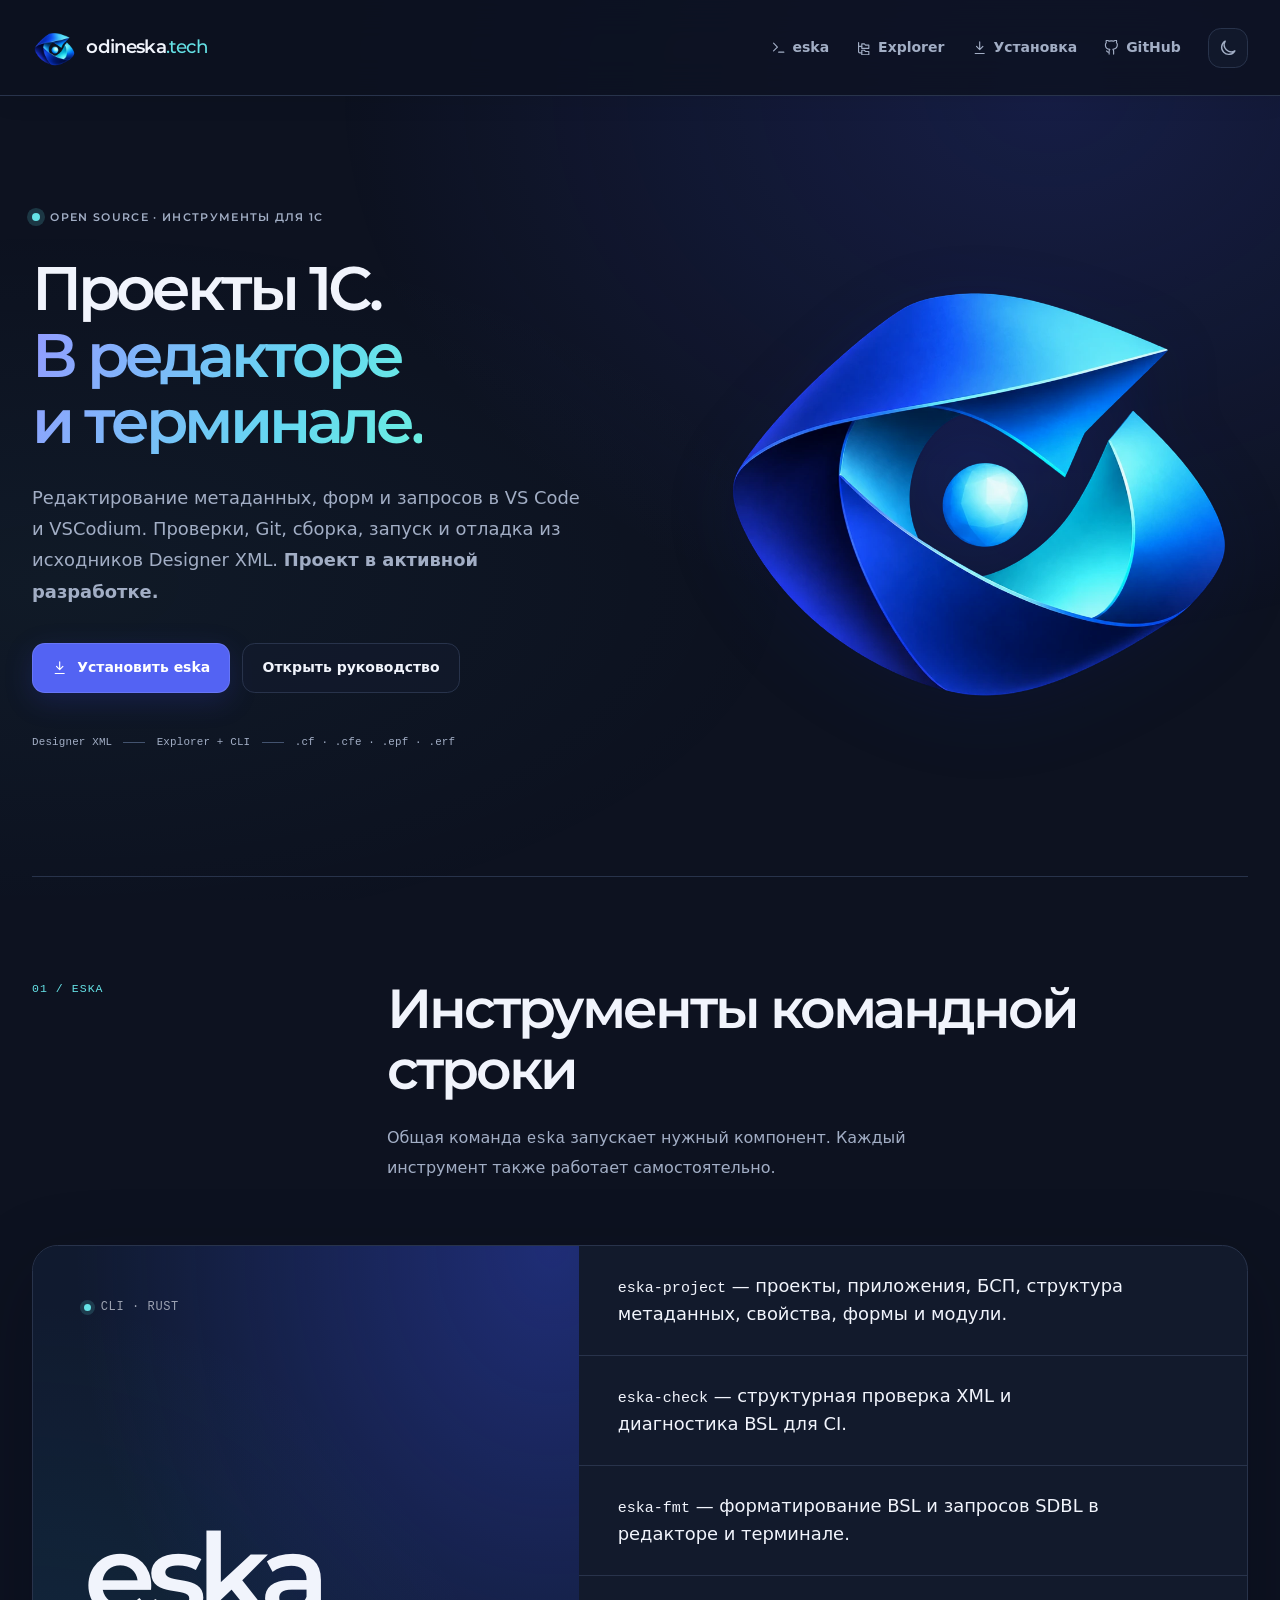
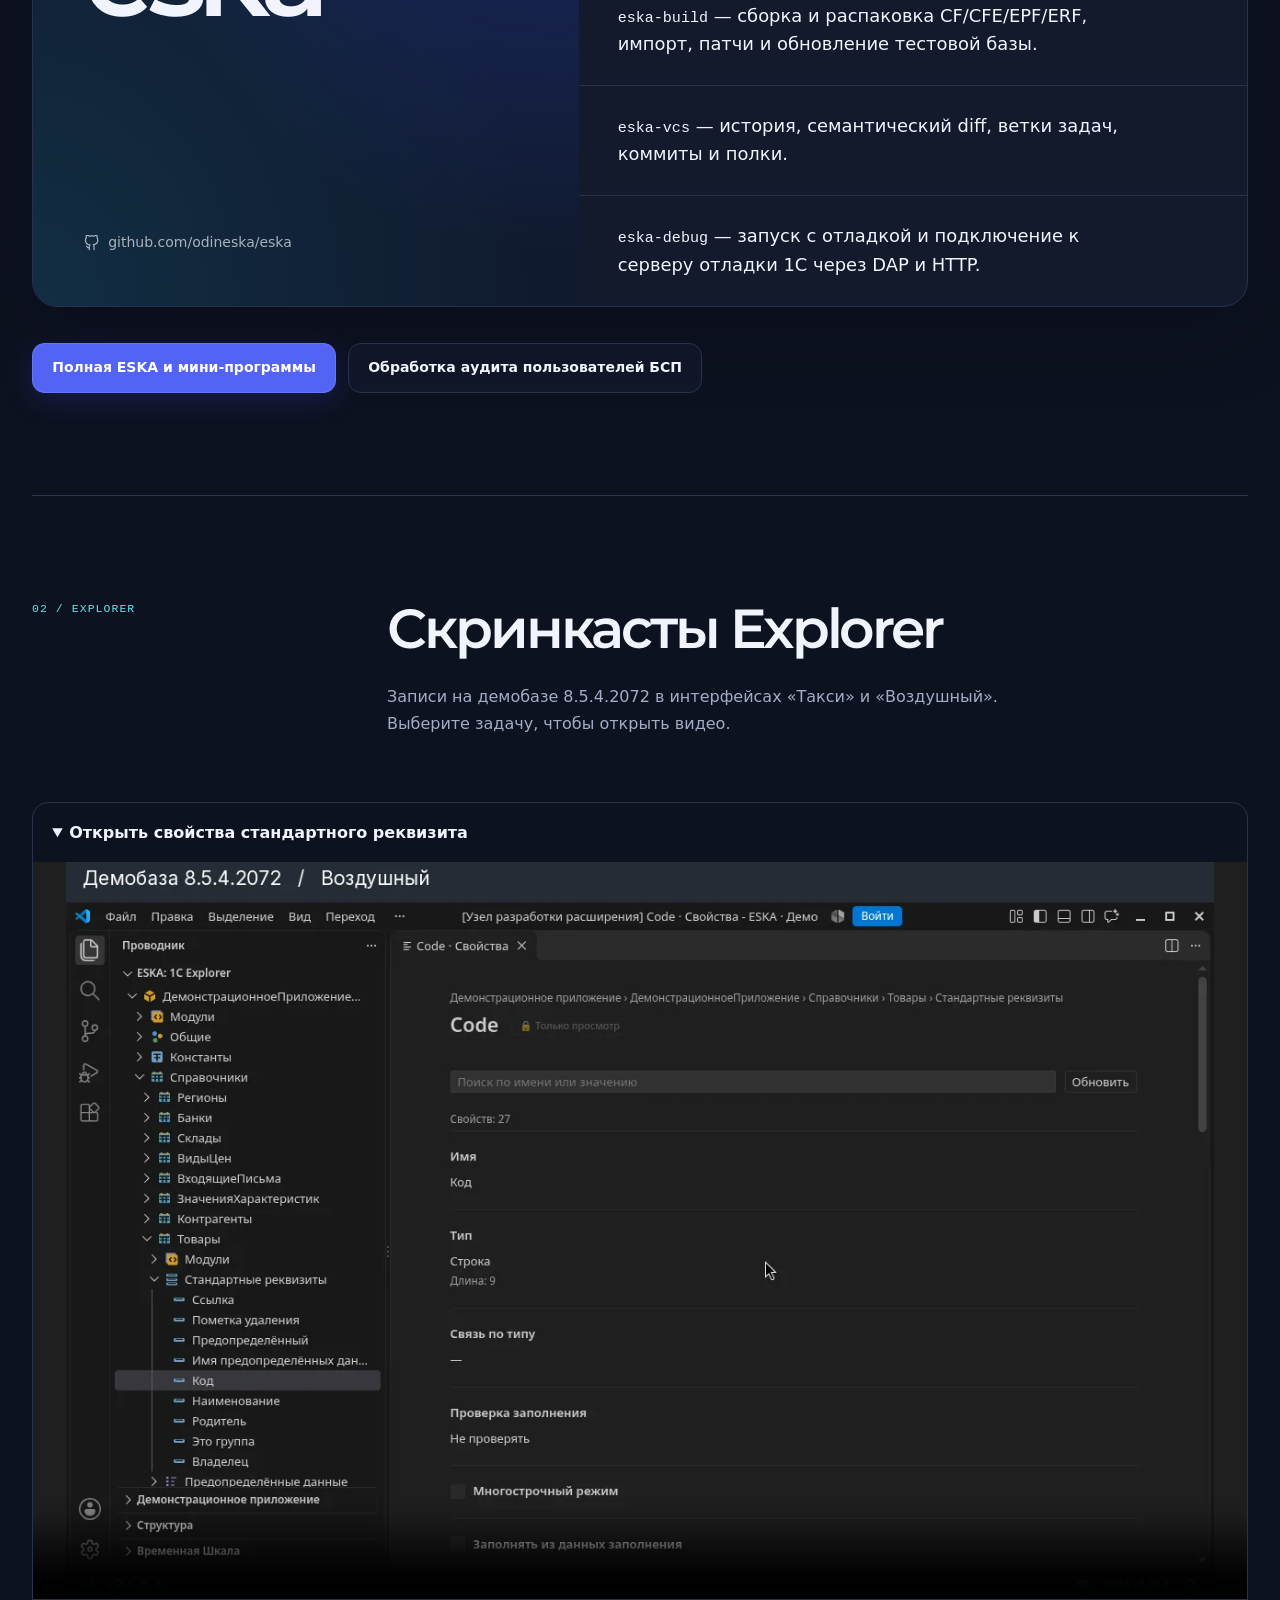
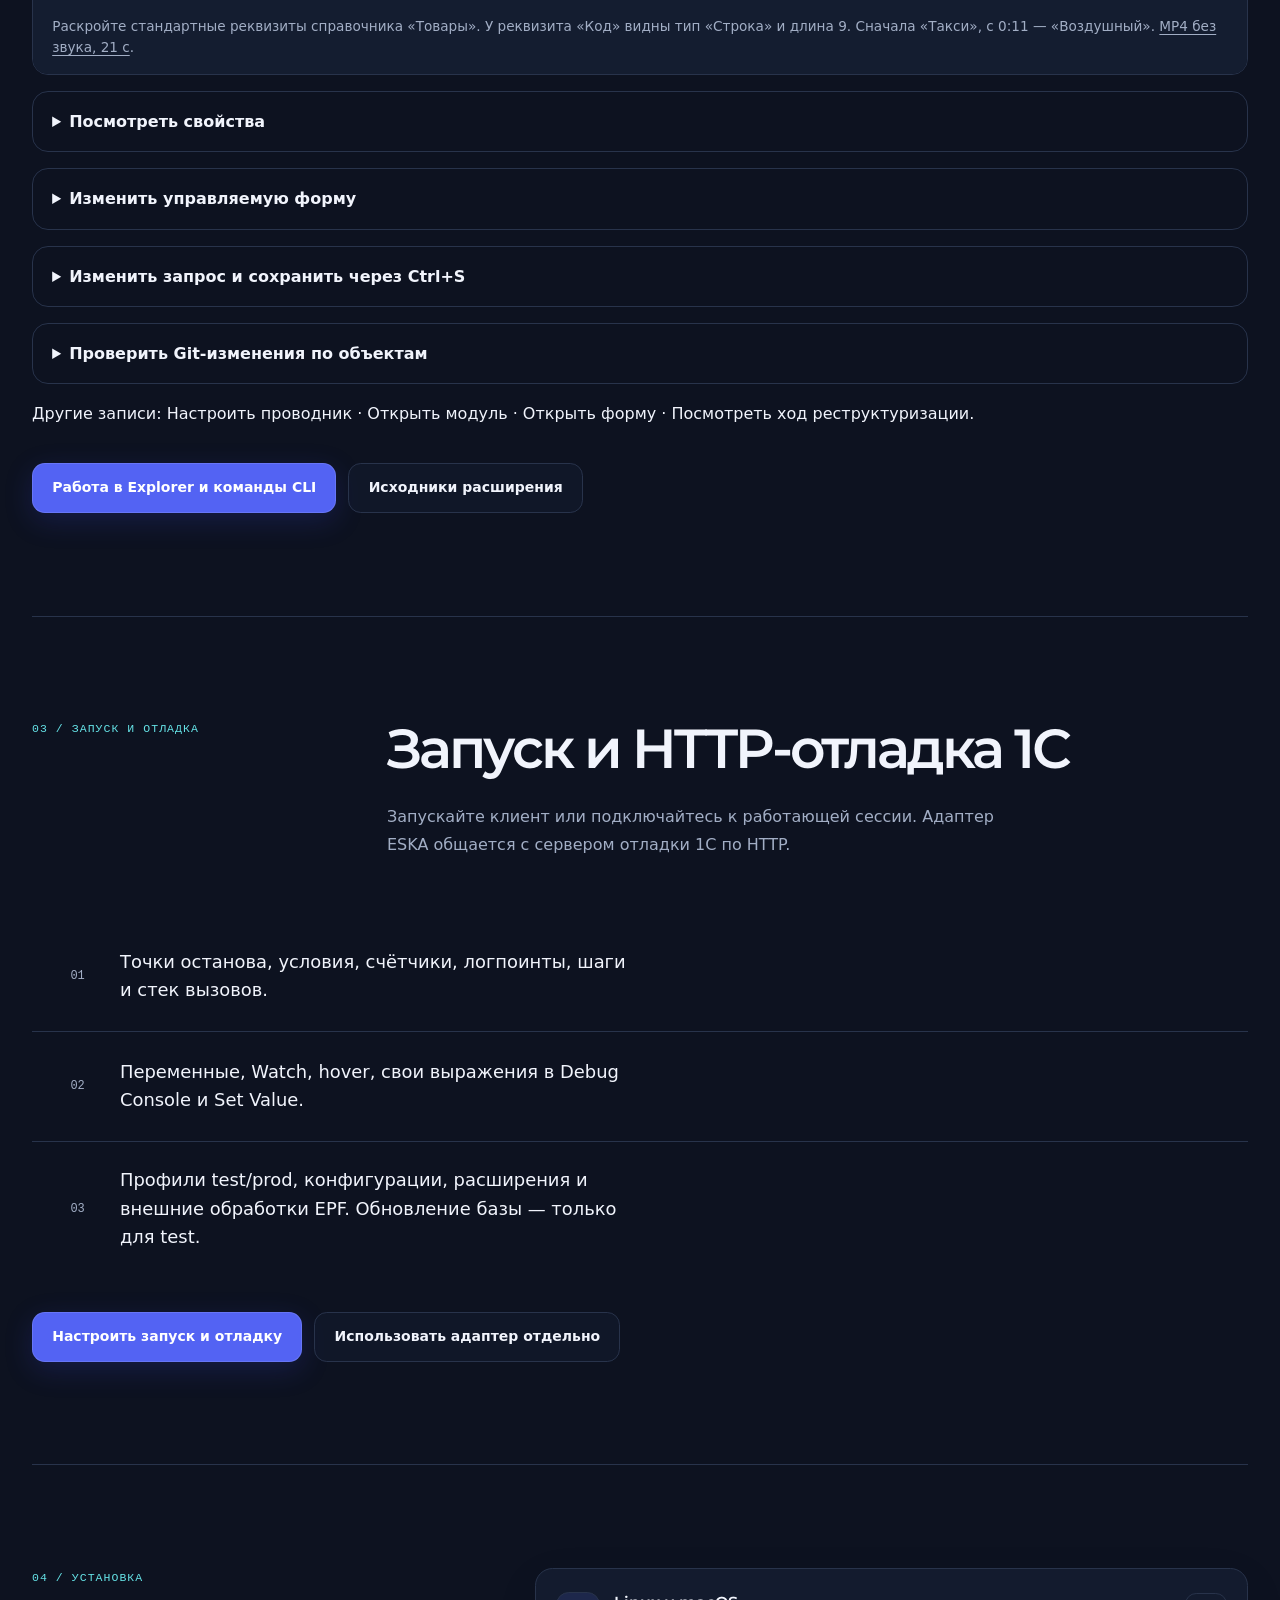
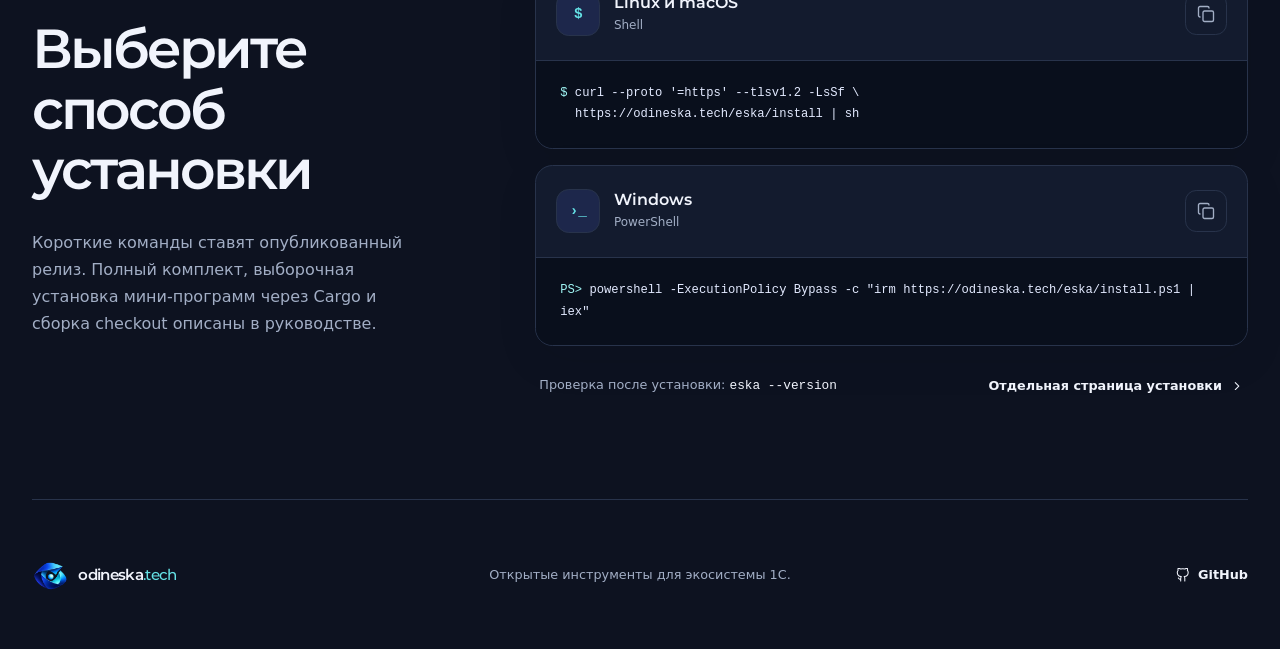
<file: index.html>
<!doctype html>
<html lang="ru" data-theme="dark">
  <head>
    <meta charset="utf-8">
    <meta name="viewport" content="width=device-width, initial-scale=1">
    <meta name="description" content="Odineska — открытые инструменты для разработки на платформе 1С: ESKA и Explorer для редактора, терминала и CI.">
    <meta name="theme-color" content="#0d1220">
    <title>Odineska — инструменты для разработки на 1С</title>
    <script src="./assets/theme.js"></script>
    <link rel="icon" href="./assets/brand/favicon.png" type="image/png">
    <link rel="preload" href="./assets/fonts/montserrat-semibold.woff2" as="font" type="font/woff2" crossorigin>
    <link rel="stylesheet" href="./assets/site.css?v=20261118">
  </head>
  <body>
    <a class="skip-link" href="#content">К содержанию</a>

    <header class="site-header shell">
      <a class="brand" href="./" aria-label="Odineska — главная">
        <img src="./assets/brand/odineska-mark.webp" alt="" width="40" height="40">
        <span class="brand-name">odineska<span>.tech</span></span>
      </a>

      <nav class="site-nav" aria-label="Основная навигация">
        <a href="#eska"><svg class="icon" aria-hidden="true"><use href="./assets/icons.svg#terminal"></use></svg>eska</a>
        <a href="#explorer"><svg class="icon" aria-hidden="true"><use href="./assets/icons.svg?v=2#folder-tree"></use></svg>Explorer</a>
        <a href="#install"><svg class="icon" aria-hidden="true"><use href="./assets/icons.svg#download"></use></svg>Установка</a>
        <a href="https://github.com/odineska" target="_blank" rel="noreferrer"><svg class="icon" aria-hidden="true"><use href="./assets/icons.svg#github"></use></svg>GitHub</a>
        <button class="theme-toggle" type="button" data-theme-toggle aria-label="Включить тёмную тему">
          <svg class="sun-icon" viewBox="0 0 24 24" aria-hidden="true">
            <circle cx="12" cy="12" r="3.5"></circle>
            <path d="M12 2v2M12 20v2M4.93 4.93l1.42 1.42M17.65 17.65l1.42 1.42M2 12h2M20 12h2M4.93 19.07l1.42-1.42M17.65 6.35l1.42-1.42"></path>
          </svg>
          <svg class="moon-icon" viewBox="0 0 24 24" aria-hidden="true">
            <path d="M20.25 15.35A8.5 8.5 0 0 1 8.65 3.75a8.5 8.5 0 1 0 11.6 11.6Z"></path>
          </svg>
        </button>
      </nav>
    </header>

    <main id="content">
      <section class="hero shell">
        <div class="hero-copy">
          <p class="eyebrow"><span></span> Open source · инструменты для 1С</p>
          <h1><span>Проекты 1С.</span><em><span>В редакторе</span><span>и терминале.</span></em></h1>
          <p class="hero-lead">Редактирование метаданных, форм и запросов в VS Code и VSCodium. Проверки, Git, сборка, запуск и отладка из исходников Designer XML. <strong>Проект в активной разработке.</strong></p>
          <div class="hero-actions">
            <a class="button button-primary" href="#install">
              <svg class="icon" aria-hidden="true"><use href="./assets/icons.svg#download"></use></svg>
              Установить eska
            </a>
            <a class="button button-quiet" href="./eska/docs/">Открыть руководство</a>
          </div>
          <p aria-label="Рабочий процесс: Designer XML, Explorer и CLI, файл поставки" class="hero-flow"><span>Designer XML</span><i aria-hidden="true"></i><span>Explorer + CLI</span><i aria-hidden="true"></i><span>.cf · .cfe · .epf · .erf</span></p>
        </div>

        <div class="prism-stage">
          <img src="./assets/brand/odineska-prism.webp" alt="Призма Odineska: объёмный глаз из переплетённых плоскостей индиго и бирюзы" width="960" height="960" fetchpriority="high">
        </div>
      </section>

      <section class="product-section shell" id="eska">
        <div class="section-intro">
          <p class="section-index">01 / eska</p>
          <div class="section-copy">
            <h2>Инструменты командной строки</h2>
            <p>Общая команда <code>eska</code> запускает нужный компонент. Каждый инструмент также работает самостоятельно.</p>
          </div>
        </div>
        <article class="product-card">
          <div class="product-name">
            <div>
              <span aria-hidden="true" class="status-dot"></span>
              <span>CLI · Rust</span>
            </div>
            <strong>
              eska
            </strong>
            <a class="link-with-icon" href="https://github.com/odineska/eska" rel="noreferrer" target="_blank">
      <svg aria-hidden="true" class="icon"><use href="./assets/icons.svg#github"></use></svg>
                    github.com/odineska/eska
                  </a>
          </div>
          <div class="feature-list">
            <div class="feature-row"><p><code>eska-project</code> — проекты, приложения, БСП, структура метаданных, свойства, формы и модули.</p></div>
            <div class="feature-row"><p><code>eska-check</code> — структурная проверка XML и диагностика BSL для CI.</p></div>
            <div class="feature-row"><p><code>eska-fmt</code> — форматирование BSL и запросов SDBL в редакторе и терминале.</p></div>
            <div class="feature-row"><p><code>eska-build</code> — сборка и распаковка CF/CFE/EPF/ERF, импорт, патчи и обновление тестовой базы.</p></div>
            <div class="feature-row"><p><code>eska-vcs</code> — история, семантический diff, ветки задач, коммиты и полки.</p></div>
            <div class="feature-row"><p><code>eska-debug</code> — запуск с отладкой и подключение к серверу отладки 1С через DAP и HTTP.</p></div>
          </div>

        </article>
        <div class="hero-actions">
          <a class="button button-primary" href="./eska/docs/#components">Полная ESKA и мини-программы</a>
          <a class="button button-quiet" href="./eska/docs/#practice">Обработка аудита пользователей БСП</a>
        </div>
      </section>

      <section class="product-section shell" id="explorer">
        <div class="section-intro">
          <p class="section-index">02 / explorer</p>
          <div class="section-copy">
            <h2>Скринкасты Explorer</h2>
            <p>Записи на демобазе 8.5.4.2072 в интерфейсах «Такси» и «Воздушный». Выберите задачу, чтобы открыть видео.</p>
          </div>
        </div>
        <div class="demo-gallery">
          <details class="demo-scenario" open><summary>Открыть свойства стандартного реквизита</summary>
<figure class="doc-screenshot demo-figure" id="overview-standard-attributes">
  <video class="demo-video" controls muted playsinline preload="none" width="1248" height="802" poster="./assets/demos/2026-11-26/explorer-standard-attributes.webp" aria-label="Посмотреть тип стандартного реквизита" aria-describedby="overview-standard-attributes-caption">
    <source src="./assets/demos/2026-11-26/explorer-standard-attributes.mp4" type="video/mp4">
    <a href="./assets/demos/2026-11-26/explorer-standard-attributes.mp4">Посмотреть тип стандартного реквизита (MP4)</a>
  </video>
  <figcaption id="overview-standard-attributes-caption">Раскройте стандартные реквизиты справочника «Товары». У реквизита «Код» видны тип «Строка» и длина 9. Сначала «Такси», с 0:11 — «Воздушный». <a href="./assets/demos/2026-11-26/explorer-standard-attributes.mp4">MP4 без звука, 21 с</a>.</figcaption>
</figure>
          </details>
          <details class="demo-scenario"><summary>Посмотреть свойства</summary>
<figure class="doc-screenshot demo-figure" id="overview-properties">
  <video class="demo-video" controls muted playsinline preload="none" width="1248" height="802" poster="./assets/demos/2026-11-26/explorer-properties.webp" aria-label="Перейти от свойства к XML" aria-describedby="overview-properties-caption">
    <source src="./assets/demos/2026-11-26/explorer-properties.mp4" type="video/mp4">
    <a href="./assets/demos/2026-11-26/explorer-properties.mp4">Перейти от свойства к XML (MP4)</a>
  </video>
  <figcaption id="overview-properties-caption">Откройте свойства справочника «Товары» и перейдите из карточки к элементу «Имя» в XML. Сначала «Такси», с 0:14 — «Воздушный». <a href="./assets/demos/2026-11-26/explorer-properties.mp4">MP4 без звука, 28 с</a>.</figcaption>
</figure>
          </details>
          <details class="demo-scenario"><summary>Изменить управляемую форму</summary>
<figure class="doc-screenshot demo-figure" id="overview-form-edit">
  <video class="demo-video" controls muted playsinline preload="none" width="1440" height="944" poster="./assets/demos/2026-11-26/explorer-form-edit.webp" aria-label="Изменить заголовок поля на форме заказа" aria-describedby="overview-form-edit-caption">
    <source src="./assets/demos/2026-11-26/explorer-form-edit.mp4" type="video/mp4">
    <a href="./assets/demos/2026-11-26/explorer-form-edit.mp4">Изменить заголовок поля на форме заказа (MP4)</a>
  </video>
  <figcaption id="overview-form-edit-caption">В форме документа «Заказ» измените заголовок поля «Покупатель» на «Клиент», проверьте результат в предпросмотре и отмените изменение. Сначала «Такси», с 0:13 — «Воздушный». <a href="./assets/demos/2026-11-26/explorer-form-edit.mp4">MP4 без звука, 25 с</a>.</figcaption>
</figure>
          </details>
          <details class="demo-scenario"><summary>Изменить запрос и сохранить через Ctrl+S</summary>
<figure class="doc-screenshot demo-figure" id="overview-query">
  <video class="demo-video" controls muted playsinline preload="none" width="1280" height="844" poster="./assets/demos/2026-11-26/explorer-query.webp" aria-label="Добавить сортировку и сохранить запрос" aria-describedby="overview-query-caption">
    <source src="./assets/demos/2026-11-26/explorer-query.mp4" type="video/mp4">
    <a href="./assets/demos/2026-11-26/explorer-query.mp4">Добавить сортировку и сохранить запрос (MP4)</a>
  </video>
  <figcaption id="overview-query-caption">Откройте запрос из общего модуля «Пользователи», добавьте сортировку по наименованию и сохраните изменение в модуле BSL. Сначала «Такси», с 0:12 — «Воздушный». <a href="./assets/demos/2026-11-26/explorer-query.mp4">MP4 без звука, 23 с</a>.</figcaption>
</figure>
          </details>
          <details class="demo-scenario"><summary>Проверить Git-изменения по объектам</summary>
<figure class="doc-screenshot demo-figure" id="overview-scm">
  <video class="demo-video" controls muted playsinline preload="none" width="1280" height="844" poster="./assets/demos/2026-11-26/explorer-scm.webp" aria-label="Сравнить модули двух справочников" aria-describedby="overview-scm-caption">
    <source src="./assets/demos/2026-11-26/explorer-scm.mp4" type="video/mp4">
    <a href="./assets/demos/2026-11-26/explorer-scm.mp4">Сравнить модули двух справочников (MP4)</a>
  </video>
  <figcaption id="overview-scm-caption">В панели Git выберите изменения модулей объектов справочников «Контрагенты» и «Товары». В сравнении виден исходник выбранного объекта. Сначала «Такси», с 0:11 — «Воздушный». <a href="./assets/demos/2026-11-26/explorer-scm.mp4">MP4 без звука, 20 с</a>.</figcaption>
</figure>
          </details>
        </div>

        <p>Другие записи: <a id="overview-setup" href="./eska/docs/#demo-setup">Настроить проводник</a> · <a id="overview-tree" href="./eska/docs/#demo-tree">Открыть модуль</a> · <a id="overview-forms" href="./eska/docs/#demo-forms">Открыть форму</a> · <a href="./eska/docs/#demo-apply">Посмотреть ход реструктуризации</a>.</p>
        <div class="hero-actions">
          <a class="button button-primary" href="./eska/docs/explorer/">Работа в Explorer и команды CLI</a>
          <a class="button button-quiet" href="https://github.com/odineska/eska-vscode-explorer">Исходники расширения</a>
        </div>
      </section>

      <section class="product-section shell" id="debug">
        <div class="section-intro">
          <p class="section-index">03 / запуск и отладка</p>
          <div class="section-copy">
            <h2>Запуск и HTTP-отладка 1С</h2>
            <p>Запускайте клиент или подключайтесь к работающей сессии. Адаптер ESKA общается с сервером отладки 1С по HTTP.</p>
          </div>
        </div>
        <div class="feature-list">
          <div class="feature-row"><span>01</span><p>Точки останова, условия, счётчики, логпоинты, шаги и стек вызовов.</p></div>
          <div class="feature-row"><span>02</span><p>Переменные, Watch, hover, свои выражения в Debug Console и Set Value.</p></div>
          <div class="feature-row"><span>03</span><p>Профили test/prod, конфигурации, расширения и внешние обработки EPF. Обновление базы — только для test.</p></div>
        </div>
        <div class="hero-actions">
          <a class="button button-primary" href="./eska/docs/#debug">Настроить запуск и отладку</a>
          <a class="button button-quiet" href="https://github.com/odineska/eska/blob/main/docs/eska-debug-standalone.md">Использовать адаптер отдельно</a>
        </div>
      </section>

      <section class="install-section shell" id="install">
        <div class="section-intro install-intro">
          <p class="section-index">04 / установка</p>
          <h2>Выберите<br>способ установки</h2>
          <p>Короткие команды ставят опубликованный релиз. Полный комплект, выборочная установка мини-программ через Cargo и сборка checkout описаны в руководстве.</p>
        </div>

        <div class="install-grid">
          <article class="command-card">
            <div class="command-heading">
              <div>
                <span class="platform-icon" aria-hidden="true">$</span>
                <div>
                  <h3>Linux и macOS</h3>
                  <p>Shell</p>
                </div>
              </div>
              <button class="copy-button" type="button" data-copy="curl --proto '=https' --tlsv1.2 -LsSf https://odineska.tech/eska/install | sh" aria-label="Копировать команду">
                <svg class="icon icon-copy" aria-hidden="true"><use href="./assets/icons.svg#copy"></use></svg>
                <svg class="icon icon-check" aria-hidden="true"><use href="./assets/icons.svg#check"></use></svg>
              </button>
            </div>
            <pre><code><span class="prompt">$</span> curl --proto '=https' --tlsv1.2 -LsSf \
  https://odineska.tech/eska/install | sh</code></pre>
          </article>

          <article class="command-card">
            <div class="command-heading">
              <div>
                <span class="platform-icon" aria-hidden="true">›_</span>
                <div>
                  <h3>Windows</h3>
                  <p>PowerShell</p>
                </div>
              </div>
              <button class="copy-button" type="button" data-copy="powershell -ExecutionPolicy Bypass -c &quot;irm https://odineska.tech/eska/install.ps1 | iex&quot;" aria-label="Копировать команду">
                <svg class="icon icon-copy" aria-hidden="true"><use href="./assets/icons.svg#copy"></use></svg>
                <svg class="icon icon-check" aria-hidden="true"><use href="./assets/icons.svg#check"></use></svg>
              </button>
            </div>
            <pre><code><span class="prompt">PS&gt;</span> powershell -ExecutionPolicy Bypass -c "irm https://odineska.tech/eska/install.ps1 | iex"</code></pre>
          </article>

          <div class="install-footer">
            <p>Проверка после установки: <code>eska --version</code></p>
            <a class="link-with-icon" href="./eska/">Отдельная страница установки <svg class="icon" aria-hidden="true"><use href="./assets/icons.svg#arrow-right"></use></svg></a>
          </div>
        </div>
      </section>
    </main>

    <footer class="site-footer shell">
      <a class="brand footer-brand" href="./" aria-label="Odineska — главная">
        <img src="./assets/brand/odineska-mark.webp" alt="" width="32" height="32">
        <span class="brand-name">odineska<span>.tech</span></span>
      </a>
      <p>Открытые инструменты для экосистемы 1С.</p>
      <a class="link-with-icon" href="https://github.com/odineska" target="_blank" rel="noreferrer"><svg class="icon" aria-hidden="true"><use href="./assets/icons.svg#github"></use></svg>GitHub</a>
    </footer>

    <div class="copy-toast" role="status" aria-live="polite" aria-atomic="true"></div>
    <script src="./assets/site.js?v=20261113"></script>
  </body>
</html>
</file>
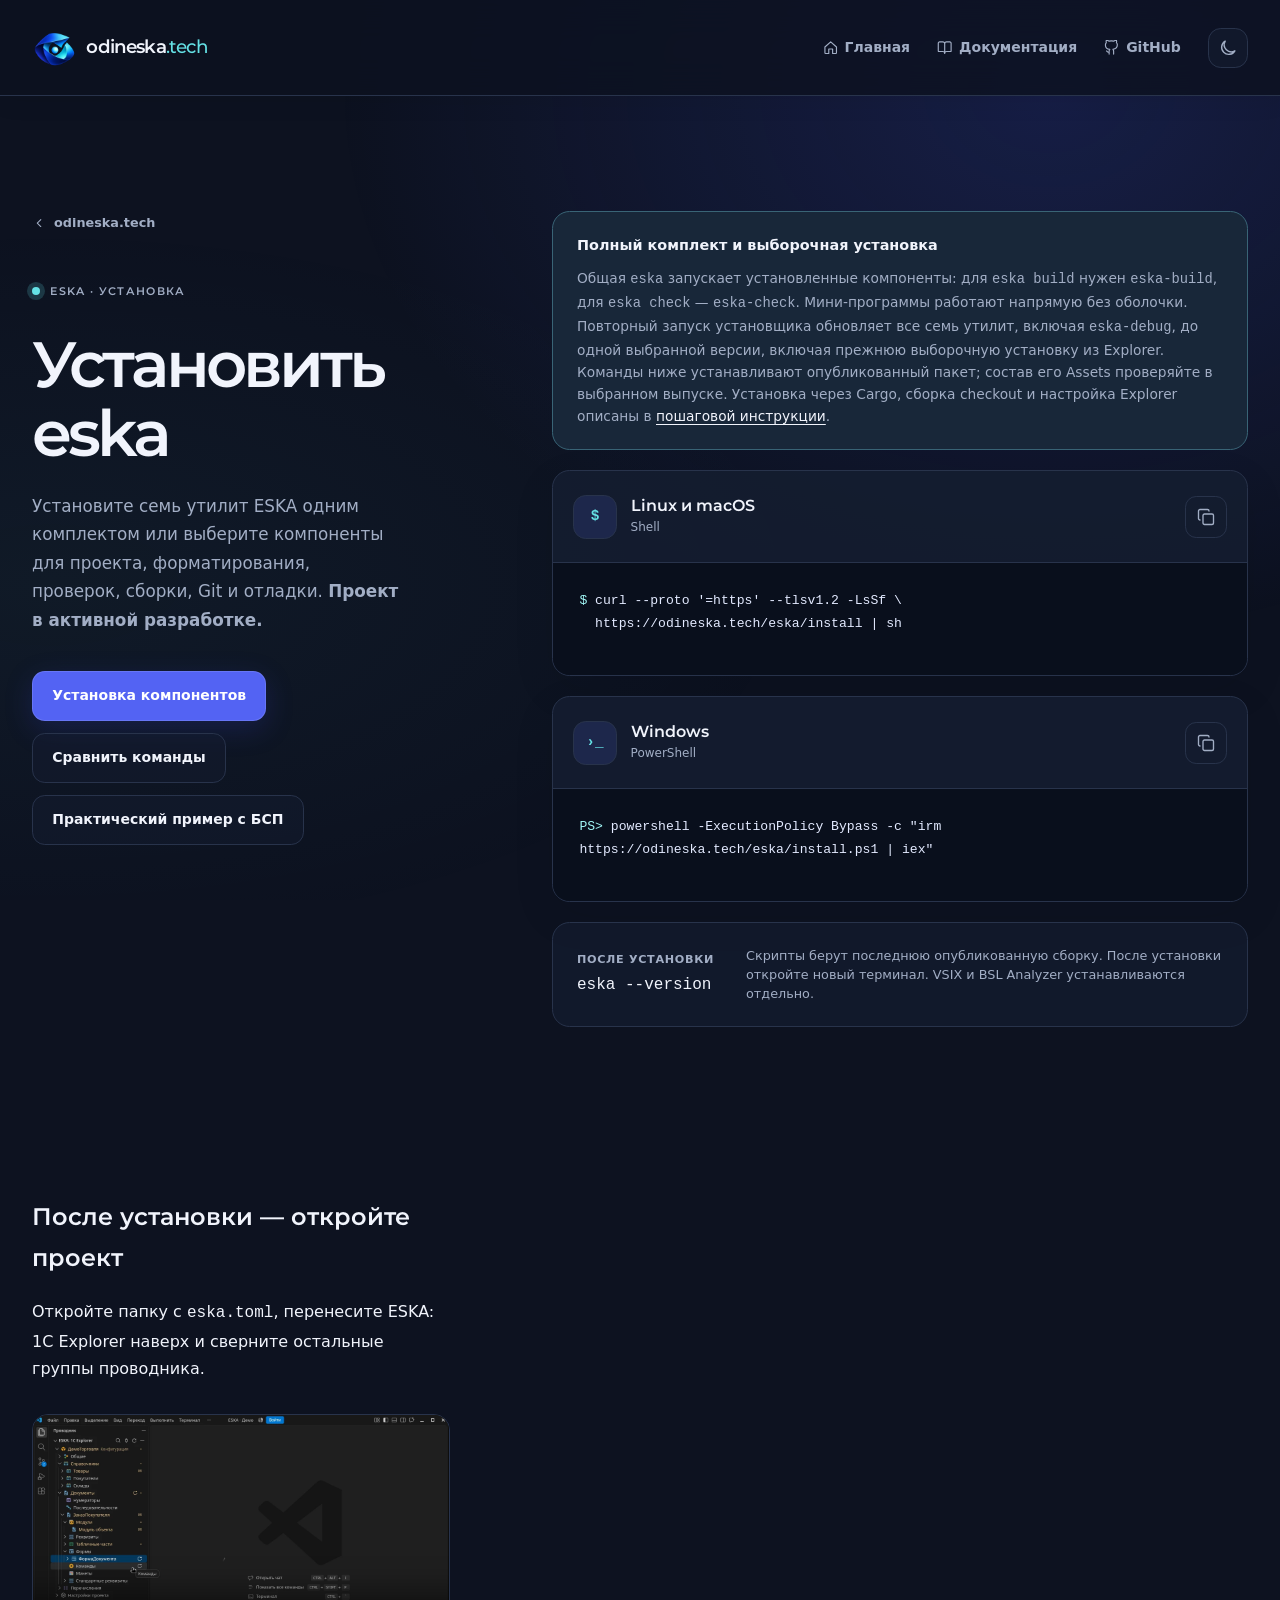
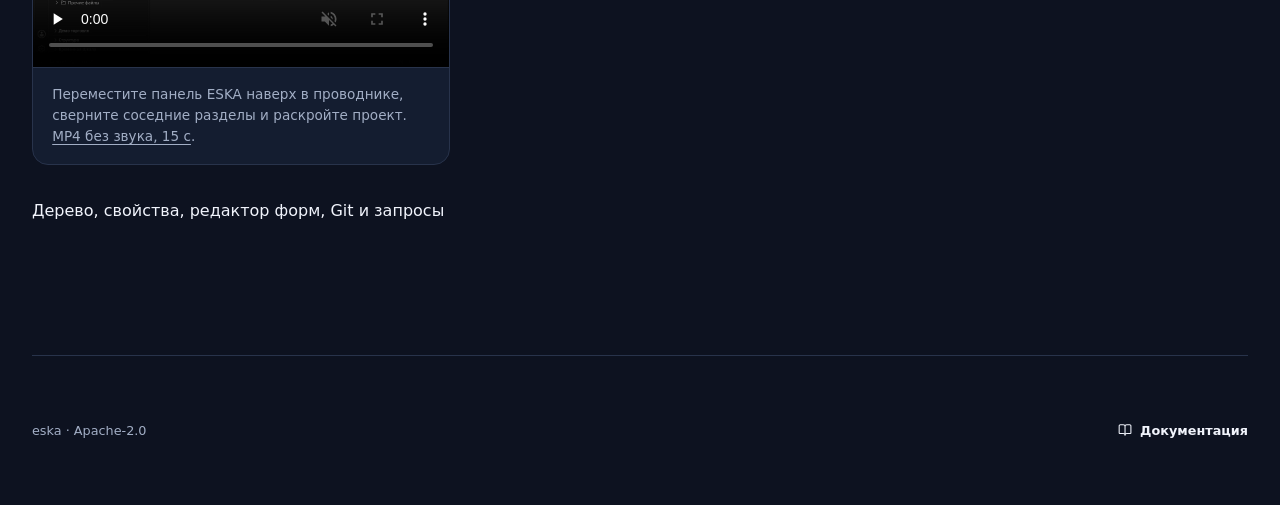
<file: eska/index.html>
<!doctype html>
<html lang="ru" data-theme="dark">
  <head>
    <meta charset="utf-8">
    <meta name="viewport" content="width=device-width, initial-scale=1">
    <meta name="description" content="Установка eska для Linux, macOS и Windows.">
    <meta name="theme-color" content="#0d1220">
    <title>Установка eska · Odineska</title>
    <script src="../assets/theme.js"></script>
    <link rel="icon" href="../assets/brand/favicon.png" type="image/png">
    <link rel="preload" href="../assets/fonts/montserrat-semibold.woff2" as="font" type="font/woff2" crossorigin>
    <link rel="stylesheet" href="../assets/site.css?v=20261113">
  </head>
  <body class="install-page">
    <a class="skip-link" href="#content">К содержанию</a>

    <header class="site-header shell">
      <a class="brand" href="../" aria-label="Odineska — главная">
        <img src="../assets/brand/odineska-mark.webp" alt="" width="40" height="40">
        <span class="brand-name">odineska<span>.tech</span></span>
      </a>

      <nav class="site-nav" aria-label="Основная навигация">
        <a href="../"><svg class="icon" aria-hidden="true"><use href="../assets/icons.svg#home"></use></svg>Главная</a>
        <a href="./docs/"><svg class="icon" aria-hidden="true"><use href="../assets/icons.svg#book-open"></use></svg>Документация</a>
        <a href="https://github.com/odineska/eska" target="_blank" rel="noreferrer"><svg class="icon" aria-hidden="true"><use href="../assets/icons.svg#github"></use></svg>GitHub</a>
        <button class="theme-toggle" type="button" data-theme-toggle aria-label="Включить тёмную тему">
          <svg class="sun-icon" viewBox="0 0 24 24" aria-hidden="true">
            <circle cx="12" cy="12" r="3.5"></circle>
            <path d="M12 2v2M12 20v2M4.93 4.93l1.42 1.42M17.65 17.65l1.42 1.42M2 12h2M20 12h2M4.93 19.07l1.42-1.42M17.65 6.35l1.42-1.42"></path>
          </svg>
          <svg class="moon-icon" viewBox="0 0 24 24" aria-hidden="true">
            <path d="M20.25 15.35A8.5 8.5 0 0 1 8.65 3.75a8.5 8.5 0 1 0 11.6 11.6Z"></path>
          </svg>
        </button>
      </nav>
    </header>

    <main class="install-main shell" id="content">
      <div class="install-hero">
        <a class="back-link" href="../"><svg class="icon" aria-hidden="true"><use href="../assets/icons.svg#arrow-left"></use></svg>odineska.tech</a>
        <p class="eyebrow"><span></span> eska · установка</p>
        <h1>Установить eska</h1>
        <p>Установите семь утилит ESKA одним комплектом или выберите компоненты для проекта, форматирования, проверок, сборки, Git и отладки. <strong>Проект в активной разработке.</strong></p>

        <div class="hero-actions"><a class="button button-primary" href="./docs/#installation">Установка компонентов</a><a class="button button-quiet" href="./docs/#components">Сравнить команды</a><a class="button button-quiet" href="./docs/#practice">Практический пример с БСП</a></div>
      </div>

      <div class="install-grid standalone-install">
        <div class="doc-callout install-release-note"><strong>Полный комплект и выборочная установка</strong><p>Общая <code>eska</code> запускает установленные компоненты: для <code>eska build</code> нужен <code>eska-build</code>, для <code>eska check</code> — <code>eska-check</code>. Мини-программы работают напрямую без оболочки. Повторный запуск установщика обновляет все семь утилит, включая <code>eska-debug</code>, до одной выбранной версии, включая прежнюю выборочную установку из Explorer. Команды ниже устанавливают опубликованный пакет; состав его Assets проверяйте в выбранном выпуске. Установка через Cargo, сборка checkout и настройка Explorer описаны в <a href="./docs/#installation">пошаговой инструкции</a>.</p></div>

        <article class="command-card">
          <div class="command-heading">
            <div>
              <span class="platform-icon" aria-hidden="true">$</span>
              <div>
                <h2>Linux и macOS</h2>
                <p>Shell</p>
              </div>
            </div>
            <button class="copy-button" type="button" data-copy="curl --proto '=https' --tlsv1.2 -LsSf https://odineska.tech/eska/install | sh" aria-label="Копировать команду">
              <svg class="icon icon-copy" aria-hidden="true"><use href="../assets/icons.svg#copy"></use></svg>
              <svg class="icon icon-check" aria-hidden="true"><use href="../assets/icons.svg#check"></use></svg>
            </button>
          </div>
          <pre><code><span class="prompt">$</span> curl --proto '=https' --tlsv1.2 -LsSf \
  https://odineska.tech/eska/install | sh</code></pre>
        </article>

        <article class="command-card">
          <div class="command-heading">
            <div>
              <span class="platform-icon" aria-hidden="true">›_</span>
              <div>
                <h2>Windows</h2>
                <p>PowerShell</p>
              </div>
            </div>
            <button class="copy-button" type="button" data-copy="powershell -ExecutionPolicy Bypass -c &quot;irm https://odineska.tech/eska/install.ps1 | iex&quot;" aria-label="Копировать команду">
              <svg class="icon icon-copy" aria-hidden="true"><use href="../assets/icons.svg#copy"></use></svg>
              <svg class="icon icon-check" aria-hidden="true"><use href="../assets/icons.svg#check"></use></svg>
            </button>
          </div>
          <pre><code><span class="prompt">PS&gt;</span> powershell -ExecutionPolicy Bypass -c "irm https://odineska.tech/eska/install.ps1 | iex"</code></pre>
        </article>

        <div class="install-note">
          <div>
            <span>После установки</span>
            <code>eska --version</code>
          </div>
          <p>Скрипты берут последнюю опубликованную сборку. После установки откройте новый терминал. VSIX и BSL Analyzer устанавливаются отдельно.</p>
        </div>
      </div>
      <section class="install-demo" aria-labelledby="install-demo-title">
        <h2 id="install-demo-title">После установки — откройте проект</h2>
        <p>Откройте папку с <code>eska.toml</code>, перенесите ESKA: 1C Explorer наверх и сверните остальные группы проводника.</p>
<figure class="doc-screenshot demo-figure" id="install-setup">
  <video class="demo-video" controls muted playsinline preload="none" width="1248" height="758" poster="../assets/demos/2026-11-18/explorer-setup.webp" aria-label="Настроить проводник" aria-describedby="install-setup-caption">
    <source src="../assets/demos/2026-11-18/explorer-setup.mp4" type="video/mp4"/>
    <a href="../assets/demos/2026-11-18/explorer-setup.mp4">Открыть видео «Настроить проводник»</a>
  </video>
  <figcaption id="install-setup-caption">Переместите панель ESKA наверх в проводнике, сверните соседние разделы и раскройте проект. <a href="../assets/demos/2026-11-18/explorer-setup.mp4">MP4 без звука, 15 с</a>.</figcaption>
</figure>
        <p><a href="./docs/#explorer">Дерево, свойства, редактор форм, Git и запросы</a></p>
      </section>
    </main>

    <footer class="site-footer shell compact-footer">
      <p>eska · Apache-2.0</p>
      <a class="link-with-icon" href="./docs/"><svg class="icon" aria-hidden="true"><use href="../assets/icons.svg#book-open"></use></svg>Документация</a>
    </footer>

    <div class="copy-toast" role="status" aria-live="polite" aria-atomic="true"></div>
    <script src="../assets/site.js?v=20261113"></script>
  </body>
</html>
</file>
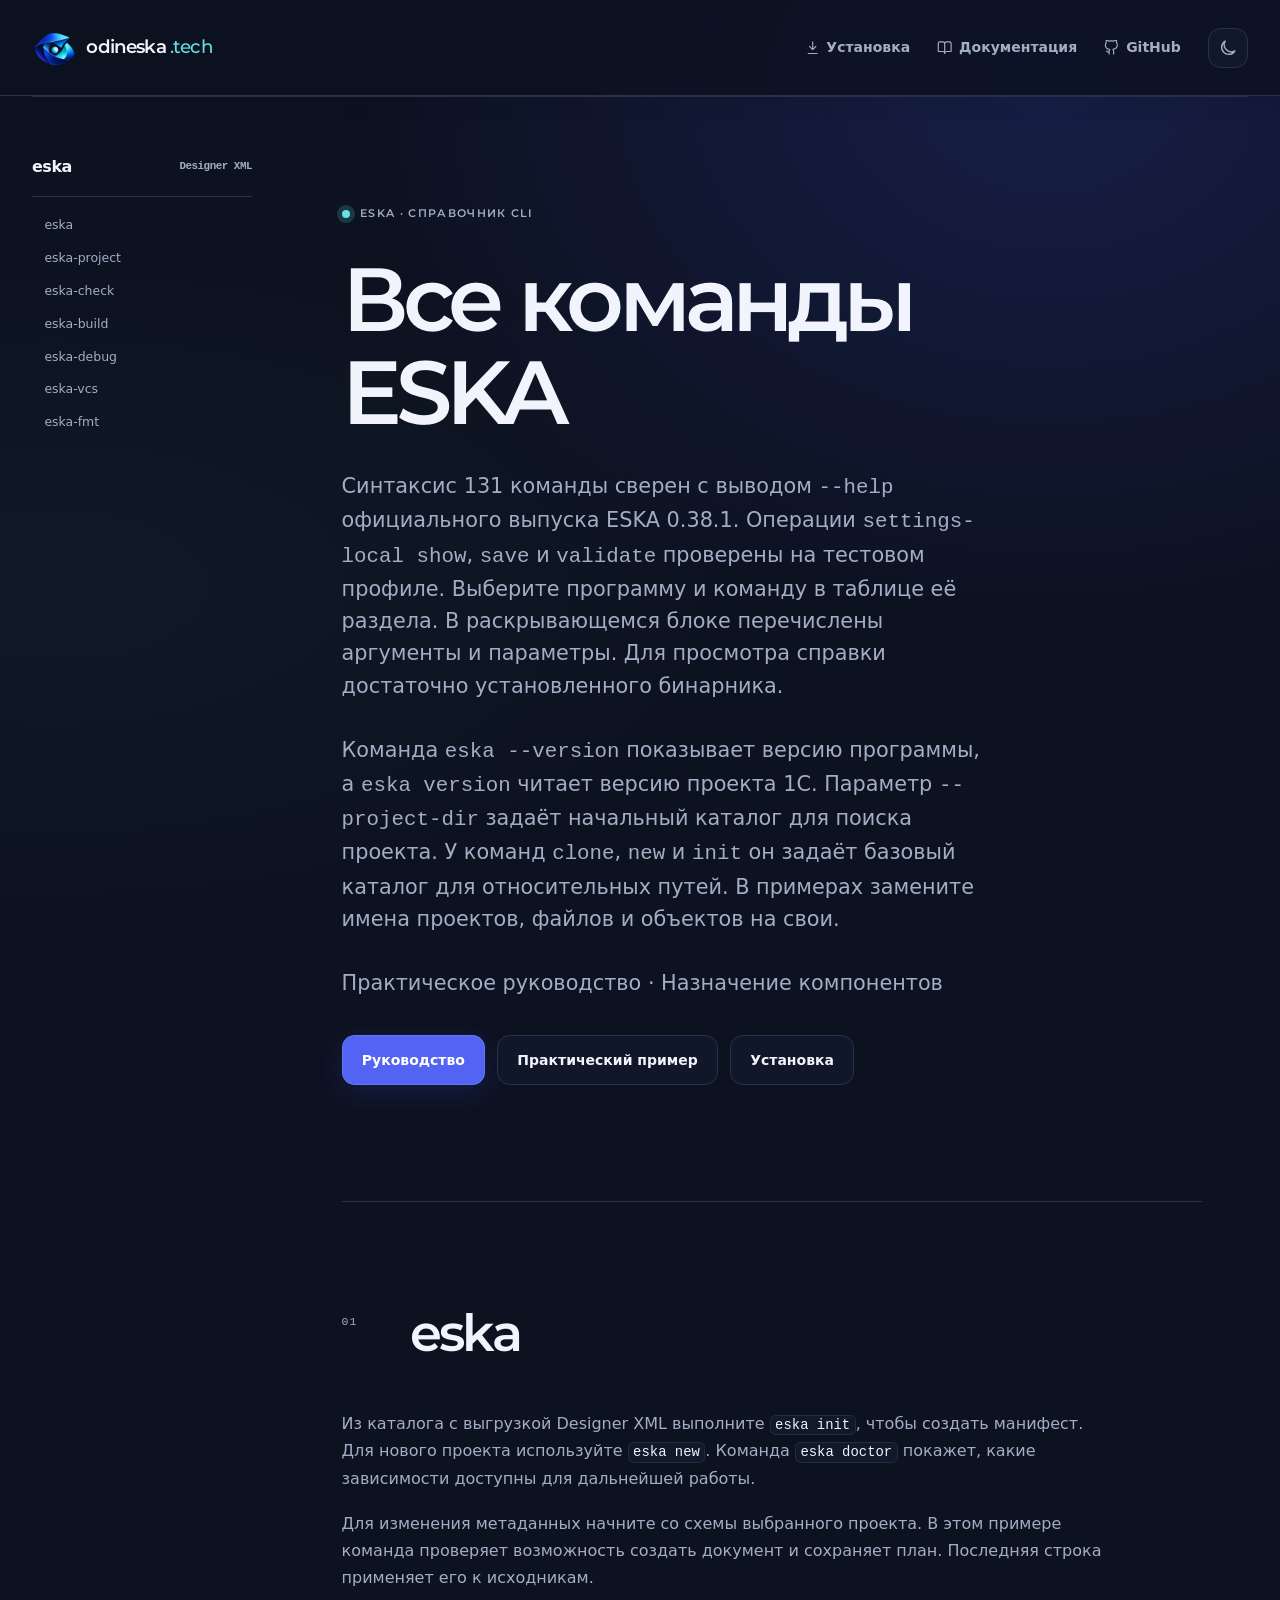
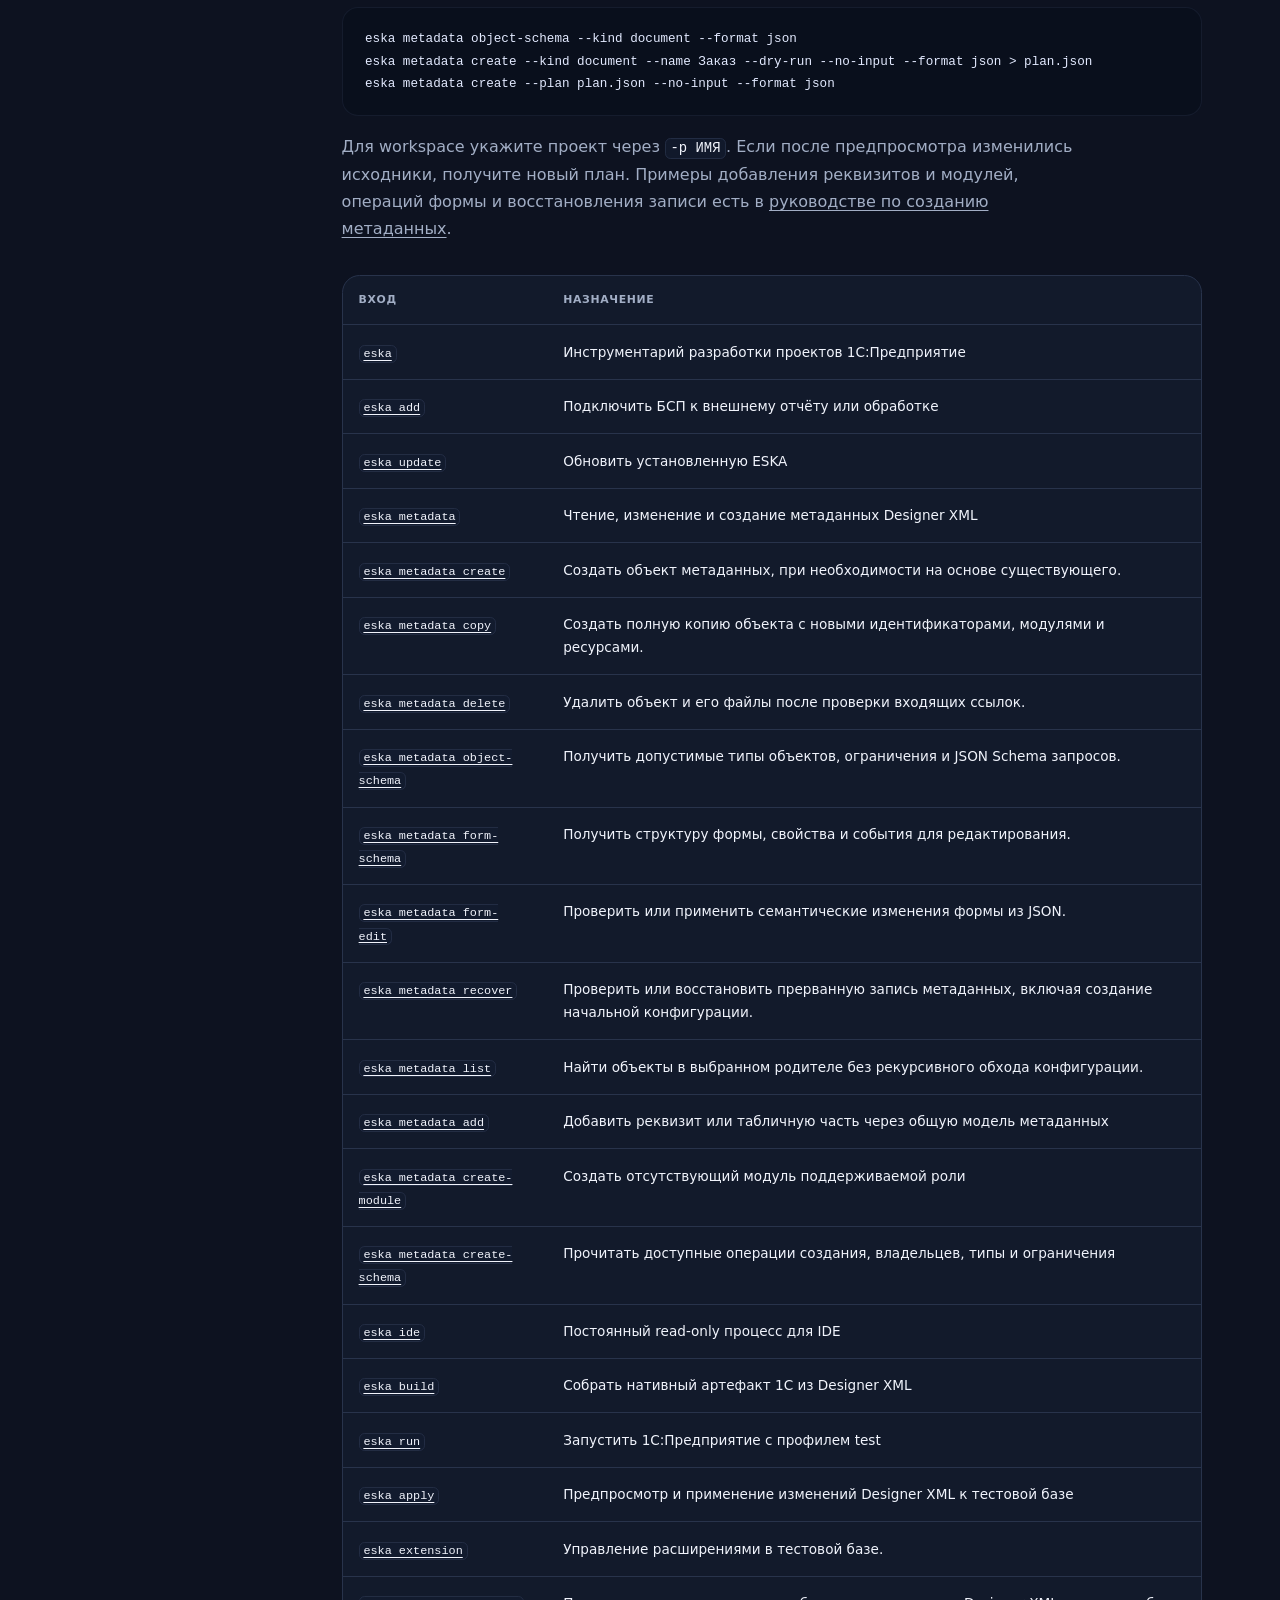
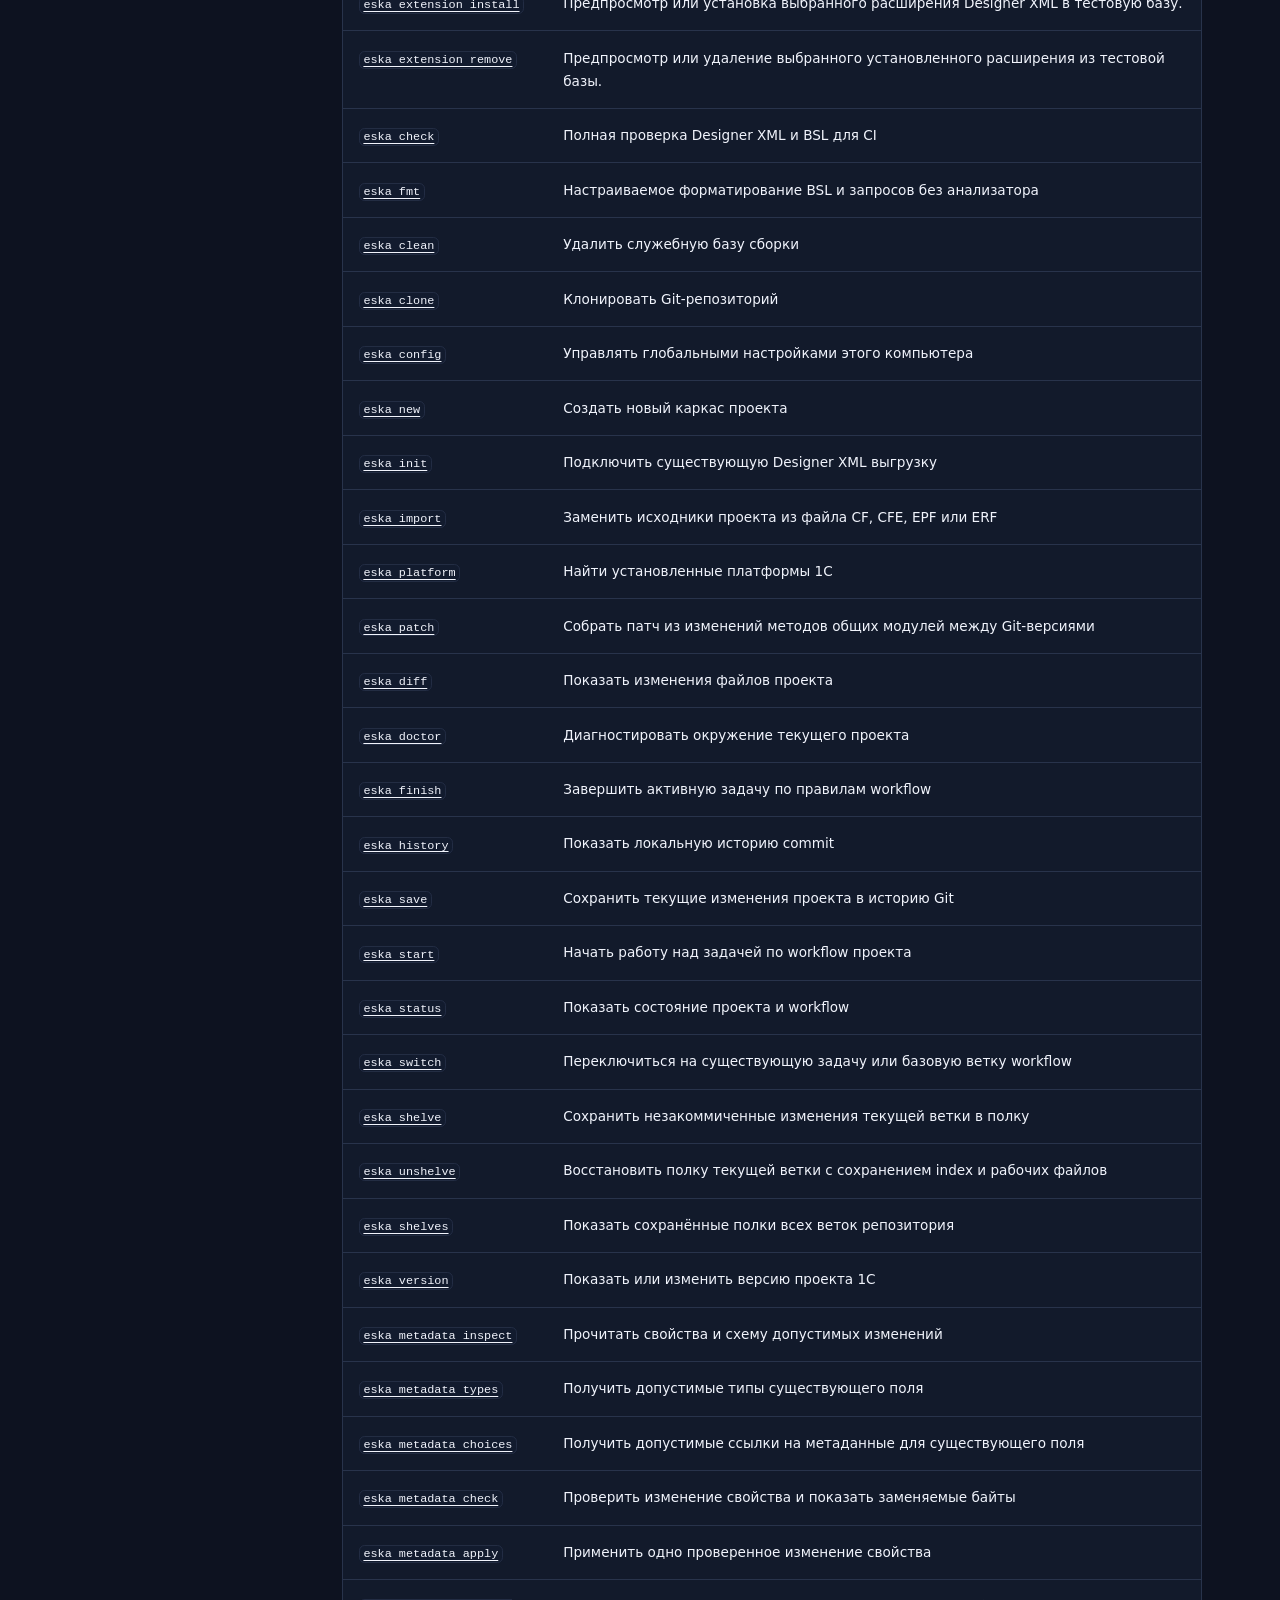
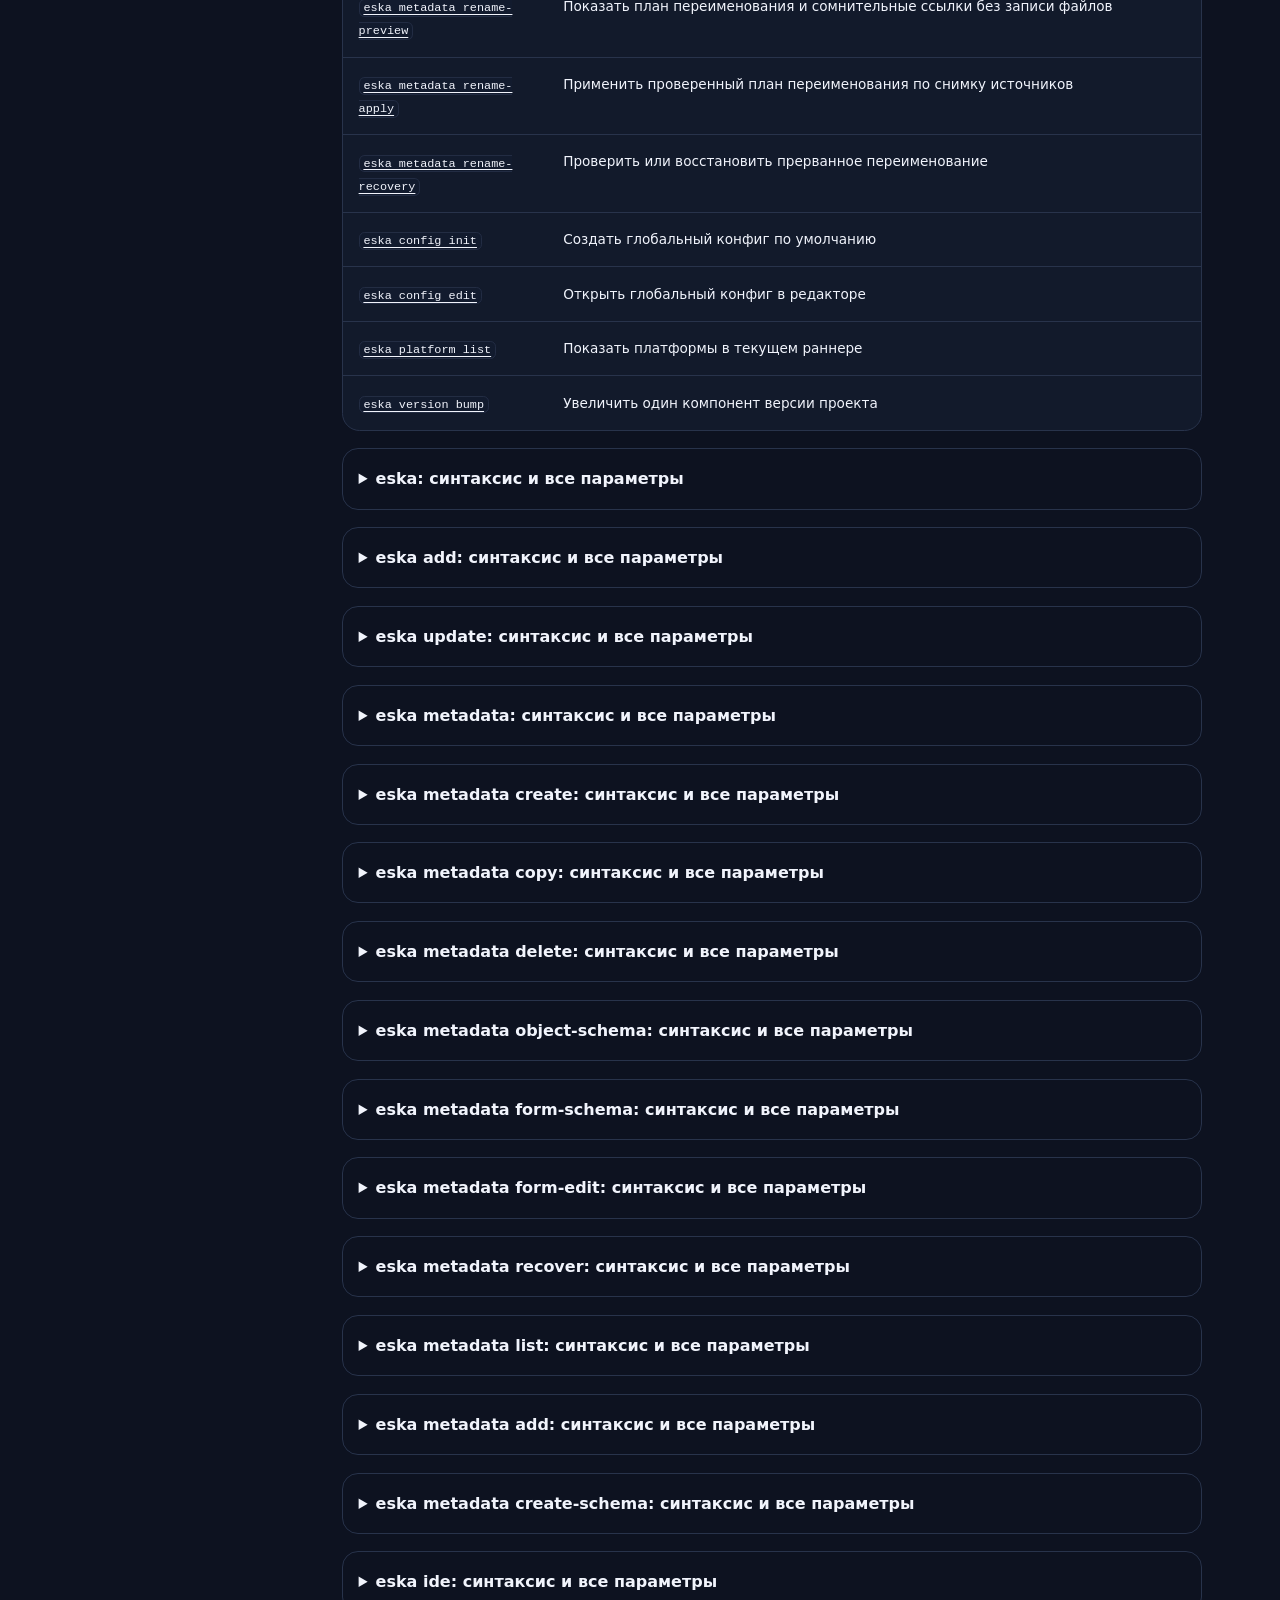
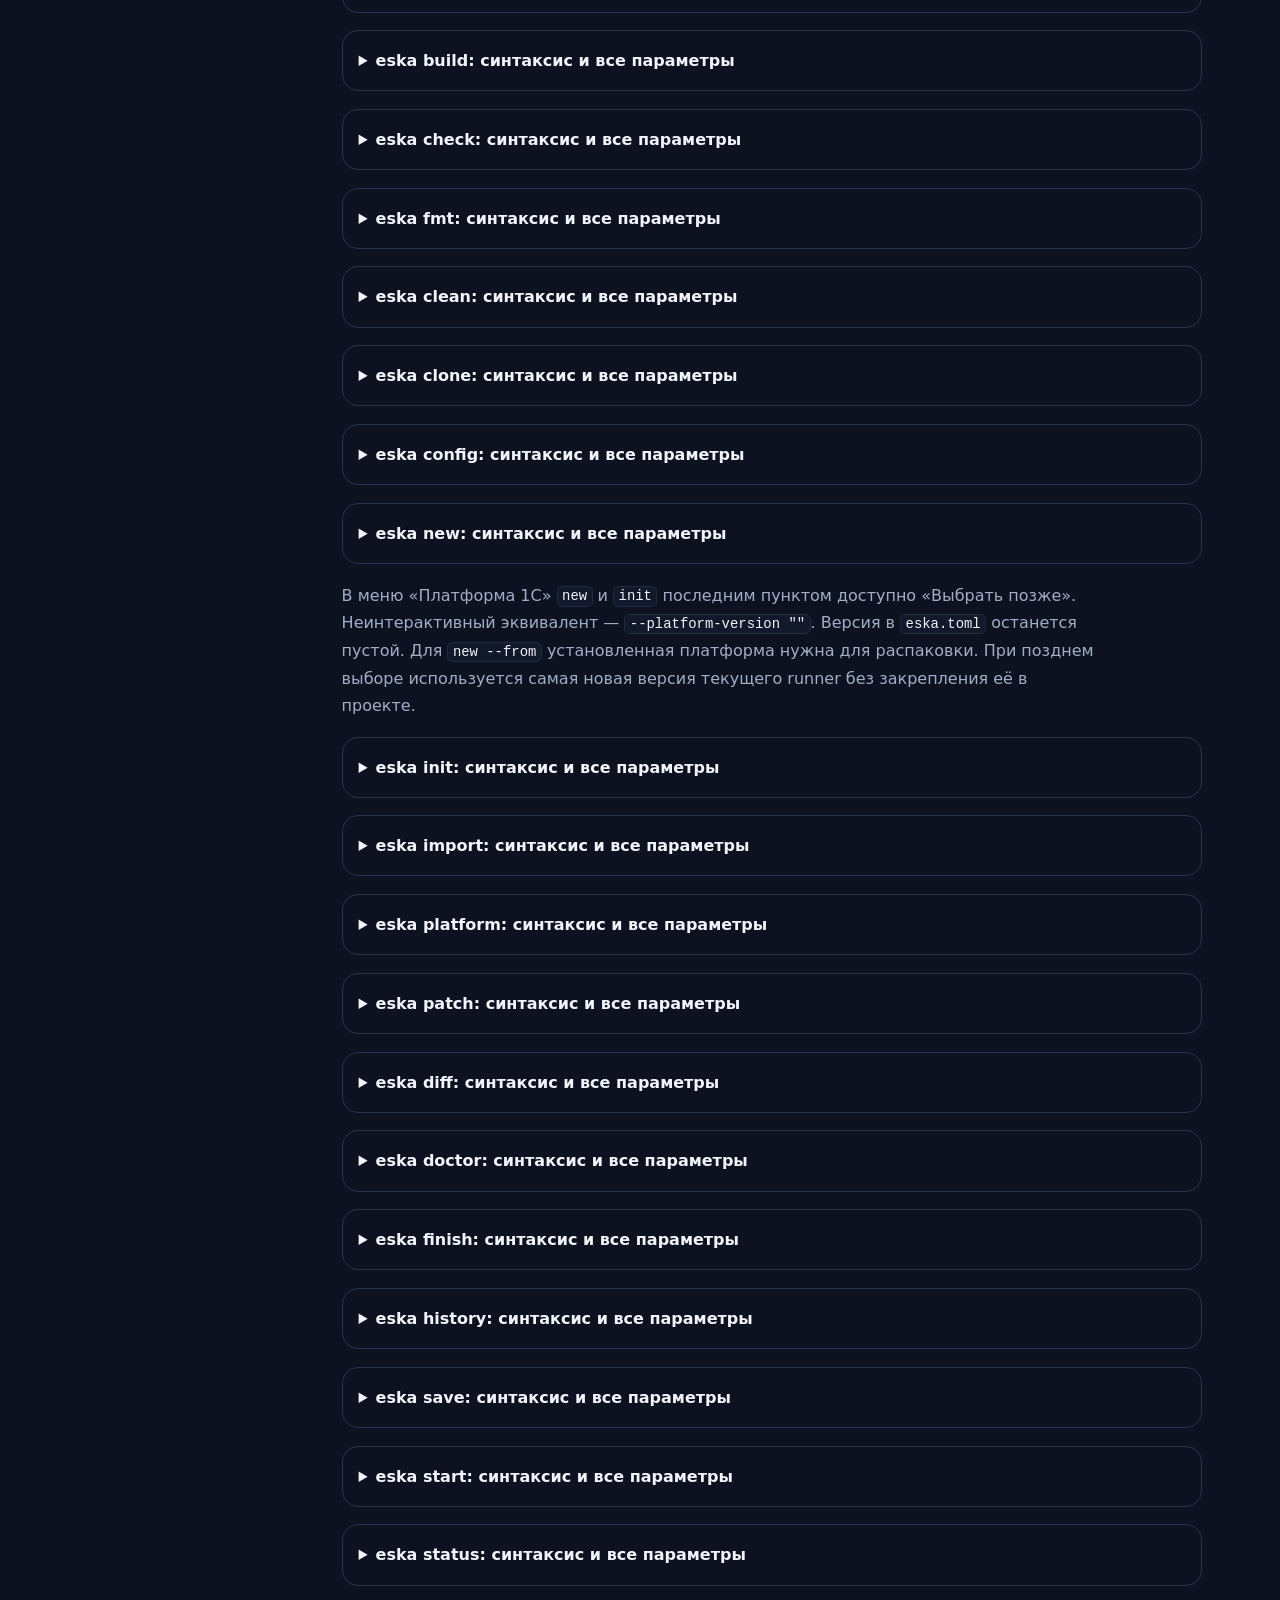
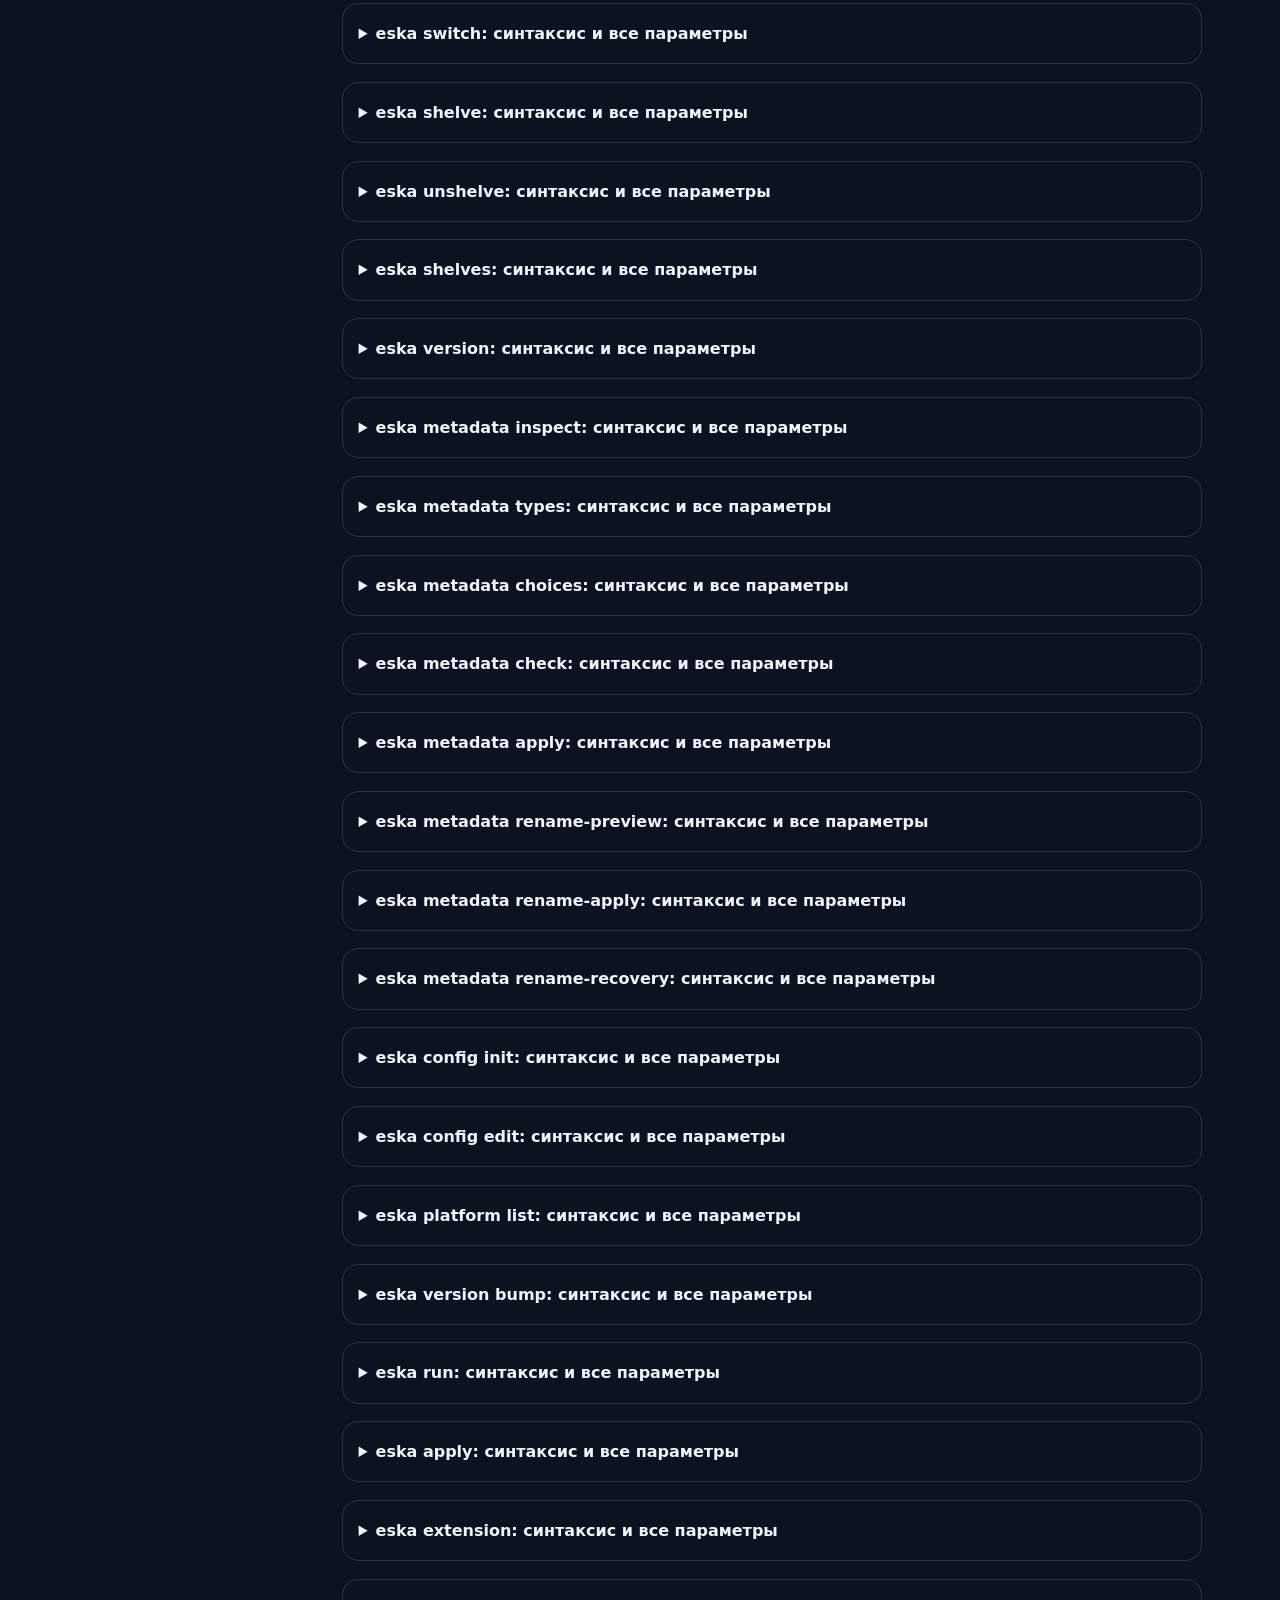
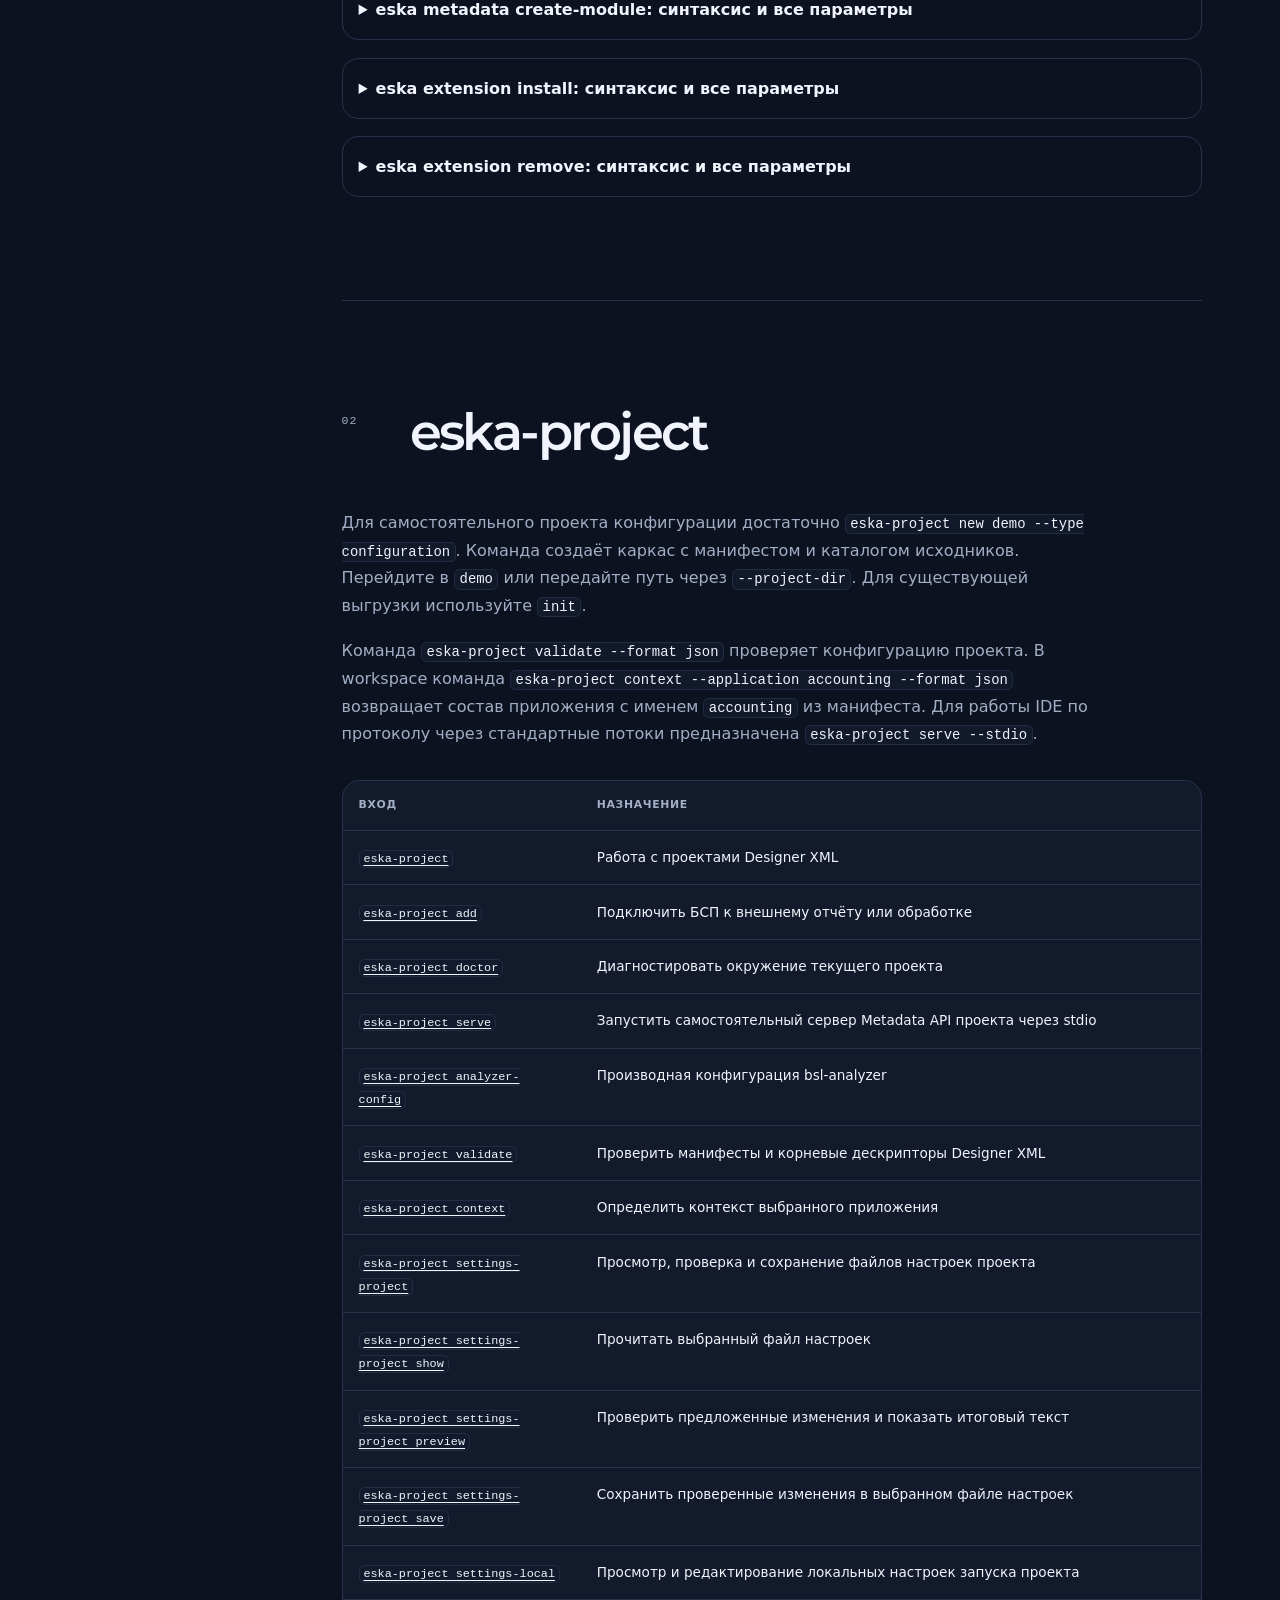
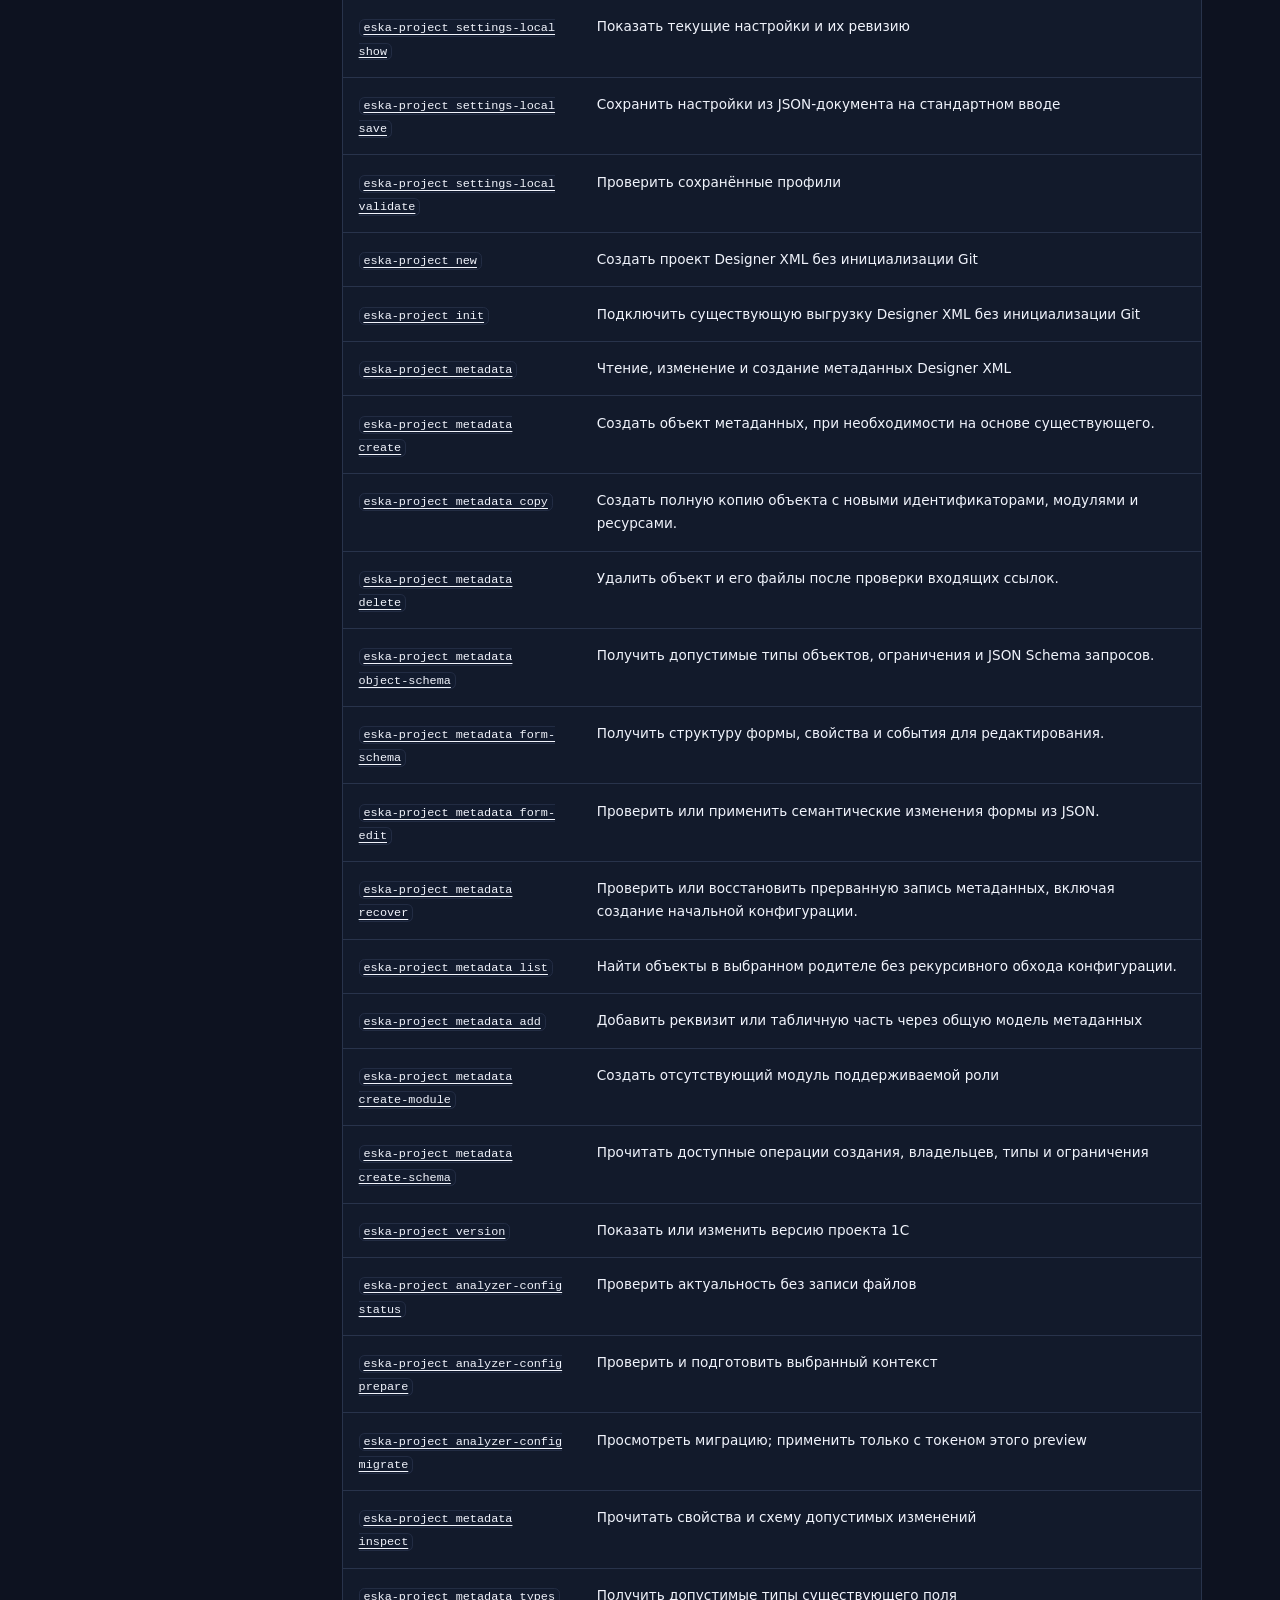
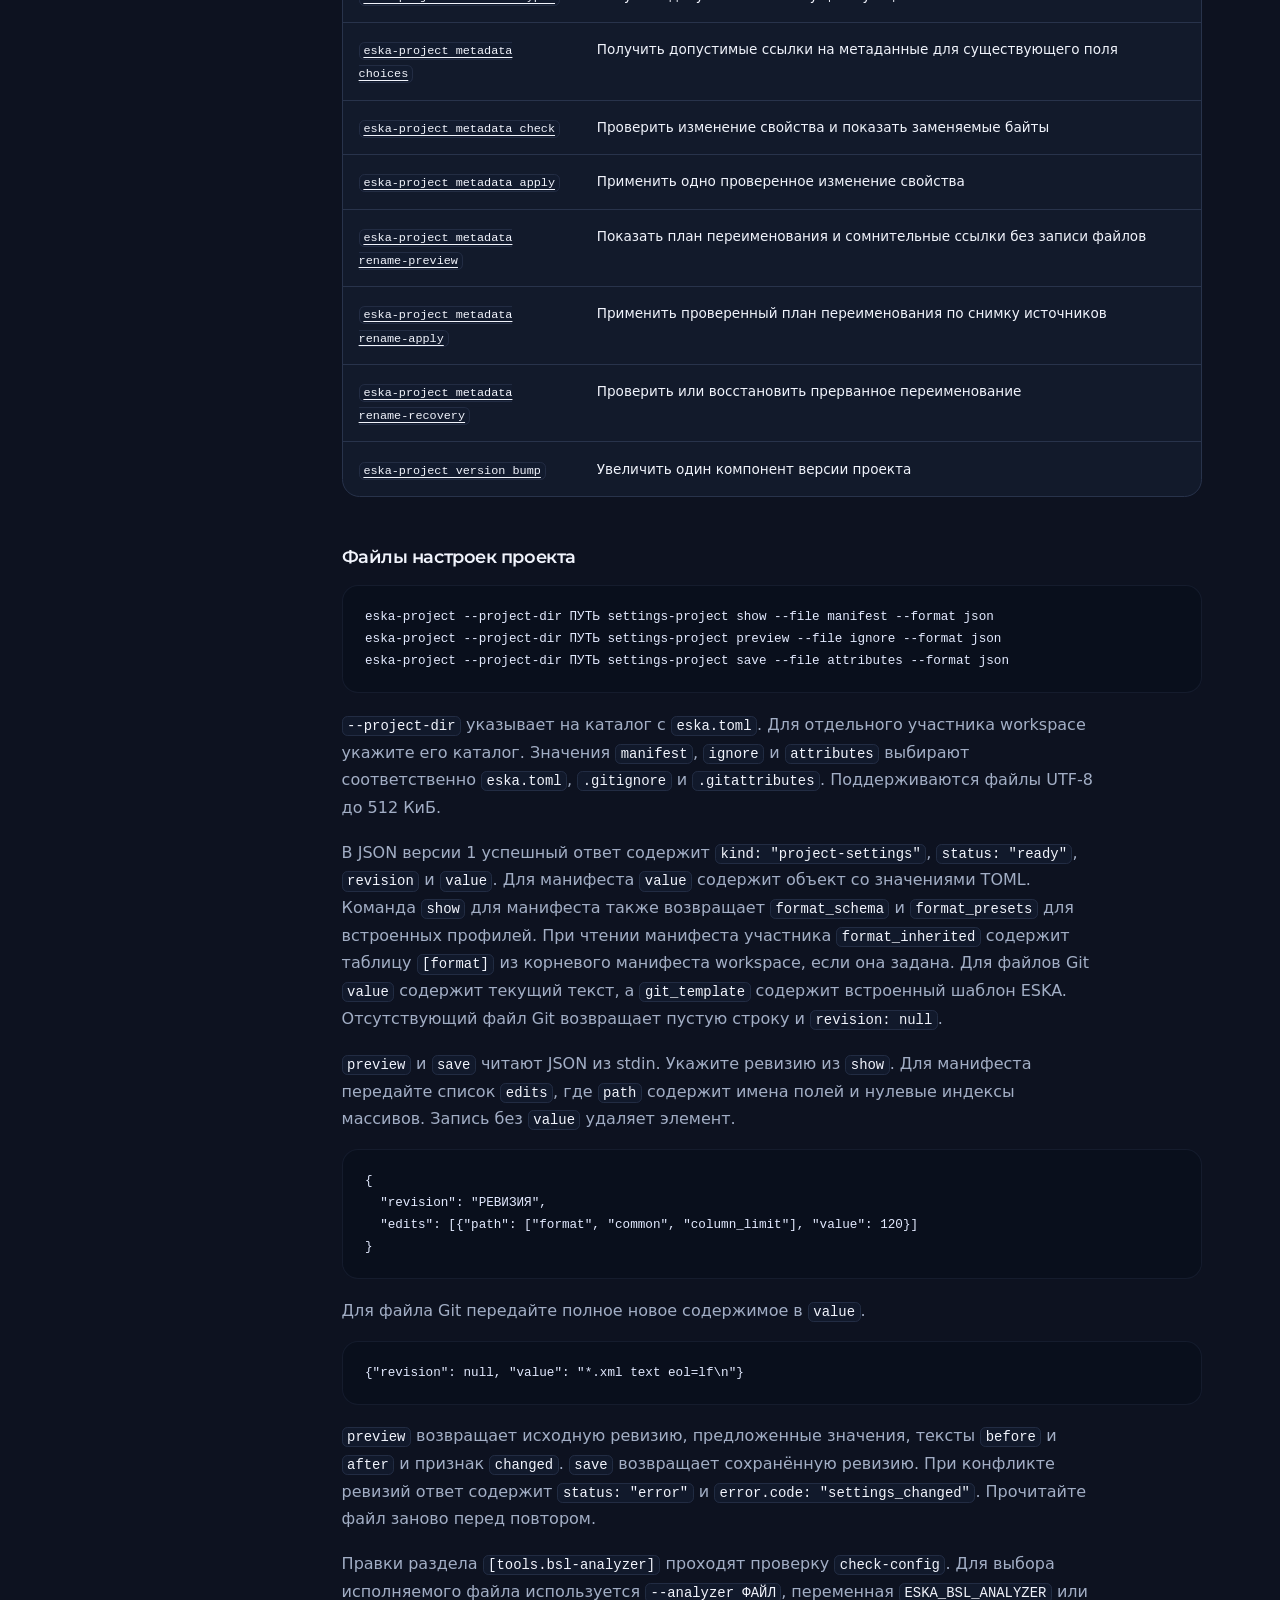
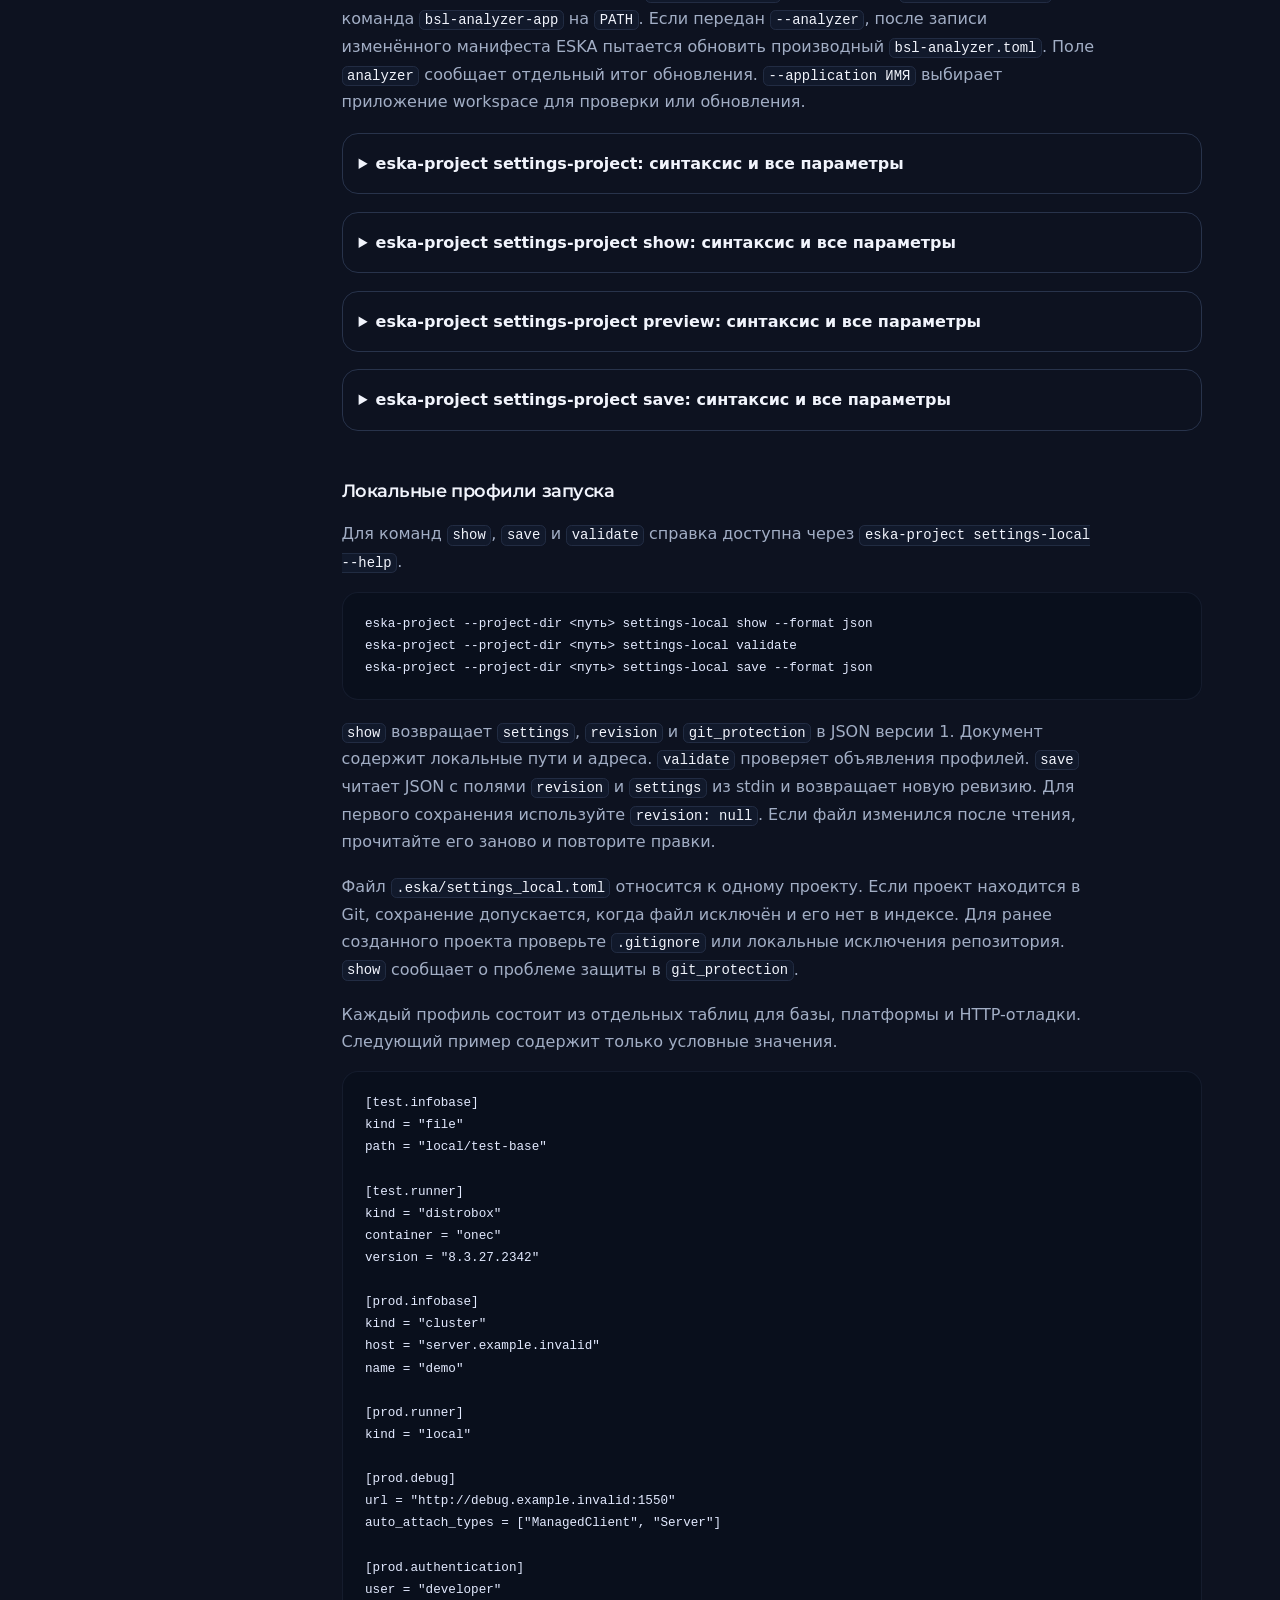
<file: eska/docs/cli/index.html>
<!DOCTYPE html>
<html data-theme="dark" lang="ru">
 <head>
  <meta charset="utf-8"/>
  <meta content="width=device-width, initial-scale=1" name="viewport"/>
  <meta content="Справочник ESKA 0.38.1. Команды семи программ, параметры, примеры и коды выхода." name="description"/>
  <meta content="#0d1220" name="theme-color"/>
  <title>
   Все команды ESKA · Odineska
  </title>
  <script src="../../../assets/theme.js">
  </script>
  <link href="../../../assets/brand/favicon.png" rel="icon" type="image/png"/>
  <link as="font" crossorigin="" href="../../../assets/fonts/montserrat-semibold.woff2" rel="preload" type="font/woff2"/>
  <link href="../../../assets/site.css" rel="stylesheet"/>
 </head>
 <body class="docs-page">
  <a class="skip-link" href="#docs-content">
   К документации
  </a>
  <header class="site-header shell">
   <a aria-label="Odineska — главная" class="brand" href="../../../">
    <img alt="" height="40" src="../../../assets/brand/odineska-mark.webp" width="40"/>
    <span class="brand-name">
     odineska
     <span>
      .tech
     </span>
    </span>
   </a>
   <nav aria-label="Основная навигация" class="site-nav">
    <a href="../../">
     <svg aria-hidden="true" class="icon">
      <use href="../../../assets/icons.svg#download">
      </use>
     </svg>
     Установка
    </a>
    <a aria-current="page" href="../">
     <svg aria-hidden="true" class="icon">
      <use href="../../../assets/icons.svg#book-open">
      </use>
     </svg>
     Документация
    </a>
    <a href="https://github.com/odineska/eska" rel="noreferrer" target="_blank">
     <svg aria-hidden="true" class="icon">
      <use href="../../../assets/icons.svg#github">
      </use>
     </svg>
     GitHub
    </a>
    <button aria-label="Включить тёмную тему" class="theme-toggle" data-theme-toggle="" type="button">
     <svg aria-hidden="true" class="sun-icon" viewbox="0 0 24 24">
      <circle cx="12" cy="12" r="3.5">
      </circle>
      <path d="M12 2v2M12 20v2M4.93 4.93l1.42 1.42M17.65 17.65l1.42 1.42M2 12h2M20 12h2M4.93 19.07l1.42-1.42M17.65 6.35l1.42-1.42">
      </path>
     </svg>
     <svg aria-hidden="true" class="moon-icon" viewbox="0 0 24 24">
      <path d="M20.25 15.35A8.5 8.5 0 0 1 8.65 3.75a8.5 8.5 0 1 0 11.6 11.6Z">
      </path>
     </svg>
    </button>
   </nav>
  </header>
  <div class="docs-shell shell">
   <aside aria-label="Разделы документации" class="docs-sidebar">
    <div class="docs-sidebar-title">
     <span>
      eska
     </span>
     <small>
      Designer XML
     </small>
    </div>
    <nav class="docs-toc">
     <a href="#cli-eska">
      eska
     </a>
     <a href="#cli-eska-project">
      eska-project
     </a>
     <a href="#cli-eska-check">
      eska-check
     </a>
     <a href="#cli-eska-build">
      eska-build
     </a>
     <a href="#cli-eska-debug">
      eska-debug
     </a>
     <a href="#cli-eska-vcs">
      eska-vcs
     </a>
     <a href="#cli-eska-fmt">
      eska-fmt
     </a>
    </nav>
   </aside>
   <main class="docs-content" id="docs-content">
    <header class="docs-hero">
     <p class="eyebrow">
      <span>
      </span>
      ESKA · справочник CLI
     </p>
     <h1>
      Все команды ESKA
     </h1>
<p>Синтаксис 131 команды сверен с выводом <code>--help</code> официального выпуска <a href="https://github.com/odineska/eska/releases/tag/v0.38.1">ESKA 0.38.1</a>.
Операции <code>settings-local show</code>, <code>save</code> и <code>validate</code> проверены на тестовом профиле. Выберите программу и команду в таблице её раздела. В раскрывающемся блоке перечислены аргументы и параметры.
Для просмотра справки достаточно установленного бинарника.</p>
<p>Команда <code>eska --version</code> показывает версию программы, а <code>eska version</code> читает версию проекта 1С.
Параметр <code>--project-dir</code> задаёт начальный каталог для поиска проекта. У команд
<code>clone</code>, <code>new</code> и <code>init</code> он задаёт базовый каталог для относительных путей.
В примерах замените имена проектов, файлов и объектов на свои.</p>
<p><a href="../">Практическое руководство</a> · <a href="../#components">Назначение компонентов</a></p>
<div class="docs-hero-actions">
      <a class="button button-primary" href="../">
       Руководство
      </a>
      <a class="button button-quiet" href="../#practice">
       Практический пример
      </a>
      <a class="button button-quiet" href="../#installation">
       Установка
      </a>
     </div>
    </header>
    <section class="doc-section" id="cli-eska">
     <div class="doc-heading">
      <span>
       01
      </span>
      <div>
       <h2>
        eska
       </h2>
      </div>
     </div>
<p>Из каталога с выгрузкой Designer XML выполните <code>eska init</code>, чтобы создать манифест. Для нового проекта используйте <code>eska new</code>. Команда <code>eska doctor</code> покажет, какие зависимости доступны для дальнейшей работы.</p>
<p>Для изменения метаданных начните со схемы выбранного проекта. В этом примере команда проверяет возможность создать документ и сохраняет план. Последняя строка применяет его к исходникам.</p>
<pre><code class="language-sh">eska metadata object-schema --kind document --format json
eska metadata create --kind document --name Заказ --dry-run --no-input --format json &gt; plan.json
eska metadata create --plan plan.json --no-input --format json
</code></pre>
<p>Для workspace укажите проект через <code>-p ИМЯ</code>. Если после предпросмотра изменились исходники, получите новый план. Примеры добавления реквизитов и модулей, операций формы и восстановления записи есть в <a href="https://github.com/odineska/eska/blob/v0.38.1/docs/metadata-authoring.md">руководстве по созданию метаданных</a>.</p>
<div class="table-wrap"><table>
<thead>
<tr>
<th>Вход</th>
<th>Назначение</th>
</tr>
</thead>
<tbody>
<tr>
<td><a href="#command-eska"><code>eska</code></a></td>
<td>Инструментарий разработки проектов 1С:Предприятие</td>
</tr>
<tr>
<td><a href="#command-eska-add"><code>eska add</code></a></td>
<td>Подключить БСП к внешнему отчёту или обработке</td>
</tr>
<tr>
<td><a href="#command-eska-update"><code>eska update</code></a></td>
<td>Обновить установленную ESKA</td>
</tr>
<tr>
<td><a href="#command-eska-metadata"><code>eska metadata</code></a></td>
<td>Чтение, изменение и создание метаданных Designer XML</td>
</tr>
<tr>
<td><a href="#command-eska-metadata-create"><code>eska metadata create</code></a></td>
<td>Создать объект метаданных, при необходимости на основе существующего.</td>
</tr>
<tr>
<td><a href="#command-eska-metadata-copy"><code>eska metadata copy</code></a></td>
<td>Создать полную копию объекта с новыми идентификаторами, модулями и ресурсами.</td>
</tr>
<tr>
<td><a href="#command-eska-metadata-delete"><code>eska metadata delete</code></a></td>
<td>Удалить объект и его файлы после проверки входящих ссылок.</td>
</tr>
<tr>
<td><a href="#command-eska-metadata-object-schema"><code>eska metadata object-schema</code></a></td>
<td>Получить допустимые типы объектов, ограничения и JSON Schema запросов.</td>
</tr>
<tr>
<td><a href="#command-eska-metadata-form-schema"><code>eska metadata form-schema</code></a></td>
<td>Получить структуру формы, свойства и события для редактирования.</td>
</tr>
<tr>
<td><a href="#command-eska-metadata-form-edit"><code>eska metadata form-edit</code></a></td>
<td>Проверить или применить семантические изменения формы из JSON.</td>
</tr>
<tr>
<td><a href="#command-eska-metadata-recover"><code>eska metadata recover</code></a></td>
<td>Проверить или восстановить прерванную запись метаданных, включая создание начальной конфигурации.</td>
</tr>
<tr>
<td><a href="#command-eska-metadata-list"><code>eska metadata list</code></a></td>
<td>Найти объекты в выбранном родителе без рекурсивного обхода конфигурации.</td>
</tr>
<tr>
<td><a href="#command-eska-metadata-add"><code>eska metadata add</code></a></td>
<td>Добавить реквизит или табличную часть через общую модель метаданных</td>
</tr>
<tr>
<td><a href="#command-eska-metadata-create-module"><code>eska metadata create-module</code></a></td>
<td>Создать отсутствующий модуль поддерживаемой роли</td>
</tr>
<tr>
<td><a href="#command-eska-metadata-create-schema"><code>eska metadata create-schema</code></a></td>
<td>Прочитать доступные операции создания, владельцев, типы и ограничения</td>
</tr>
<tr>
<td><a href="#command-eska-ide"><code>eska ide</code></a></td>
<td>Постоянный read-only процесс для IDE</td>
</tr>
<tr>
<td><a href="#command-eska-build"><code>eska build</code></a></td>
<td>Собрать нативный артефакт 1С из Designer XML</td>
</tr>
<tr>
<td><a href="#command-eska-run"><code>eska run</code></a></td>
<td>Запустить 1С:Предприятие с профилем test</td>
</tr>
<tr>
<td><a href="#command-eska-apply"><code>eska apply</code></a></td>
<td>Предпросмотр и применение изменений Designer XML к тестовой базе</td>
</tr>
<tr>
<td><a href="#command-eska-extension"><code>eska extension</code></a></td>
<td>Управление расширениями в тестовой базе.</td>
</tr>
<tr>
<td><a href="#command-eska-extension-install"><code>eska extension install</code></a></td>
<td>Предпросмотр или установка выбранного расширения Designer XML в тестовую базу.</td>
</tr>
<tr>
<td><a href="#command-eska-extension-remove"><code>eska extension remove</code></a></td>
<td>Предпросмотр или удаление выбранного установленного расширения из тестовой базы.</td>
</tr>
<tr>
<td><a href="#command-eska-check"><code>eska check</code></a></td>
<td>Полная проверка Designer XML и BSL для CI</td>
</tr>
<tr>
<td><a href="#command-eska-fmt"><code>eska fmt</code></a></td>
<td>Настраиваемое форматирование BSL и запросов без анализатора</td>
</tr>
<tr>
<td><a href="#command-eska-clean"><code>eska clean</code></a></td>
<td>Удалить служебную базу сборки</td>
</tr>
<tr>
<td><a href="#command-eska-clone"><code>eska clone</code></a></td>
<td>Клонировать Git-репозиторий</td>
</tr>
<tr>
<td><a href="#command-eska-config"><code>eska config</code></a></td>
<td>Управлять глобальными настройками этого компьютера</td>
</tr>
<tr>
<td><a href="#command-eska-new"><code>eska new</code></a></td>
<td>Создать новый каркас проекта</td>
</tr>
<tr>
<td><a href="#command-eska-init"><code>eska init</code></a></td>
<td>Подключить существующую Designer XML выгрузку</td>
</tr>
<tr>
<td><a href="#command-eska-import"><code>eska import</code></a></td>
<td>Заменить исходники проекта из файла CF, CFE, EPF или ERF</td>
</tr>
<tr>
<td><a href="#command-eska-platform"><code>eska platform</code></a></td>
<td>Найти установленные платформы 1С</td>
</tr>
<tr>
<td><a href="#command-eska-patch"><code>eska patch</code></a></td>
<td>Собрать патч из изменений методов общих модулей между Git-версиями</td>
</tr>
<tr>
<td><a href="#command-eska-diff"><code>eska diff</code></a></td>
<td>Показать изменения файлов проекта</td>
</tr>
<tr>
<td><a href="#command-eska-doctor"><code>eska doctor</code></a></td>
<td>Диагностировать окружение текущего проекта</td>
</tr>
<tr>
<td><a href="#command-eska-finish"><code>eska finish</code></a></td>
<td>Завершить активную задачу по правилам workflow</td>
</tr>
<tr>
<td><a href="#command-eska-history"><code>eska history</code></a></td>
<td>Показать локальную историю commit</td>
</tr>
<tr>
<td><a href="#command-eska-save"><code>eska save</code></a></td>
<td>Сохранить текущие изменения проекта в историю Git</td>
</tr>
<tr>
<td><a href="#command-eska-start"><code>eska start</code></a></td>
<td>Начать работу над задачей по workflow проекта</td>
</tr>
<tr>
<td><a href="#command-eska-status"><code>eska status</code></a></td>
<td>Показать состояние проекта и workflow</td>
</tr>
<tr>
<td><a href="#command-eska-switch"><code>eska switch</code></a></td>
<td>Переключиться на существующую задачу или базовую ветку workflow</td>
</tr>
<tr>
<td><a href="#command-eska-shelve"><code>eska shelve</code></a></td>
<td>Сохранить незакоммиченные изменения текущей ветки в полку</td>
</tr>
<tr>
<td><a href="#command-eska-unshelve"><code>eska unshelve</code></a></td>
<td>Восстановить полку текущей ветки с сохранением index и рабочих файлов</td>
</tr>
<tr>
<td><a href="#command-eska-shelves"><code>eska shelves</code></a></td>
<td>Показать сохранённые полки всех веток репозитория</td>
</tr>
<tr>
<td><a href="#command-eska-version"><code>eska version</code></a></td>
<td>Показать или изменить версию проекта 1С</td>
</tr>
<tr>
<td><a href="#command-eska-metadata-inspect"><code>eska metadata inspect</code></a></td>
<td>Прочитать свойства и схему допустимых изменений</td>
</tr>
<tr>
<td><a href="#command-eska-metadata-types"><code>eska metadata types</code></a></td>
<td>Получить допустимые типы существующего поля</td>
</tr>
<tr>
<td><a href="#command-eska-metadata-choices"><code>eska metadata choices</code></a></td>
<td>Получить допустимые ссылки на метаданные для существующего поля</td>
</tr>
<tr>
<td><a href="#command-eska-metadata-check"><code>eska metadata check</code></a></td>
<td>Проверить изменение свойства и показать заменяемые байты</td>
</tr>
<tr>
<td><a href="#command-eska-metadata-apply"><code>eska metadata apply</code></a></td>
<td>Применить одно проверенное изменение свойства</td>
</tr>
<tr>
<td><a href="#command-eska-metadata-rename-preview"><code>eska metadata rename-preview</code></a></td>
<td>Показать план переименования и сомнительные ссылки без записи файлов</td>
</tr>
<tr>
<td><a href="#command-eska-metadata-rename-apply"><code>eska metadata rename-apply</code></a></td>
<td>Применить проверенный план переименования по снимку источников</td>
</tr>
<tr>
<td><a href="#command-eska-metadata-rename-recovery"><code>eska metadata rename-recovery</code></a></td>
<td>Проверить или восстановить прерванное переименование</td>
</tr>
<tr>
<td><a href="#command-eska-config-init"><code>eska config init</code></a></td>
<td>Создать глобальный конфиг по умолчанию</td>
</tr>
<tr>
<td><a href="#command-eska-config-edit"><code>eska config edit</code></a></td>
<td>Открыть глобальный конфиг в редакторе</td>
</tr>
<tr>
<td><a href="#command-eska-platform-list"><code>eska platform list</code></a></td>
<td>Показать платформы в текущем раннере</td>
</tr>
<tr>
<td><a href="#command-eska-version-bump"><code>eska version bump</code></a></td>
<td>Увеличить один компонент версии проекта</td>
</tr>
</tbody>
</table></div>
<p><a id="command-eska"></a></p>
<details>
<summary>eska: синтаксис и все параметры</summary>
<pre><code class="language-text">eska 0.38.1
Инструментарий разработки проектов 1С:Предприятие

Использование: eska [ПАРАМЕТРЫ] [КОМАНДА]

Команды:
  add        Подключить БСП к внешнему отчёту или обработке
  update     Обновить установленную ESKA
  metadata   Чтение, изменение и создание метаданных Designer XML
  ide        Постоянный read-only процесс для IDE
  build      Собрать нативный артефакт 1С из Designer XML
  run        Запустить 1С:Предприятие с профилем test
  apply      Предпросмотр и применение изменений Designer XML к тестовой базе
  extension  Управление расширениями в тестовой базе.
  check      Полная проверка Designer XML и BSL для CI
  fmt        Настраиваемое форматирование BSL и запросов без анализатора
  clean      Удалить служебную базу сборки
  clone      Клонировать Git-репозиторий
  config     Управлять глобальными настройками этого компьютера
  new        Создать новый каркас проекта
  init       Подключить существующую Designer XML выгрузку
  import     Заменить исходники проекта из файла CF, CFE, EPF или ERF
  platform   Найти установленные платформы 1С
  patch      Собрать патч из изменений методов общих модулей между Git-версиями
  diff       Показать изменения файлов проекта
  doctor     Диагностировать окружение текущего проекта
  finish     Завершить активную задачу по правилам workflow
  history    Показать локальную историю commit
  save       Сохранить текущие изменения проекта в историю Git
  start      Начать работу над задачей по workflow проекта
  status     Показать состояние проекта и workflow
  switch     Переключиться на существующую задачу или базовую ветку workflow
  shelve     Сохранить незакоммиченные изменения текущей ветки в полку
  unshelve   Восстановить полку текущей ветки с сохранением index и рабочих файлов
  shelves    Показать сохранённые полки всех веток репозитория
  version    Показать или изменить версию проекта 1С
Параметры:
      --lang &lt;ЛОКАЛЬ&gt;          Выбрать язык интерфейса
      --project-dir &lt;КАТАЛОГ&gt;  Искать проект из указанного каталога; для clone/new/init — базовый каталог (по умолчанию — текущий)
  -h, --help                   Показать справку
  -V, --version                Показать версию
</code></pre>
</details>
<p><a id="command-eska-add"></a></p>
<details>
<summary>eska add: синтаксис и все параметры</summary>
<pre><code class="language-text">Подключить БСП к внешнему отчёту или обработке

Использование: eska add &lt;БИБЛИОТЕКА&gt; [-p &lt;ПРОЕКТ&gt;] [--format human|json]

Аргументы:
  &lt;БИБЛИОТЕКА&gt;  Известная библиотека: ssl_3_1 или ssl_3_2; отсутствующая устанавливается из master в ~/.eska/lib
Параметры:
      --lang &lt;ЛОКАЛЬ&gt;          Выбрать язык интерфейса
  -p, --project &lt;ПРОЕКТ&gt;       Выбрать проект workspace по имени; при чтении версий можно повторять
      --format &lt;ФОРМАТ&gt;        Формат вывода: human или json [default: human] [possible values: human, json]
      --project-dir &lt;КАТАЛОГ&gt;  Искать проект из указанного каталога; для clone/new/init — базовый каталог (по умолчанию — текущий)
  -h, --help                   Показать справку
</code></pre>
</details>
<p><a id="command-eska-update"></a></p>
<details>
<summary>eska update: синтаксис и все параметры</summary>
<pre><code class="language-text">Обновить установленную ESKA

Usage: eska update [OPTIONS]

Options:
      --check
          Проверить обновления без изменения установки
      --lang &lt;ЛОКАЛЬ&gt;
          Выбрать язык интерфейса
      --project-dir &lt;КАТАЛОГ&gt;
          Искать проект из указанного каталога; для clone/new/init — базовый каталог (по умолчанию — текущий)
      --target-version &lt;TARGET_VERSION&gt;
          Выбрать точную стабильную версию; понижение версии запрещено
      --format &lt;FORMAT&gt;
          Формат вывода [default: human] [possible values: human, json]
  -h, --help
          Показать справку
</code></pre>
</details>
<p><a id="command-eska-metadata"></a></p>
<details>
<summary>eska metadata: синтаксис и все параметры</summary>
<pre><code class="language-text">Чтение, изменение и создание метаданных Designer XML

Usage: eska metadata [OPTIONS] &lt;COMMAND&gt;

Commands:
  create           Создать объект метаданных, при необходимости на основе существующего.
  create-module    Создать отсутствующий модуль поддерживаемой роли
  copy             Создать полную копию объекта с новыми идентификаторами, модулями и ресурсами.
  delete           Удалить объект и его файлы после проверки входящих ссылок.
  object-schema    Получить допустимые типы объектов, ограничения и JSON Schema запросов.
  form-schema      Получить структуру формы, свойства и события для редактирования.
  form-edit        Проверить или применить семантические изменения формы из JSON.
  recover          Проверить или восстановить прерванную запись метаданных, включая создание начальной конфигурации.
  list             Найти объекты в выбранном родителе без рекурсивного обхода конфигурации.
  add              Добавить реквизит или табличную часть через общую модель метаданных
  create-schema    Прочитать доступные операции создания, владельцев, типы и ограничения
  inspect          Прочитать свойства и схему допустимых изменений
  types            Получить допустимые типы существующего поля
  choices          Получить допустимые ссылки на метаданные для существующего поля
  check            Проверить изменение свойства и показать заменяемые байты
  apply            Применить одно проверенное изменение свойства
  rename-preview   Показать план переименования и сомнительные ссылки без записи файлов
  rename-apply     Применить проверенный план переименования по снимку источников
  rename-recovery  Проверить или восстановить прерванное переименование

Options:
      --lang &lt;ЛОКАЛЬ&gt;          Выбрать язык интерфейса
      --project-dir &lt;КАТАЛОГ&gt;  Искать проект из указанного каталога; для clone/new/init — базовый каталог (по умолчанию — текущий)
  -p, --project &lt;PROJECT&gt;      Выбрать один проект рабочего пространства
      --format &lt;FORMAT&gt;        Формат вывода; add использует human, прежние операции и create-schema — JSON [possible values: human, json]
  -h, --help                   Показать справку
</code></pre>
</details>
<p><a id="command-eska-metadata-create"></a></p>
<details>
<summary>eska metadata create: синтаксис и все параметры</summary>
<pre><code class="language-text">Создать объект метаданных, при необходимости на основе существующего.

Usage: eska metadata create [OPTIONS]

Options:
      --kind &lt;KIND&gt;                 Ключ типа из object-schema, например catalog, document или common-module.
      --lang &lt;ЛОКАЛЬ&gt;               Выбрать язык интерфейса
      --name &lt;NAME&gt;                 Имя нового элемента в конфигурации
      --project-dir &lt;КАТАЛОГ&gt;       Искать проект из указанного каталога; для clone/new/init — базовый каталог (по умолчанию — текущий)
      --parent &lt;PARENT&gt;             Идентификатор родителя; по умолчанию — корень проекта, для копии — исходный родитель.
      --template &lt;TEMPLATE&gt;         Идентификатор существующего объекта того же типа, используемого как образец.
      --set &lt;PROPERTY=VALUE&gt;        Явное значение скалярного свойства; можно повторять. Идентификаторы менять нельзя.
      --reference &lt;PROPERTY=VALUE&gt;  Ссылка в свойстве-списке; повторяйте для нескольких значений, например RegisterRecords=AccumulationRegister.Остатки.
      --type &lt;PROPERTY=TYPE&gt;        Тип в свойстве-списке; повторяйте для составного типа, например Source=cfg:DocumentObject.Заказ или Type=xs:string.
      --input &lt;INPUT&gt;               Файл запроса создания в JSON с версией схемы, либо - для stdin
      --plan &lt;PLAN&gt;                 Сохранённый JSON-вывод add --dry-run, либо - для stdin; сохраняет рассмотренные идентификаторы
      --dry-run                     Вернуть подготовленный план создания без записи исходников
      --no-input                    Отключить все вопросы; при нехватке параметров вернуть ошибку
  -h, --help                        Показать справку
  -p, --project &lt;PROJECT&gt;           Выбрать один проект рабочего пространства
      --format &lt;FORMAT&gt;             Формат вывода; add использует human, прежние операции и create-schema — JSON [possible values: human, json]
</code></pre>
</details>
<p><a id="command-eska-metadata-copy"></a></p>
<details>
<summary>eska metadata copy: синтаксис и все параметры</summary>
<pre><code class="language-text">Создать полную копию объекта с новыми идентификаторами, модулями и ресурсами.

Usage: eska metadata copy [OPTIONS]

Options:
      --lang &lt;ЛОКАЛЬ&gt;               Выбрать язык интерфейса
      --source &lt;SOURCE&gt;             Идентификатор копируемого объекта из metadata list или inspect.
      --name &lt;NAME&gt;                 Имя нового элемента в конфигурации
      --project-dir &lt;КАТАЛОГ&gt;       Искать проект из указанного каталога; для clone/new/init — базовый каталог (по умолчанию — текущий)
      --parent &lt;PARENT&gt;             Идентификатор родителя; по умолчанию — корень проекта, для копии — исходный родитель.
      --set &lt;PROPERTY=VALUE&gt;        Явное значение скалярного свойства; можно повторять. Идентификаторы менять нельзя.
      --reference &lt;PROPERTY=VALUE&gt;  Ссылка в свойстве-списке; повторяйте для нескольких значений, например RegisterRecords=AccumulationRegister.Остатки.
      --type &lt;PROPERTY=TYPE&gt;        Тип в свойстве-списке; повторяйте для составного типа, например Source=cfg:DocumentObject.Заказ или Type=xs:string.
      --input &lt;INPUT&gt;               Файл запроса создания в JSON с версией схемы, либо - для stdin
      --plan &lt;PLAN&gt;                 Сохранённый JSON-вывод add --dry-run, либо - для stdin; сохраняет рассмотренные идентификаторы
      --dry-run                     Вернуть подготовленный план создания без записи исходников
      --no-input                    Отключить все вопросы; при нехватке параметров вернуть ошибку
  -h, --help                        Показать справку
  -p, --project &lt;PROJECT&gt;           Выбрать один проект рабочего пространства
      --format &lt;FORMAT&gt;             Формат вывода; add использует human, прежние операции и create-schema — JSON [possible values: human, json]
</code></pre>
</details>
<p><a id="command-eska-metadata-delete"></a></p>
<details>
<summary>eska metadata delete: синтаксис и все параметры</summary>
<pre><code class="language-text">Удалить объект и его файлы после проверки входящих ссылок.

Usage: eska metadata delete [OPTIONS]

Options:
      --lang &lt;ЛОКАЛЬ&gt;          Выбрать язык интерфейса
      --object &lt;OBJECT&gt;        ID объекта из metadata inspect; по умолчанию корневой объект
      --force                  Разрешить удаление с обнаруженными входящими ссылками; ссылки останутся неразрешёнными.
      --project-dir &lt;КАТАЛОГ&gt;  Искать проект из указанного каталога; для clone/new/init — базовый каталог (по умолчанию — текущий)
      --yes                    Подтвердить удаление без интерактивного запроса. Не заменяет проверку ссылок и --force.
      --input &lt;INPUT&gt;          Файл запроса создания в JSON с версией схемы, либо - для stdin
      --plan &lt;PLAN&gt;            Сохранённый JSON-вывод add --dry-run, либо - для stdin; сохраняет рассмотренные идентификаторы
      --dry-run                Вернуть подготовленный план создания без записи исходников
      --no-input               Отключить все вопросы; при нехватке параметров вернуть ошибку
  -h, --help                   Показать справку
  -p, --project &lt;PROJECT&gt;      Выбрать один проект рабочего пространства
      --format &lt;FORMAT&gt;        Формат вывода; add использует human, прежние операции и create-schema — JSON [possible values: human, json]
</code></pre>
</details>
<p><a id="command-eska-metadata-object-schema"></a></p>
<details>
<summary>eska metadata object-schema: синтаксис и все параметры</summary>
<pre><code class="language-text">Получить допустимые типы объектов, ограничения и JSON Schema запросов.

Usage: eska metadata object-schema [OPTIONS]

Options:
      --kind &lt;KIND&gt;            Ключ типа из object-schema, например catalog, document или common-module.
      --lang &lt;ЛОКАЛЬ&gt;          Выбрать язык интерфейса
      --parent &lt;PARENT&gt;        Идентификатор родителя; по умолчанию — корень проекта, для копии — исходный родитель.
      --project-dir &lt;КАТАЛОГ&gt;  Искать проект из указанного каталога; для clone/new/init — базовый каталог (по умолчанию — текущий)
  -h, --help                   Показать справку
  -p, --project &lt;PROJECT&gt;      Выбрать один проект рабочего пространства
      --format &lt;FORMAT&gt;        Формат вывода; add использует human, прежние операции и create-schema — JSON [possible values: human, json]
</code></pre>
</details>
<p><a id="command-eska-metadata-form-schema"></a></p>
<details>
<summary>eska metadata form-schema: синтаксис и все параметры</summary>
<pre><code class="language-text">Получить структуру формы, свойства и события для редактирования.

Usage: eska metadata form-schema [OPTIONS] --form &lt;FORM&gt;

Options:
      --form &lt;FORM&gt;            Идентификатор формы из metadata list или inspect.
      --lang &lt;ЛОКАЛЬ&gt;          Выбрать язык интерфейса
  -h, --help                   Показать справку
      --project-dir &lt;КАТАЛОГ&gt;  Искать проект из указанного каталога; для clone/new/init — базовый каталог (по умолчанию — текущий)
  -p, --project &lt;PROJECT&gt;      Выбрать один проект рабочего пространства
      --format &lt;FORMAT&gt;        Формат вывода; add использует human, прежние операции и create-schema — JSON [possible values: human, json]
</code></pre>
</details>
<p><a id="command-eska-metadata-form-edit"></a></p>
<details>
<summary>eska metadata form-edit: синтаксис и все параметры</summary>
<pre><code class="language-text">Проверить или применить семантические изменения формы из JSON.

Usage: eska metadata form-edit [OPTIONS]

Options:
      --input &lt;INPUT&gt;          Файл запроса создания в JSON с версией схемы, либо - для stdin
      --lang &lt;ЛОКАЛЬ&gt;          Выбрать язык интерфейса
      --plan &lt;PLAN&gt;            Сохранённый JSON-вывод add --dry-run, либо - для stdin; сохраняет рассмотренные идентификаторы
      --project-dir &lt;КАТАЛОГ&gt;  Искать проект из указанного каталога; для clone/new/init — базовый каталог (по умолчанию — текущий)
      --dry-run                Вернуть подготовленный план создания без записи исходников
      --no-input               Отключить все вопросы; при нехватке параметров вернуть ошибку
  -h, --help                   Показать справку
  -p, --project &lt;PROJECT&gt;      Выбрать один проект рабочего пространства
      --format &lt;FORMAT&gt;        Формат вывода; add использует human, прежние операции и create-schema — JSON [possible values: human, json]
</code></pre>
</details>
<p><a id="command-eska-metadata-recover"></a></p>
<details>
<summary>eska metadata recover: синтаксис и все параметры</summary>
<pre><code class="language-text">Проверить или восстановить прерванную запись метаданных, включая создание начальной конфигурации.

Usage: eska metadata recover [OPTIONS] &lt;INPUT&gt;

Arguments:
  &lt;INPUT&gt;  Файл запроса JSON или - для чтения stdin

Options:
  -h, --help                   Показать справку
      --lang &lt;ЛОКАЛЬ&gt;          Выбрать язык интерфейса
      --project-dir &lt;КАТАЛОГ&gt;  Искать проект из указанного каталога; для clone/new/init — базовый каталог (по умолчанию — текущий)
  -p, --project &lt;PROJECT&gt;      Выбрать один проект рабочего пространства
      --format &lt;FORMAT&gt;        Формат вывода; add использует human, прежние операции и create-schema — JSON [possible values: human, json]
</code></pre>
</details>
<p><a id="command-eska-metadata-list"></a></p>
<details>
<summary>eska metadata list: синтаксис и все параметры</summary>
<pre><code class="language-text">Найти объекты в выбранном родителе без рекурсивного обхода конфигурации.

Usage: eska metadata list [OPTIONS]

Options:
      --lang &lt;ЛОКАЛЬ&gt;          Выбрать язык интерфейса
      --parent &lt;PARENT&gt;        Идентификатор родителя; по умолчанию — корень проекта, для копии — исходный родитель.
      --kind &lt;KIND&gt;            Ключ типа из object-schema, например catalog, document или common-module.
      --project-dir &lt;КАТАЛОГ&gt;  Искать проект из указанного каталога; для clone/new/init — базовый каталог (по умолчанию — текущий)
      --search &lt;SEARCH&gt;        Отфильтровать объекты по части идентификатора или имени без учёта регистра.
      --limit &lt;LIMIT&gt;          Максимальное число объектов в ответе (1–500). [default: 100]
      --after &lt;AFTER&gt;          Курсор nextAfter из предыдущей страницы; не включает указанный объект.
  -h, --help                   Показать справку
  -p, --project &lt;PROJECT&gt;      Выбрать один проект рабочего пространства
      --format &lt;FORMAT&gt;        Формат вывода; add использует human, прежние операции и create-schema — JSON [possible values: human, json]
</code></pre>
</details>
<p><a id="command-eska-metadata-add"></a></p>
<details>
<summary>eska metadata add: синтаксис и все параметры</summary>
<pre><code class="language-text">Добавить реквизит или табличную часть через общую модель метаданных

Usage: eska metadata add [OPTIONS] [KIND]

Arguments:
  [KIND]  Создаваемый элемент: реквизит или табличная часть [possible values: attribute, table-part]

Options:
      --lang &lt;ЛОКАЛЬ&gt;
          Выбрать язык интерфейса
      --owner &lt;OWNER&gt;
          ID существующего владельца: справочника, документа или поддерживаемой табличной части
      --name &lt;NAME&gt;
          Имя нового элемента в конфигурации
      --project-dir &lt;КАТАЛОГ&gt;
          Искать проект из указанного каталога; для clone/new/init — базовый каталог (по умолчанию — текущий)
      --type &lt;VALUE_TYPE&gt;
          Тип реквизита: string, number, boolean, date или reference; для составного типа используйте --input
      --reference &lt;REFERENCE&gt;
          ID существующего объекта метаданных для ссылочного типа
      --length &lt;LENGTH&gt;
          Длина строки; значения по умолчанию доступны в create-schema
      --digits &lt;DIGITS&gt;
          Общая разрядность числа
      --fraction-digits &lt;FRACTION_DIGITS&gt;
          Число знаков дробной части
      --nonnegative
          Разрешить только неотрицательные числа
      --fixed-length
          Использовать фиксированную длину строки
      --date-fractions &lt;DATE_FRACTIONS&gt;
          Дата, время или дата и время [possible values: date, time, date-time]
      --synonym &lt;LANGUAGE=TEXT&gt;
          Локализованный синоним в виде LANGUAGE=TEXT; можно повторить для нескольких языков
      --comment &lt;COMMENT&gt;
          Комментарий разработчика
      --snapshot &lt;SNAPSHOT&gt;
          Требовать снимок владельца из create-schema; для точного применения предпросмотра используйте --plan
      --input &lt;INPUT&gt;
          Файл запроса создания в JSON с версией схемы, либо - для stdin
      --plan &lt;PLAN&gt;
          Сохранённый JSON-вывод add --dry-run, либо - для stdin; сохраняет рассмотренные идентификаторы
      --interactive
          Интерактивно выбрать владельца и свойства, затем проверить изменения
      --no-input
          Отключить все вопросы; при нехватке параметров вернуть ошибку
      --dry-run
          Вернуть подготовленный план создания без записи исходников
  -h, --help
          Показать справку
  -p, --project &lt;PROJECT&gt;
          Выбрать один проект рабочего пространства
      --format &lt;FORMAT&gt;
          Формат вывода; add использует human, прежние операции и create-schema — JSON [possible values: human, json]
</code></pre>
</details>
<p><a id="command-eska-metadata-create-schema"></a></p>
<details>
<summary>eska metadata create-schema: синтаксис и все параметры</summary>
<pre><code class="language-text">Прочитать доступные операции создания, владельцев, типы и ограничения

Usage: eska metadata create-schema [OPTIONS]

Options:
      --lang &lt;ЛОКАЛЬ&gt;          Выбрать язык интерфейса
      --owner &lt;OWNER&gt;          ID существующего владельца: справочника, документа или поддерживаемой табличной части
  -h, --help                   Показать справку
      --project-dir &lt;КАТАЛОГ&gt;  Искать проект из указанного каталога; для clone/new/init — базовый каталог (по умолчанию — текущий)
  -p, --project &lt;PROJECT&gt;      Выбрать один проект рабочего пространства
      --format &lt;FORMAT&gt;        Формат вывода; add использует human, прежние операции и create-schema — JSON [possible values: human, json]
</code></pre>
</details>
<p><a id="command-eska-ide"></a></p>
<details>
<summary>eska ide: синтаксис и все параметры</summary>
<pre><code class="language-text">Постоянный read-only процесс для IDE

Использование: eska ide [OPTIONS] --stdio

Параметры:
      --lang &lt;ЛОКАЛЬ&gt;          Выбрать язык интерфейса
      --stdio                  Обмен сообщениями IDE protocol через stdin/stdout
  -h, --help                   Показать справку
      --project-dir &lt;КАТАЛОГ&gt;  Искать проект из указанного каталога; для clone/new/init — базовый каталог (по умолчанию — текущий)
</code></pre>
</details>
<p><a id="command-eska-build"></a></p>
<details>
<summary>eska build: синтаксис и все параметры</summary>
<pre><code class="language-text">Собрать нативный артефакт 1С из Designer XML

Usage: eska build [ПАРАМЕТРЫ]

Options:
      --lang &lt;ЛОКАЛЬ&gt;                 Выбрать язык интерфейса
      --output &lt;ПУТЬ&gt;                 Путь артефакта; относительный путь считается от корня проекта или workspace; требует выбора одного проекта
      --base-configuration &lt;ФАЙЛ_CF&gt;  Базовая конфигурация .cf для сборки внешней обработки или отчёта
      --project-dir &lt;КАТАЛОГ&gt;         Искать проект из указанного каталога; для clone/new/init — базовый каталог (по умолчанию — текущий)
      --recreate-infobase             Всегда пересоздавать служебную базу перед сборкой
      --ibcmd &lt;ПУТЬ&gt;                  Явный путь к ibcmd (или ESKA_IBCMD)
      --platform-arch &lt;АРХИТЕКТУРА&gt;   Каталог архитектуры платформы 1С (или ESKA_PLATFORM_ARCH)
      --distrobox &lt;КОНТЕЙНЕР&gt;         Контейнер Distrobox, используемый только при отсутствии ibcmd на хосте (или ESKA_DISTROBOX)
      --platform-version &lt;ВЕРСИЯ&gt;     Версия платформы только для текущей сборки
      --select-platform               Интерактивно выбрать установленную платформу только для текущей сборки
      --format &lt;human|json&gt;           Формат вывода [default: human] [possible values: human, json]
  -p, --project &lt;ПРОЕКТ&gt;              Выбрать проект workspace по имени; параметр можно повторять
      --workspace                     Выбрать все проекты workspace
      --dry-run                       Показать полностью проверенный план сборки без создания артефактов
      --manifest                      Собрать артефакт из зафиксированного снимка и записать рядом машиночитаемый паспорт
  -h, --help                          Показать справку
</code></pre>
</details>
<p><a id="command-eska-check"></a></p>
<details>
<summary>eska check: синтаксис и все параметры</summary>
<pre><code class="language-text">Полная проверка Designer XML и BSL для CI

Usage: eska check [OPTIONS]

Options:
      --application &lt;APPLICATION&gt;  Выбрать приложение, объявленное в eska.toml
      --lang &lt;ЛОКАЛЬ&gt;              Выбрать язык интерфейса
      --analyzer &lt;ANALYZER&gt;        Исполняемый файл опубликованного bsl-analyzer-app; по умолчанию ESKA_BSL_ANALYZER или PATH
      --project-dir &lt;КАТАЛОГ&gt;      Искать проект из указанного каталога; для clone/new/init — базовый каталог (по умолчанию — текущий)
      --timeout &lt;TIMEOUT&gt;          Таймаут каждого процесса анализатора в секундах [default: 600]
      --format &lt;FORMAT&gt;            Формат вывода: human или json [default: human] [possible values: human, json]
      --report &lt;REPORT&gt;            Создать новый JSON-отчёт вне source; существующий файл сохраняется
  -h, --help                       Показать справку
</code></pre>
</details>
<p><a id="command-eska-fmt"></a></p>
<details>
<summary>eska fmt: синтаксис и все параметры</summary>
<pre><code class="language-text">Настраиваемое форматирование BSL и запросов без анализатора

Usage: eska fmt [OPTIONS] [SCOPE]

Arguments:
  [SCOPE]  Файл или каталог объекта относительно project-dir; по умолчанию исходники проекта

Options:
      --lang &lt;ЛОКАЛЬ&gt;              Выбрать язык интерфейса
      --member &lt;MEMBER&gt;            Выбранный member workspace; можно указать несколько
      --project-dir &lt;КАТАЛОГ&gt;      Искать проект из указанного каталога; для clone/new/init — базовый каталог (по умолчанию — текущий)
      --workspace                  Все members workspace
      --check                      Проверить без записи; код 1 при необходимых изменениях
      --diff                       Показать исходную и отформатированную версии без записи
      --dump-config                Полная политика с происхождением значений без записи
      --style &lt;STYLE&gt;              Sparse override операции в JSON
      --query-at &lt;QUERY_AT&gt;        Явно форматировать статический BSL-запрос по UTF-8 byte offset
      --query-index &lt;QUERY_INDEX&gt;  Явно форматировать XML-запрос по индексу с нуля
      --migrate-config             Предпросмотр миграции настроек в секцию format
      --apply-migration            Применить миграцию настроек с резервной копией
      --format &lt;FORMAT&gt;            Формат вывода: human или json [default: human] [possible values: human, json]
  -h, --help                       Показать справку
</code></pre>
</details>
<p><a id="command-eska-clean"></a></p>
<details>
<summary>eska clean: синтаксис и все параметры</summary>
<pre><code class="language-text">Удалить служебную базу сборки

Usage: eska clean [ПАРАМЕТРЫ]

Options:
      --lang &lt;ЛОКАЛЬ&gt;          Выбрать язык интерфейса
  -p, --project &lt;ПРОЕКТ&gt;       Выбрать проект workspace по имени; параметр можно повторять
      --project-dir &lt;КАТАЛОГ&gt;  Искать проект из указанного каталога; для clone/new/init — базовый каталог (по умолчанию — текущий)
      --workspace              Удалить служебные базы всех проектов workspace
  -h, --help                   Показать справку
</code></pre>
</details>
<p><a id="command-eska-clone"></a></p>
<details>
<summary>eska clone: синтаксис и все параметры</summary>
<pre><code class="language-text">Клонировать Git-репозиторий

Использование: eska clone [ПАРАМЕТРЫ] &lt;РЕПОЗИТОРИЙ&gt; [КАТАЛОГ]

Аргументы:
  &lt;РЕПОЗИТОРИЙ&gt;  URL или локальный путь репозитория
  [КАТАЛОГ]      Новый каталог назначения (по умолчанию — имя репозитория)

Параметры:
      --lang &lt;ЛОКАЛЬ&gt;          Выбрать язык интерфейса
      --remote &lt;ИМЯ&gt;           Имя для удалённого репозитория [default: origin]
  -h, --help                   Показать справку
      --project-dir &lt;КАТАЛОГ&gt;  Искать проект из указанного каталога; для clone/new/init — базовый каталог (по умолчанию — текущий)
</code></pre>
</details>
<p><a id="command-eska-config"></a></p>
<details>
<summary>eska config: синтаксис и все параметры</summary>
<pre><code class="language-text">Управлять глобальными настройками этого компьютера

Usage: eska config &lt;КОМАНДА&gt;

Commands:
  init  Создать глобальный конфиг по умолчанию
  edit  Открыть глобальный конфиг в редакторе

Options:
      --lang &lt;ЛОКАЛЬ&gt;          Выбрать язык интерфейса
      --project-dir &lt;КАТАЛОГ&gt;  Искать проект из указанного каталога; для clone/new/init — базовый каталог (по умолчанию — текущий)
  -h, --help                   Показать справку
</code></pre>
</details>
<p><a id="command-eska-new"></a></p>
<details>
<summary>eska new: синтаксис и все параметры</summary>
<pre><code class="language-text">Создать новый каркас проекта

Использование: eska new [ПАРАМЕТРЫ] &lt;КАТАЛОГ&gt;

Аргументы:
  &lt;КАТАЛОГ&gt;  Новый каталог проекта (родительский каталог должен существовать)

Параметры:
      --application &lt;APPLICATION&gt;
          Приложение в workspace.members для нового участника; при нескольких приложениях выбор обязателен.
      --lang &lt;ЛОКАЛЬ&gt;
          Выбрать язык интерфейса
      --from &lt;FROM&gt;
          Создать проект из файла CF, CFE, EPF или ERF; определить тип по содержимому
      --project-dir &lt;КАТАЛОГ&gt;
          Искать проект из указанного каталога; для clone/new/init — базовый каталог (по умолчанию — текущий)
      --ibcmd &lt;IBCMD&gt;
          Явный путь к ibcmd (или ESKA_IBCMD)
      --platform-arch &lt;PLATFORM_ARCH&gt;
          Каталог архитектуры платформы 1С (или ESKA_PLATFORM_ARCH)
      --distrobox &lt;DISTROBOX&gt;
          Контейнер Distrobox, используемый только при отсутствии ibcmd на хосте (или ESKA_DISTROBOX)
      --platform-version &lt;PLATFORM_VERSION&gt;
          Версия платформы 1С; сохраняется при создании проекта, действует однократно при импорте
      --select-platform
          Интерактивно выбрать установленную платформу 1С
      --type &lt;ТИП&gt;
          Тип проекта: configuration, extension, processing, report
      --workflow &lt;СТРАТЕГИЯ&gt;
          Workflow standalone-проекта: trunk, git-flow, github-flow, custom; для workspace задаётся в корне
      --no-vcs
          Не инициализировать Git
  -h, --help
          Показать справку
</code></pre>
</details>
<p>В меню «Платформа 1С» <code>new</code> и <code>init</code> последним пунктом доступно
«Выбрать позже». Неинтерактивный эквивалент — <code>--platform-version &quot;&quot;</code>.
Версия в <code>eska.toml</code> останется пустой. Для <code>new --from</code> установленная
платформа нужна для распаковки. При позднем выборе используется самая
новая версия текущего runner без закрепления её в проекте.</p>
<p><a id="command-eska-init"></a></p>
<details>
<summary>eska init: синтаксис и все параметры</summary>
<pre><code class="language-text">Подключить существующую Designer XML выгрузку

Использование: eska init [ПАРАМЕТРЫ] [КАТАЛОГ]

Аргументы:
  [КАТАЛОГ]  Каталог существующего проекта (по умолчанию — текущий)

Параметры:
      --application &lt;APPLICATION&gt;
          Приложение в workspace.members для нового участника; при нескольких приложениях выбор обязателен.
      --lang &lt;ЛОКАЛЬ&gt;
          Выбрать язык интерфейса
      --project-dir &lt;КАТАЛОГ&gt;
          Искать проект из указанного каталога; для clone/new/init — базовый каталог (по умолчанию — текущий)
      --source &lt;КАТАЛОГ&gt;
          Каталог исходников относительно корня проекта (автопоиск: корень или src)
      --name &lt;ИМЯ&gt;
          Имя workspace-проекта; по умолчанию имя его каталога
      --workflow &lt;СТРАТЕГИЯ&gt;
          Workflow standalone-проекта: trunk, git-flow, github-flow, custom; для workspace задаётся в корне
      --no-vcs
          Не инициализировать Git
      --ibcmd &lt;IBCMD&gt;
          Явный путь к ibcmd (или ESKA_IBCMD)
      --platform-arch &lt;PLATFORM_ARCH&gt;
          Каталог архитектуры платформы 1С (или ESKA_PLATFORM_ARCH)
      --distrobox &lt;DISTROBOX&gt;
          Контейнер Distrobox, используемый только при отсутствии ibcmd на хосте (или ESKA_DISTROBOX)
      --platform-version &lt;PLATFORM_VERSION&gt;
          Версия платформы 1С; сохраняется в eska.toml (в workspace по умолчанию наследуется из корня)
      --select-platform
          Интерактивно выбрать установленную платформу 1С
  -h, --help
          Показать справку
</code></pre>
</details>
<p><a id="command-eska-import"></a></p>
<details>
<summary>eska import: синтаксис и все параметры</summary>
<pre><code class="language-text">Заменить исходники проекта из файла CF, CFE, EPF или ERF

Использование: eska import &lt;ФАЙЛ&gt; [ПАРАМЕТРЫ]

Аргументы:
  &lt;ФАЙЛ&gt;  Файл 1С для распаковки; путь относительно каталога запуска команды

Параметры:
      --lang &lt;ЛОКАЛЬ&gt;
          Выбрать язык интерфейса
  -p, --project &lt;ПРОЕКТ&gt;
          Выбрать ровно один проект workspace по имени
      --force
          Подтвердить различия имени/UUID и потерю локальных исходников; проверки типа и путей сохраняются
      --project-dir &lt;КАТАЛОГ&gt;
          Искать проект из указанного каталога; для clone/new/init — базовый каталог (по умолчанию — текущий)
      --dry-run
          Распаковать, проверить и показать план замены без изменения исходников проекта
      --format &lt;FORMAT&gt;
          Формат вывода [default: human] [possible values: human, json]
      --ibcmd &lt;IBCMD&gt;
          Явный путь к ibcmd (или ESKA_IBCMD)
      --platform-arch &lt;PLATFORM_ARCH&gt;
          Каталог архитектуры платформы 1С (или ESKA_PLATFORM_ARCH)
      --distrobox &lt;DISTROBOX&gt;
          Контейнер Distrobox, используемый только при отсутствии ibcmd на хосте (или ESKA_DISTROBOX)
      --platform-version &lt;PLATFORM_VERSION&gt;
          Версия платформы 1С; сохраняется при создании проекта, действует однократно при импорте
      --select-platform
          Интерактивно выбрать установленную платформу 1С
  -h, --help
          Показать справку
</code></pre>
</details>
<p><a id="command-eska-platform"></a></p>
<details>
<summary>eska platform: синтаксис и все параметры</summary>
<pre><code class="language-text">Найти установленные платформы 1С

Usage: eska platform &lt;КОМАНДА&gt;

Commands:
  list  Показать платформы в текущем раннере

Options:
      --lang &lt;ЛОКАЛЬ&gt;          Выбрать язык интерфейса
  -h, --help                   Показать справку
      --project-dir &lt;КАТАЛОГ&gt;  Искать проект из указанного каталога; для clone/new/init — базовый каталог (по умолчанию — текущий)
</code></pre>
</details>
<p><a id="command-eska-patch"></a></p>
<details>
<summary>eska patch: синтаксис и все параметры</summary>
<pre><code class="language-text">Собрать патч из изменений методов общих модулей между Git-версиями

Usage: eska patch [OPTIONS]

Options:
      --base &lt;BASE&gt;
          Направление сравнения; по умолчанию integration_target
      --lang &lt;ЛОКАЛЬ&gt;
          Выбрать язык интерфейса
      --output &lt;OUTPUT&gt;
          Новый файл .cfe; существующие файлы не заменяются
      --project-dir &lt;КАТАЛОГ&gt;
          Искать проект из указанного каталога; для clone/new/init — базовый каталог (по умолчанию — текущий)
      --dry-run
          Показать план без запуска платформы и записи файлов
      --ibcmd &lt;IBCMD&gt;
          Путь к ibcmd; рядом требуется 1cv8 той же установки
      --platform-arch &lt;PLATFORM_ARCH&gt;
          Архитектура платформы
      --distrobox &lt;DISTROBOX&gt;
          Контейнер Distrobox
      --platform-version &lt;PLATFORM_VERSION&gt;
          Версия платформы для этого запуска
      --format &lt;FORMAT&gt;
          Формат результата: human или json [default: human] [possible values: human, json]
  -h, --help
          Показать справку
</code></pre>
</details>
<p><a id="command-eska-diff"></a></p>
<details>
<summary>eska diff: синтаксис и все параметры</summary>
<pre><code class="language-text">Показать изменения файлов проекта

Usage: eska diff [ПАРАМЕТРЫ] [ОТКУДА] [КУДА]

Arguments:
  [РЕВИЗИЯ]...  Сравнить указанную ревизию с HEAD либо две указанные ревизии

Options:
      --lang &lt;ЛОКАЛЬ&gt;          Выбрать язык интерфейса
      --since-branch-point     Сравнивать с точкой ветвления указанных ревизий
      --project-dir &lt;КАТАЛОГ&gt;  Искать проект из указанного каталога; для clone/new/init — базовый каталог (по умолчанию — текущий)
      --raw                    Вывести компактные коды изменений без локализации
      --semantic               Показать логические объекты, модули, методы, формы и свойства метаданных
      --format &lt;ФОРМАТ&gt;        Формат вывода: human или json [default: human] [possible values: human, json]
  -p, --project &lt;ПРОЕКТ&gt;       Выбрать проект workspace по имени; параметр можно повторять
      --workspace              Выбрать все проекты и собственные файлы workspace
  -h, --help                   Показать справку
</code></pre>
</details>
<p><a id="command-eska-doctor"></a></p>
<details>
<summary>eska doctor: синтаксис и все параметры</summary>
<pre><code class="language-text">Диагностировать окружение текущего проекта

Usage: eska doctor [ПАРАМЕТРЫ]

Options:
      --ibcmd &lt;ПУТЬ&gt;                 Явный путь к ibcmd (или ESKA_IBCMD)
      --lang &lt;ЛОКАЛЬ&gt;                Выбрать язык интерфейса
      --platform-arch &lt;АРХИТЕКТУРА&gt;  Каталог архитектуры платформы 1С (или ESKA_PLATFORM_ARCH)
      --project-dir &lt;КАТАЛОГ&gt;        Искать проект из указанного каталога; для clone/new/init — базовый каталог (по умолчанию — текущий)
      --distrobox &lt;КОНТЕЙНЕР&gt;        Контейнер Distrobox, используемый только при отсутствии ibcmd на хосте (или ESKA_DISTROBOX)
      --format &lt;ФОРМАТ&gt;              Формат вывода: human или json [default: human] [possible values: human, json]
  -p, --project &lt;ПРОЕКТ&gt;             Выбрать проект workspace по имени; можно повторять
      --workspace                    Диагностировать все проекты workspace
  -h, --help                         Показать справку
</code></pre>
</details>
<p><a id="command-eska-finish"></a></p>
<details>
<summary>eska finish: синтаксис и все параметры</summary>
<pre><code class="language-text">Завершить активную задачу по правилам workflow

Usage: eska finish

Options:
  -h, --help                   Показать справку
      --lang &lt;ЛОКАЛЬ&gt;          Выбрать язык интерфейса
      --project-dir &lt;КАТАЛОГ&gt;  Искать проект из указанного каталога; для clone/new/init — базовый каталог (по умолчанию — текущий)
</code></pre>
<p>Если политика удаляет ветку задачи, перед завершением восстановите её полку через <code>unshelve</code> и сохраните изменения.</p>
</details>
<p><a id="command-eska-history"></a></p>
<details>
<summary>eska history: синтаксис и все параметры</summary>
<pre><code class="language-text">Показать локальную историю commit

Usage: eska history [ПАРАМЕТРЫ]

Options:
      --lang &lt;ЛОКАЛЬ&gt;          Выбрать язык интерфейса
  -n, --limit &lt;КОЛИЧЕСТВО&gt;     Максимальное число commit для вывода (1–1000) [default: 20]
      --format &lt;ФОРМАТ&gt;        Формат вывода: human или json [default: human] [possible values: human, json]
      --project-dir &lt;КАТАЛОГ&gt;  Искать проект из указанного каталога; для clone/new/init — базовый каталог (по умолчанию — текущий)
  -h, --help                   Показать справку
</code></pre>
</details>
<p><a id="command-eska-save"></a></p>
<details>
<summary>eska save: синтаксис и все параметры</summary>
<pre><code class="language-text">Сохранить текущие изменения проекта в историю Git

Usage: eska save [ПАРАМЕТРЫ]

Options:
      --lang &lt;ЛОКАЛЬ&gt;          Выбрать язык интерфейса
  -m, --message &lt;СООБЩЕНИЕ&gt;    Использовать указанное сообщение commit без генерации и редактора
  -p, --project &lt;ПРОЕКТ&gt;       Сохранить только один проект workspace по имени
      --project-dir &lt;КАТАЛОГ&gt;  Искать проект из указанного каталога; для clone/new/init — базовый каталог (по умолчанию — текущий)
      --workspace              Сохранить все изменения внутри workspace
      --dry-run                Показать точный план сохранения без изменения репозитория
  -h, --help                   Показать справку
</code></pre>
</details>
<p><a id="command-eska-start"></a></p>
<details>
<summary>eska start: синтаксис и все параметры</summary>
<pre><code class="language-text">Начать работу над задачей по workflow проекта

Usage: eska start &lt;ЗАДАЧА&gt;

Arguments:
  &lt;ЗАДАЧА&gt;  Идентификатор задачи для имени рабочей ветки

Options:
  -h, --help                   Показать справку
      --lang &lt;ЛОКАЛЬ&gt;          Выбрать язык интерфейса
      --project-dir &lt;КАТАЛОГ&gt;  Искать проект из указанного каталога; для clone/new/init — базовый каталог (по умолчанию — текущий)
</code></pre>
</details>
<p><a id="command-eska-status"></a></p>
<details>
<summary>eska status: синтаксис и все параметры</summary>
<pre><code class="language-text">Показать состояние проекта и workflow

Usage: eska status [ПАРАМЕТРЫ]

Options:
      --format &lt;ФОРМАТ&gt;        Формат вывода: human или json [default: human] [possible values: human, json]
      --lang &lt;ЛОКАЛЬ&gt;          Выбрать язык интерфейса
  -p, --project &lt;ПРОЕКТ&gt;       Выбрать проект workspace по имени; параметр можно повторять
      --project-dir &lt;КАТАЛОГ&gt;  Искать проект из указанного каталога; для clone/new/init — базовый каталог (по умолчанию — текущий)
      --workspace              Выбрать все проекты и собственные файлы workspace
  -h, --help                   Показать справку
</code></pre>
</details>
<p><a id="command-eska-switch"></a></p>
<details>
<summary>eska switch: синтаксис и все параметры</summary>
<pre><code class="language-text">Переключиться на существующую задачу или базовую ветку workflow

Usage: eska switch [--dry-run] [--format human|json] &lt;ЗАДАЧА&gt; | --base

Arguments:
  [ЗАДАЧА]  Идентификатор существующей задачи

Options:
      --base                   Переключиться на базовую ветку workflow без завершения задачи
      --lang &lt;ЛОКАЛЬ&gt;          Выбрать язык интерфейса
      --dry-run                Показать пути и состояния index/worktree без изменения репозитория
      --project-dir &lt;КАТАЛОГ&gt;  Искать проект из указанного каталога; для clone/new/init — базовый каталог (по умолчанию — текущий)
      --format &lt;FORMAT&gt;        Формат вывода: human или json [default: human] [possible values: human, json]
  -h, --help                   Показать справку
</code></pre>
</details>
<p><a id="command-eska-shelve"></a></p>
<details>
<summary>eska shelve: синтаксис и все параметры</summary>
<pre><code class="language-text">Сохранить незакоммиченные изменения текущей ветки в полку

Usage: eska shelve [OPTIONS]

Options:
      --dry-run                Показать пути и состояния index/worktree без изменения репозитория
      --lang &lt;ЛОКАЛЬ&gt;          Выбрать язык интерфейса
      --format &lt;FORMAT&gt;        Формат вывода: human или json [default: human] [possible values: human, json]
      --project-dir &lt;КАТАЛОГ&gt;  Искать проект из указанного каталога; для clone/new/init — базовый каталог (по умолчанию — текущий)
  -h, --help                   Показать справку
</code></pre>
</details>
<p><a id="command-eska-unshelve"></a></p>
<details>
<summary>eska unshelve: синтаксис и все параметры</summary>
<pre><code class="language-text">Восстановить полку текущей ветки с сохранением index и рабочих файлов

Usage: eska unshelve [OPTIONS] [ID]

Arguments:
  [ID]  ID полки; по умолчанию полка текущей ветки

Options:
      --dry-run                Показать пути и состояния index/worktree без изменения репозитория
      --lang &lt;ЛОКАЛЬ&gt;          Выбрать язык интерфейса
      --format &lt;FORMAT&gt;        Формат вывода: human или json [default: human] [possible values: human, json]
      --project-dir &lt;КАТАЛОГ&gt;  Искать проект из указанного каталога; для clone/new/init — базовый каталог (по умолчанию — текущий)
  -h, --help                   Показать справку
</code></pre>
</details>
<p><a id="command-eska-shelves"></a></p>
<details>
<summary>eska shelves: синтаксис и все параметры</summary>
<pre><code class="language-text">Показать сохранённые полки всех веток репозитория

Usage: eska shelves [OPTIONS]

Options:
      --format &lt;FORMAT&gt;        Формат вывода: human или json [default: human] [possible values: human, json]
      --lang &lt;ЛОКАЛЬ&gt;          Выбрать язык интерфейса
  -h, --help                   Показать справку
      --project-dir &lt;КАТАЛОГ&gt;  Искать проект из указанного каталога; для clone/new/init — базовый каталог (по умолчанию — текущий)
</code></pre>
</details>
<p><a id="command-eska-version"></a></p>
<details>
<summary>eska version: синтаксис и все параметры</summary>
<pre><code class="language-text">Показать или изменить версию проекта 1С

Usage: eska version [--project &lt;ПРОЕКТ&gt;] [--workspace] [--format &lt;ФОРМАТ&gt;] [КОМАНДА]

Commands:
  bump  Увеличить один компонент версии проекта

Options:
      --lang &lt;ЛОКАЛЬ&gt;          Выбрать язык интерфейса
      --format &lt;ФОРМАТ&gt;        Формат вывода: human или json [default: human] [possible values: human, json]
      --project-dir &lt;КАТАЛОГ&gt;  Искать проект из указанного каталога; для clone/new/init — базовый каталог (по умолчанию — текущий)
  -p, --project &lt;ПРОЕКТ&gt;       Выбрать проект workspace по имени; при чтении версий можно повторять
      --workspace              Выбрать все проекты workspace
  -h, --help                   Показать справку
</code></pre>
</details>
<p><a id="command-eska-metadata-inspect"></a></p>
<details>
<summary>eska metadata inspect: синтаксис и все параметры</summary>
<pre><code class="language-text">Прочитать свойства и схему допустимых изменений

Usage: eska metadata inspect [OPTIONS]

Options:
      --lang &lt;ЛОКАЛЬ&gt;          Выбрать язык интерфейса
      --object &lt;OBJECT&gt;        ID объекта из metadata inspect; по умолчанию корневой объект
  -h, --help                   Показать справку
      --project-dir &lt;КАТАЛОГ&gt;  Искать проект из указанного каталога; для clone/new/init — базовый каталог (по умолчанию — текущий)
  -p, --project &lt;PROJECT&gt;      Выбрать один проект рабочего пространства
      --format &lt;FORMAT&gt;        Формат вывода; add использует human, прежние операции и create-schema — JSON [possible values: human, json]
</code></pre>
</details>
<p><a id="command-eska-metadata-types"></a></p>
<details>
<summary>eska metadata types: синтаксис и все параметры</summary>
<pre><code class="language-text">Получить допустимые типы существующего поля

Usage: eska metadata types [OPTIONS] &lt;INPUT&gt;

Arguments:
  &lt;INPUT&gt;  Файл запроса JSON или - для чтения stdin

Options:
  -h, --help                   Показать справку
      --lang &lt;ЛОКАЛЬ&gt;          Выбрать язык интерфейса
      --project-dir &lt;КАТАЛОГ&gt;  Искать проект из указанного каталога; для clone/new/init — базовый каталог (по умолчанию — текущий)
  -p, --project &lt;PROJECT&gt;      Выбрать один проект рабочего пространства
      --format &lt;FORMAT&gt;        Формат вывода; add использует human, прежние операции и create-schema — JSON [possible values: human, json]
</code></pre>
</details>
<p><a id="command-eska-metadata-choices"></a></p>
<details>
<summary>eska metadata choices: синтаксис и все параметры</summary>
<pre><code class="language-text">Получить допустимые ссылки на метаданные для существующего поля

Usage: eska metadata choices [OPTIONS] &lt;INPUT&gt;

Arguments:
  &lt;INPUT&gt;  Файл запроса JSON или - для чтения stdin

Options:
  -h, --help                   Показать справку
      --lang &lt;ЛОКАЛЬ&gt;          Выбрать язык интерфейса
      --project-dir &lt;КАТАЛОГ&gt;  Искать проект из указанного каталога; для clone/new/init — базовый каталог (по умолчанию — текущий)
  -p, --project &lt;PROJECT&gt;      Выбрать один проект рабочего пространства
      --format &lt;FORMAT&gt;        Формат вывода; add использует human, прежние операции и create-schema — JSON [possible values: human, json]
</code></pre>
</details>
<p><a id="command-eska-metadata-check"></a></p>
<details>
<summary>eska metadata check: синтаксис и все параметры</summary>
<pre><code class="language-text">Проверить изменение свойства и показать заменяемые байты

Usage: eska metadata check [OPTIONS] &lt;INPUT&gt;

Arguments:
  &lt;INPUT&gt;  Файл запроса JSON или - для чтения stdin

Options:
  -h, --help                   Показать справку
      --lang &lt;ЛОКАЛЬ&gt;          Выбрать язык интерфейса
      --project-dir &lt;КАТАЛОГ&gt;  Искать проект из указанного каталога; для clone/new/init — базовый каталог (по умолчанию — текущий)
  -p, --project &lt;PROJECT&gt;      Выбрать один проект рабочего пространства
      --format &lt;FORMAT&gt;        Формат вывода; add использует human, прежние операции и create-schema — JSON [possible values: human, json]
</code></pre>
</details>
<p><a id="command-eska-metadata-apply"></a></p>
<details>
<summary>eska metadata apply: синтаксис и все параметры</summary>
<pre><code class="language-text">Применить одно проверенное изменение свойства

Usage: eska metadata apply [OPTIONS] &lt;INPUT&gt;

Arguments:
  &lt;INPUT&gt;  Файл запроса JSON или - для чтения stdin

Options:
  -h, --help                   Показать справку
      --lang &lt;ЛОКАЛЬ&gt;          Выбрать язык интерфейса
      --project-dir &lt;КАТАЛОГ&gt;  Искать проект из указанного каталога; для clone/new/init — базовый каталог (по умолчанию — текущий)
  -p, --project &lt;PROJECT&gt;      Выбрать один проект рабочего пространства
      --format &lt;FORMAT&gt;        Формат вывода; add использует human, прежние операции и create-schema — JSON [possible values: human, json]
</code></pre>
</details>
<p><a id="command-eska-metadata-rename-preview"></a></p>
<details>
<summary>eska metadata rename-preview: синтаксис и все параметры</summary>
<pre><code class="language-text">Показать план переименования и сомнительные ссылки без записи файлов

Usage: eska metadata rename-preview [OPTIONS] &lt;INPUT&gt;

Arguments:
  &lt;INPUT&gt;  Файл запроса JSON или - для чтения stdin

Options:
  -h, --help                   Показать справку
      --lang &lt;ЛОКАЛЬ&gt;          Выбрать язык интерфейса
      --project-dir &lt;КАТАЛОГ&gt;  Искать проект из указанного каталога; для clone/new/init — базовый каталог (по умолчанию — текущий)
  -p, --project &lt;PROJECT&gt;      Выбрать один проект рабочего пространства
      --format &lt;FORMAT&gt;        Формат вывода; add использует human, прежние операции и create-schema — JSON [possible values: human, json]
</code></pre>
</details>
<p><a id="command-eska-metadata-rename-apply"></a></p>
<details>
<summary>eska metadata rename-apply: синтаксис и все параметры</summary>
<pre><code class="language-text">Применить проверенный план переименования по снимку источников

Usage: eska metadata rename-apply [OPTIONS] &lt;INPUT&gt;

Arguments:
  &lt;INPUT&gt;  Файл запроса JSON или - для чтения stdin

Options:
  -h, --help                   Показать справку
      --lang &lt;ЛОКАЛЬ&gt;          Выбрать язык интерфейса
      --project-dir &lt;КАТАЛОГ&gt;  Искать проект из указанного каталога; для clone/new/init — базовый каталог (по умолчанию — текущий)
  -p, --project &lt;PROJECT&gt;      Выбрать один проект рабочего пространства
      --format &lt;FORMAT&gt;        Формат вывода; add использует human, прежние операции и create-schema — JSON [possible values: human, json]
</code></pre>
</details>
<p><a id="command-eska-metadata-rename-recovery"></a></p>
<details>
<summary>eska metadata rename-recovery: синтаксис и все параметры</summary>
<pre><code class="language-text">Проверить или восстановить прерванное переименование

Usage: eska metadata rename-recovery [OPTIONS] &lt;INPUT&gt;

Arguments:
  &lt;INPUT&gt;  Файл запроса JSON или - для чтения stdin

Options:
  -h, --help                   Показать справку
      --lang &lt;ЛОКАЛЬ&gt;          Выбрать язык интерфейса
      --project-dir &lt;КАТАЛОГ&gt;  Искать проект из указанного каталога; для clone/new/init — базовый каталог (по умолчанию — текущий)
  -p, --project &lt;PROJECT&gt;      Выбрать один проект рабочего пространства
      --format &lt;FORMAT&gt;        Формат вывода; add использует human, прежние операции и create-schema — JSON [possible values: human, json]
</code></pre>
</details>
<p><a id="command-eska-config-init"></a></p>
<details>
<summary>eska config init: синтаксис и все параметры</summary>
<pre><code class="language-text">Создать глобальный конфиг по умолчанию

Usage: eska config init

Options:
  -h, --help                   Показать справку
      --lang &lt;ЛОКАЛЬ&gt;          Выбрать язык интерфейса
      --project-dir &lt;КАТАЛОГ&gt;  Искать проект из указанного каталога; для clone/new/init — базовый каталог (по умолчанию — текущий)
</code></pre>
</details>
<p><a id="command-eska-config-edit"></a></p>
<details>
<summary>eska config edit: синтаксис и все параметры</summary>
<pre><code class="language-text">Открыть глобальный конфиг в редакторе

Usage: eska config edit

Options:
  -h, --help                   Показать справку
      --lang &lt;ЛОКАЛЬ&gt;          Выбрать язык интерфейса
      --project-dir &lt;КАТАЛОГ&gt;  Искать проект из указанного каталога; для clone/new/init — базовый каталог (по умолчанию — текущий)
</code></pre>
</details>
<p><a id="command-eska-platform-list"></a></p>
<details>
<summary>eska platform list: синтаксис и все параметры</summary>
<p><code>--include-distrobox</code> включает независимый список хоста и настроенного контейнера
с машинно-читаемыми источниками и частичными результатами. <a href="../#build">Контракт JSON</a>.</p>
<pre><code class="language-text">Показать платформы в текущем раннере

Usage: eska platform list [ПАРАМЕТРЫ]

Options:
      --include-distrobox            Показать подтверждённые платформы на хосте и в настроенном Distrobox с источниками и частичными результатами
      --lang &lt;ЛОКАЛЬ&gt;                Выбрать язык интерфейса
      --ibcmd &lt;ПУТЬ&gt;                 Явный путь к ibcmd (или ESKA_IBCMD)
      --project-dir &lt;КАТАЛОГ&gt;        Искать проект из указанного каталога; для clone/new/init — базовый каталог (по умолчанию — текущий)
      --platform-arch &lt;АРХИТЕКТУРА&gt;  Каталог архитектуры платформы 1С (или ESKA_PLATFORM_ARCH)
      --distrobox &lt;КОНТЕЙНЕР&gt;        Контейнер Distrobox, используемый только при отсутствии ibcmd на хосте (или ESKA_DISTROBOX)
      --format &lt;human|json&gt;          Формат вывода [default: human] [possible values: human, json]
  -h, --help                         Показать справку
</code></pre>
</details>
<p><a id="command-eska-version-bump"></a></p>
<details>
<summary>eska version bump: синтаксис и все параметры</summary>
<pre><code class="language-text">Увеличить один компонент версии проекта

Usage: eska version [--project &lt;ПРОЕКТ&gt;] bump &lt;patch|minor|major&gt; [--format &lt;ФОРМАТ&gt;]

Arguments:
  &lt;КОМПОНЕНТ&gt;  Компонент для увеличения [possible values: patch, minor, major]

Options:
  -h, --help                   Показать справку
      --lang &lt;ЛОКАЛЬ&gt;          Выбрать язык интерфейса
      --format &lt;ФОРМАТ&gt;        Формат вывода: human или json [default: human] [possible values: human, json]
      --project-dir &lt;КАТАЛОГ&gt;  Искать проект из указанного каталога; для clone/new/init — базовый каталог (по умолчанию — текущий)
  -p, --project &lt;ПРОЕКТ&gt;       Выбрать проект workspace по имени; при чтении версий можно повторять
      --workspace              Выбрать все проекты workspace
</code></pre>
</details>
<p><a id="command-eska-run"></a></p>
<details>
<summary>eska run: синтаксис и все параметры</summary>
<pre><code class="language-text">Запустить 1С:Предприятие с профилем test

Usage: eska run [OPTIONS]

Options:
      --lang &lt;ЛОКАЛЬ&gt;          Выбрать язык интерфейса
      --profile &lt;PROFILE&gt;      Локальный профиль запуска проекта [default: test] [possible values: test, prod]
      --format &lt;FORMAT&gt;        Формат вывода: human или json [default: human] [possible values: human, json]
      --project-dir &lt;КАТАЛОГ&gt;  Искать проект из указанного каталога; для clone/new/init — базовый каталог (по умолчанию — текущий)
  -h, --help                   Показать справку
</code></pre>
</details>
<p><a id="command-eska-apply"></a></p>
<details>
<summary>eska apply: синтаксис и все параметры</summary>
<pre><code class="language-text">Предпросмотр и применение изменений Designer XML к тестовой базе

Usage: eska apply [OPTIONS]

Options:
      --lang &lt;ЛОКАЛЬ&gt;              Выбрать язык интерфейса
      --profile &lt;PROFILE&gt;          Локальный профиль запуска проекта [default: test] [possible values: test, prod]
      --application &lt;APPLICATION&gt;  Обновить указанное приложение workspace в порядке зависимостей.
      --project-dir &lt;КАТАЛОГ&gt;      Искать проект из указанного каталога; для clone/new/init — базовый каталог (по умолчанию — текущий)
      --initialize                 Предпросмотр явного полного импорта XML для нового снимка
      --confirm &lt;CONFIRM&gt;          Применить изменения из проверенного предпросмотра
      --format &lt;FORMAT&gt;            Формат вывода: human или json [default: human] [possible values: human, json]
  -h, --help                       Показать справку
</code></pre>
<p>Выполните первый запуск без <code>--confirm</code> для просмотра базы и состава изменений. Затем повторите команду с полученным токеном и теми же параметрами. Для первого полного импорта добавьте <code>--initialize</code>.</p>
</details>
<p><a id="command-eska-extension"></a></p>
<details>
<summary>eska extension: синтаксис и все параметры</summary>
<pre><code class="language-text">Управление расширениями в тестовой базе.

Usage: eska extension [OPTIONS] &lt;COMMAND&gt;

Commands:
  install  Предпросмотр или установка выбранного расширения Designer XML в тестовую базу.
  remove   Предпросмотр или удаление выбранного установленного расширения из тестовой базы.

Options:
      --lang &lt;ЛОКАЛЬ&gt;          Выбрать язык интерфейса
      --project-dir &lt;КАТАЛОГ&gt;  Искать проект из указанного каталога; для clone/new/init — базовый каталог (по умолчанию — текущий)
  -h, --help                   Показать справку
</code></pre>
</details>
<p><a id="command-eska-metadata-create-module"></a></p>
<details>
<summary>eska metadata create-module: синтаксис и все параметры</summary>
<pre><code class="language-text">Создать отсутствующий модуль поддерживаемой роли

Usage: eska metadata create-module [OPTIONS]

Options:
      --lang &lt;ЛОКАЛЬ&gt;          Выбрать язык интерфейса
      --owner &lt;OWNER&gt;          ID существующего владельца модуля
      --project-dir &lt;КАТАЛОГ&gt;  Искать проект из указанного каталога; для clone/new/init — базовый каталог (по умолчанию — текущий)
      --role &lt;ROLE&gt;            Роль модуля из object-schema (например object или manager)
      --input &lt;INPUT&gt;          Файл запроса создания в JSON с версией схемы, либо - для stdin
      --plan &lt;PLAN&gt;            Сохранённый JSON-вывод add --dry-run, либо - для stdin; сохраняет рассмотренные идентификаторы
      --dry-run                Вернуть подготовленный план создания без записи исходников
      --no-input               Отключить все вопросы; при нехватке параметров вернуть ошибку
  -h, --help                   Показать справку
  -p, --project &lt;PROJECT&gt;      Выбрать один проект рабочего пространства
      --format &lt;FORMAT&gt;        Формат вывода; add использует human, прежние операции и create-schema — JSON [possible values: human, json]
</code></pre>
<p>Укажите идентификатор владельца из <code>metadata list</code> или <code>metadata inspect</code> и роль из <code>metadata object-schema</code>. С <code>--dry-run</code> можно проверить будущий путь и изменения до записи.</p>
</details>
<p><a id="command-eska-extension-install"></a></p>
<details>
<summary>eska extension install: синтаксис и все параметры</summary>
<pre><code class="language-text">Предпросмотр или установка выбранного расширения Designer XML в тестовую базу.

Usage: eska extension install [OPTIONS]

Options:
      --lang &lt;ЛОКАЛЬ&gt;          Выбрать язык интерфейса
      --profile &lt;PROFILE&gt;      Локальный профиль запуска проекта [default: test] [possible values: test, prod]
      --confirm &lt;CONFIRM&gt;      Применить изменения из проверенного предпросмотра
      --project-dir &lt;КАТАЛОГ&gt;  Искать проект из указанного каталога; для clone/new/init — базовый каталог (по умолчанию — текущий)
      --format &lt;FORMAT&gt;        Формат вывода: human или json [default: human] [possible values: human, json]
  -h, --help                   Показать справку
</code></pre>
<p>Укажите проект расширения <code>InfoBase</code> через <code>--project-dir</code> или запустите команду из его каталога. Сначала получите план для профиля <code>test</code>, затем передайте его токен в <code>--confirm</code>.</p>
</details>
<p><a id="command-eska-extension-remove"></a></p>
<details>
<summary>eska extension remove: синтаксис и все параметры</summary>
<pre><code class="language-text">Предпросмотр или удаление выбранного установленного расширения из тестовой базы.

Usage: eska extension remove [OPTIONS]

Options:
      --lang &lt;ЛОКАЛЬ&gt;          Выбрать язык интерфейса
      --profile &lt;PROFILE&gt;      Локальный профиль запуска проекта [default: test] [possible values: test, prod]
      --confirm &lt;CONFIRM&gt;      Применить изменения из проверенного предпросмотра
      --project-dir &lt;КАТАЛОГ&gt;  Искать проект из указанного каталога; для clone/new/init — базовый каталог (по умолчанию — текущий)
      --force                  Явно разрешить удаление и возможную потерю данных расширения.
      --format &lt;FORMAT&gt;        Формат вывода: human или json [default: human] [possible values: human, json]
  -h, --help                   Показать справку
</code></pre>
<p>Получите план удаления для профиля <code>test</code>. Для удаления повторите команду с <code>--confirm</code> и <code>--force</code>. Данные расширения могут быть удалены вместе с ним.</p>
</details>
</section>
    <section class="doc-section" id="cli-eska-project">
     <div class="doc-heading">
      <span>
       02
      </span>
      <div>
       <h2>
        eska-project
       </h2>
      </div>
     </div>
<p>Для самостоятельного проекта конфигурации достаточно <code>eska-project new demo --type configuration</code>. Команда создаёт каркас с манифестом и каталогом исходников. Перейдите в <code>demo</code> или передайте путь через <code>--project-dir</code>. Для существующей выгрузки используйте <code>init</code>.</p>
<p>Команда <code>eska-project validate --format json</code> проверяет конфигурацию проекта. В workspace команда <code>eska-project context --application accounting --format json</code> возвращает состав приложения с именем <code>accounting</code> из манифеста. Для работы IDE по протоколу через стандартные потоки предназначена <code>eska-project serve --stdio</code>.</p>
<div class="table-wrap"><table>
<thead>
<tr>
<th>Вход</th>
<th>Назначение</th>
</tr>
</thead>
<tbody>
<tr>
<td><a href="#command-eska-project"><code>eska-project</code></a></td>
<td>Работа с проектами Designer XML</td>
</tr>
<tr>
<td><a href="#command-eska-project-add"><code>eska-project add</code></a></td>
<td>Подключить БСП к внешнему отчёту или обработке</td>
</tr>
<tr>
<td><a href="#command-eska-project-doctor"><code>eska-project doctor</code></a></td>
<td>Диагностировать окружение текущего проекта</td>
</tr>
<tr>
<td><a href="#command-eska-project-serve"><code>eska-project serve</code></a></td>
<td>Запустить самостоятельный сервер Metadata API проекта через stdio</td>
</tr>
<tr>
<td><a href="#command-eska-project-analyzer-config"><code>eska-project analyzer-config</code></a></td>
<td>Производная конфигурация bsl-analyzer</td>
</tr>
<tr>
<td><a href="#command-eska-project-validate"><code>eska-project validate</code></a></td>
<td>Проверить манифесты и корневые дескрипторы Designer XML</td>
</tr>
<tr>
<td><a href="#command-eska-project-context"><code>eska-project context</code></a></td>
<td>Определить контекст выбранного приложения</td>
</tr>
<tr>
<td><a href="#command-eska-project-settings-project"><code>eska-project settings-project</code></a></td>
<td>Просмотр, проверка и сохранение файлов настроек проекта</td>
</tr>
<tr>
<td><a href="#command-eska-project-settings-project-show"><code>eska-project settings-project show</code></a></td>
<td>Прочитать выбранный файл настроек</td>
</tr>
<tr>
<td><a href="#command-eska-project-settings-project-preview"><code>eska-project settings-project preview</code></a></td>
<td>Проверить предложенные изменения и показать итоговый текст</td>
</tr>
<tr>
<td><a href="#command-eska-project-settings-project-save"><code>eska-project settings-project save</code></a></td>
<td>Сохранить проверенные изменения в выбранном файле настроек</td>
</tr>
<tr>
<td><a href="#command-eska-project-settings-local"><code>eska-project settings-local</code></a></td>
<td>Просмотр и редактирование локальных настроек запуска проекта</td>
</tr>
<tr>
<td><a href="#command-eska-project-settings-local-show"><code>eska-project settings-local show</code></a></td>
<td>Показать текущие настройки и их ревизию</td>
</tr>
<tr>
<td><a href="#command-eska-project-settings-local-save"><code>eska-project settings-local save</code></a></td>
<td>Сохранить настройки из JSON-документа на стандартном вводе</td>
</tr>
<tr>
<td><a href="#command-eska-project-settings-local-validate"><code>eska-project settings-local validate</code></a></td>
<td>Проверить сохранённые профили</td>
</tr>
<tr>
<td><a href="#command-eska-project-new"><code>eska-project new</code></a></td>
<td>Создать проект Designer XML без инициализации Git</td>
</tr>
<tr>
<td><a href="#command-eska-project-init"><code>eska-project init</code></a></td>
<td>Подключить существующую выгрузку Designer XML без инициализации Git</td>
</tr>
<tr>
<td><a href="#command-eska-project-metadata"><code>eska-project metadata</code></a></td>
<td>Чтение, изменение и создание метаданных Designer XML</td>
</tr>
<tr>
<td><a href="#command-eska-project-metadata-create"><code>eska-project metadata create</code></a></td>
<td>Создать объект метаданных, при необходимости на основе существующего.</td>
</tr>
<tr>
<td><a href="#command-eska-project-metadata-copy"><code>eska-project metadata copy</code></a></td>
<td>Создать полную копию объекта с новыми идентификаторами, модулями и ресурсами.</td>
</tr>
<tr>
<td><a href="#command-eska-project-metadata-delete"><code>eska-project metadata delete</code></a></td>
<td>Удалить объект и его файлы после проверки входящих ссылок.</td>
</tr>
<tr>
<td><a href="#command-eska-project-metadata-object-schema"><code>eska-project metadata object-schema</code></a></td>
<td>Получить допустимые типы объектов, ограничения и JSON Schema запросов.</td>
</tr>
<tr>
<td><a href="#command-eska-project-metadata-form-schema"><code>eska-project metadata form-schema</code></a></td>
<td>Получить структуру формы, свойства и события для редактирования.</td>
</tr>
<tr>
<td><a href="#command-eska-project-metadata-form-edit"><code>eska-project metadata form-edit</code></a></td>
<td>Проверить или применить семантические изменения формы из JSON.</td>
</tr>
<tr>
<td><a href="#command-eska-project-metadata-recover"><code>eska-project metadata recover</code></a></td>
<td>Проверить или восстановить прерванную запись метаданных, включая создание начальной конфигурации.</td>
</tr>
<tr>
<td><a href="#command-eska-project-metadata-list"><code>eska-project metadata list</code></a></td>
<td>Найти объекты в выбранном родителе без рекурсивного обхода конфигурации.</td>
</tr>
<tr>
<td><a href="#command-eska-project-metadata-add"><code>eska-project metadata add</code></a></td>
<td>Добавить реквизит или табличную часть через общую модель метаданных</td>
</tr>
<tr>
<td><a href="#command-eska-project-metadata-create-module"><code>eska-project metadata create-module</code></a></td>
<td>Создать отсутствующий модуль поддерживаемой роли</td>
</tr>
<tr>
<td><a href="#command-eska-project-metadata-create-schema"><code>eska-project metadata create-schema</code></a></td>
<td>Прочитать доступные операции создания, владельцев, типы и ограничения</td>
</tr>
<tr>
<td><a href="#command-eska-project-version"><code>eska-project version</code></a></td>
<td>Показать или изменить версию проекта 1С</td>
</tr>
<tr>
<td><a href="#command-eska-project-analyzer-config-status"><code>eska-project analyzer-config status</code></a></td>
<td>Проверить актуальность без записи файлов</td>
</tr>
<tr>
<td><a href="#command-eska-project-analyzer-config-prepare"><code>eska-project analyzer-config prepare</code></a></td>
<td>Проверить и подготовить выбранный контекст</td>
</tr>
<tr>
<td><a href="#command-eska-project-analyzer-config-migrate"><code>eska-project analyzer-config migrate</code></a></td>
<td>Просмотреть миграцию; применить только с токеном этого preview</td>
</tr>
<tr>
<td><a href="#command-eska-project-metadata-inspect"><code>eska-project metadata inspect</code></a></td>
<td>Прочитать свойства и схему допустимых изменений</td>
</tr>
<tr>
<td><a href="#command-eska-project-metadata-types"><code>eska-project metadata types</code></a></td>
<td>Получить допустимые типы существующего поля</td>
</tr>
<tr>
<td><a href="#command-eska-project-metadata-choices"><code>eska-project metadata choices</code></a></td>
<td>Получить допустимые ссылки на метаданные для существующего поля</td>
</tr>
<tr>
<td><a href="#command-eska-project-metadata-check"><code>eska-project metadata check</code></a></td>
<td>Проверить изменение свойства и показать заменяемые байты</td>
</tr>
<tr>
<td><a href="#command-eska-project-metadata-apply"><code>eska-project metadata apply</code></a></td>
<td>Применить одно проверенное изменение свойства</td>
</tr>
<tr>
<td><a href="#command-eska-project-metadata-rename-preview"><code>eska-project metadata rename-preview</code></a></td>
<td>Показать план переименования и сомнительные ссылки без записи файлов</td>
</tr>
<tr>
<td><a href="#command-eska-project-metadata-rename-apply"><code>eska-project metadata rename-apply</code></a></td>
<td>Применить проверенный план переименования по снимку источников</td>
</tr>
<tr>
<td><a href="#command-eska-project-metadata-rename-recovery"><code>eska-project metadata rename-recovery</code></a></td>
<td>Проверить или восстановить прерванное переименование</td>
</tr>
<tr>
<td><a href="#command-eska-project-version-bump"><code>eska-project version bump</code></a></td>
<td>Увеличить один компонент версии проекта</td>
</tr>
</tbody>
</table></div>
<h3>Файлы настроек проекта</h3>
<pre><code class="language-text">eska-project --project-dir ПУТЬ settings-project show --file manifest --format json
eska-project --project-dir ПУТЬ settings-project preview --file ignore --format json
eska-project --project-dir ПУТЬ settings-project save --file attributes --format json
</code></pre>
<p><code>--project-dir</code> указывает на каталог с <code>eska.toml</code>. Для отдельного участника
workspace укажите его каталог. Значения <code>manifest</code>, <code>ignore</code> и <code>attributes</code>
выбирают соответственно <code>eska.toml</code>, <code>.gitignore</code> и <code>.gitattributes</code>.
Поддерживаются файлы UTF-8 до 512 КиБ.</p>
<p>В JSON версии 1 успешный ответ содержит <code>kind: &quot;project-settings&quot;</code>,
<code>status: &quot;ready&quot;</code>, <code>revision</code> и <code>value</code>. Для манифеста <code>value</code> содержит
объект со значениями TOML. Команда <code>show</code> для манифеста также возвращает
<code>format_schema</code> и <code>format_presets</code> для встроенных профилей. При чтении
манифеста участника <code>format_inherited</code> содержит таблицу <code>[format]</code> из
корневого манифеста workspace, если она задана. Для файлов Git <code>value</code>
содержит текущий текст, а <code>git_template</code> содержит встроенный шаблон ESKA.
Отсутствующий файл Git возвращает пустую строку и <code>revision: null</code>.</p>
<p><code>preview</code> и <code>save</code> читают JSON из stdin. Укажите ревизию из <code>show</code>. Для
манифеста передайте список <code>edits</code>, где <code>path</code> содержит имена полей и
нулевые индексы массивов. Запись без <code>value</code> удаляет элемент.</p>
<pre><code class="language-json">{
  &quot;revision&quot;: &quot;РЕВИЗИЯ&quot;,
  &quot;edits&quot;: [{&quot;path&quot;: [&quot;format&quot;, &quot;common&quot;, &quot;column_limit&quot;], &quot;value&quot;: 120}]
}
</code></pre>
<p>Для файла Git передайте полное новое содержимое в <code>value</code>.</p>
<pre><code class="language-json">{&quot;revision&quot;: null, &quot;value&quot;: &quot;*.xml text eol=lf\n&quot;}
</code></pre>
<p><code>preview</code> возвращает исходную ревизию, предложенные значения, тексты
<code>before</code> и <code>after</code> и признак <code>changed</code>. <code>save</code> возвращает сохранённую
ревизию. При конфликте ревизий ответ содержит <code>status: &quot;error&quot;</code> и
<code>error.code: &quot;settings_changed&quot;</code>. Прочитайте файл заново перед повтором.</p>
<p>Правки раздела <code>[tools.bsl-analyzer]</code> проходят проверку <code>check-config</code>.
Для выбора исполняемого файла используется <code>--analyzer ФАЙЛ</code>, переменная
<code>ESKA_BSL_ANALYZER</code> или команда <code>bsl-analyzer-app</code> на <code>PATH</code>. Если передан
<code>--analyzer</code>, после записи изменённого манифеста ESKA пытается обновить
производный <code>bsl-analyzer.toml</code>. Поле <code>analyzer</code> сообщает отдельный итог
обновления. <code>--application ИМЯ</code> выбирает приложение workspace для проверки
или обновления.</p>
<p><a id="command-eska-project-settings-project"></a></p>
<details>
<summary>eska-project settings-project: синтаксис и все параметры</summary>
<pre><code class="language-text">Просмотр и изменение файлов настроек проекта

Usage: eska-project settings-project [OPTIONS] &lt;COMMAND&gt;

Commands:
  show     Прочитать выбранный файл настроек
  preview  Проверить предложенные изменения и показать итоговый текст
  save     Сохранить проверенные изменения в выбранном файле настроек

Options:
      --format &lt;ФОРМАТ&gt;            Формат вывода: human или json [default: human] [possible values: human, json]
      --lang &lt;ЛОКАЛЬ&gt;              Выбрать язык интерфейса
      --analyzer &lt;ANALYZER&gt;        Исполняемый файл опубликованного bsl-analyzer-app; по умолчанию ESKA_BSL_ANALYZER или PATH
      --project-dir &lt;КАТАЛОГ&gt;      Искать проект из указанного каталога; для clone/new/init — базовый каталог (по умолчанию — текущий) [default: .]
      --application &lt;APPLICATION&gt;  Выбрать приложение, объявленное в eska.toml
  -h, --help                       Показать справку
</code></pre>
</details>
<p><a id="command-eska-project-settings-project-show"></a></p>
<details>
<summary>eska-project settings-project show: синтаксис и все параметры</summary>
<pre><code class="language-text">Прочитать выбранный файл настроек

Usage: eska-project settings-project show [OPTIONS] --file &lt;ФАЙЛ&gt;

Options:
      --file &lt;ФАЙЛ&gt;                Выбрать манифест, правила игнорирования Git или атрибуты Git [possible values: manifest, ignore, attributes]
      --format &lt;ФОРМАТ&gt;            Формат вывода: human или json [default: human] [possible values: human, json]
      --lang &lt;ЛОКАЛЬ&gt;              Выбрать язык интерфейса
      --analyzer &lt;ANALYZER&gt;        Исполняемый файл опубликованного bsl-analyzer-app; по умолчанию ESKA_BSL_ANALYZER или PATH
  -h, --help                       Показать справку
      --project-dir &lt;КАТАЛОГ&gt;      Искать проект из указанного каталога; для clone/new/init — базовый каталог (по умолчанию — текущий) [default: .]
      --application &lt;APPLICATION&gt;  Выбрать приложение, объявленное в eska.toml
</code></pre>
</details>
<p><a id="command-eska-project-settings-project-preview"></a></p>
<details>
<summary>eska-project settings-project preview: синтаксис и все параметры</summary>
<pre><code class="language-text">Проверить предложенные изменения и показать итоговый текст

Usage: eska-project settings-project preview [OPTIONS] --file &lt;ФАЙЛ&gt;

Options:
      --file &lt;ФАЙЛ&gt;                Выбрать манифест, правила игнорирования Git или атрибуты Git [possible values: manifest, ignore, attributes]
      --format &lt;ФОРМАТ&gt;            Формат вывода: human или json [default: human] [possible values: human, json]
      --lang &lt;ЛОКАЛЬ&gt;              Выбрать язык интерфейса
      --analyzer &lt;ANALYZER&gt;        Исполняемый файл опубликованного bsl-analyzer-app; по умолчанию ESKA_BSL_ANALYZER или PATH
  -h, --help                       Показать справку
      --project-dir &lt;КАТАЛОГ&gt;      Искать проект из указанного каталога; для clone/new/init — базовый каталог (по умолчанию — текущий) [default: .]
      --application &lt;APPLICATION&gt;  Выбрать приложение, объявленное в eska.toml
</code></pre>
</details>
<p><a id="command-eska-project-settings-project-save"></a></p>
<details>
<summary>eska-project settings-project save: синтаксис и все параметры</summary>
<pre><code class="language-text">Сохранить проверенные изменения в выбранном файле настроек

Usage: eska-project settings-project save [OPTIONS] --file &lt;ФАЙЛ&gt;

Options:
      --file &lt;ФАЙЛ&gt;                Выбрать манифест, правила игнорирования Git или атрибуты Git [possible values: manifest, ignore, attributes]
      --format &lt;ФОРМАТ&gt;            Формат вывода: human или json [default: human] [possible values: human, json]
      --lang &lt;ЛОКАЛЬ&gt;              Выбрать язык интерфейса
      --analyzer &lt;ANALYZER&gt;        Исполняемый файл опубликованного bsl-analyzer-app; по умолчанию ESKA_BSL_ANALYZER или PATH
  -h, --help                       Показать справку
      --project-dir &lt;КАТАЛОГ&gt;      Искать проект из указанного каталога; для clone/new/init — базовый каталог (по умолчанию — текущий) [default: .]
      --application &lt;APPLICATION&gt;  Выбрать приложение, объявленное в eska.toml
</code></pre>
</details>
<h3>Локальные профили запуска</h3>
<p>Для команд <code>show</code>, <code>save</code> и <code>validate</code> справка доступна через <code>eska-project settings-local --help</code>.</p>
<pre><code class="language-text">eska-project --project-dir &lt;путь&gt; settings-local show --format json
eska-project --project-dir &lt;путь&gt; settings-local validate
eska-project --project-dir &lt;путь&gt; settings-local save --format json
</code></pre>
<p><code>show</code> возвращает <code>settings</code>, <code>revision</code> и <code>git_protection</code> в JSON версии 1.
Документ содержит локальные пути и адреса. <code>validate</code> проверяет объявления
профилей. <code>save</code> читает JSON с полями <code>revision</code> и <code>settings</code> из stdin и
возвращает новую ревизию. Для первого сохранения используйте <code>revision: null</code>.
Если файл изменился после чтения, прочитайте его заново и повторите правки.</p>
<p>Файл <code>.eska/settings_local.toml</code> относится к одному проекту. Если проект
находится в Git, сохранение допускается, когда файл исключён и его нет в
индексе. Для ранее созданного проекта проверьте <code>.gitignore</code> или локальные
исключения репозитория. <code>show</code> сообщает о проблеме защиты в <code>git_protection</code>.</p>
<p>Каждый профиль состоит из отдельных таблиц для базы, платформы и HTTP-отладки.
Следующий пример содержит только условные значения.</p>
<pre><code class="language-toml">[test.infobase]
kind = &quot;file&quot;
path = &quot;local/test-base&quot;

[test.runner]
kind = &quot;distrobox&quot;
container = &quot;onec&quot;
version = &quot;8.3.27.2342&quot;

[prod.infobase]
kind = &quot;cluster&quot;
host = &quot;server.example.invalid&quot;
name = &quot;demo&quot;

[prod.runner]
kind = &quot;local&quot;

[prod.debug]
url = &quot;http://debug.example.invalid:1550&quot;
auto_attach_types = [&quot;ManagedClient&quot;, &quot;Server&quot;]

[prod.authentication]
user = &quot;developer&quot;
password_env = &quot;ESKA_DEMO_PASSWORD&quot;
</code></pre>
<p>Путь к файловой базе может быть относительным к корню проекта. Профиль
автономной базы использует <code>kind = &quot;standalone&quot;</code>, <code>url</code> и <code>name</code>. Для применения
изменений задайте <code>admin_pid</code>, локальный PID процесса <code>ibsrv</code> в выбранном
раннере. Внутри Git-репозитория для проверки индекса и правил исключения
используется установленный <code>eska-vcs</code>. В <code>runner</code> можно указать
точную <code>version</code> и абсолютный путь <code>ibcmd</code>. <code>debug.url</code> задаёт отдельный
HTTP-сервер 1С. Для файловой базы вместо <code>debug.url</code> можно задать
<code>debug.managed = true</code> и необязательный <code>debug.port</code>. Управляемый сервер
слушает <code>127.0.0.1</code>; если порт не указан, его выбирает <code>dbgs</code>.
Без <code>debug.auto_attach_types</code> автоматически подключаются
<code>ManagedClient</code>, <code>Client</code>, <code>Server</code> и <code>ServerEmulation</code>. Пустой список
оставляет только ручной выбор. Поддерживаемые типы — <code>Client</code>, <code>ManagedClient</code>,
<code>WEBClient</code>, <code>COMConnector</code>, <code>Server</code>, <code>ServerEmulation</code>, <code>WEBService</code>,
<code>HTTPService</code>, <code>OData</code>, <code>JOB</code>, <code>JobFileMode</code>, <code>MobileClient</code>, <code>MobileServer</code>,
<code>MobileJobFileMode</code>, <code>MobileManagedClient</code>, <code>MobileManagedServer</code>.
В проекте типа <code>processing</code> таблица <code>debug.external_processing</code> задаёт
<code>artifact</code> и необязательный <code>debug_url</code> для подключения к загруженной копии.
Относительный путь артефакта считается от корня проекта. <a href="https://github.com/odineska/eska/blob/v0.38.1/docs/1c-http-debug.md#epf-%D0%B2-%D0%BF%D1%80%D0%BE%D0%B5%D0%BA%D1%82%D0%B5-explorer">Отладка EPF из проекта</a>
<code>password_env</code> содержит имя переменной окружения, а её
значение передаётся отдельно от TOML.</p>
<p><a id="command-eska-project"></a></p>
<details>
<summary>eska-project: синтаксис и все параметры</summary>
<pre><code class="language-text">eska-project 0.38.1
Работа с проектами Designer XML

Использование: eska-project [OPTIONS] [COMMAND]

Команды:
  add               Подключить БСП к внешнему отчёту или обработке
  doctor            Диагностировать окружение текущего проекта
  serve             Запустить самостоятельный сервер Metadata API проекта через stdio
  analyzer-config   Производная конфигурация bsl-analyzer
  validate          Проверить манифесты и корневые дескрипторы Designer XML
  context           Определить контекст выбранного приложения
  settings-local    Просмотр и редактирование локальных настроек запуска проекта
  settings-project  Просмотр и изменение файлов настроек проекта
  new               Создать проект Designer XML без инициализации Git
  init              Подключить существующую выгрузку Designer XML без инициализации Git
  metadata          Чтение, изменение и создание метаданных Designer XML
  version           Показать или изменить версию проекта 1С
Параметры:
      --lang &lt;ЛОКАЛЬ&gt;          Выбрать язык интерфейса
      --project-dir &lt;КАТАЛОГ&gt;  Искать проект из указанного каталога; для clone/new/init — базовый каталог (по умолчанию — текущий) [default: .]
  -h, --help                   Показать справку
  -V, --version                Показать версию
</code></pre>
</details>
<p><a id="command-eska-project-add"></a></p>
<details>
<summary>eska-project add: синтаксис и все параметры</summary>
<pre><code class="language-text">Подключить БСП к внешнему отчёту или обработке

Использование: eska-project add [OPTIONS] &lt;БИБЛИОТЕКА&gt;

Аргументы:
  &lt;БИБЛИОТЕКА&gt;  Известная библиотека: ssl_3_1 или ssl_3_2; отсутствующая устанавливается из master в ~/.eska/lib
Параметры:
      --lang &lt;ЛОКАЛЬ&gt;          Выбрать язык интерфейса
  -p, --project &lt;ПРОЕКТ&gt;       Выбрать проект workspace по имени; при чтении версий можно повторять
      --format &lt;ФОРМАТ&gt;        Формат вывода: human или json [default: human] [possible values: human, json]
      --project-dir &lt;КАТАЛОГ&gt;  Искать проект из указанного каталога; для clone/new/init — базовый каталог (по умолчанию — текущий) [default: .]
  -h, --help                   Показать справку
</code></pre>
</details>
<p><a id="command-eska-project-doctor"></a></p>
<details>
<summary>eska-project doctor: синтаксис и все параметры</summary>
<pre><code class="language-text">Диагностировать окружение текущего проекта

Usage: eska-project doctor [OPTIONS]

Options:
      --ibcmd &lt;ПУТЬ&gt;                 Явный путь к ibcmd (или ESKA_IBCMD)
      --lang &lt;ЛОКАЛЬ&gt;                Выбрать язык интерфейса
      --platform-arch &lt;АРХИТЕКТУРА&gt;  Каталог архитектуры платформы 1С (или ESKA_PLATFORM_ARCH)
      --project-dir &lt;КАТАЛОГ&gt;        Искать проект из указанного каталога; для clone/new/init — базовый каталог (по умолчанию — текущий) [default: .]
      --distrobox &lt;КОНТЕЙНЕР&gt;        Контейнер Distrobox, используемый только при отсутствии ibcmd на хосте (или ESKA_DISTROBOX)
      --format &lt;ФОРМАТ&gt;              Формат вывода: human или json [default: human] [possible values: human, json]
  -p, --project &lt;ПРОЕКТ&gt;             Выбрать проект workspace по имени; можно повторять
      --workspace                    Диагностировать все проекты workspace
  -h, --help                         Показать справку
</code></pre>
</details>
<p><a id="command-eska-project-serve"></a></p>
<details>
<summary>eska-project serve: синтаксис и все параметры</summary>
<pre><code class="language-text">Запустить самостоятельный сервер Metadata API проекта через stdio

Использование: eska-project serve [OPTIONS] --stdio

Параметры:
      --lang &lt;ЛОКАЛЬ&gt;          Выбрать язык интерфейса
      --project-dir &lt;КАТАЛОГ&gt;  Искать проект из указанного каталога; для clone/new/init — базовый каталог (по умолчанию — текущий) [default: .]
      --stdio                  Обмен сообщениями IDE protocol через stdin/stdout
  -h, --help                   Показать справку
</code></pre>
</details>
<p><a id="command-eska-project-analyzer-config"></a></p>
<details>
<summary>eska-project analyzer-config: синтаксис и все параметры</summary>
<pre><code class="language-text">Производная конфигурация bsl-analyzer

Использование: eska-project analyzer-config [OPTIONS] &lt;COMMAND&gt;

Команды:
  status   Проверить актуальность без записи файлов
  prepare  Проверить и подготовить выбранный контекст
  migrate  Просмотреть миграцию; применить только с токеном этого preview
Параметры:
      --lang &lt;ЛОКАЛЬ&gt;              Выбрать язык интерфейса
      --project-dir &lt;КАТАЛОГ&gt;      Искать проект из указанного каталога; для clone/new/init — базовый каталог (по умолчанию — текущий) [default: .]
      --application &lt;APPLICATION&gt;  Выбрать приложение, объявленное в eska.toml
      --analyzer &lt;ANALYZER&gt;        Исполняемый файл опубликованного bsl-analyzer-app; по умолчанию ESKA_BSL_ANALYZER или PATH
      --timeout &lt;TIMEOUT&gt;          Таймаут каждого процесса анализатора в секундах [default: 60]
      --format &lt;FORMAT&gt;            Формат вывода: human или json [default: human] [possible values: human, json]
  -h, --help                       Показать справку
</code></pre>
</details>
<p><a id="command-eska-project-validate"></a></p>
<details>
<summary>eska-project validate: синтаксис и все параметры</summary>
<pre><code class="language-text">Проверить манифесты и корневые дескрипторы Designer XML

Использование: eska-project validate [OPTIONS]

Параметры:
      --lang &lt;ЛОКАЛЬ&gt;          Выбрать язык интерфейса
  -p, --project &lt;ПРОЕКТ&gt;       Выбрать проект workspace по имени; при чтении версий можно повторять
      --project-dir &lt;КАТАЛОГ&gt;  Искать проект из указанного каталога; для clone/new/init — базовый каталог (по умолчанию — текущий) [default: .]
      --workspace              Выбрать все проекты workspace
      --format &lt;ФОРМАТ&gt;        Формат вывода: human или json [default: human] [possible values: human, json]
  -h, --help                   Показать справку
</code></pre>
</details>
<p><a id="command-eska-project-context"></a></p>
<details>
<summary>eska-project context: синтаксис и все параметры</summary>
<pre><code class="language-text">Определить контекст выбранного приложения

Использование: eska-project context [OPTIONS]

Параметры:
      --application &lt;ПРИЛОЖЕНИЕ&gt;  Выбрать приложение, объявленное в eska.toml
      --lang &lt;ЛОКАЛЬ&gt;             Выбрать язык интерфейса
      --format &lt;ФОРМАТ&gt;           Формат вывода: human или json [default: human] [possible values: human, json]
      --project-dir &lt;КАТАЛОГ&gt;     Искать проект из указанного каталога; для clone/new/init — базовый каталог (по умолчанию — текущий) [default: .]
  -h, --help                      Показать справку
</code></pre>
</details>
<p><a id="command-eska-project-new"></a></p>
<details>
<summary>eska-project new: синтаксис и все параметры</summary>
<pre><code class="language-text">Создать проект Designer XML без инициализации Git

Использование: eska-project new [OPTIONS] --type &lt;ТИП&gt; &lt;КАТАЛОГ&gt;

Параметры:
      --application &lt;ПРИЛОЖЕНИЕ&gt;   Выбрать приложение, объявленное в eska.toml
      --lang &lt;ЛОКАЛЬ&gt;              Выбрать язык интерфейса
      --project-dir &lt;КАТАЛОГ&gt;      Искать проект из указанного каталога; для clone/new/init — базовый каталог (по умолчанию — текущий) [default: .]
      --type &lt;ТИП&gt;                 Тип проекта: configuration, extension, processing, report
      --source &lt;КАТАЛОГ&gt;           Каталог исходников относительно корня проекта (автопоиск: корень или src) [default: src]
      --platform-version &lt;ВЕРСИЯ&gt;  Необязательная точная версия платформы сборки; сохраняется как данные, платформа не запускается
      --format &lt;ФОРМАТ&gt;            Формат вывода: human или json [default: human] [possible values: human, json]
  -h, --help                       Показать справку
</code></pre>
</details>
<p><a id="command-eska-project-init"></a></p>
<details>
<summary>eska-project init: синтаксис и все параметры</summary>
<pre><code class="language-text">Подключить существующую выгрузку Designer XML без инициализации Git

Использование: eska-project init [OPTIONS] [КАТАЛОГ]

Параметры:
      --application &lt;ПРИЛОЖЕНИЕ&gt;   Выбрать приложение, объявленное в eska.toml
      --lang &lt;ЛОКАЛЬ&gt;              Выбрать язык интерфейса
      --project-dir &lt;КАТАЛОГ&gt;      Искать проект из указанного каталога; для clone/new/init — базовый каталог (по умолчанию — текущий) [default: .]
      --source &lt;КАТАЛОГ&gt;           Каталог исходников относительно корня проекта (автопоиск: корень или src)
      --name &lt;ИМЯ&gt;                 Имя workspace-проекта; по умолчанию имя его каталога
      --platform-version &lt;ВЕРСИЯ&gt;  Необязательная точная версия платформы сборки; сохраняется как данные, платформа не запускается
      --format &lt;ФОРМАТ&gt;            Формат вывода: human или json [default: human] [possible values: human, json]
  -h, --help                       Показать справку
</code></pre>
</details>
<p>Тип существующей выгрузки определяется по корневому Designer XML.
Заимствованная <code>Configuration</code> с <code>ObjectBelonging=Adopted</code> распознаётся как
расширение и при отсутствующем <code>ConfigurationExtensionPurpose</code>. Исходные XML
при <code>init</code> не переписываются; запуск платформы для определения типа не требуется.</p>
<p><a id="command-eska-project-metadata"></a></p>
<details>
<summary>eska-project metadata: синтаксис и все параметры</summary>
<pre><code class="language-text">Чтение, изменение и создание метаданных Designer XML

Usage: eska-project metadata [OPTIONS] &lt;COMMAND&gt;

Commands:
  create           Создать объект метаданных, при необходимости на основе существующего.
  create-module    Создать отсутствующий модуль поддерживаемой роли
  copy             Создать полную копию объекта с новыми идентификаторами, модулями и ресурсами.
  delete           Удалить объект и его файлы после проверки входящих ссылок.
  object-schema    Получить допустимые типы объектов, ограничения и JSON Schema запросов.
  form-schema      Получить структуру формы, свойства и события для редактирования.
  form-edit        Проверить или применить семантические изменения формы из JSON.
  recover          Проверить или восстановить прерванную запись метаданных, включая создание начальной конфигурации.
  list             Найти объекты в выбранном родителе без рекурсивного обхода конфигурации.
  add              Добавить реквизит или табличную часть через общую модель метаданных
  create-schema    Прочитать доступные операции создания, владельцев, типы и ограничения
  inspect          Прочитать свойства и схему допустимых изменений
  types            Получить допустимые типы существующего поля
  choices          Получить допустимые ссылки на метаданные для существующего поля
  check            Проверить изменение свойства и показать заменяемые байты
  apply            Применить одно проверенное изменение свойства
  rename-preview   Показать план переименования и сомнительные ссылки без записи файлов
  rename-apply     Применить проверенный план переименования по снимку источников
  rename-recovery  Проверить или восстановить прерванное переименование

Options:
      --lang &lt;ЛОКАЛЬ&gt;          Выбрать язык интерфейса
      --project-dir &lt;КАТАЛОГ&gt;  Искать проект из указанного каталога; для clone/new/init — базовый каталог (по умолчанию — текущий) [default: .]
  -p, --project &lt;PROJECT&gt;      Выбрать один проект рабочего пространства
      --format &lt;FORMAT&gt;        Формат вывода; add использует human, прежние операции и create-schema — JSON [possible values: human, json]
  -h, --help                   Показать справку
</code></pre>
</details>
<p><a id="command-eska-project-metadata-create"></a></p>
<details>
<summary>eska-project metadata create: синтаксис и все параметры</summary>
<pre><code class="language-text">Создать объект метаданных, при необходимости на основе существующего.

Usage: eska-project metadata create [OPTIONS]

Options:
      --kind &lt;KIND&gt;                 Ключ типа из object-schema, например catalog, document или common-module.
      --lang &lt;ЛОКАЛЬ&gt;               Выбрать язык интерфейса
      --name &lt;NAME&gt;                 Имя нового элемента в конфигурации
      --project-dir &lt;КАТАЛОГ&gt;       Искать проект из указанного каталога; для clone/new/init — базовый каталог (по умолчанию — текущий) [default: .]
      --parent &lt;PARENT&gt;             Идентификатор родителя; по умолчанию — корень проекта, для копии — исходный родитель.
      --template &lt;TEMPLATE&gt;         Идентификатор существующего объекта того же типа, используемого как образец.
      --set &lt;PROPERTY=VALUE&gt;        Явное значение скалярного свойства; можно повторять. Идентификаторы менять нельзя.
      --reference &lt;PROPERTY=VALUE&gt;  Ссылка в свойстве-списке; повторяйте для нескольких значений, например RegisterRecords=AccumulationRegister.Остатки.
      --type &lt;PROPERTY=TYPE&gt;        Тип в свойстве-списке; повторяйте для составного типа, например Source=cfg:DocumentObject.Заказ или Type=xs:string.
      --input &lt;INPUT&gt;               Файл запроса создания в JSON с версией схемы, либо - для stdin
      --plan &lt;PLAN&gt;                 Сохранённый JSON-вывод add --dry-run, либо - для stdin; сохраняет рассмотренные идентификаторы
      --dry-run                     Вернуть подготовленный план создания без записи исходников
      --no-input                    Отключить все вопросы; при нехватке параметров вернуть ошибку
  -h, --help                        Показать справку
  -p, --project &lt;PROJECT&gt;           Выбрать один проект рабочего пространства
      --format &lt;FORMAT&gt;             Формат вывода; add использует human, прежние операции и create-schema — JSON [possible values: human, json]
</code></pre>
</details>
<p><a id="command-eska-project-metadata-copy"></a></p>
<details>
<summary>eska-project metadata copy: синтаксис и все параметры</summary>
<pre><code class="language-text">Создать полную копию объекта с новыми идентификаторами, модулями и ресурсами.

Usage: eska-project metadata copy [OPTIONS]

Options:
      --lang &lt;ЛОКАЛЬ&gt;               Выбрать язык интерфейса
      --source &lt;SOURCE&gt;             Идентификатор копируемого объекта из metadata list или inspect.
      --name &lt;NAME&gt;                 Имя нового элемента в конфигурации
      --project-dir &lt;КАТАЛОГ&gt;       Искать проект из указанного каталога; для clone/new/init — базовый каталог (по умолчанию — текущий) [default: .]
      --parent &lt;PARENT&gt;             Идентификатор родителя; по умолчанию — корень проекта, для копии — исходный родитель.
      --set &lt;PROPERTY=VALUE&gt;        Явное значение скалярного свойства; можно повторять. Идентификаторы менять нельзя.
      --reference &lt;PROPERTY=VALUE&gt;  Ссылка в свойстве-списке; повторяйте для нескольких значений, например RegisterRecords=AccumulationRegister.Остатки.
      --type &lt;PROPERTY=TYPE&gt;        Тип в свойстве-списке; повторяйте для составного типа, например Source=cfg:DocumentObject.Заказ или Type=xs:string.
      --input &lt;INPUT&gt;               Файл запроса создания в JSON с версией схемы, либо - для stdin
      --plan &lt;PLAN&gt;                 Сохранённый JSON-вывод add --dry-run, либо - для stdin; сохраняет рассмотренные идентификаторы
      --dry-run                     Вернуть подготовленный план создания без записи исходников
      --no-input                    Отключить все вопросы; при нехватке параметров вернуть ошибку
  -h, --help                        Показать справку
  -p, --project &lt;PROJECT&gt;           Выбрать один проект рабочего пространства
      --format &lt;FORMAT&gt;             Формат вывода; add использует human, прежние операции и create-schema — JSON [possible values: human, json]
</code></pre>
</details>
<p><a id="command-eska-project-metadata-delete"></a></p>
<details>
<summary>eska-project metadata delete: синтаксис и все параметры</summary>
<pre><code class="language-text">Удалить объект и его файлы после проверки входящих ссылок.

Usage: eska-project metadata delete [OPTIONS]

Options:
      --lang &lt;ЛОКАЛЬ&gt;          Выбрать язык интерфейса
      --object &lt;OBJECT&gt;        ID объекта из metadata inspect; по умолчанию корневой объект
      --force                  Разрешить удаление с обнаруженными входящими ссылками; ссылки останутся неразрешёнными.
      --project-dir &lt;КАТАЛОГ&gt;  Искать проект из указанного каталога; для clone/new/init — базовый каталог (по умолчанию — текущий) [default: .]
      --yes                    Подтвердить удаление без интерактивного запроса. Не заменяет проверку ссылок и --force.
      --input &lt;INPUT&gt;          Файл запроса создания в JSON с версией схемы, либо - для stdin
      --plan &lt;PLAN&gt;            Сохранённый JSON-вывод add --dry-run, либо - для stdin; сохраняет рассмотренные идентификаторы
      --dry-run                Вернуть подготовленный план создания без записи исходников
      --no-input               Отключить все вопросы; при нехватке параметров вернуть ошибку
  -h, --help                   Показать справку
  -p, --project &lt;PROJECT&gt;      Выбрать один проект рабочего пространства
      --format &lt;FORMAT&gt;        Формат вывода; add использует human, прежние операции и create-schema — JSON [possible values: human, json]
</code></pre>
</details>
<p><a id="command-eska-project-metadata-object-schema"></a></p>
<details>
<summary>eska-project metadata object-schema: синтаксис и все параметры</summary>
<pre><code class="language-text">Получить допустимые типы объектов, ограничения и JSON Schema запросов.

Usage: eska-project metadata object-schema [OPTIONS]

Options:
      --kind &lt;KIND&gt;            Ключ типа из object-schema, например catalog, document или common-module.
      --lang &lt;ЛОКАЛЬ&gt;          Выбрать язык интерфейса
      --parent &lt;PARENT&gt;        Идентификатор родителя; по умолчанию — корень проекта, для копии — исходный родитель.
      --project-dir &lt;КАТАЛОГ&gt;  Искать проект из указанного каталога; для clone/new/init — базовый каталог (по умолчанию — текущий) [default: .]
  -h, --help                   Показать справку
  -p, --project &lt;PROJECT&gt;      Выбрать один проект рабочего пространства
      --format &lt;FORMAT&gt;        Формат вывода; add использует human, прежние операции и create-schema — JSON [possible values: human, json]
</code></pre>
</details>
<p><a id="command-eska-project-metadata-form-schema"></a></p>
<details>
<summary>eska-project metadata form-schema: синтаксис и все параметры</summary>
<pre><code class="language-text">Получить структуру формы, свойства и события для редактирования.

Usage: eska-project metadata form-schema [OPTIONS] --form &lt;FORM&gt;

Options:
      --form &lt;FORM&gt;            Идентификатор формы из metadata list или inspect.
      --lang &lt;ЛОКАЛЬ&gt;          Выбрать язык интерфейса
  -h, --help                   Показать справку
      --project-dir &lt;КАТАЛОГ&gt;  Искать проект из указанного каталога; для clone/new/init — базовый каталог (по умолчанию — текущий) [default: .]
  -p, --project &lt;PROJECT&gt;      Выбрать один проект рабочего пространства
      --format &lt;FORMAT&gt;        Формат вывода; add использует human, прежние операции и create-schema — JSON [possible values: human, json]
</code></pre>
</details>
<p><a id="command-eska-project-metadata-form-edit"></a></p>
<details>
<summary>eska-project metadata form-edit: синтаксис и все параметры</summary>
<pre><code class="language-text">Проверить или применить семантические изменения формы из JSON.

Usage: eska-project metadata form-edit [OPTIONS]

Options:
      --input &lt;INPUT&gt;          Файл запроса создания в JSON с версией схемы, либо - для stdin
      --lang &lt;ЛОКАЛЬ&gt;          Выбрать язык интерфейса
      --plan &lt;PLAN&gt;            Сохранённый JSON-вывод add --dry-run, либо - для stdin; сохраняет рассмотренные идентификаторы
      --project-dir &lt;КАТАЛОГ&gt;  Искать проект из указанного каталога; для clone/new/init — базовый каталог (по умолчанию — текущий) [default: .]
      --dry-run                Вернуть подготовленный план создания без записи исходников
      --no-input               Отключить все вопросы; при нехватке параметров вернуть ошибку
  -h, --help                   Показать справку
  -p, --project &lt;PROJECT&gt;      Выбрать один проект рабочего пространства
      --format &lt;FORMAT&gt;        Формат вывода; add использует human, прежние операции и create-schema — JSON [possible values: human, json]
</code></pre>
</details>
<p><a id="command-eska-project-metadata-recover"></a></p>
<details>
<summary>eska-project metadata recover: синтаксис и все параметры</summary>
<pre><code class="language-text">Проверить или восстановить прерванную запись метаданных, включая создание начальной конфигурации.

Usage: eska-project metadata recover [OPTIONS] &lt;INPUT&gt;

Arguments:
  &lt;INPUT&gt;  Файл запроса JSON или - для чтения stdin

Options:
  -h, --help                   Показать справку
      --lang &lt;ЛОКАЛЬ&gt;          Выбрать язык интерфейса
      --project-dir &lt;КАТАЛОГ&gt;  Искать проект из указанного каталога; для clone/new/init — базовый каталог (по умолчанию — текущий) [default: .]
  -p, --project &lt;PROJECT&gt;      Выбрать один проект рабочего пространства
      --format &lt;FORMAT&gt;        Формат вывода; add использует human, прежние операции и create-schema — JSON [possible values: human, json]
</code></pre>
</details>
<p><a id="command-eska-project-metadata-list"></a></p>
<details>
<summary>eska-project metadata list: синтаксис и все параметры</summary>
<pre><code class="language-text">Найти объекты в выбранном родителе без рекурсивного обхода конфигурации.

Usage: eska-project metadata list [OPTIONS]

Options:
      --lang &lt;ЛОКАЛЬ&gt;          Выбрать язык интерфейса
      --parent &lt;PARENT&gt;        Идентификатор родителя; по умолчанию — корень проекта, для копии — исходный родитель.
      --kind &lt;KIND&gt;            Ключ типа из object-schema, например catalog, document или common-module.
      --project-dir &lt;КАТАЛОГ&gt;  Искать проект из указанного каталога; для clone/new/init — базовый каталог (по умолчанию — текущий) [default: .]
      --search &lt;SEARCH&gt;        Отфильтровать объекты по части идентификатора или имени без учёта регистра.
      --limit &lt;LIMIT&gt;          Максимальное число объектов в ответе (1–500). [default: 100]
      --after &lt;AFTER&gt;          Курсор nextAfter из предыдущей страницы; не включает указанный объект.
  -h, --help                   Показать справку
  -p, --project &lt;PROJECT&gt;      Выбрать один проект рабочего пространства
      --format &lt;FORMAT&gt;        Формат вывода; add использует human, прежние операции и create-schema — JSON [possible values: human, json]
</code></pre>
</details>
<p><a id="command-eska-project-metadata-add"></a></p>
<details>
<summary>eska-project metadata add: синтаксис и все параметры</summary>
<pre><code class="language-text">Добавить реквизит или табличную часть через общую модель метаданных

Usage: eska-project metadata add [OPTIONS] [KIND]

Arguments:
  [KIND]  Создаваемый элемент: реквизит или табличная часть [possible values: attribute, table-part]

Options:
      --lang &lt;ЛОКАЛЬ&gt;
          Выбрать язык интерфейса
      --owner &lt;OWNER&gt;
          ID существующего владельца: справочника, документа или поддерживаемой табличной части
      --name &lt;NAME&gt;
          Имя нового элемента в конфигурации
      --project-dir &lt;КАТАЛОГ&gt;
          Искать проект из указанного каталога; для clone/new/init — базовый каталог (по умолчанию — текущий) [default: .]
      --type &lt;VALUE_TYPE&gt;
          Тип реквизита: string, number, boolean, date или reference; для составного типа используйте --input
      --reference &lt;REFERENCE&gt;
          ID существующего объекта метаданных для ссылочного типа
      --length &lt;LENGTH&gt;
          Длина строки; значения по умолчанию доступны в create-schema
      --digits &lt;DIGITS&gt;
          Общая разрядность числа
      --fraction-digits &lt;FRACTION_DIGITS&gt;
          Число знаков дробной части
      --nonnegative
          Разрешить только неотрицательные числа
      --fixed-length
          Использовать фиксированную длину строки
      --date-fractions &lt;DATE_FRACTIONS&gt;
          Дата, время или дата и время [possible values: date, time, date-time]
      --synonym &lt;LANGUAGE=TEXT&gt;
          Локализованный синоним в виде LANGUAGE=TEXT; можно повторить для нескольких языков
      --comment &lt;COMMENT&gt;
          Комментарий разработчика
      --snapshot &lt;SNAPSHOT&gt;
          Требовать снимок владельца из create-schema; для точного применения предпросмотра используйте --plan
      --input &lt;INPUT&gt;
          Файл запроса создания в JSON с версией схемы, либо - для stdin
      --plan &lt;PLAN&gt;
          Сохранённый JSON-вывод add --dry-run, либо - для stdin; сохраняет рассмотренные идентификаторы
      --interactive
          Интерактивно выбрать владельца и свойства, затем проверить изменения
      --no-input
          Отключить все вопросы; при нехватке параметров вернуть ошибку
      --dry-run
          Вернуть подготовленный план создания без записи исходников
  -h, --help
          Показать справку
  -p, --project &lt;PROJECT&gt;
          Выбрать один проект рабочего пространства
      --format &lt;FORMAT&gt;
          Формат вывода; add использует human, прежние операции и create-schema — JSON [possible values: human, json]
</code></pre>
</details>
<p><a id="command-eska-project-metadata-create-schema"></a></p>
<details>
<summary>eska-project metadata create-schema: синтаксис и все параметры</summary>
<pre><code class="language-text">Прочитать доступные операции создания, владельцев, типы и ограничения

Usage: eska-project metadata create-schema [OPTIONS]

Options:
      --lang &lt;ЛОКАЛЬ&gt;          Выбрать язык интерфейса
      --owner &lt;OWNER&gt;          ID существующего владельца: справочника, документа или поддерживаемой табличной части
  -h, --help                   Показать справку
      --project-dir &lt;КАТАЛОГ&gt;  Искать проект из указанного каталога; для clone/new/init — базовый каталог (по умолчанию — текущий) [default: .]
  -p, --project &lt;PROJECT&gt;      Выбрать один проект рабочего пространства
      --format &lt;FORMAT&gt;        Формат вывода; add использует human, прежние операции и create-schema — JSON [possible values: human, json]
</code></pre>
</details>
<p><a id="command-eska-project-version"></a></p>
<details>
<summary>eska-project version: синтаксис и все параметры</summary>
<pre><code class="language-text">Показать или изменить версию проекта 1С

Usage: eska-project version [OPTIONS] [COMMAND]

Commands:
  bump  Увеличить один компонент версии проекта

Options:
      --lang &lt;ЛОКАЛЬ&gt;          Выбрать язык интерфейса
      --format &lt;ФОРМАТ&gt;        Формат вывода: human или json [default: human] [possible values: human, json]
      --project-dir &lt;КАТАЛОГ&gt;  Искать проект из указанного каталога; для clone/new/init — базовый каталог (по умолчанию — текущий) [default: .]
  -p, --project &lt;ПРОЕКТ&gt;       Выбрать проект workspace по имени; при чтении версий можно повторять
      --workspace              Выбрать все проекты workspace
  -h, --help                   Показать справку
</code></pre>
</details>
<p><a id="command-eska-project-analyzer-config-status"></a></p>
<details>
<summary>eska-project analyzer-config status: синтаксис и все параметры</summary>
<pre><code class="language-text">Проверить актуальность без записи файлов

Использование: eska-project analyzer-config status [OPTIONS]

Команды:

Параметры:
      --lang &lt;ЛОКАЛЬ&gt;              Выбрать язык интерфейса
      --project-dir &lt;КАТАЛОГ&gt;      Искать проект из указанного каталога; для clone/new/init — базовый каталог (по умолчанию — текущий) [default: .]
      --application &lt;APPLICATION&gt;  Выбрать приложение, объявленное в eska.toml
      --analyzer &lt;ANALYZER&gt;        Исполняемый файл опубликованного bsl-analyzer-app; по умолчанию ESKA_BSL_ANALYZER или PATH
      --timeout &lt;TIMEOUT&gt;          Таймаут каждого процесса анализатора в секундах [default: 60]
      --format &lt;FORMAT&gt;            Формат вывода: human или json [default: human] [possible values: human, json]
  -h, --help                       Показать справку
</code></pre>
</details>
<p><a id="command-eska-project-analyzer-config-prepare"></a></p>
<details>
<summary>eska-project analyzer-config prepare: синтаксис и все параметры</summary>
<pre><code class="language-text">Проверить и подготовить выбранный контекст

Использование: eska-project analyzer-config prepare [OPTIONS]

Команды:

Параметры:
      --lang &lt;ЛОКАЛЬ&gt;              Выбрать язык интерфейса
      --switch-context             Сменить производный контекст после остановки всех его активных клиентов
      --project-dir &lt;КАТАЛОГ&gt;      Искать проект из указанного каталога; для clone/new/init — базовый каталог (по умолчанию — текущий) [default: .]
      --application &lt;APPLICATION&gt;  Выбрать приложение, объявленное в eska.toml
      --analyzer &lt;ANALYZER&gt;        Исполняемый файл опубликованного bsl-analyzer-app; по умолчанию ESKA_BSL_ANALYZER или PATH
      --timeout &lt;TIMEOUT&gt;          Таймаут каждого процесса анализатора в секундах [default: 60]
      --format &lt;FORMAT&gt;            Формат вывода: human или json [default: human] [possible values: human, json]
  -h, --help                       Показать справку
</code></pre>
</details>
<p><a id="command-eska-project-analyzer-config-migrate"></a></p>
<details>
<summary>eska-project analyzer-config migrate: синтаксис и все параметры</summary>
<pre><code class="language-text">Просмотреть миграцию; применить только с токеном этого preview

Использование: eska-project analyzer-config migrate [OPTIONS]

Команды:

Параметры:
      --apply                          Применить просмотренную миграцию и сохранить исходный конфиг
      --lang &lt;ЛОКАЛЬ&gt;                  Выбрать язык интерфейса
      --preview-token &lt;PREVIEW_TOKEN&gt;  Точный токен из preview миграции
      --project-dir &lt;КАТАЛОГ&gt;          Искать проект из указанного каталога; для clone/new/init — базовый каталог (по умолчанию — текущий) [default: .]
      --application &lt;APPLICATION&gt;      Выбрать приложение, объявленное в eska.toml
      --analyzer &lt;ANALYZER&gt;            Исполняемый файл опубликованного bsl-analyzer-app; по умолчанию ESKA_BSL_ANALYZER или PATH
      --timeout &lt;TIMEOUT&gt;              Таймаут каждого процесса анализатора в секундах [default: 60]
      --format &lt;FORMAT&gt;                Формат вывода: human или json [default: human] [possible values: human, json]
  -h, --help                           Показать справку
</code></pre>
</details>
<p><a id="command-eska-project-metadata-inspect"></a></p>
<details>
<summary>eska-project metadata inspect: синтаксис и все параметры</summary>
<pre><code class="language-text">Прочитать свойства и схему допустимых изменений

Usage: eska-project metadata inspect [OPTIONS]

Options:
      --lang &lt;ЛОКАЛЬ&gt;          Выбрать язык интерфейса
      --object &lt;OBJECT&gt;        ID объекта из metadata inspect; по умолчанию корневой объект
  -h, --help                   Показать справку
      --project-dir &lt;КАТАЛОГ&gt;  Искать проект из указанного каталога; для clone/new/init — базовый каталог (по умолчанию — текущий) [default: .]
  -p, --project &lt;PROJECT&gt;      Выбрать один проект рабочего пространства
      --format &lt;FORMAT&gt;        Формат вывода; add использует human, прежние операции и create-schema — JSON [possible values: human, json]
</code></pre>
</details>
<p><a id="command-eska-project-metadata-types"></a></p>
<details>
<summary>eska-project metadata types: синтаксис и все параметры</summary>
<pre><code class="language-text">Получить допустимые типы существующего поля

Usage: eska-project metadata types [OPTIONS] &lt;INPUT&gt;

Arguments:
  &lt;INPUT&gt;  Файл запроса JSON или - для чтения stdin

Options:
  -h, --help                   Показать справку
      --lang &lt;ЛОКАЛЬ&gt;          Выбрать язык интерфейса
      --project-dir &lt;КАТАЛОГ&gt;  Искать проект из указанного каталога; для clone/new/init — базовый каталог (по умолчанию — текущий) [default: .]
  -p, --project &lt;PROJECT&gt;      Выбрать один проект рабочего пространства
      --format &lt;FORMAT&gt;        Формат вывода; add использует human, прежние операции и create-schema — JSON [possible values: human, json]
</code></pre>
</details>
<p><a id="command-eska-project-metadata-choices"></a></p>
<details>
<summary>eska-project metadata choices: синтаксис и все параметры</summary>
<pre><code class="language-text">Получить допустимые ссылки на метаданные для существующего поля

Usage: eska-project metadata choices [OPTIONS] &lt;INPUT&gt;

Arguments:
  &lt;INPUT&gt;  Файл запроса JSON или - для чтения stdin

Options:
  -h, --help                   Показать справку
      --lang &lt;ЛОКАЛЬ&gt;          Выбрать язык интерфейса
      --project-dir &lt;КАТАЛОГ&gt;  Искать проект из указанного каталога; для clone/new/init — базовый каталог (по умолчанию — текущий) [default: .]
  -p, --project &lt;PROJECT&gt;      Выбрать один проект рабочего пространства
      --format &lt;FORMAT&gt;        Формат вывода; add использует human, прежние операции и create-schema — JSON [possible values: human, json]
</code></pre>
</details>
<p><a id="command-eska-project-metadata-check"></a></p>
<details>
<summary>eska-project metadata check: синтаксис и все параметры</summary>
<pre><code class="language-text">Проверить изменение свойства и показать заменяемые байты

Usage: eska-project metadata check [OPTIONS] &lt;INPUT&gt;

Arguments:
  &lt;INPUT&gt;  Файл запроса JSON или - для чтения stdin

Options:
  -h, --help                   Показать справку
      --lang &lt;ЛОКАЛЬ&gt;          Выбрать язык интерфейса
      --project-dir &lt;КАТАЛОГ&gt;  Искать проект из указанного каталога; для clone/new/init — базовый каталог (по умолчанию — текущий) [default: .]
  -p, --project &lt;PROJECT&gt;      Выбрать один проект рабочего пространства
      --format &lt;FORMAT&gt;        Формат вывода; add использует human, прежние операции и create-schema — JSON [possible values: human, json]
</code></pre>
</details>
<p><a id="command-eska-project-metadata-apply"></a></p>
<details>
<summary>eska-project metadata apply: синтаксис и все параметры</summary>
<pre><code class="language-text">Применить одно проверенное изменение свойства

Usage: eska-project metadata apply [OPTIONS] &lt;INPUT&gt;

Arguments:
  &lt;INPUT&gt;  Файл запроса JSON или - для чтения stdin

Options:
  -h, --help                   Показать справку
      --lang &lt;ЛОКАЛЬ&gt;          Выбрать язык интерфейса
      --project-dir &lt;КАТАЛОГ&gt;  Искать проект из указанного каталога; для clone/new/init — базовый каталог (по умолчанию — текущий) [default: .]
  -p, --project &lt;PROJECT&gt;      Выбрать один проект рабочего пространства
      --format &lt;FORMAT&gt;        Формат вывода; add использует human, прежние операции и create-schema — JSON [possible values: human, json]
</code></pre>
</details>
<p><a id="command-eska-project-metadata-rename-preview"></a></p>
<details>
<summary>eska-project metadata rename-preview: синтаксис и все параметры</summary>
<pre><code class="language-text">Показать план переименования и сомнительные ссылки без записи файлов

Usage: eska-project metadata rename-preview [OPTIONS] &lt;INPUT&gt;

Arguments:
  &lt;INPUT&gt;  Файл запроса JSON или - для чтения stdin

Options:
  -h, --help                   Показать справку
      --lang &lt;ЛОКАЛЬ&gt;          Выбрать язык интерфейса
      --project-dir &lt;КАТАЛОГ&gt;  Искать проект из указанного каталога; для clone/new/init — базовый каталог (по умолчанию — текущий) [default: .]
  -p, --project &lt;PROJECT&gt;      Выбрать один проект рабочего пространства
      --format &lt;FORMAT&gt;        Формат вывода; add использует human, прежние операции и create-schema — JSON [possible values: human, json]
</code></pre>
</details>
<p><a id="command-eska-project-metadata-rename-apply"></a></p>
<details>
<summary>eska-project metadata rename-apply: синтаксис и все параметры</summary>
<pre><code class="language-text">Применить проверенный план переименования по снимку источников

Usage: eska-project metadata rename-apply [OPTIONS] &lt;INPUT&gt;

Arguments:
  &lt;INPUT&gt;  Файл запроса JSON или - для чтения stdin

Options:
  -h, --help                   Показать справку
      --lang &lt;ЛОКАЛЬ&gt;          Выбрать язык интерфейса
      --project-dir &lt;КАТАЛОГ&gt;  Искать проект из указанного каталога; для clone/new/init — базовый каталог (по умолчанию — текущий) [default: .]
  -p, --project &lt;PROJECT&gt;      Выбрать один проект рабочего пространства
      --format &lt;FORMAT&gt;        Формат вывода; add использует human, прежние операции и create-schema — JSON [possible values: human, json]
</code></pre>
</details>
<p><a id="command-eska-project-metadata-rename-recovery"></a></p>
<details>
<summary>eska-project metadata rename-recovery: синтаксис и все параметры</summary>
<pre><code class="language-text">Проверить или восстановить прерванное переименование

Usage: eska-project metadata rename-recovery [OPTIONS] &lt;INPUT&gt;

Arguments:
  &lt;INPUT&gt;  Файл запроса JSON или - для чтения stdin

Options:
  -h, --help                   Показать справку
      --lang &lt;ЛОКАЛЬ&gt;          Выбрать язык интерфейса
      --project-dir &lt;КАТАЛОГ&gt;  Искать проект из указанного каталога; для clone/new/init — базовый каталог (по умолчанию — текущий) [default: .]
  -p, --project &lt;PROJECT&gt;      Выбрать один проект рабочего пространства
      --format &lt;FORMAT&gt;        Формат вывода; add использует human, прежние операции и create-schema — JSON [possible values: human, json]
</code></pre>
</details>
<p><a id="command-eska-project-version-bump"></a></p>
<details>
<summary>eska-project version bump: синтаксис и все параметры</summary>
<pre><code class="language-text">Увеличить один компонент версии проекта

Usage: eska-project version bump [OPTIONS] &lt;КОМПОНЕНТ&gt;

Arguments:
  &lt;КОМПОНЕНТ&gt;  Компонент для увеличения [possible values: patch, minor, major]

Options:
  -h, --help                   Показать справку
      --lang &lt;ЛОКАЛЬ&gt;          Выбрать язык интерфейса
      --format &lt;ФОРМАТ&gt;        Формат вывода: human или json [default: human] [possible values: human, json]
      --project-dir &lt;КАТАЛОГ&gt;  Искать проект из указанного каталога; для clone/new/init — базовый каталог (по умолчанию — текущий) [default: .]
  -p, --project &lt;ПРОЕКТ&gt;       Выбрать проект workspace по имени; при чтении версий можно повторять
      --workspace              Выбрать все проекты workspace
</code></pre>
</details>
<p><a id="command-eska-project-settings-local"></a></p>
<details>
<summary>eska-project settings-local: синтаксис и все параметры</summary>
<pre><code class="language-text">Просмотр и редактирование локальных настроек запуска проекта

Usage: eska-project settings-local [OPTIONS] &lt;COMMAND&gt;

Commands:
  show      Показать текущие настройки и их ревизию
  save      Сохранить настройки из JSON-документа на стандартном вводе
  validate  Проверить сохранённые профили

Options:
      --format &lt;ФОРМАТ&gt;        Формат вывода: human или json [default: human] [possible values: human, json]
      --lang &lt;ЛОКАЛЬ&gt;          Выбрать язык интерфейса
      --project-dir &lt;КАТАЛОГ&gt;  Искать проект из указанного каталога; для clone/new/init — базовый каталог (по умолчанию — текущий) [default: .]
  -h, --help                   Показать справку
</code></pre>
</details>
<p><a id="command-eska-project-settings-local-show"></a></p>
<details>
<summary>eska-project settings-local show: синтаксис и все параметры</summary>
<pre><code class="language-text">Показать текущие настройки и их ревизию

Использование: eska-project settings-local show [ПАРАМЕТРЫ]

Параметры:
      --format &lt;ФОРМАТ&gt;        Формат вывода: human или json [default: human] [possible values: human, json]
      --lang &lt;ЛОКАЛЬ&gt;          Выбрать язык интерфейса
      --project-dir &lt;КАТАЛОГ&gt;  Искать проект из указанного каталога; для clone/new/init — базовый каталог (по умолчанию — текущий) [default: .]
</code></pre>
<p>Формат <code>json</code> возвращает <code>settings</code>, <code>revision</code> и <code>git_protection</code>.</p>
</details>
<p><a id="command-eska-project-settings-local-save"></a></p>
<details>
<summary>eska-project settings-local save: синтаксис и все параметры</summary>
<pre><code class="language-text">Сохранить настройки из JSON-документа на стандартном вводе

Использование: eska-project settings-local save [ПАРАМЕТРЫ]

Параметры:
      --format &lt;ФОРМАТ&gt;        Формат вывода: human или json [default: human] [possible values: human, json]
      --lang &lt;ЛОКАЛЬ&gt;          Выбрать язык интерфейса
      --project-dir &lt;КАТАЛОГ&gt;  Искать проект из указанного каталога; для clone/new/init — базовый каталог (по умолчанию — текущий) [default: .]
</code></pre>
<p>Передайте JSON с полями <code>revision</code> и <code>settings</code> через стандартный ввод. Для первого сохранения укажите <code>revision: null</code>. В Git-проекте сохранение доступно, когда файл <code>.eska/settings_local.toml</code> исключён и отсутствует в индексе.</p>
</details>
<p><a id="command-eska-project-settings-local-validate"></a></p>
<details>
<summary>eska-project settings-local validate: синтаксис и все параметры</summary>
<pre><code class="language-text">Проверить сохранённые профили

Использование: eska-project settings-local validate [ПАРАМЕТРЫ]

Параметры:
      --format &lt;ФОРМАТ&gt;        Формат вывода: human или json [default: human] [possible values: human, json]
      --lang &lt;ЛОКАЛЬ&gt;          Выбрать язык интерфейса
      --project-dir &lt;КАТАЛОГ&gt;  Искать проект из указанного каталога; для clone/new/init — базовый каталог (по умолчанию — текущий) [default: .]
</code></pre>
<p>Проверяет сохранённые профили запуска без открытия сеанса 1С.</p>
</details>
<p><a id="command-eska-project-metadata-create-module"></a></p>
<details>
<summary>eska-project metadata create-module: синтаксис и все параметры</summary>
<pre><code class="language-text">Создать отсутствующий модуль поддерживаемой роли

Usage: eska-project metadata create-module [OPTIONS]

Options:
      --lang &lt;ЛОКАЛЬ&gt;          Выбрать язык интерфейса
      --owner &lt;OWNER&gt;          ID существующего владельца модуля
      --project-dir &lt;КАТАЛОГ&gt;  Искать проект из указанного каталога; для clone/new/init — базовый каталог (по умолчанию — текущий) [default: .]
      --role &lt;ROLE&gt;            Роль модуля из object-schema (например object или manager)
      --input &lt;INPUT&gt;          Файл запроса создания в JSON с версией схемы, либо - для stdin
      --plan &lt;PLAN&gt;            Сохранённый JSON-вывод add --dry-run, либо - для stdin; сохраняет рассмотренные идентификаторы
      --dry-run                Вернуть подготовленный план создания без записи исходников
      --no-input               Отключить все вопросы; при нехватке параметров вернуть ошибку
  -h, --help                   Показать справку
  -p, --project &lt;PROJECT&gt;      Выбрать один проект рабочего пространства
      --format &lt;FORMAT&gt;        Формат вывода; add использует human, прежние операции и create-schema — JSON [possible values: human, json]
</code></pre>
<p>Укажите идентификатор владельца из <code>metadata list</code> или <code>metadata inspect</code> и роль из <code>metadata object-schema</code>. С <code>--dry-run</code> можно проверить будущий путь и изменения до записи.</p>
</details>
</section>
    <section class="doc-section" id="cli-eska-check">
     <div class="doc-heading">
      <span>
       03
      </span>
      <div>
       <h2>
        eska-check
       </h2>
      </div>
     </div>
<p>Запускайте проверку из проекта с Designer XML и установленным <code>bsl-analyzer-app</code>. В workspace можно выбрать приложение через <code>--application ИМЯ</code>. Например, команда ниже проверит контекст проекта и запишет отчёт. Каталог <code>reports</code> должен существовать вне исходников, а имя файла должно быть свободно.</p>
<pre><code class="language-sh">eska-check --format json --report ./reports/check.json
</code></pre>
<p>Код выхода <code>0</code> означает, что проверка завершена и пороги соблюдены. Код <code>1</code> означает превышение порога, <code>2</code> — ошибку аргументов, <code>3</code> — незавершённую проверку, <code>130</code> — отмену. При коде <code>3</code> проверьте путь к анализатору и сообщение об ошибке в отчёте. <a href="https://github.com/odineska/eska/blob/v0.38.1/docs/check-cli.md">Формат отчёта и пороги</a></p>
<div class="table-wrap"><table>
<thead>
<tr>
<th>Вход</th>
<th>Назначение</th>
</tr>
</thead>
<tbody>
<tr>
<td><a href="#command-eska-check-default"><code>eska-check</code></a></td>
<td>Полная проверка Designer XML и BSL для CI</td>
</tr>
</tbody>
</table></div>
<p><a id="command-eska-check-default"></a></p>
<details>
<summary>eska-check: синтаксис и все параметры</summary>
<pre><code class="language-text">eska-check 0.38.1
Полная проверка Designer XML и BSL для CI

Использование: eska-check [OPTIONS]

Параметры:
      --lang &lt;LANG&gt;                Выбрать язык интерфейса
      --project-dir &lt;PROJECT_DIR&gt;  Начать поиск проекта с этого каталога [default: .]
      --application &lt;APPLICATION&gt;  Выбрать приложение, объявленное в eska.toml
      --analyzer &lt;ANALYZER&gt;        Исполняемый файл опубликованного bsl-analyzer-app; по умолчанию ESKA_BSL_ANALYZER или PATH
      --timeout &lt;TIMEOUT&gt;          Таймаут каждого процесса анализатора в секундах [default: 600]
      --format &lt;FORMAT&gt;            Формат вывода: human или json [default: human] [possible values: human, json]
      --report &lt;REPORT&gt;            Создать новый JSON-отчёт вне source; существующий файл сохраняется
  -h, --help                       Показать справку
  -V, --version                    Показать версию
</code></pre>
</details>
</section>
    <section class="doc-section" id="cli-eska-build">
     <div class="doc-heading">
      <span>
       04
      </span>
      <div>
       <h2>
        eska-build
       </h2>
      </div>
     </div>
<p>Для сборки потребуется платформа 1С с <code>ibcmd</code>. Из каталога проекта проверьте доступные установки и план сборки. После проверки плана запустите сборку. Ключ <code>--manifest</code> добавляет к артефакту паспорт сборки.</p>
<pre><code class="language-sh">eska-build platform list --format json
eska-build build --dry-run --format json
eska-build build --manifest
</code></pre>
<p>Для обратной операции передайте исходный файл и путь к новому каталогу, например <code>eska-build unpack ./input/report.erf ./report-xml</code>. Родительский каталог должен существовать. При ошибке выбора платформы укажите путь к <code>ibcmd</code> через <code>--ibcmd</code>. <a href="https://github.com/odineska/eska/blob/v0.38.1/docs/build-tool.md">Сборка и распаковка</a></p>
<div class="table-wrap"><table>
<thead>
<tr>
<th>Вход</th>
<th>Назначение</th>
</tr>
</thead>
<tbody>
<tr>
<td><a href="#command-eska-build-default"><code>eska-build</code></a></td>
<td>Сборка и распаковка нативных артефактов 1С</td>
</tr>
<tr>
<td><a href="#command-eska-build-build"><code>eska-build build</code></a></td>
<td>Собрать нативный артефакт 1С из Designer XML</td>
</tr>
<tr>
<td><a href="#command-eska-build-run"><code>eska-build run</code></a></td>
<td>Запустить 1С:Предприятие с профилем test</td>
</tr>
<tr>
<td><a href="#command-eska-build-probe"><code>eska-build probe</code></a></td>
<td>Проверить платформу и доступность адресов профиля</td>
</tr>
<tr>
<td><a href="#command-eska-build-apply"><code>eska-build apply</code></a></td>
<td>Предпросмотр и применение изменений Designer XML к тестовой базе</td>
</tr>
<tr>
<td><a href="#command-eska-build-extension"><code>eska-build extension</code></a></td>
<td>Управление расширениями в тестовой базе.</td>
</tr>
<tr>
<td><a href="#command-eska-build-extension-install"><code>eska-build extension install</code></a></td>
<td>Предпросмотр или установка выбранного расширения Designer XML в тестовую базу.</td>
</tr>
<tr>
<td><a href="#command-eska-build-extension-remove"><code>eska-build extension remove</code></a></td>
<td>Предпросмотр или удаление выбранного установленного расширения из тестовой базы.</td>
</tr>
<tr>
<td><a href="#command-eska-build-unpack"><code>eska-build unpack</code></a></td>
<td>Распаковать CF/CFE/EPF/ERF в новый каталог Designer XML</td>
</tr>
<tr>
<td><a href="#command-eska-build-patch"><code>eska-build patch</code></a></td>
<td>Собрать патч из изменений методов общих модулей между Git-версиями</td>
</tr>
<tr>
<td><a href="#command-eska-build-import"><code>eska-build import</code></a></td>
<td>Заменить исходники проекта из файла CF, CFE, EPF или ERF</td>
</tr>
<tr>
<td><a href="#command-eska-build-clean"><code>eska-build clean</code></a></td>
<td>Удалить служебную базу сборки</td>
</tr>
<tr>
<td><a href="#command-eska-build-platform"><code>eska-build platform</code></a></td>
<td>Найти установленные платформы 1С</td>
</tr>
<tr>
<td><a href="#command-eska-build-config"><code>eska-build config</code></a></td>
<td>Управлять глобальными настройками этого компьютера</td>
</tr>
<tr>
<td><a href="#command-eska-build-platform-list"><code>eska-build platform list</code></a></td>
<td>Показать платформы в текущем раннере</td>
</tr>
<tr>
<td><a href="#command-eska-build-config-init"><code>eska-build config init</code></a></td>
<td>Создать глобальный конфиг по умолчанию</td>
</tr>
<tr>
<td><a href="#command-eska-build-config-edit"><code>eska-build config edit</code></a></td>
<td>Открыть глобальный конфиг в редакторе</td>
</tr>
</tbody>
</table></div>
<p><a id="command-eska-build-default"></a></p>
<details>
<summary>eska-build: синтаксис и все параметры</summary>
<pre><code class="language-text">eska-build 0.38.1
Сборка и распаковка нативных артефактов 1С

Использование: eska-build [OPTIONS] [COMMAND]

Команды:
  build      Собрать нативный артефакт 1С из Designer XML
  unpack     Распаковать CF/CFE/EPF/ERF в новый каталог Designer XML
  patch      Собрать патч из изменений методов общих модулей между Git-версиями
  import     Заменить исходники проекта из файла CF, CFE, EPF или ERF
  clean      Удалить служебную базу сборки
  platform   Найти установленные платформы 1С
  config     Управлять глобальными настройками этого компьютера
  run        Запустить 1С:Предприятие с профилем test
  probe      Проверить платформу и доступность адресов профиля
  apply      Предпросмотр и применение изменений Designer XML к тестовой базе
  extension  Управление расширениями в тестовой базе.
Параметры:
      --lang &lt;LANG&gt;                Выбрать язык интерфейса
      --project-dir &lt;PROJECT_DIR&gt;  Начать поиск проекта с этого каталога [default: .]
  -h, --help                       Показать справку
  -V, --version                    Показать версию
</code></pre>
</details>
<p><a id="command-eska-build-build"></a></p>
<details>
<summary>eska-build build: синтаксис и все параметры</summary>
<pre><code class="language-text">Собрать нативный артефакт 1С из Designer XML

Использование: eska-build build [OPTIONS]

Параметры:
      --output &lt;ПУТЬ&gt;                 Путь артефакта; относительный путь считается от корня проекта или workspace; требует выбора одного проекта
      --base-configuration &lt;ФАЙЛ_CF&gt;  Базовая конфигурация .cf для сборки внешней обработки или отчёта
      --lang &lt;LANG&gt;                   Выбрать язык интерфейса
      --project-dir &lt;PROJECT_DIR&gt;     Начать поиск проекта с этого каталога [default: .]
      --recreate-infobase             Всегда пересоздавать служебную базу перед сборкой
      --ibcmd &lt;ПУТЬ&gt;                  Явный путь к ibcmd (или ESKA_IBCMD)
      --platform-arch &lt;АРХИТЕКТУРА&gt;   Каталог архитектуры платформы 1С (или ESKA_PLATFORM_ARCH)
      --distrobox &lt;КОНТЕЙНЕР&gt;         Контейнер Distrobox, используемый только при отсутствии ibcmd на хосте (или ESKA_DISTROBOX)
      --platform-version &lt;ВЕРСИЯ&gt;     Версия платформы только для текущей сборки
      --select-platform               Интерактивно выбрать установленную платформу только для текущей сборки
      --format &lt;human|json&gt;           Формат вывода [default: human] [possible values: human, json]
  -p, --project &lt;ПРОЕКТ&gt;              Выбрать проект workspace по имени; параметр можно повторять
      --workspace                     Выбрать все проекты workspace
      --dry-run                       Показать полностью проверенный план сборки без создания артефактов
      --manifest                      Собрать артефакт из зафиксированного снимка и записать рядом машиночитаемый паспорт
  -h, --help                          Показать справку
</code></pre>
</details>
<p><a id="command-eska-build-unpack"></a></p>
<details>
<summary>eska-build unpack: синтаксис и все параметры</summary>
<pre><code class="language-text">Распаковать CF/CFE/EPF/ERF в новый каталог Designer XML

Использование: eska-build unpack [OPTIONS] &lt;INPUT&gt; &lt;DESTINATION&gt;

Аргументы:
  &lt;INPUT&gt;        Исходный файл CF, CFE, EPF или ERF
  &lt;DESTINATION&gt;  Новый каталог XML; родительский каталог должен существовать

Параметры:
      --ibcmd &lt;IBCMD&gt;
          Явный путь к ibcmd (или ESKA_IBCMD)
      --lang &lt;LANG&gt;
          Выбрать язык интерфейса
      --platform-arch &lt;PLATFORM_ARCH&gt;
          Каталог архитектуры платформы 1С (или ESKA_PLATFORM_ARCH)
      --distrobox &lt;DISTROBOX&gt;
          Контейнер Distrobox, используемый только при отсутствии ibcmd на хосте (или ESKA_DISTROBOX)
      --project-dir &lt;PROJECT_DIR&gt;
          Начать поиск проекта с этого каталога [default: .]
      --platform-version &lt;PLATFORM_VERSION&gt;
          Версия платформы 1С; сохраняется при создании проекта, действует однократно при импорте
      --select-platform
          Интерактивно выбрать установленную платформу 1С
      --format &lt;FORMAT&gt;
          Формат вывода: human или json [default: human] [possible values: human, json]
  -h, --help
</code></pre>
</details>
<p><a id="command-eska-build-patch"></a></p>
<details>
<summary>eska-build patch: синтаксис и все параметры</summary>
<pre><code class="language-text">Собрать патч из изменений методов общих модулей между Git-версиями

Использование: eska-build patch [OPTIONS]

Параметры:
      --base &lt;BASE&gt;
          Направление сравнения; по умолчанию integration_target
      --lang &lt;LANG&gt;
          Выбрать язык интерфейса
      --output &lt;OUTPUT&gt;
          Новый файл .cfe; существующие файлы не заменяются
      --dry-run
          Показать план без запуска платформы и записи файлов
      --project-dir &lt;PROJECT_DIR&gt;
          Начать поиск проекта с этого каталога [default: .]
      --ibcmd &lt;IBCMD&gt;
          Путь к ibcmd; рядом требуется 1cv8 той же установки
      --platform-arch &lt;PLATFORM_ARCH&gt;
          Архитектура платформы
      --distrobox &lt;DISTROBOX&gt;
          Контейнер Distrobox
      --platform-version &lt;PLATFORM_VERSION&gt;
          Версия платформы для этого запуска
      --format &lt;FORMAT&gt;
          Формат результата: human или json [default: human] [possible values: human, json]
  -h, --help
          Показать справку
</code></pre>
</details>
<p><a id="command-eska-build-import"></a></p>
<details>
<summary>eska-build import: синтаксис и все параметры</summary>
<pre><code class="language-text">Заменить исходники проекта из файла CF, CFE, EPF или ERF

Использование: eska-build import [OPTIONS] &lt;ФАЙЛ&gt;

Аргументы:
  &lt;ФАЙЛ&gt;  Файл 1С для распаковки; путь относительно каталога запуска команды

Параметры:
  -p, --project &lt;ПРОЕКТ&gt;
          Выбрать ровно один проект workspace по имени
      --force
          Подтвердить различия имени/UUID и потерю локальных исходников; проверки типа и путей сохраняются
      --lang &lt;LANG&gt;
          Выбрать язык интерфейса
      --dry-run
          Распаковать, проверить и показать план замены без изменения исходников проекта
      --project-dir &lt;PROJECT_DIR&gt;
          Начать поиск проекта с этого каталога [default: .]
      --format &lt;FORMAT&gt;
          Формат вывода [default: human] [possible values: human, json]
      --ibcmd &lt;IBCMD&gt;
          Явный путь к ibcmd (или ESKA_IBCMD)
      --platform-arch &lt;PLATFORM_ARCH&gt;
          Каталог архитектуры платформы 1С (или ESKA_PLATFORM_ARCH)
      --distrobox &lt;DISTROBOX&gt;
          Контейнер Distrobox, используемый только при отсутствии ibcmd на хосте (или ESKA_DISTROBOX)
      --platform-version &lt;PLATFORM_VERSION&gt;
          Версия платформы 1С; сохраняется при создании проекта, действует однократно при импорте
      --select-platform
          Интерактивно выбрать установленную платформу 1С
  -h, --help
          Показать справку
</code></pre>
</details>
<p><a id="command-eska-build-clean"></a></p>
<details>
<summary>eska-build clean: синтаксис и все параметры</summary>
<pre><code class="language-text">Удалить служебную базу сборки

Использование: eska-build clean [OPTIONS]

Параметры:
  -p, --project &lt;ПРОЕКТ&gt;           Выбрать проект workspace по имени; параметр можно повторять
      --lang &lt;LANG&gt;                Выбрать язык интерфейса
      --workspace                  Удалить служебные базы всех проектов workspace
  -h, --help                       Показать справку
      --project-dir &lt;PROJECT_DIR&gt;  Начать поиск проекта с этого каталога [default: .]
</code></pre>
</details>
<p><a id="command-eska-build-platform"></a></p>
<details>
<summary>eska-build platform: синтаксис и все параметры</summary>
<pre><code class="language-text">Найти установленные платформы 1С

Использование: eska-build platform [OPTIONS] &lt;COMMAND&gt;

Команды:
  list  Показать платформы в текущем раннере

Параметры:
  -h, --help                       Показать справку
      --lang &lt;LANG&gt;                Выбрать язык интерфейса
      --project-dir &lt;PROJECT_DIR&gt;  Начать поиск проекта с этого каталога [default: .]
</code></pre>
</details>
<p><a id="command-eska-build-config"></a></p>
<details>
<summary>eska-build config: синтаксис и все параметры</summary>
<pre><code class="language-text">Управлять глобальными настройками этого компьютера

Использование: eska-build config [OPTIONS] &lt;COMMAND&gt;

Команды:
  init  Создать глобальный конфиг по умолчанию
  edit  Открыть глобальный конфиг в редакторе

Параметры:
      --lang &lt;LANG&gt;                Выбрать язык интерфейса
  -h, --help                       Показать справку
      --project-dir &lt;PROJECT_DIR&gt;  Начать поиск проекта с этого каталога [default: .]
</code></pre>
</details>
<p><a id="command-eska-build-platform-list"></a></p>
<details>
<summary>eska-build platform list: синтаксис и все параметры</summary>
<p><code>--include-distrobox</code> включает тот же расширенный контракт, что у <code>eska platform list</code>.</p>
<pre><code class="language-text">Показать платформы в текущем раннере

Использование: eska-build platform list [OPTIONS]

Параметры:
      --include-distrobox            Показать подтверждённые платформы на хосте и в настроенном Distrobox с источниками и частичными результатами
      --ibcmd &lt;ПУТЬ&gt;                 Явный путь к ibcmd (или ESKA_IBCMD)
      --lang &lt;LANG&gt;                  Выбрать язык интерфейса
      --platform-arch &lt;АРХИТЕКТУРА&gt;  Каталог архитектуры платформы 1С (или ESKA_PLATFORM_ARCH)
      --project-dir &lt;PROJECT_DIR&gt;    Начать поиск проекта с этого каталога [default: .]
      --distrobox &lt;КОНТЕЙНЕР&gt;        Контейнер Distrobox, используемый только при отсутствии ibcmd на хосте (или ESKA_DISTROBOX)
      --format &lt;human|json&gt;          Формат вывода [default: human] [possible values: human, json]
  -h, --help                         Показать справку
</code></pre>
</details>
<p><a id="command-eska-build-config-init"></a></p>
<details>
<summary>eska-build config init: синтаксис и все параметры</summary>
<pre><code class="language-text">Создать глобальный конфиг по умолчанию

Использование: eska-build config init [OPTIONS]

Параметры:
  -h, --help                       Показать справку
      --lang &lt;LANG&gt;                Выбрать язык интерфейса
      --project-dir &lt;PROJECT_DIR&gt;  Начать поиск проекта с этого каталога [default: .]
</code></pre>
</details>
<p><a id="command-eska-build-config-edit"></a></p>
<details>
<summary>eska-build config edit: синтаксис и все параметры</summary>
<pre><code class="language-text">Открыть глобальный конфиг в редакторе

Использование: eska-build config edit [OPTIONS]

Параметры:
  -h, --help                       Показать справку
      --lang &lt;LANG&gt;                Выбрать язык интерфейса
      --project-dir &lt;PROJECT_DIR&gt;  Начать поиск проекта с этого каталога [default: .]
</code></pre>
</details>
<p><a id="command-eska-build-run"></a></p>
<details>
<summary>eska-build run: синтаксис и все параметры</summary>
<pre><code class="language-text">Запустить 1С:Предприятие с профилем test

Использование: eska-build run [OPTIONS]

Параметры:
      --profile &lt;PROFILE&gt;          Локальный профиль запуска проекта [default: test] [possible values: test, prod]
      --format &lt;FORMAT&gt;            Формат вывода: human или json [default: human] [possible values: human, json]
      --lang &lt;LANG&gt;                Выбрать язык интерфейса
      --project-dir &lt;PROJECT_DIR&gt;  Начать поиск проекта с этого каталога [default: .]
  -h, --help                       Показать справку
</code></pre>
</details>
<p><a id="command-eska-build-probe"></a></p>
<details>
<summary>eska-build probe: синтаксис и все параметры</summary>
<pre><code class="language-text">Проверить платформу и доступность адресов профиля

Использование: eska-build probe [OPTIONS]

Параметры:
      --profile &lt;PROFILE&gt;          Локальный профиль запуска проекта [default: test] [possible values: test, prod]
      --format &lt;FORMAT&gt;            Формат вывода: human или json [default: human] [possible values: human, json]
      --lang &lt;LANG&gt;                Выбрать язык интерфейса
      --project-dir &lt;PROJECT_DIR&gt;  Начать поиск проекта с этого каталога [default: .]
  -h, --help                       Показать справку
      --stdin                      Проверить профиль из JSON на стандартном вводе без сохранения
</code></pre>
</details>
<p><a id="command-eska-build-apply"></a></p>
<details>
<summary>eska-build apply: синтаксис и все параметры</summary>
<pre><code class="language-text">Предпросмотр и применение изменений Designer XML к тестовой базе

Использование: eska-build apply [OPTIONS]

Параметры:
      --profile &lt;PROFILE&gt;          Локальный профиль запуска проекта [default: test] [possible values: test, prod]
      --application &lt;APPLICATION&gt;  Обновить указанное приложение workspace в порядке зависимостей.
      --lang &lt;LANG&gt;                Выбрать язык интерфейса
      --initialize                 Предпросмотр явного полного импорта XML для нового снимка
      --project-dir &lt;PROJECT_DIR&gt;  Начать поиск проекта с этого каталога [default: .]
      --confirm &lt;CONFIRM&gt;          Применить изменения из проверенного предпросмотра
      --format &lt;FORMAT&gt;            Формат вывода: human или json [default: human] [possible values: human, json]
  -h, --help                       Показать справку
</code></pre>
<p>Выполните первый запуск без <code>--confirm</code> для просмотра базы и состава изменений. Затем повторите команду с полученным токеном и теми же параметрами. Для первого полного импорта добавьте <code>--initialize</code>.</p>
</details>
<p><a id="command-eska-build-extension"></a></p>
<details>
<summary>eska-build extension: синтаксис и все параметры</summary>
<pre><code class="language-text">Управление расширениями в тестовой базе.

Использование: eska-build extension [OPTIONS] &lt;COMMAND&gt;

Команды:
  install  Предпросмотр или установка выбранного расширения Designer XML в тестовую базу.
  remove   Предпросмотр или удаление выбранного установленного расширения из тестовой базы.

Параметры:
      --lang &lt;LANG&gt;                Выбрать язык интерфейса
  -h, --help                       Показать справку
      --project-dir &lt;PROJECT_DIR&gt;  Начать поиск проекта с этого каталога [default: .]
</code></pre>
</details>
<p><a id="command-eska-build-extension-install"></a></p>
<details>
<summary>eska-build extension install: синтаксис и все параметры</summary>
<pre><code class="language-text">Предпросмотр или установка выбранного расширения Designer XML в тестовую базу.

Использование: eska-build extension install [OPTIONS]

Параметры:
      --profile &lt;PROFILE&gt;          Локальный профиль запуска проекта [default: test] [possible values: test, prod]
      --confirm &lt;CONFIRM&gt;          Применить изменения из проверенного предпросмотра
      --lang &lt;LANG&gt;                Выбрать язык интерфейса
      --format &lt;FORMAT&gt;            Формат вывода: human или json [default: human] [possible values: human, json]
      --project-dir &lt;PROJECT_DIR&gt;  Начать поиск проекта с этого каталога [default: .]
  -h, --help                       Показать справку
</code></pre>
<p>Укажите проект расширения <code>InfoBase</code> через <code>--project-dir</code> или запустите команду из его каталога. Сначала получите план для профиля <code>test</code>, затем передайте его токен в <code>--confirm</code>.</p>
</details>
<p><a id="command-eska-build-extension-remove"></a></p>
<details>
<summary>eska-build extension remove: синтаксис и все параметры</summary>
<pre><code class="language-text">Предпросмотр или удаление выбранного установленного расширения из тестовой базы.

Использование: eska-build extension remove [OPTIONS]

Параметры:
      --profile &lt;PROFILE&gt;          Локальный профиль запуска проекта [default: test] [possible values: test, prod]
      --confirm &lt;CONFIRM&gt;          Применить изменения из проверенного предпросмотра
      --lang &lt;LANG&gt;                Выбрать язык интерфейса
      --force                      Явно разрешить удаление и возможную потерю данных расширения.
      --project-dir &lt;PROJECT_DIR&gt;  Начать поиск проекта с этого каталога [default: .]
      --format &lt;FORMAT&gt;            Формат вывода: human или json [default: human] [possible values: human, json]
  -h, --help                       Показать справку
</code></pre>
<p>Получите план удаления для профиля <code>test</code>. Для удаления повторите команду с <code>--confirm</code> и <code>--force</code>. Данные расширения могут быть удалены вместе с ним.</p>
</details>
<h3>Запуск и применение изменений</h3>
<p><code>eska run [--profile test] [--format human|json]</code> запускает тонкий клиент из
установки 1С, выбранной в профиле проекта. Команда ждёт завершения клиента.
<code>eska-build run</code> принимает те же параметры.</p>
<p><code>eska apply [--profile test] [--application &lt;имя&gt;] [--initialize] [--confirm &lt;токен&gt;] [--format human|json]</code>
показывает выбранную базу, версию платформы и список файлов. Сначала запустите
команду без <code>--confirm</code>. Для применения повторите команду с полученным токеном и
теми же параметрами. После обновления <code>eska-build</code> заново получите токен
предпросмотра. <code>eska-build apply</code> принимает те же параметры. В режиме JSON
команда отправляет события <code>apply_progress</code> с фазами <code>import</code> и <code>apply</code> в stderr.
Для частичного импорта <code>plan.import_files</code> перечисляет файлы в порядке передачи
в <code>ibcmd</code>, включая неизменённые сопутствующие файлы. В остальных режимах
<code>import_files</code> равно <code>null</code>. Поле <code>plan.changes</code> содержит изменения исходников.
При структурном частичном импорте <code>plan.object_changes</code> группирует пути
по объектам. В группе указаны <code>kind</code> (<code>language</code>, <code>common_form</code>, <code>role</code>,
<code>common_module</code> или <code>common_picture</code>),
<code>operation</code> (<code>added</code>, <code>renamed</code> или <code>removed</code>), <code>name</code>, <code>previous_name</code>
и <code>paths</code>. Для переименования <code>paths</code> включает прежние и новые пути.
Если при переименовании или удалении общей картинки в XML выбранного
компонента остаются ссылки на прежнее имя, <code>plan.mode</code> равен <code>unsupported</code>,
а <code>plan.picture_references</code> перечисляет файлы для проверки. Исправьте ссылки
и повторите предпросмотр.</p>
<p>В JSON-плане поле <code>inspection</code> содержит отдельные результаты сравнения
сохранённых исходников (<code>sources</code>) и фактического поколения базы (<code>database</code>)
с последним успешным применением на момент проверки плана. Оба поля принимают значения <code>unknown</code>,
<code>unchanged</code> или <code>changed</code>. <code>baseline_generation</code> и <code>database_generation</code>
показывают известные токены, <code>pending_apply</code> отмечает незавершённую операцию.
<code>status</code> принимает значения <code>up_to_date</code>, <code>local_changes</code>, <code>database_changed</code>,
<code>both_changed</code>, <code>unknown_baseline</code>, <code>database_unavailable</code> или <code>incomplete</code>.
Изменение поколения говорит об изменении базы. Список файлов описывает
только разницу сохранённых исходников с применённым снимком.
При отказе в предпросмотре из-за снимка, поколения или незавершённого применения
ответ содержит <code>review.inspection</code> и <code>review.changes</code>. При неизвестном снимке
<code>review.changes</code> равно <code>null</code>. Коды ошибок и коды выхода сохраняются.</p>
<p>Первый запуск для базы требует отдельного предпросмотра с <code>--initialize</code>, который
импортирует всю конфигурацию Designer XML. После успеха в <code>.eska</code> сохраняются
контрольные суммы файлов, идентичность дескрипторов и поколение конфигурации.
Частичный режим передаёт существующие BSL, правки свойств языка и форм,
а также существующие XML-макеты управляемых форм. Для свойств справочника
с набором файлов управляемых форм план включает дескриптор справочника,
дескрипторы и макеты его форм. Сопутствующие файлы видны перед подтверждением.
Для XML сверяются идентичность и структура дескриптора с применённым снимком.
Если снимок создан версией без этих сведений, их записывает подтверждённый
полный импорт. Смена ветки учитывается по байтам сохранённых файлов.
Частичный импорт поддерживает добавление, удаление и переименование языков
и общих управляемых форм с XML-макетом и необязательным модулем BSL.
В плане сверяются записи <code>ChildObjects</code>, наличие всех файлов объекта и UUID.
При удалении в список
импорта входит неизменённый дескриптор языка по умолчанию. Для этого
сценария нужен применённый снимок со сведениями о корневом дескрипторе.
Изменения других частей <code>Configuration.xml</code>, формы с дополнительными
файлами и неподдержанные структурные изменения требуют предпросмотра
полного импорта.</p>
<p>Для общей картинки основной конфигурации или собственного объекта установленного
расширения частичный импорт передаёт <code>Ext/Picture.xml</code> и единственный файл
из <code>Ext/Picture/</code>, на который ссылается XML. Поддерживаются имена <code>Picture.svg</code>,
<code>Picture.png</code>, <code>Picture.bmp</code>, <code>Picture.gif</code>, <code>Picture.ico</code>, <code>Picture.jpg</code>,
<code>Picture.tif</code>, <code>Picture.zip</code> и <code>Picture</code> без расширения. При смене формата
план показывает удаление старого файла и добавление нового. Импорт получает
обновлённый <code>Ext/Picture.xml</code> и новый файл. Изменение свойств добавляет
дескриптор картинки. Добавление и переименование по UUID
передают весь набор с <code>Configuration.xml</code>. Удаление передаёт <code>Configuration.xml</code>
с неизменённым дескриптором языка или роли по умолчанию.</p>
<p>Для уже заимствованной по имени картинки с тем же UUID частичный план
поддерживает замену картинки, смену формата, очистку и возврат к наследованию.
Замена передаёт два ресурсных файла. Если <code>Picture</code> остаётся <code>Extended</code>, удаление обоих
ресурсов очищает картинку. Удаление состояния <code>Picture</code> возвращает наследование.
Эти переходы передают дескриптор картинки. Восстановление переопределения
из наследуемого состояния передаёт дескриптор и два ресурсных файла. Для
изменения состояния нужен применённый снимок с подтверждённой привязкой.
Изменение UUID, привязки и неподдержанные наборы ресурсов требуют
предпросмотра полного импорта.
Посторонний импорт, частичная ошибка и изменение исходников после предпросмотра
блокируют продолжение по прежнему токену. После ошибки проверьте состояние базы
перед новым предпросмотром полного импорта.</p>
<p><code>eska extension install [--profile test] [--confirm &lt;токен&gt;] [--format human|json]</code>
показывает план установки отсутствующего расширения <code>InfoBase</code> из Designer XML
в тестовую базу основной конфигурации. <code>eska-build extension install</code> принимает
те же параметры. Запускайте команду из проекта расширения или укажите его через
<code>--project-dir</code>. В Explorer используйте команду «Установить расширение в тестовую
базу». План содержит базу, имя, UUID, файлы и поколения установленных зависимостей.</p>
<p>Подтверждение под общей блокировкой <code>apply</code> сверяет снимок файлов, поколение
основной конфигурации, зависимости и нативный список расширений. Уже занятое
имя или UUID блокирует установку. Внешние операции с базой выполняйте отдельно
от подтверждения ESKA. Импорт и применение показываются как отдельные фазы.
Снимок <code>apply</code> сохраняется после успешного применения и проверки UUID. Если
расширение появилось после прерванной установки, завершите обновление через
подтверждённый <code>apply --initialize</code>. В JSON <code>kind</code> равен <code>extension_install</code>,
<code>status</code> принимает <code>preview</code>, <code>installed</code> или <code>error</code>.</p>
<p><code>eska extension remove [--profile test] [--confirm &lt;токен&gt; --force] [--format human|json]</code>
предварительно проверяет удаление установленного расширения <code>InfoBase</code> из
тестовой базы основной конфигурации. <code>eska-build extension remove</code> принимает
те же параметры. Запустите команду из каталога проекта расширения или передайте
его через <code>--project-dir</code>. Сначала получите план, затем повторите команду с
его токеном и <code>--force</code>. При удалении можно безвозвратно потерять данные
расширения. Explorer предоставляет отдельную команду «Удалить расширение из
тестовой базы» с выбором проекта, предпросмотром и явным подтверждением.</p>
<p>План содержит целевую базу, версию платформы, имя и UUID расширения и
поколения основной конфигурации и расширения. Перед удалением CLI сверяет
список установленных расширений и точное содержимое текущей выгрузки под
той же блокировкой цели, что и <code>apply</code>. Установленная зависимая часть
выбранного workspace-приложения останавливает удаление. Блокировка
координирует операции ESKA. Внешние операции с базой следует выполнять
отдельно от подтверждения ESKA.</p>
<p>При успешном удалении CLI подтверждает отсутствие расширения и очищает его
локальный снимок <code>apply</code>. Если платформа удалила расширение, а сохранение
результата прервалось, следующий предпросмотр предложит только очистку
оставшегося локального состояния. В JSON <code>kind</code> равен <code>extension_remove</code>,
<code>status</code> принимает <code>preview</code>, <code>removed</code> или <code>error</code>. При восстановлении
<code>plan.extension_generation</code> равен <code>null</code>, <code>plan.pending_operation</code> равен <code>true</code>.</p>
<p>Чтобы обновить установленное расширение, укажите каталог проекта расширения
через <code>eska-build --project-dir &lt;каталог&gt; apply</code> или выберите этот проект в
Explorer. Workspace-приложение должно определяться однозначно и содержать
проект основной конфигурации и расширение с областью установки <code>InfoBase</code>.
Команда использует настройки
<code>test</code> основной конфигурации и проверяет имя и UUID установленного расширения
и его объявленных зависимостей. Снимок каждого расширения хранится отдельно
в <code>.eska</code> основной конфигурации.</p>
<p>Если после ошибки чтения метаданных список платформы подтверждает отсутствие
расширения, CLI возвращает <code>extension_not_installed</code>. В JSON <code>error.extension</code>
содержит имя отсутствующего расширения, в том числе зависимости. Ошибка
получения списка или невозможность прочитать установленное расширение даёт
<code>extension_unavailable</code>. Несовпадение UUID имеет код <code>extension_identity_mismatch</code>.</p>
<p>Для первого применения нужен предпросмотр с <code>--initialize</code>. Он импортирует
исходники только выбранного установленного расширения. После создания снимка
частично применяются изменения существующих BSL и свойств существующей роли,
если у роли нет отдельных файлов. Для XML сверяются UUID и структура дескриптора.
Если снимок ещё не содержит этих сведений либо XML-изменение выходит за границы
поддержанного сценария, нужен предпросмотр полного импорта.
Команда обновляет по одному установленному расширению за раз. Для расширений
в JSON-плане появляется <code>plan.extension</code> с полями <code>name</code> и <code>uuid</code>.
<code>plan.inspection.configuration_generation</code> содержит поколение основной
конфигурации, а <code>dependency_generations</code> при наличии зависимостей содержит их
поколения по именам из Designer XML. Изменение любого из этих поколений после
предпросмотра требует нового подтверждения.</p>
<p>Чтобы применить всё приложение из workspace, передайте <code>--application &lt;имя&gt;</code>.
Имя берётся из <code>workspace.members</code>. Сначала применяется основная конфигурация,
затем установленные расширения <code>InfoBase</code> в порядке объявленных зависимостей.
План показывает состояние и файлы каждого компонента. Операции с внешними
обработками и отчётами, установка и удаление расширений в этот план не входят.</p>
<p>Подтверждение связывает планы всех компонентов. ESKA перепроверяет их и
последовательно применяет под общей блокировкой базы. При сбое применённые
компоненты сохраняют свои снимки. Для продолжения запросите новый план.
С <code>--initialize</code> полный импорт предлагается только там, где частичный
импорт невозможен или предыдущая операция оставила неподтверждённое состояние.
Компоненты без изменений пропускаются.</p>
<p>JSON-ответ для приложения имеет <code>kind: &quot;application_apply&quot;</code>.
В предпросмотре <code>plan.components</code> содержит планы или причины блокировки
каждого компонента, а <code>plan.confirmation</code> содержит общий токен либо <code>null</code>.
В событиях <code>apply_progress</code> поле <code>component</code> обозначает имя участника.
После выполнения <code>outcomes</code> перечисляет компоненты со статусами <code>applied</code>,
<code>unchanged</code>, <code>not_started</code> или <code>failed</code>. При сбое <code>error.component</code> указывает
компонент, на котором возникла ошибка, если он уже известен.</p>
<p>Для автономной тестовой базы в <code>admin_pid</code> задаётся PID уже запущенного
<code>ibsrv</code>, видимый в выбранном раннере. После перезапуска обновите PID. Профиль
<code>prod</code> заблокирован для обеих команд, а кластерный профиль поддерживает только
обычный запуск тестового клиента.</p>
<p><code>eska-build probe --profile test|prod [--format human|json]</code> проверяет наличие
тонкого клиента, файла базы либо TCP-доступность настроенных адресов. Проверка
доступности не открывает сеанс 1С и не использует пароль.</p>
<p>С <code>--stdin</code> команда читает один профиль в JSON из стандартного ввода (до 128 КиБ).
Объект содержит <code>infobase</code>, <code>runner</code> и необязательные <code>debug</code> и <code>authentication</code>
в том же формате, что профиль в <code>eska-project settings-local show --format json</code>.
<code>--profile</code> задаёт имя профиля. Файл локальных настроек при этом не читается
и не записывается. Для недопустимого значения JSON-ответ содержит
<code>error.code = &quot;invalid_field&quot;</code> и <code>error.data</code> с именем профиля и поля.</p>
</section>
    <section class="doc-section" id="cli-eska-debug">
     <div class="doc-heading">
      <span>05</span>
      <div><h2>eska-debug</h2></div>
     </div>
<p>Команда <code>eska-debug infobases --list ./ibases.v8i</code> читает указанный список и возвращает базы в JSON. Для проектной отладки настройте профиль подключения и запустите адаптер из DAP-клиента, например с аргументами <code>dap --profile test --mode attach</code> для подключения к действующему серверу отладки. Адаптер обменивается сообщениями протокола через stdin и stdout.</p>
<p>Используйте <code>check</code>, чтобы сверить исходники перед отладкой <code>prod</code>.
Для DAP-сессии из проекта укажите профиль и режим <code>launch</code> или <code>attach</code>.
Команда <code>standalone</code> открывает адаптер без проекта ESKA. Список баз из
настроек запуска 1С доступен через <code>infobases</code>.</p>
<p><a href="https://github.com/odineska/eska/blob/v0.38.1/docs/run-debug.md">Запуск и подключение к отладке</a> · <a href="https://github.com/odineska/eska/blob/v0.38.1/docs/eska-debug-standalone.md">Автономный DAP</a></p>
<div class="table-wrap"><table>
<thead>
<tr>
<th>Вход</th>
<th>Назначение</th>
</tr>
</thead>
<tbody>
<tr>
<td><a href="#command-eska-debug"><code>eska-debug</code></a></td>
<td>Отладка 1С:Предприятия по HTTP</td>
</tr>
<tr>
<td><a href="#command-eska-debug-check"><code>eska-debug check</code></a></td>
<td>Проверить открытые исходники prod по выбранному workflow</td>
</tr>
<tr>
<td><a href="#command-eska-debug-dap"><code>eska-debug dap</code></a></td>
<td>Запустить HTTP-отладку с DAP на стандартном вводе и выводе</td>
</tr>
<tr>
<td><a href="#command-eska-debug-standalone"><code>eska-debug standalone</code></a></td>
<td>Запустить самостоятельную DAP-сессию без проекта ESKA</td>
</tr>
<tr>
<td><a href="#command-eska-debug-infobases"><code>eska-debug infobases</code></a></td>
<td>Вывести файловые и кластерные базы из списка запуска 1С в JSON</td>
</tr>
</tbody>
</table></div>
<p><a id="command-eska-debug"></a></p>
<details>
<summary>eska-debug: синтаксис и все параметры</summary>
<pre><code class="language-text">Отладка 1С:Предприятия по HTTP

Usage: eska-debug [OPTIONS] &lt;COMMAND&gt;

Commands:
  check       Проверить открытые исходники prod по выбранному workflow
  dap         Запустить HTTP-отладку с DAP на стандартном вводе и выводе
  standalone  Запустить самостоятельную DAP-сессию без проекта ESKA
  infobases   Вывести файловые и кластерные базы из списка запуска 1С в JSON

Options:
      --lang &lt;LANG&gt;                Выбрать язык интерфейса
      --project-dir &lt;PROJECT_DIR&gt;  Искать проект из указанного каталога; для clone/new/init — базовый каталог (по умолчанию — текущий) [default: .]
  -h, --help                       Показать справку
  -V, --version                    Print version
</code></pre>
</details>
<p><a id="command-eska-debug-check"></a></p>
<details>
<summary>eska-debug check: синтаксис и все параметры</summary>
<pre><code class="language-text">Проверить открытые исходники prod по выбранному workflow

Usage: eska-debug check [OPTIONS]

Options:
      --lang &lt;LANG&gt;                Выбрать язык интерфейса
      --unsaved                    В рабочей области редактора есть несохранённые документы
  -h, --help                       Показать справку
      --project-dir &lt;PROJECT_DIR&gt;  Искать проект из указанного каталога; для clone/new/init — базовый каталог (по умолчанию — текущий) [default: .]
</code></pre>
</details>
<p><a id="command-eska-debug-dap"></a></p>
<details>
<summary>eska-debug dap: синтаксис и все параметры</summary>
<pre><code class="language-text">Запустить HTTP-отладку с DAP на стандартном вводе и выводе

Usage: eska-debug dap [OPTIONS] --profile &lt;PROFILE&gt; --mode &lt;MODE&gt;

Options:
      --lang &lt;LANG&gt;                Выбрать язык интерфейса
      --profile &lt;PROFILE&gt;          Локальный профиль запуска проекта [possible values: test, prod]
      --mode &lt;MODE&gt;                Запуск клиента или подключение к существующему серверу отладки [possible values: launch, attach]
      --project-dir &lt;PROJECT_DIR&gt;  Искать проект из указанного каталога; для clone/new/init — базовый каталог (по умолчанию — текущий) [default: .]
      --sources &lt;SOURCES&gt;          Явное решение об исходниках для отладки prod [possible values: current, fast-forward, switch-main]
      --unsaved                    В рабочей области редактора есть несохранённые документы
  -h, --help                       Показать справку
</code></pre>
<p>Для <code>prod</code> при расхождении исходников выберите действие через <code>--sources</code>. Обновление возможно в чистой рабочей копии без несохранённых буферов и без расхождения истории основной ветки.</p>
</details>
<p><a id="command-eska-debug-standalone"></a></p>
<details>
<summary>eska-debug standalone: синтаксис и все параметры</summary>
<pre><code class="language-text">Запустить самостоятельную DAP-сессию без проекта ESKA

Usage: eska-debug standalone [OPTIONS]

Options:
  -h, --help                       Показать справку
      --lang &lt;LANG&gt;                Выбрать язык интерфейса
      --project-dir &lt;PROJECT_DIR&gt;  Искать проект из указанного каталога; для clone/new/init — базовый каталог (по умолчанию — текущий) [default: .]
</code></pre>
<p>Адаптер читает параметры запуска или подключения из DAP-запроса. Проект с <code>eska.toml</code> для этого режима не требуется.</p>
</details>
<p><a id="command-eska-debug-infobases"></a></p>
<details>
<summary>eska-debug infobases: синтаксис и все параметры</summary>
<pre><code class="language-text">Вывести файловые и кластерные базы из списка запуска 1С в JSON

Usage: eska-debug infobases [OPTIONS]

Options:
      --lang &lt;LANG&gt;                Выбрать язык интерфейса
      --list &lt;LIST&gt;                Путь к файлу списка запуска 1С
      --include-distrobox          Также прочитать список выбранного или настроенного Distrobox
      --project-dir &lt;PROJECT_DIR&gt;  Искать проект из указанного каталога; для clone/new/init — базовый каталог (по умолчанию — текущий) [default: .]
      --distrobox &lt;DISTROBOX&gt;      Имя Distrobox для поиска баз (приоритет над окружением и настройками)
  -h, --help                       Показать справку
</code></pre>
<p>С <code>--list</code> можно прочитать конкретный файл списка запуска вместо списка
пользователя по умолчанию. В режиме <code>--include-distrobox</code> путь относится к списку
хоста. <code>--distrobox NAME</code> выбирает контейнер перед <code>ESKA_DISTROBOX</code> и
<code>[build].container</code>. Ответ содержит источники записей и статус доступности каждого
списка. <a href="https://github.com/odineska/eska/blob/v0.38.1/docs/eska-debug-standalone.md#%D0%B1%D0%B0%D0%B7%D1%8B-%D1%85%D0%BE%D1%81%D1%82%D0%B0-%D0%B8-distrobox">Источники и формат JSON</a></p>
</details>
</section>
    <section class="doc-section" id="cli-eska-vcs">
     <div class="doc-heading">
      <span>
       06
      </span>
      <div>
       <h2>
        eska-vcs
       </h2>
      </div>
     </div>
<p>В проекте с Git и настроенным workflow команда <code>eska-vcs status</code> показывает текущую ветку и изменения. Команда <code>diff --semantic</code> группирует изменения по объектам Designer XML. Перед сохранением проверьте, какие файлы войдут в commit.</p>
<pre><code class="language-sh">eska-vcs status
eska-vcs diff --semantic
eska-vcs save --dry-run
eska-vcs save -m &quot;Добавлена форма заказа&quot;
</code></pre>
<p>Для временного переключения используйте <code>shelve</code>. Список полок выводит <code>shelves</code>, а <code>unshelve --dry-run</code> проверяет возможность восстановления. При конфликте сначала разберите изменения в рабочей копии. <a href="https://github.com/odineska/eska/blob/v0.38.1/docs/vcs-tool.md">Сценарии работы с Git</a></p>
<div class="table-wrap"><table>
<thead>
<tr>
<th>Вход</th>
<th>Назначение</th>
</tr>
</thead>
<tbody>
<tr>
<td><a href="#command-eska-vcs"><code>eska-vcs</code></a></td>
<td>Git/workflow, полки и смысловое сравнение Designer XML</td>
</tr>
<tr>
<td><a href="#command-eska-vcs-clone"><code>eska-vcs clone</code></a></td>
<td>Клонировать Git-репозиторий</td>
</tr>
<tr>
<td><a href="#command-eska-vcs-diff"><code>eska-vcs diff</code></a></td>
<td>Показать изменения файлов проекта</td>
</tr>
<tr>
<td><a href="#command-eska-vcs-finish"><code>eska-vcs finish</code></a></td>
<td>Завершить активную задачу по правилам workflow</td>
</tr>
<tr>
<td><a href="#command-eska-vcs-history"><code>eska-vcs history</code></a></td>
<td>Показать локальную историю commit</td>
</tr>
<tr>
<td><a href="#command-eska-vcs-save"><code>eska-vcs save</code></a></td>
<td>Сохранить текущие изменения проекта в историю Git</td>
</tr>
<tr>
<td><a href="#command-eska-vcs-shelve"><code>eska-vcs shelve</code></a></td>
<td>Сохранить незакоммиченные изменения текущей ветки в полку</td>
</tr>
<tr>
<td><a href="#command-eska-vcs-unshelve"><code>eska-vcs unshelve</code></a></td>
<td>Восстановить полку текущей ветки с сохранением index и рабочих файлов</td>
</tr>
<tr>
<td><a href="#command-eska-vcs-shelves"><code>eska-vcs shelves</code></a></td>
<td>Показать сохранённые полки всех веток репозитория</td>
</tr>
<tr>
<td><a href="#command-eska-vcs-start"><code>eska-vcs start</code></a></td>
<td>Начать работу над задачей по workflow проекта</td>
</tr>
<tr>
<td><a href="#command-eska-vcs-status"><code>eska-vcs status</code></a></td>
<td>Показать состояние проекта и workflow</td>
</tr>
<tr>
<td><a href="#command-eska-vcs-switch"><code>eska-vcs switch</code></a></td>
<td>Переключиться на существующую задачу или базовую ветку workflow</td>
</tr>
</tbody>
</table></div>
<p><a id="command-eska-vcs"></a></p>
<details>
<summary>eska-vcs: синтаксис и все параметры</summary>
<pre><code class="language-text">eska-vcs 0.38.1
Git/workflow, полки и смысловое сравнение Designer XML

Использование: eska-vcs [OPTIONS] &lt;COMMAND&gt;

Команды:
  clone     Клонировать Git-репозиторий
  diff      Показать изменения файлов проекта
  finish    Завершить активную задачу по правилам workflow
  history   Показать локальную историю commit
  save      Сохранить текущие изменения проекта в историю Git
  shelve    Сохранить незакоммиченные изменения текущей ветки в полку
  unshelve  Восстановить полку текущей ветки с сохранением index и рабочих файлов
  shelves   Показать сохранённые полки всех веток репозитория
  start     Начать работу над задачей по workflow проекта
  status    Показать состояние проекта и workflow
  switch    Переключиться на существующую задачу или базовую ветку workflow
Параметры:
      --lang &lt;LANG&gt;                Выбрать язык интерфейса
      --project-dir &lt;PROJECT_DIR&gt;  Начать поиск проекта с этого каталога [default: .]
  -h, --help                       Показать справку
  -V, --version                    Показать версию
</code></pre>
</details>
<p><a id="command-eska-vcs-clone"></a></p>
<details>
<summary>eska-vcs clone: синтаксис и все параметры</summary>
<pre><code class="language-text">Клонировать Git-репозиторий

Использование: eska-vcs clone [OPTIONS] &lt;РЕПОЗИТОРИЙ&gt; [КАТАЛОГ]

Аргументы:
  &lt;РЕПОЗИТОРИЙ&gt;  URL или локальный путь репозитория
  [КАТАЛОГ]      Новый каталог назначения (по умолчанию — имя репозитория)

Параметры:
      --lang &lt;LANG&gt;                Выбрать язык интерфейса
      --remote &lt;ИМЯ&gt;               Имя для удалённого репозитория [default: origin]
  -h, --help                       Показать справку
      --project-dir &lt;PROJECT_DIR&gt;  Начать поиск проекта с этого каталога [default: .]
</code></pre>
</details>
<p><a id="command-eska-vcs-diff"></a></p>
<details>
<summary>eska-vcs diff: синтаксис и все параметры</summary>
<pre><code class="language-text">Показать изменения файлов проекта

Использование: eska-vcs diff [OPTIONS] [РЕВИЗИЯ]...

Аргументы:
  [РЕВИЗИЯ]...  Сравнить указанную ревизию с HEAD либо две указанные ревизии

Параметры:
      --lang &lt;LANG&gt;                Выбрать язык интерфейса
      --since-branch-point         Сравнивать с точкой ветвления указанных ревизий
      --project-dir &lt;PROJECT_DIR&gt;  Начать поиск проекта с этого каталога [default: .]
      --raw                        Вывести компактные коды изменений без локализации
      --semantic                   Показать логические объекты, модули, методы, формы и свойства метаданных
      --format &lt;ФОРМАТ&gt;            Формат вывода: human или json [default: human] [possible values: human, json]
  -p, --project &lt;ПРОЕКТ&gt;           Выбрать проект workspace по имени; параметр можно повторять
      --workspace                  Выбрать все проекты и собственные файлы workspace
  -h, --help                       Показать справку
</code></pre>
</details>
<p><a id="command-eska-vcs-finish"></a></p>
<details>
<summary>eska-vcs finish: синтаксис и все параметры</summary>
<pre><code class="language-text">Завершить активную задачу по правилам workflow

Использование: eska-vcs finish [OPTIONS]

Параметры:
  -h, --help                       Показать справку
      --lang &lt;LANG&gt;                Выбрать язык интерфейса
      --project-dir &lt;PROJECT_DIR&gt;  Начать поиск проекта с этого каталога [default: .]
</code></pre>
<p>Если политика удаляет ветку задачи, перед завершением восстановите её полку через <code>unshelve</code> и сохраните изменения.</p>
</details>
<p><a id="command-eska-vcs-history"></a></p>
<details>
<summary>eska-vcs history: синтаксис и все параметры</summary>
<pre><code class="language-text">Показать локальную историю commit

Использование: eska-vcs history [OPTIONS]

Параметры:
      --lang &lt;LANG&gt;                Выбрать язык интерфейса
  -n, --limit &lt;КОЛИЧЕСТВО&gt;         Максимальное число commit для вывода (1–1000) [default: 20]
      --format &lt;ФОРМАТ&gt;            Формат вывода: human или json [default: human] [possible values: human, json]
      --project-dir &lt;PROJECT_DIR&gt;  Начать поиск проекта с этого каталога [default: .]
  -h, --help                       Показать справку
</code></pre>
</details>
<p><a id="command-eska-vcs-save"></a></p>
<details>
<summary>eska-vcs save: синтаксис и все параметры</summary>
<pre><code class="language-text">Сохранить текущие изменения проекта в историю Git

Использование: eska-vcs save [OPTIONS]

Параметры:
      --lang &lt;LANG&gt;                Выбрать язык интерфейса
  -m, --message &lt;СООБЩЕНИЕ&gt;        Использовать указанное сообщение commit без генерации и редактора
  -p, --project &lt;ПРОЕКТ&gt;           Сохранить только один проект workspace по имени
      --project-dir &lt;PROJECT_DIR&gt;  Начать поиск проекта с этого каталога [default: .]
      --workspace                  Сохранить все изменения внутри workspace
      --dry-run                    Показать точный план сохранения без изменения репозитория
  -h, --help                       Показать справку
</code></pre>
</details>
<p><a id="command-eska-vcs-shelve"></a></p>
<details>
<summary>eska-vcs shelve: синтаксис и все параметры</summary>
<pre><code class="language-text">Сохранить незакоммиченные изменения текущей ветки в полку

Использование: eska-vcs shelve [OPTIONS]

Параметры:
      --dry-run                    Показать пути и состояния index/worktree без изменения репозитория
      --lang &lt;LANG&gt;                Выбрать язык интерфейса
      --format &lt;FORMAT&gt;            Формат вывода: human или json [default: human] [possible values: human, json]
      --project-dir &lt;PROJECT_DIR&gt;  Начать поиск проекта с этого каталога [default: .]
  -h, --help                       Показать справку
</code></pre>
</details>
<p><a id="command-eska-vcs-unshelve"></a></p>
<details>
<summary>eska-vcs unshelve: синтаксис и все параметры</summary>
<pre><code class="language-text">Восстановить полку текущей ветки с сохранением index и рабочих файлов

Использование: eska-vcs unshelve [OPTIONS] [ID]

Аргументы:
  [ID]  ID полки; по умолчанию полка текущей ветки

Параметры:
      --dry-run                    Показать пути и состояния index/worktree без изменения репозитория
      --lang &lt;LANG&gt;                Выбрать язык интерфейса
      --format &lt;FORMAT&gt;            Формат вывода: human или json [default: human] [possible values: human, json]
      --project-dir &lt;PROJECT_DIR&gt;  Начать поиск проекта с этого каталога [default: .]
  -h, --help                       Показать справку
</code></pre>
</details>
<p><a id="command-eska-vcs-shelves"></a></p>
<details>
<summary>eska-vcs shelves: синтаксис и все параметры</summary>
<pre><code class="language-text">Показать сохранённые полки всех веток репозитория

Использование: eska-vcs shelves [OPTIONS]

Параметры:
      --format &lt;FORMAT&gt;            Формат вывода: human или json [default: human] [possible values: human, json]
      --lang &lt;LANG&gt;                Выбрать язык интерфейса
  -h, --help                       Показать справку
      --project-dir &lt;PROJECT_DIR&gt;  Начать поиск проекта с этого каталога [default: .]
</code></pre>
</details>
<p><a id="command-eska-vcs-start"></a></p>
<details>
<summary>eska-vcs start: синтаксис и все параметры</summary>
<pre><code class="language-text">Начать работу над задачей по workflow проекта

Использование: eska-vcs start [OPTIONS] &lt;ЗАДАЧА&gt;

Аргументы:
  &lt;ЗАДАЧА&gt;  Идентификатор задачи для имени рабочей ветки

Параметры:
  -h, --help                       Показать справку
      --lang &lt;LANG&gt;                Выбрать язык интерфейса
      --project-dir &lt;PROJECT_DIR&gt;  Начать поиск проекта с этого каталога [default: .]
</code></pre>
</details>
<p><a id="command-eska-vcs-status"></a></p>
<details>
<summary>eska-vcs status: синтаксис и все параметры</summary>
<pre><code class="language-text">Показать состояние проекта и workflow

Использование: eska-vcs status [OPTIONS]

Параметры:
      --format &lt;ФОРМАТ&gt;            Формат вывода: human или json [default: human] [possible values: human, json]
      --lang &lt;LANG&gt;                Выбрать язык интерфейса
  -p, --project &lt;ПРОЕКТ&gt;           Выбрать проект workspace по имени; параметр можно повторять
      --project-dir &lt;PROJECT_DIR&gt;  Начать поиск проекта с этого каталога [default: .]
      --workspace                  Выбрать все проекты и собственные файлы workspace
  -h, --help                       Показать справку
</code></pre>
</details>
<p><a id="command-eska-vcs-switch"></a></p>
<details>
<summary>eska-vcs switch: синтаксис и все параметры</summary>
<pre><code class="language-text">Переключиться на существующую задачу или базовую ветку workflow

Использование: eska-vcs switch [OPTIONS] &lt;ЗАДАЧА|--base&gt;

Аргументы:
  [ЗАДАЧА]  Идентификатор существующей задачи

Параметры:
      --base                       Переключиться на базовую ветку workflow без завершения задачи
      --lang &lt;LANG&gt;                Выбрать язык интерфейса
      --dry-run                    Показать пути и состояния index/worktree без изменения репозитория
      --project-dir &lt;PROJECT_DIR&gt;  Начать поиск проекта с этого каталога [default: .]
      --format &lt;FORMAT&gt;            Формат вывода: human или json [default: human] [possible values: human, json]
  -h, --help                       Показать справку
</code></pre>
</details>
</section>
    <section class="doc-section" id="cli-eska-fmt">
     <div class="doc-heading">
      <span>
       07
      </span>
      <div>
       <h2>
        eska-fmt
       </h2>
      </div>
     </div>
<p>Из каталога проекта выполните <code>eska-fmt --diff</code>, чтобы увидеть предлагаемые изменения BSL и запросов. Вызов без параметров записывает изменения. Для одного модуля передайте его путь относительно <code>--project-dir</code>.</p>
<pre><code class="language-sh">eska-fmt --dump-config --format json
eska-fmt src/CommonModules/Обмен/Ext/Module.bsl --diff
eska-fmt --check
</code></pre>
<p>В режиме <code>--check</code> код <code>0</code> означает совпадение с настройками, <code>1</code> — нужны правки. Код <code>2</code> означает ошибку, <code>130</code> — отмену. Выбор правил и настройки BSL, запросов и XML описаны в <a href="../formatting/">справочнике форматирования</a>.</p>
<div class="table-wrap"><table>
<thead>
<tr>
<th>Вход</th>
<th>Назначение</th>
</tr>
</thead>
<tbody>
<tr>
<td><a href="#command-eska-fmt-default"><code>eska-fmt</code></a></td>
<td>Настраиваемое форматирование BSL и запросов без анализатора</td>
</tr>
</tbody>
</table></div>
<p><a id="command-eska-fmt-default"></a></p>
<details>
<summary>eska-fmt: синтаксис и все параметры</summary>
<pre><code class="language-text">Настраиваемое форматирование BSL и запросов без анализатора

Usage: eska-fmt [OPTIONS] [SCOPE]

Arguments:
  [SCOPE]  Файл или каталог объекта относительно project-dir; по умолчанию исходники проекта

Options:
      --lang &lt;LANG&gt;                Выбрать язык интерфейса
      --project-dir &lt;PROJECT_DIR&gt;  Начать поиск проекта с этого каталога [default: .]
      --member &lt;MEMBER&gt;            Выбранный member workspace; можно указать несколько
      --workspace                  Все members workspace
      --check                      Проверить без записи; код 1 при необходимых изменениях
      --diff                       Показать исходную и отформатированную версии без записи
      --dump-config                Полная политика с происхождением значений без записи
      --style &lt;STYLE&gt;              Sparse override операции в JSON
      --query-at &lt;QUERY_AT&gt;        Явно форматировать статический BSL-запрос по UTF-8 byte offset
      --query-index &lt;QUERY_INDEX&gt;  Явно форматировать XML-запрос по индексу с нуля
      --migrate-config             Предпросмотр миграции настроек в секцию format
      --apply-migration            Применить миграцию настроек с резервной копией
      --format &lt;FORMAT&gt;            Формат вывода: human или json [default: human] [possible values: human, json]
  -h, --help                       Показать справку
  -V, --version                    Показать версию
</code></pre>
</details>
</section>
   </main>
  </div>
  <footer class="site-footer shell compact-footer docs-footer">
   <p>
    ESKA + Explorer · Apache-2.0
   </p>
   <a class="link-with-icon" href="../../../">
    <svg aria-hidden="true" class="icon">
     <use href="../../../assets/icons.svg#home">
     </use>
    </svg>
    odineska.tech
   </a>
  </footer>
  <div aria-atomic="true" aria-live="polite" class="copy-toast" role="status">
  </div>
  <script src="../../../assets/site.js">
  </script>
 </body>
</html>
</file>
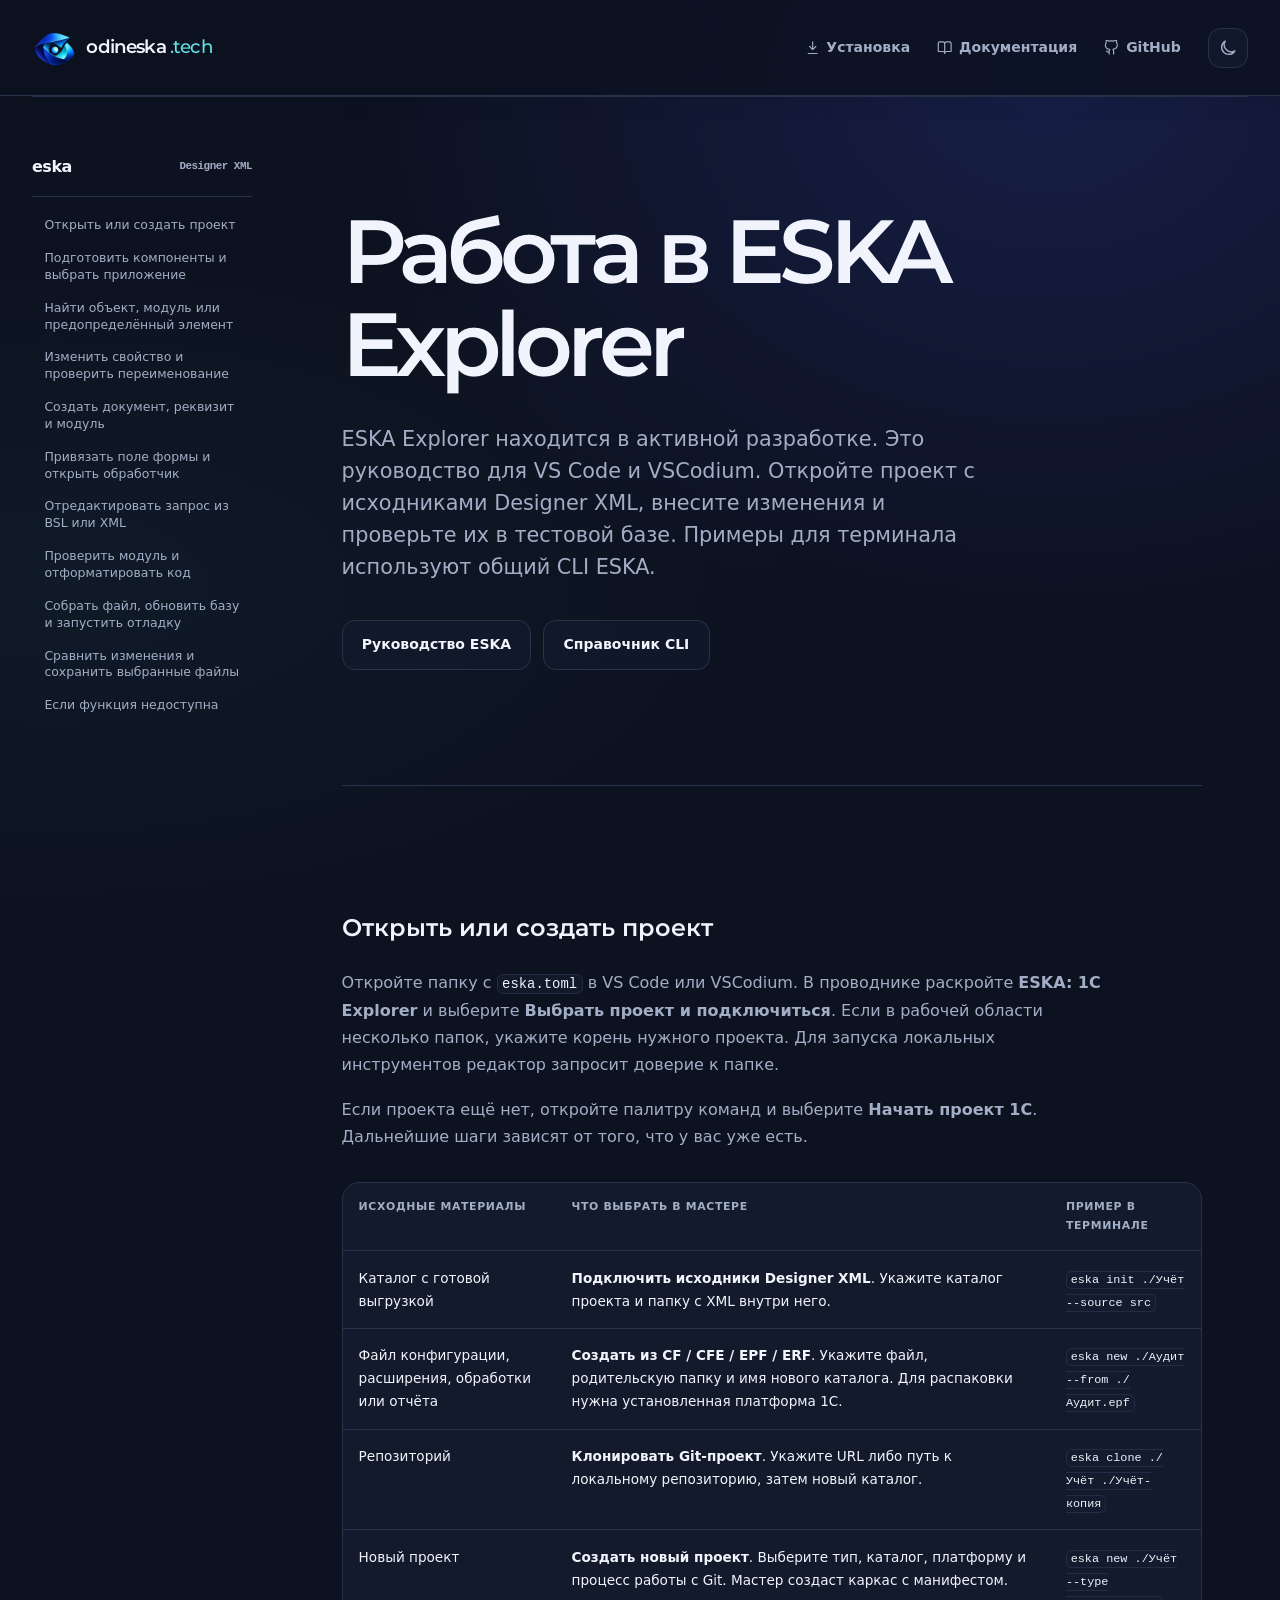
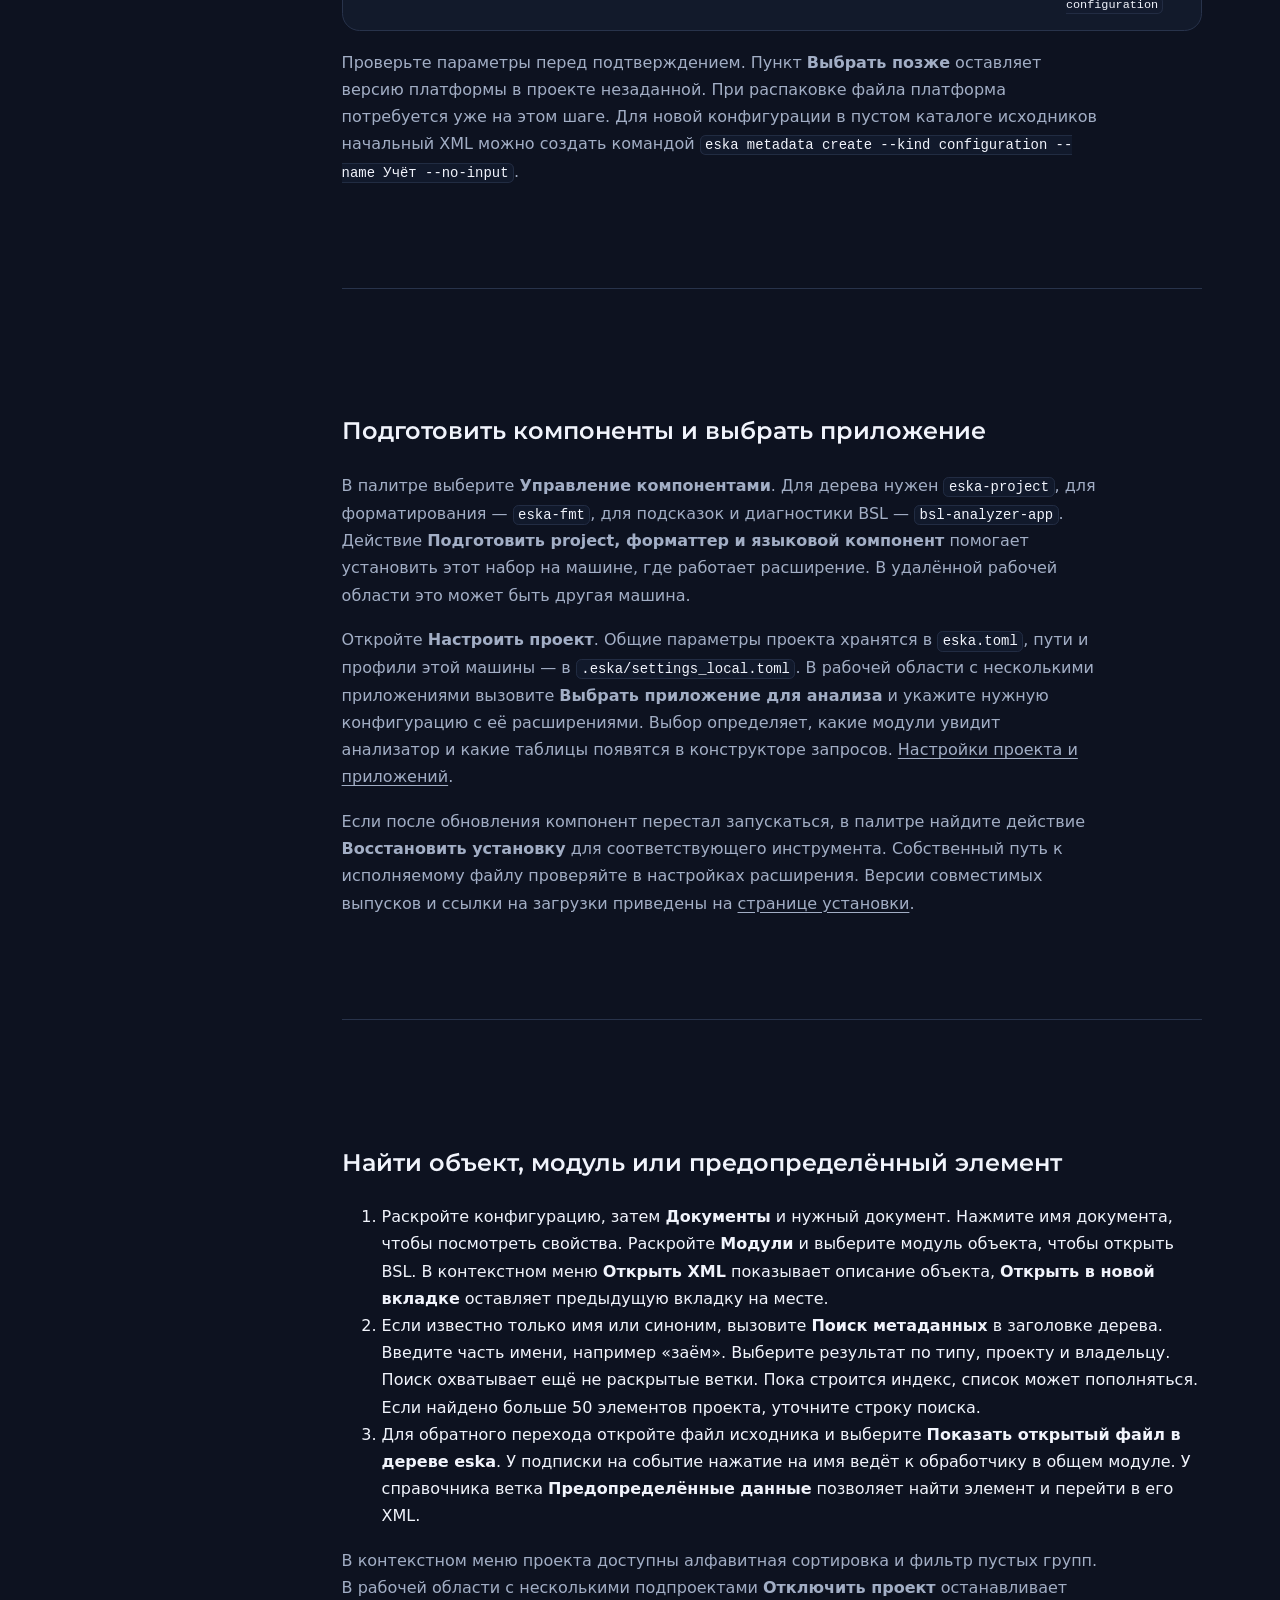
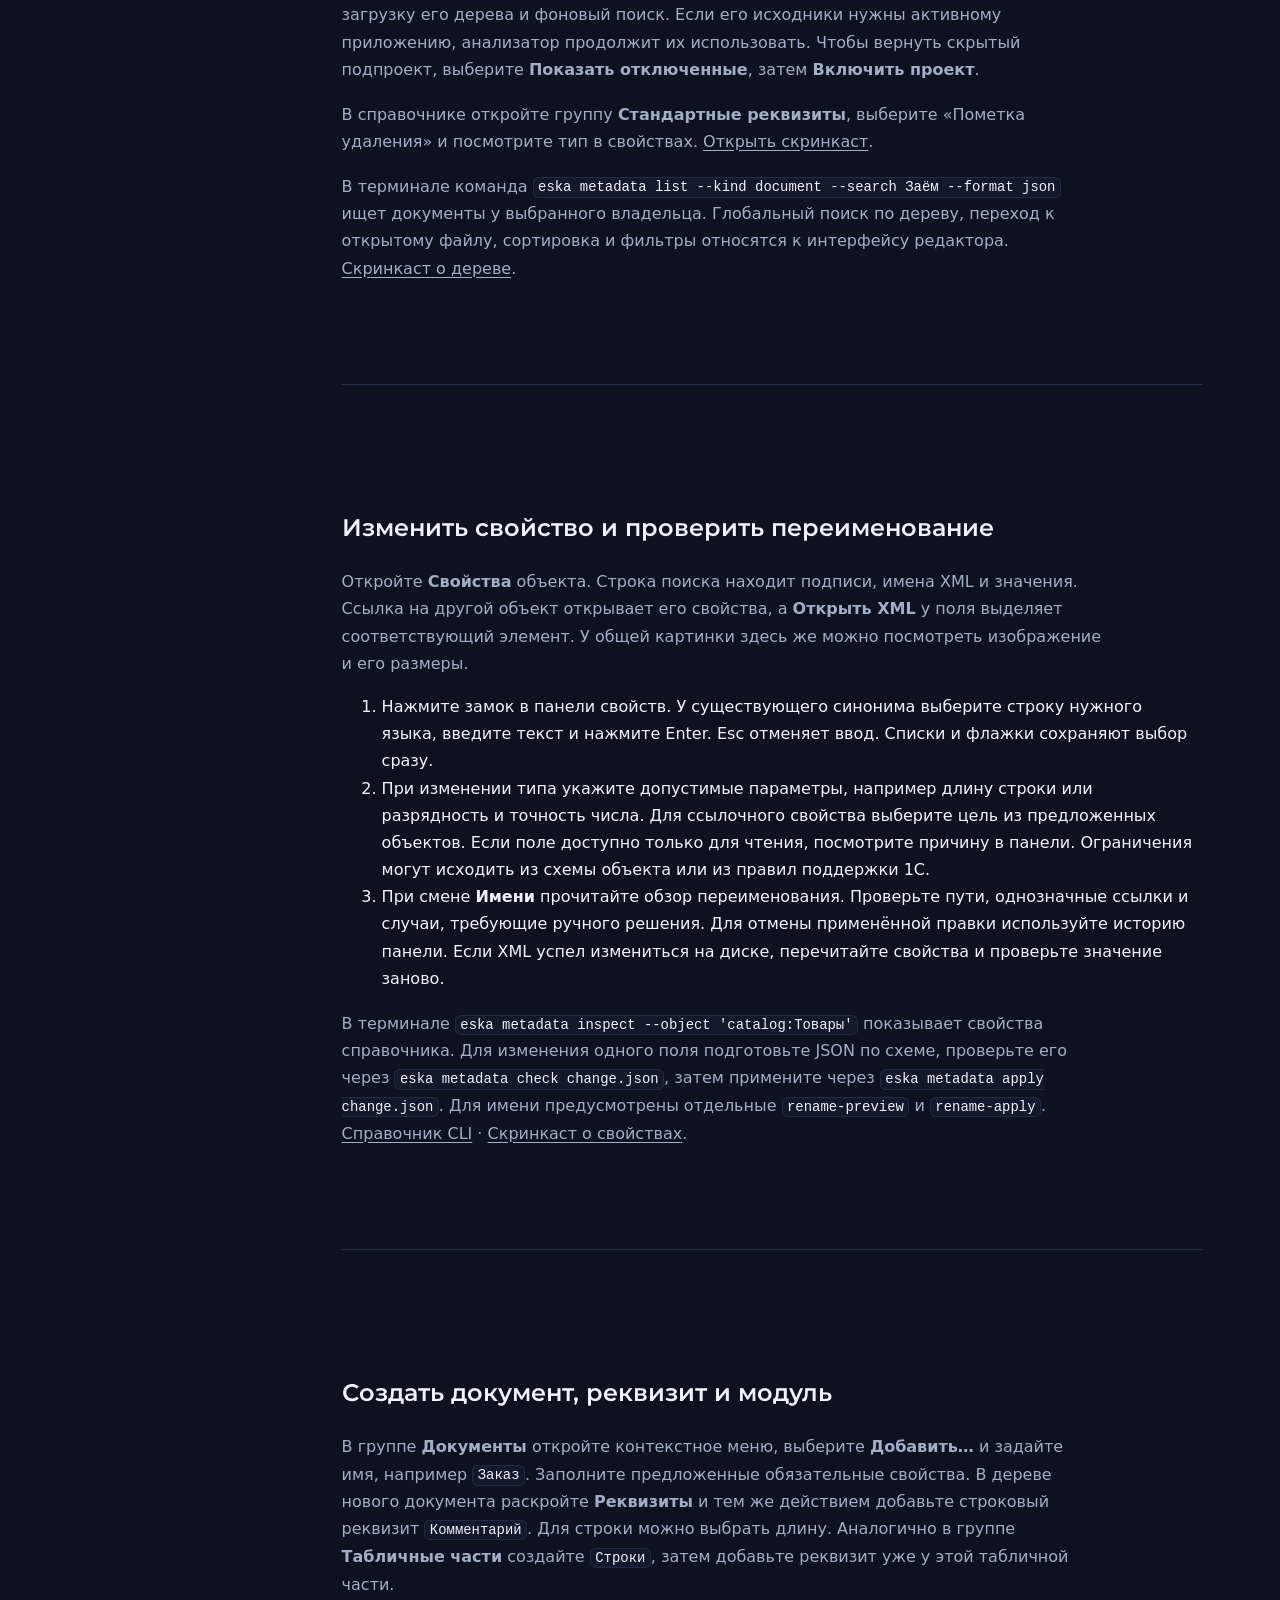
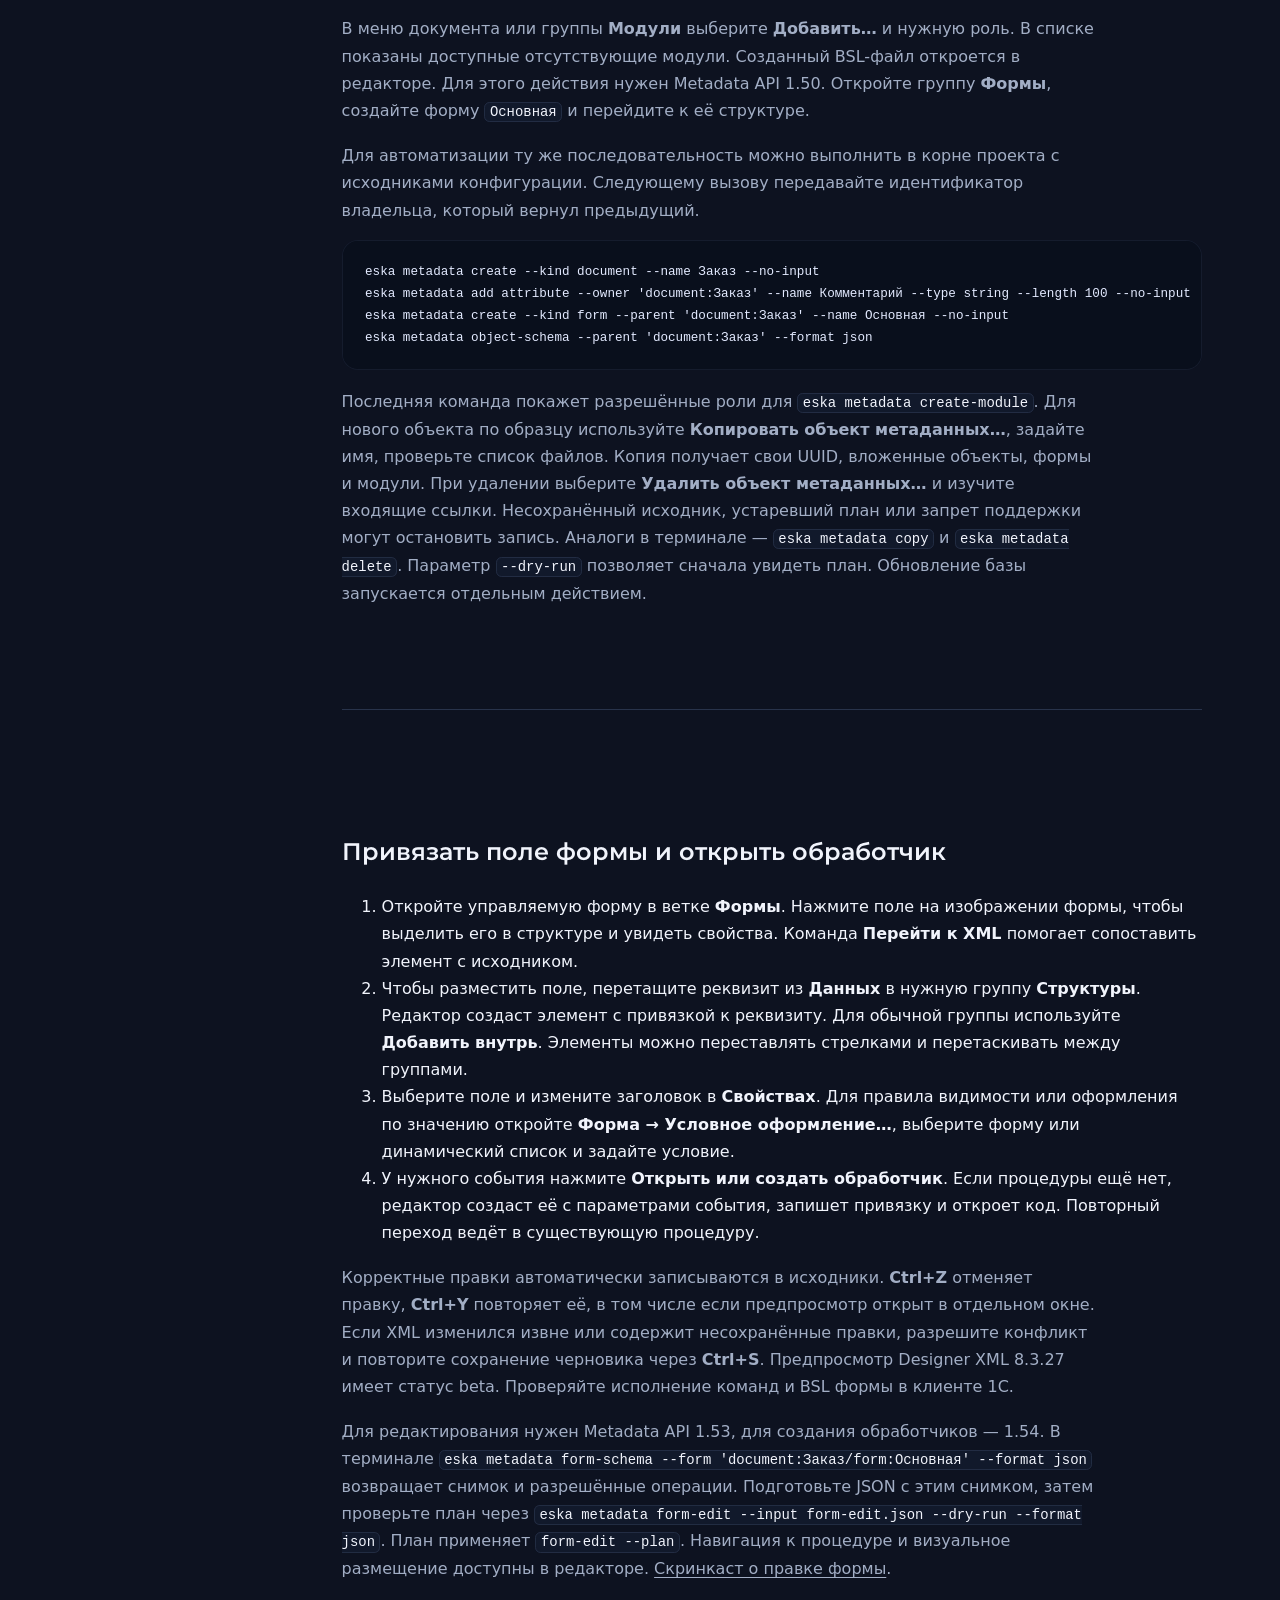
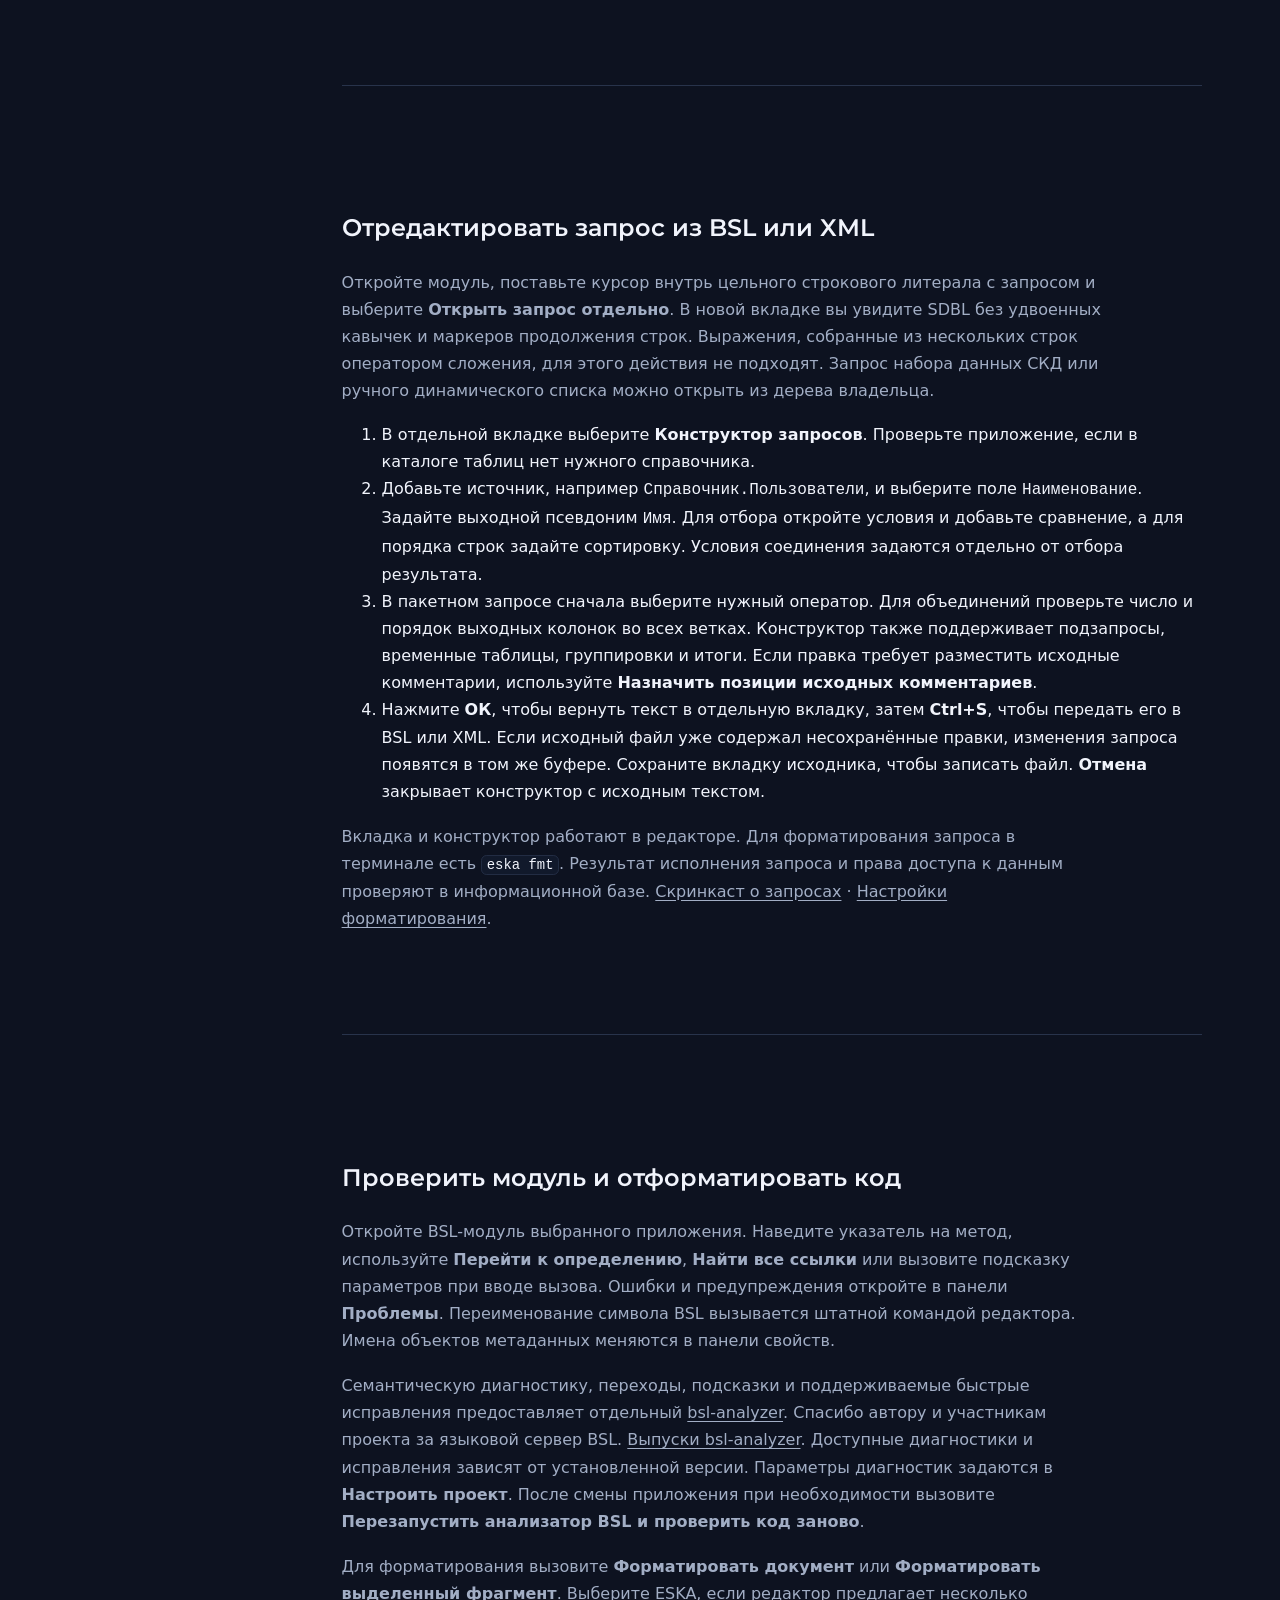
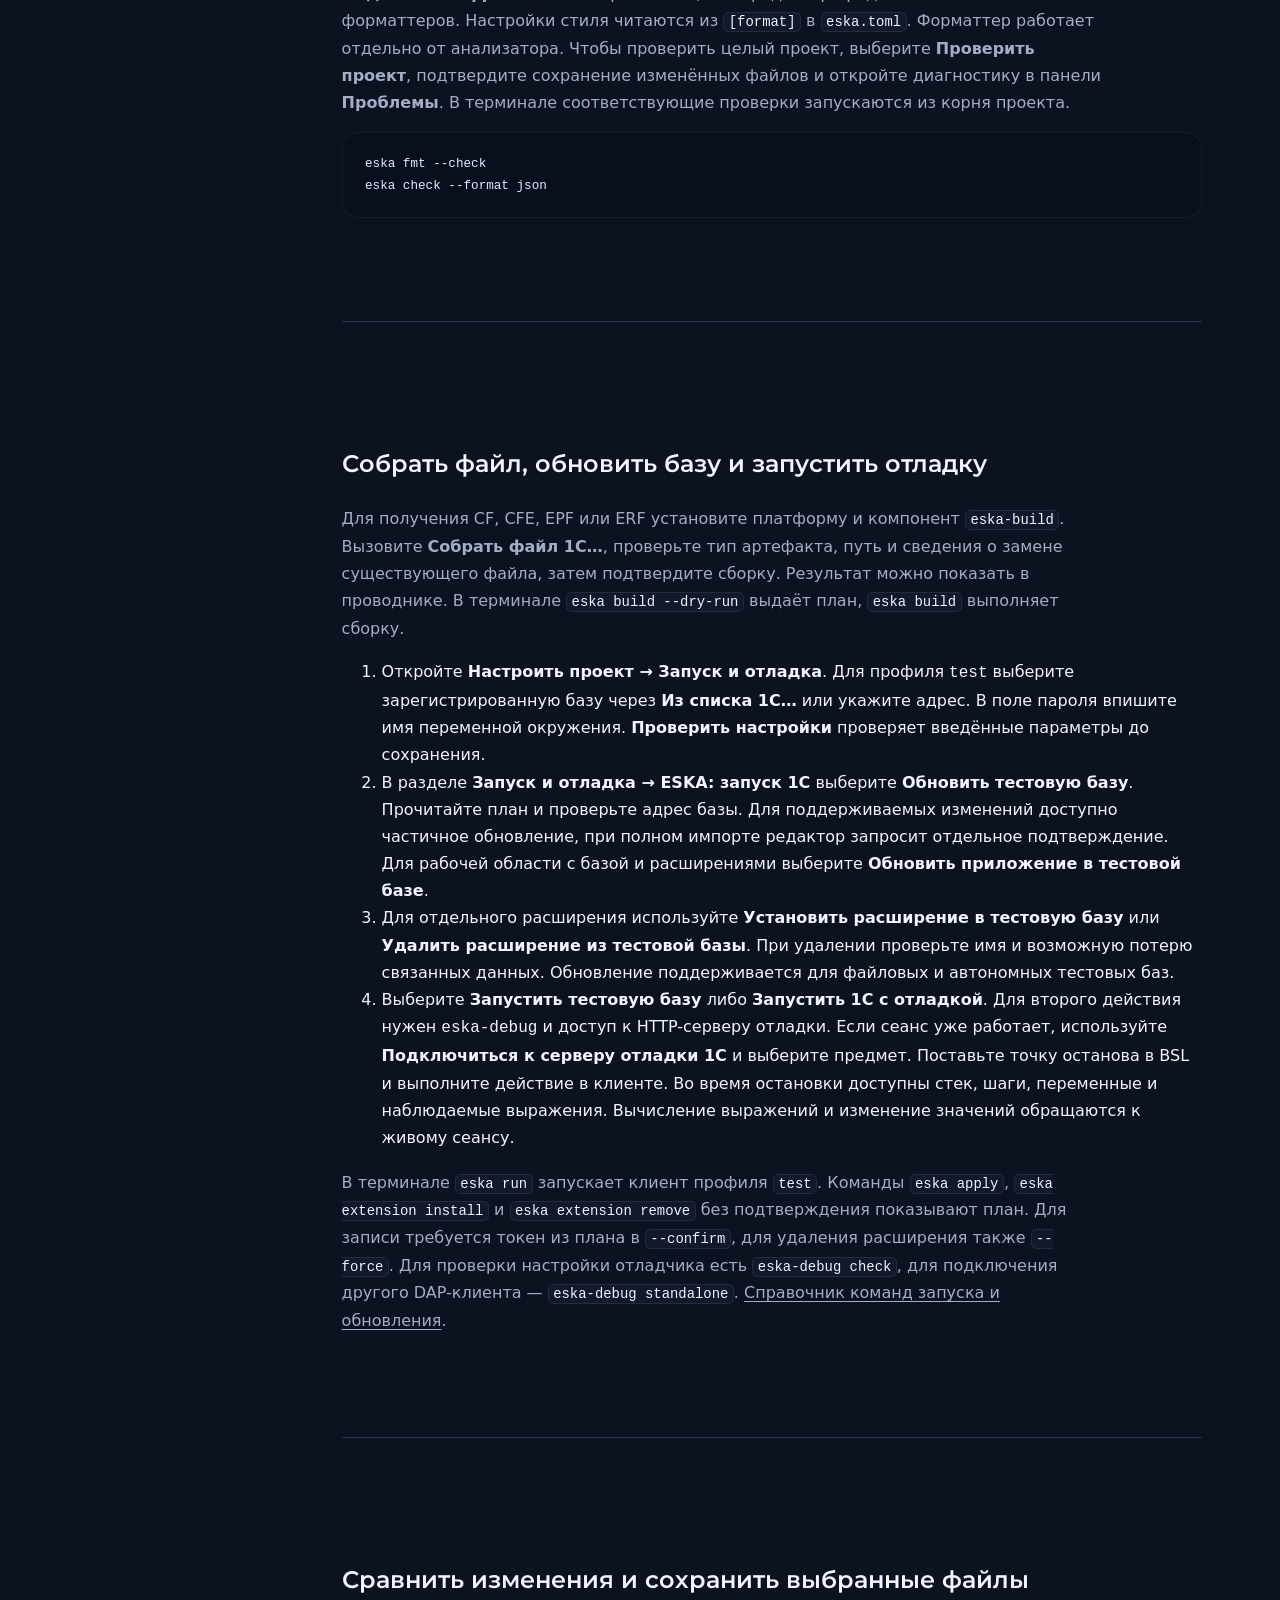
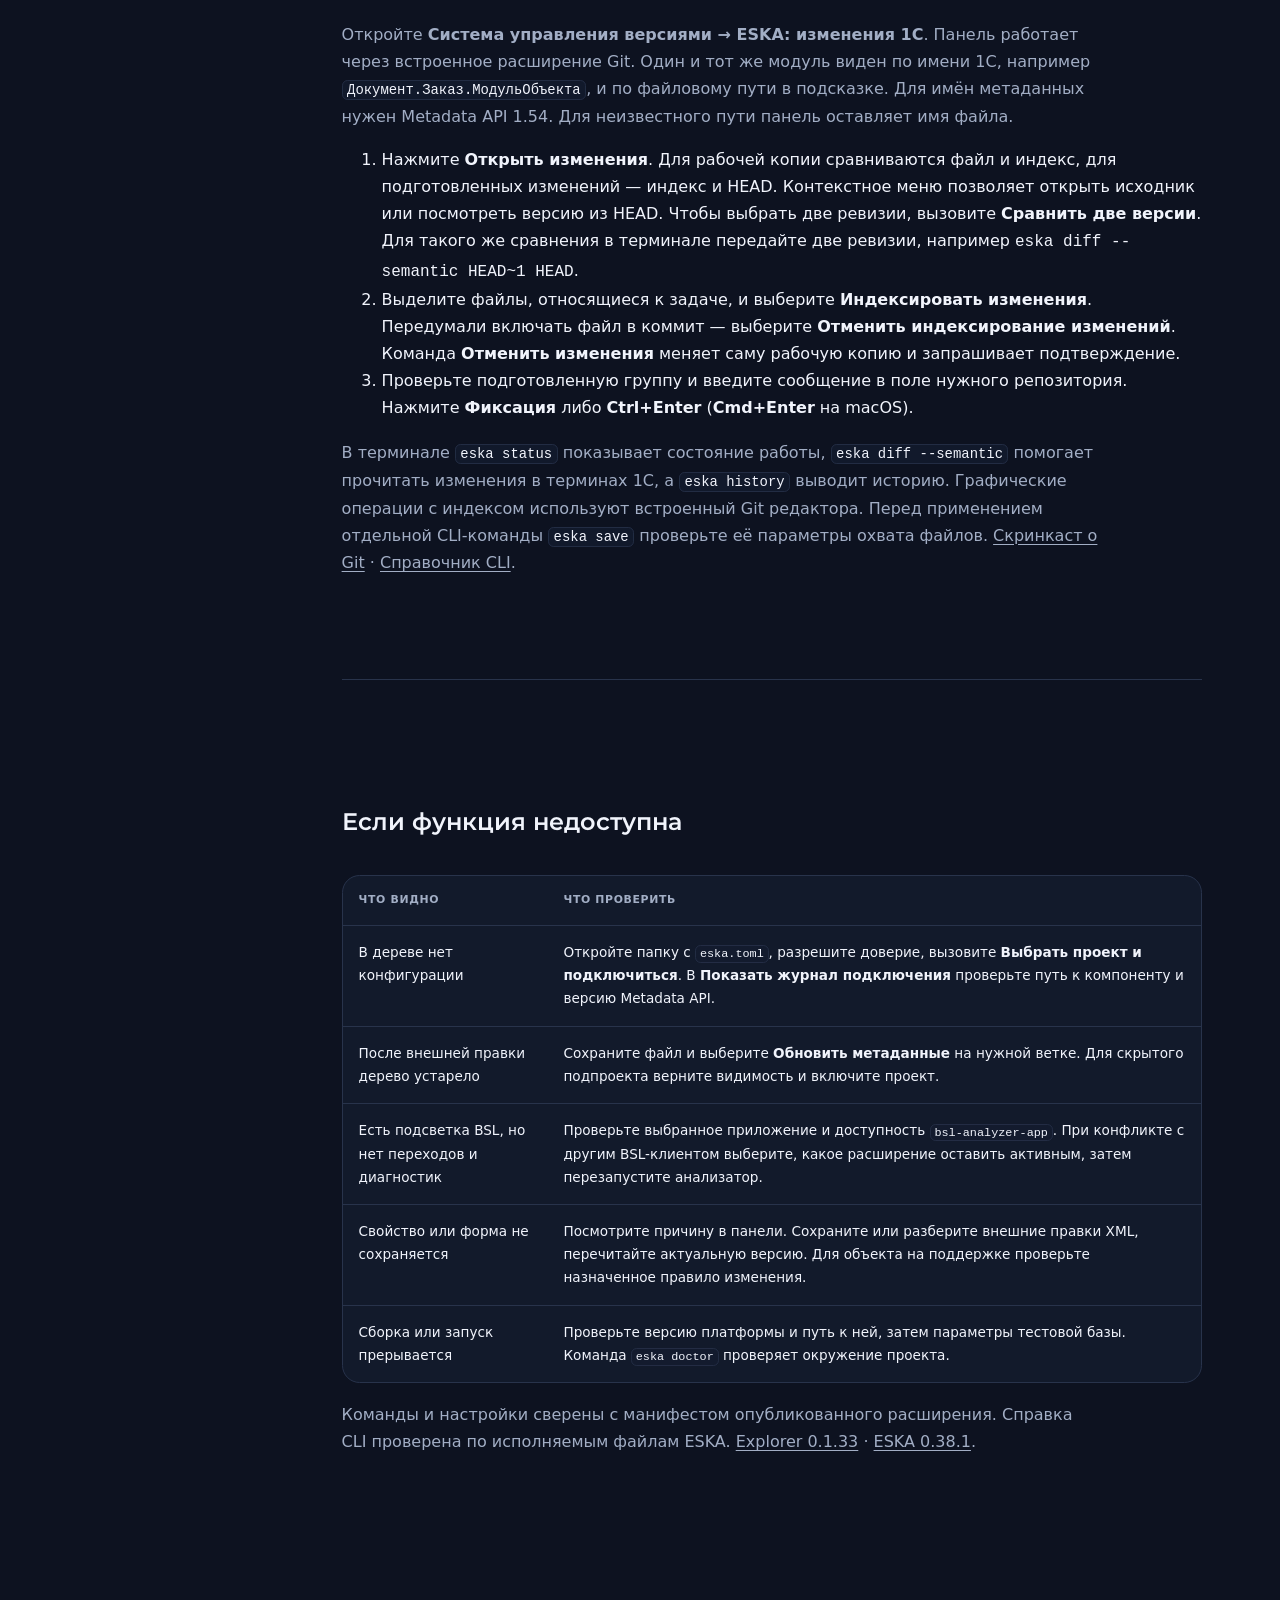
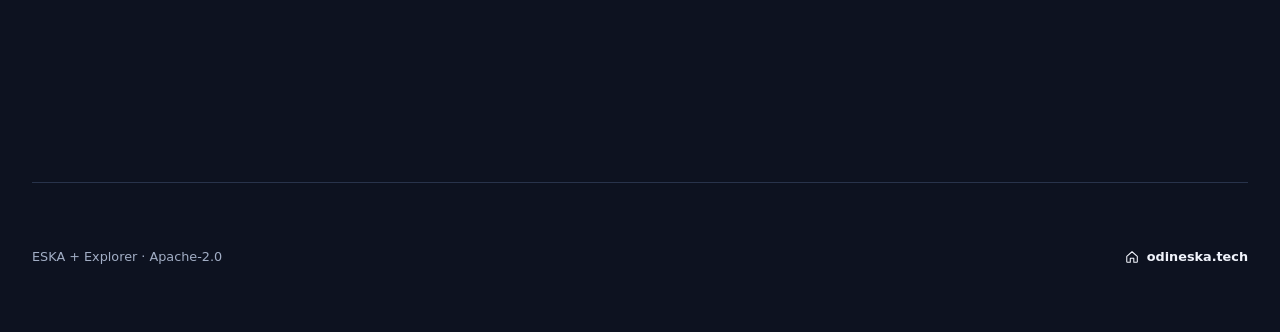
<file: eska/docs/explorer/index.html>
<!DOCTYPE html>
<html data-theme="dark" lang="ru">
 <head>
  <meta charset="utf-8"/>
  <meta content="width=device-width, initial-scale=1" name="viewport"/>
  <meta content="Как работать с проектом 1С в VS Code и VSCodium: дерево метаданных, формы, запросы, диагностика BSL, сборка и отладка." name="description"/>
  <meta content="#0d1220" name="theme-color"/>
  <title>Работа в ESKA Explorer · Odineska</title>
  <script src="../../../assets/theme.js">
  </script>
  <link href="../../../assets/brand/favicon.png" rel="icon" type="image/png"/>
  <link as="font" crossorigin="" href="../../../assets/fonts/montserrat-semibold.woff2" rel="preload" type="font/woff2"/>
  <link href="../../../assets/site.css" rel="stylesheet"/>
 </head>
 <body class="docs-page">
  <a class="skip-link" href="#docs-content">
   К документации
  </a>
  <header class="site-header shell">
   <a aria-label="Odineska — главная" class="brand" href="../../../">
    <img alt="" height="40" src="../../../assets/brand/odineska-mark.webp" width="40"/>
    <span class="brand-name">
     odineska
     <span>
      .tech
     </span>
    </span>
   </a>
   <nav aria-label="Основная навигация" class="site-nav">
    <a href="../../">
     <svg aria-hidden="true" class="icon">
      <use href="../../../assets/icons.svg#download">
      </use>
     </svg>
     Установка
    </a>
    <a aria-current="page" href="../">
     <svg aria-hidden="true" class="icon">
      <use href="../../../assets/icons.svg#book-open">
      </use>
     </svg>
     Документация
    </a>
    <a href="https://github.com/odineska/eska" rel="noreferrer" target="_blank">
     <svg aria-hidden="true" class="icon">
      <use href="../../../assets/icons.svg#github">
      </use>
     </svg>
     GitHub
    </a>
    <button aria-label="Включить тёмную тему" class="theme-toggle" data-theme-toggle="" type="button">
     <svg aria-hidden="true" class="sun-icon" viewbox="0 0 24 24">
      <circle cx="12" cy="12" r="3.5">
      </circle>
      <path d="M12 2v2M12 20v2M4.93 4.93l1.42 1.42M17.65 17.65l1.42 1.42M2 12h2M20 12h2M4.93 19.07l1.42-1.42M17.65 6.35l1.42-1.42">
      </path>
     </svg>
     <svg aria-hidden="true" class="moon-icon" viewbox="0 0 24 24">
      <path d="M20.25 15.35A8.5 8.5 0 0 1 8.65 3.75a8.5 8.5 0 1 0 11.6 11.6Z">
      </path>
     </svg>
    </button>
   </nav>
  </header>
  <div class="docs-shell shell">
   <aside aria-label="Разделы документации" class="docs-sidebar">
    <div class="docs-sidebar-title">
     <span>
      eska
     </span>
     <small>
      Designer XML
     </small>
    </div>
    <nav class="docs-toc">
      <a href="#start">Открыть или создать проект</a>
      <a href="#components">Подготовить компоненты и выбрать приложение</a>
      <a href="#tree">Найти объект, модуль или предопределённый элемент</a>
      <a href="#properties">Изменить свойство и проверить переименование</a>
      <a href="#metadata">Создать документ, реквизит и модуль</a>
      <a href="#forms">Привязать поле формы и открыть обработчик</a>
      <a href="#queries">Отредактировать запрос из BSL или XML</a>
      <a href="#bsl">Проверить модуль и отформатировать код</a>
      <a href="#runtime">Собрать файл, обновить базу и запустить отладку</a>
      <a href="#git">Сравнить изменения и сохранить выбранные файлы</a>
      <a href="#diagnostics">Если функция недоступна</a>
    </nav>
   </aside>
   <main class="docs-content" id="docs-content">
    <header class="docs-hero">
     <h1>Работа в ESKA Explorer</h1>
     <p>ESKA Explorer находится в активной разработке. Это руководство для VS Code и VSCodium. Откройте проект с исходниками Designer XML, внесите изменения и проверьте их в тестовой базе. Примеры для терминала используют общий CLI ESKA.</p>
     <div class="docs-hero-actions">
      <a class="button button-quiet" href="../">Руководство ESKA</a>
      <a class="button button-quiet" href="../cli/">Справочник CLI</a>
     </div>
    </header>
    <section class="doc-section" id="start">
     <h2>Открыть или создать проект</h2>
<p>Откройте папку с <code>eska.toml</code> в VS Code или VSCodium. В проводнике раскройте <strong>ESKA: 1C Explorer</strong> и выберите <strong>Выбрать проект и подключиться</strong>. Если в рабочей области несколько папок, укажите корень нужного проекта. Для запуска локальных инструментов редактор запросит доверие к папке.</p>
<p>Если проекта ещё нет, откройте палитру команд и выберите <strong>Начать проект 1С</strong>. Дальнейшие шаги зависят от того, что у вас уже есть.</p>
<div class="table-wrap"><table>
<thead>
<tr>
<th>Исходные материалы</th>
<th>Что выбрать в мастере</th>
<th>Пример в терминале</th>
</tr>
</thead>
<tbody><tr>
<td>Каталог с готовой выгрузкой</td>
<td><strong>Подключить исходники Designer XML</strong>. Укажите каталог проекта и папку с XML внутри него.</td>
<td><code>eska init ./Учёт --source src</code></td>
</tr>
<tr>
<td>Файл конфигурации, расширения, обработки или отчёта</td>
<td><strong>Создать из CF / CFE / EPF / ERF</strong>. Укажите файл, родительскую папку и имя нового каталога. Для распаковки нужна установленная платформа 1С.</td>
<td><code>eska new ./Аудит --from ./Аудит.epf</code></td>
</tr>
<tr>
<td>Репозиторий</td>
<td><strong>Клонировать Git-проект</strong>. Укажите URL либо путь к локальному репозиторию, затем новый каталог.</td>
<td><code>eska clone ./Учёт ./Учёт-копия</code></td>
</tr>
<tr>
<td>Новый проект</td>
<td><strong>Создать новый проект</strong>. Выберите тип, каталог, платформу и процесс работы с Git. Мастер создаст каркас с манифестом.</td>
<td><code>eska new ./Учёт --type configuration</code></td>
</tr>
</tbody></table></div>
<p>Проверьте параметры перед подтверждением. Пункт <strong>Выбрать позже</strong> оставляет версию платформы в проекте незаданной. При распаковке файла платформа потребуется уже на этом шаге. Для новой конфигурации в пустом каталоге исходников начальный XML можно создать командой <code>eska metadata create --kind configuration --name Учёт --no-input</code>.</p>

    </section>
    <section class="doc-section" id="components">
     <h2>Подготовить компоненты и выбрать приложение</h2>
<p>В палитре выберите <strong>Управление компонентами</strong>. Для дерева нужен <code>eska-project</code>, для форматирования — <code>eska-fmt</code>, для подсказок и диагностики BSL — <code>bsl-analyzer-app</code>. Действие <strong>Подготовить project, форматтер и языковой компонент</strong> помогает установить этот набор на машине, где работает расширение. В удалённой рабочей области это может быть другая машина.</p>
<p>Откройте <strong>Настроить проект</strong>. Общие параметры проекта хранятся в <code>eska.toml</code>, пути и профили этой машины — в <code>.eska/settings_local.toml</code>. В рабочей области с несколькими приложениями вызовите <strong>Выбрать приложение для анализа</strong> и укажите нужную конфигурацию с её расширениями. Выбор определяет, какие модули увидит анализатор и какие таблицы появятся в конструкторе запросов. <a href="../#configuration">Настройки проекта и приложений</a>.</p>
<p>Если после обновления компонент перестал запускаться, в палитре найдите действие <strong>Восстановить установку</strong> для соответствующего инструмента. Собственный путь к исполняемому файлу проверяйте в настройках расширения. Версии совместимых выпусков и ссылки на загрузки приведены на <a href="../../">странице установки</a>.</p>

    </section>
    <section class="doc-section" id="tree">
     <h2>Найти объект, модуль или предопределённый элемент</h2>
<ol>
<li>Раскройте конфигурацию, затем <strong>Документы</strong> и нужный документ. Нажмите имя документа, чтобы посмотреть свойства. Раскройте <strong>Модули</strong> и выберите модуль объекта, чтобы открыть BSL. В контекстном меню <strong>Открыть XML</strong> показывает описание объекта, <strong>Открыть в новой вкладке</strong> оставляет предыдущую вкладку на месте.</li>
<li>Если известно только имя или синоним, вызовите <strong>Поиск метаданных</strong> в заголовке дерева. Введите часть имени, например «заём». Выберите результат по типу, проекту и владельцу. Поиск охватывает ещё не раскрытые ветки. Пока строится индекс, список может пополняться. Если найдено больше 50 элементов проекта, уточните строку поиска.</li>
<li>Для обратного перехода откройте файл исходника и выберите <strong>Показать открытый файл в дереве eska</strong>. У подписки на событие нажатие на имя ведёт к обработчику в общем модуле. У справочника ветка <strong>Предопределённые данные</strong> позволяет найти элемент и перейти в его XML.</li>
</ol>
<p>В контекстном меню проекта доступны алфавитная сортировка и фильтр пустых групп. В рабочей области с несколькими подпроектами <strong>Отключить проект</strong> останавливает загрузку его дерева и фоновый поиск. Если его исходники нужны активному приложению, анализатор продолжит их использовать. Чтобы вернуть скрытый подпроект, выберите <strong>Показать отключенные</strong>, затем <strong>Включить проект</strong>.</p>
<p>В справочнике откройте группу <strong>Стандартные реквизиты</strong>, выберите «Пометка удаления» и посмотрите тип в свойствах. <a href="../#demo-standard-attributes">Открыть скринкаст</a>.</p>
<p>В терминале команда <code>eska metadata list --kind document --search Заём --format json</code> ищет документы у выбранного владельца. Глобальный поиск по дереву, переход к открытому файлу, сортировка и фильтры относятся к интерфейсу редактора. <a href="../#demo-tree">Скринкаст о дереве</a>.</p>

    </section>
    <section class="doc-section" id="properties">
     <h2>Изменить свойство и проверить переименование</h2>
<p>Откройте <strong>Свойства</strong> объекта. Строка поиска находит подписи, имена XML и значения. Ссылка на другой объект открывает его свойства, а <strong>Открыть XML</strong> у поля выделяет соответствующий элемент. У общей картинки здесь же можно посмотреть изображение и его размеры.</p>
<ol>
<li>Нажмите замок в панели свойств. У существующего синонима выберите строку нужного языка, введите текст и нажмите Enter. Esc отменяет ввод. Списки и флажки сохраняют выбор сразу.</li>
<li>При изменении типа укажите допустимые параметры, например длину строки или разрядность и точность числа. Для ссылочного свойства выберите цель из предложенных объектов. Если поле доступно только для чтения, посмотрите причину в панели. Ограничения могут исходить из схемы объекта или из правил поддержки 1С.</li>
<li>При смене <strong>Имени</strong> прочитайте обзор переименования. Проверьте пути, однозначные ссылки и случаи, требующие ручного решения. Для отмены применённой правки используйте историю панели. Если XML успел измениться на диске, перечитайте свойства и проверьте значение заново.</li>
</ol>
<p>В терминале <code>eska metadata inspect --object &#39;catalog:Товары&#39;</code> показывает свойства справочника. Для изменения одного поля подготовьте JSON по схеме, проверьте его через <code>eska metadata check change.json</code>, затем примените через <code>eska metadata apply change.json</code>. Для имени предусмотрены отдельные <code>rename-preview</code> и <code>rename-apply</code>. <a href="../cli/#command-eska-metadata-inspect">Справочник CLI</a> · <a href="../#demo-properties">Скринкаст о свойствах</a>.</p>

    </section>
    <section class="doc-section" id="metadata">
     <h2>Создать документ, реквизит и модуль</h2>
<p>В группе <strong>Документы</strong> откройте контекстное меню, выберите <strong>Добавить…</strong> и задайте имя, например <code>Заказ</code>. Заполните предложенные обязательные свойства. В дереве нового документа раскройте <strong>Реквизиты</strong> и тем же действием добавьте строковый реквизит <code>Комментарий</code>. Для строки можно выбрать длину. Аналогично в группе <strong>Табличные части</strong> создайте <code>Строки</code>, затем добавьте реквизит уже у этой табличной части.</p>
<p>В меню документа или группы <strong>Модули</strong> выберите <strong>Добавить…</strong> и нужную роль. В списке показаны доступные отсутствующие модули. Созданный BSL-файл откроется в редакторе. Для этого действия нужен Metadata API 1.50. Откройте группу <strong>Формы</strong>, создайте форму <code>Основная</code> и перейдите к её структуре.</p>
<p>Для автоматизации ту же последовательность можно выполнить в корне проекта с исходниками конфигурации. Следующему вызову передавайте идентификатор владельца, который вернул предыдущий.</p>
<pre><code class="language-sh">eska metadata create --kind document --name Заказ --no-input
eska metadata add attribute --owner &#39;document:Заказ&#39; --name Комментарий --type string --length 100 --no-input
eska metadata create --kind form --parent &#39;document:Заказ&#39; --name Основная --no-input
eska metadata object-schema --parent &#39;document:Заказ&#39; --format json
</code></pre>
<p>Последняя команда покажет разрешённые роли для <code>eska metadata create-module</code>. Для нового объекта по образцу используйте <strong>Копировать объект метаданных…</strong>, задайте имя, проверьте список файлов. Копия получает свои UUID, вложенные объекты, формы и модули. При удалении выберите <strong>Удалить объект метаданных…</strong> и изучите входящие ссылки. Несохранённый исходник, устаревший план или запрет поддержки могут остановить запись. Аналоги в терминале — <code>eska metadata copy</code> и <code>eska metadata delete</code>. Параметр <code>--dry-run</code> позволяет сначала увидеть план. Обновление базы запускается отдельным действием.</p>

    </section>
    <section class="doc-section" id="forms">
     <h2>Привязать поле формы и открыть обработчик</h2>
<ol>
<li>Откройте управляемую форму в ветке <strong>Формы</strong>. Нажмите поле на изображении формы, чтобы выделить его в структуре и увидеть свойства. Команда <strong>Перейти к XML</strong> помогает сопоставить элемент с исходником.</li>
<li>Чтобы разместить поле, перетащите реквизит из <strong>Данных</strong> в нужную группу <strong>Структуры</strong>. Редактор создаст элемент с привязкой к реквизиту. Для обычной группы используйте <strong>Добавить внутрь</strong>. Элементы можно переставлять стрелками и перетаскивать между группами.</li>
<li>Выберите поле и измените заголовок в <strong>Свойствах</strong>. Для правила видимости или оформления по значению откройте <strong>Форма → Условное оформление…</strong>, выберите форму или динамический список и задайте условие.</li>
<li>У нужного события нажмите <strong>Открыть или создать обработчик</strong>. Если процедуры ещё нет, редактор создаст её с параметрами события, запишет привязку и откроет код. Повторный переход ведёт в существующую процедуру.</li>
</ol>
<p>Корректные правки автоматически записываются в исходники. <strong>Ctrl+Z</strong> отменяет правку, <strong>Ctrl+Y</strong> повторяет её, в том числе если предпросмотр открыт в отдельном окне. Если XML изменился извне или содержит несохранённые правки, разрешите конфликт и повторите сохранение черновика через <strong>Ctrl+S</strong>. Предпросмотр Designer XML 8.3.27 имеет статус beta. Проверяйте исполнение команд и BSL формы в клиенте 1С.</p>
<p>Для редактирования нужен Metadata API 1.53, для создания обработчиков — 1.54. В терминале <code>eska metadata form-schema --form &#39;document:Заказ/form:Основная&#39; --format json</code> возвращает снимок и разрешённые операции. Подготовьте JSON с этим снимком, затем проверьте план через <code>eska metadata form-edit --input form-edit.json --dry-run --format json</code>. План применяет <code>form-edit --plan</code>. Навигация к процедуре и визуальное размещение доступны в редакторе. <a href="../#demo-form-edit">Скринкаст о правке формы</a>.</p>

    </section>
    <section class="doc-section" id="queries">
     <h2>Отредактировать запрос из BSL или XML</h2>
<p>Откройте модуль, поставьте курсор внутрь цельного строкового литерала с запросом и выберите <strong>Открыть запрос отдельно</strong>. В новой вкладке вы увидите SDBL без удвоенных кавычек и маркеров продолжения строк. Выражения, собранные из нескольких строк оператором сложения, для этого действия не подходят. Запрос набора данных СКД или ручного динамического списка можно открыть из дерева владельца.</p>
<ol>
<li>В отдельной вкладке выберите <strong>Конструктор запросов</strong>. Проверьте приложение, если в каталоге таблиц нет нужного справочника.</li>
<li>Добавьте источник, например <code>Справочник.Пользователи</code>, и выберите поле <code>Наименование</code>. Задайте выходной псевдоним <code>Имя</code>. Для отбора откройте условия и добавьте сравнение, а для порядка строк задайте сортировку. Условия соединения задаются отдельно от отбора результата.</li>
<li>В пакетном запросе сначала выберите нужный оператор. Для объединений проверьте число и порядок выходных колонок во всех ветках. Конструктор также поддерживает подзапросы, временные таблицы, группировки и итоги. Если правка требует разместить исходные комментарии, используйте <strong>Назначить позиции исходных комментариев</strong>.</li>
<li>Нажмите <strong>ОК</strong>, чтобы вернуть текст в отдельную вкладку, затем <strong>Ctrl+S</strong>, чтобы передать его в BSL или XML. Если исходный файл уже содержал несохранённые правки, изменения запроса появятся в том же буфере. Сохраните вкладку исходника, чтобы записать файл. <strong>Отмена</strong> закрывает конструктор с исходным текстом.</li>
</ol>
<p>Вкладка и конструктор работают в редакторе. Для форматирования запроса в терминале есть <code>eska fmt</code>. Результат исполнения запроса и права доступа к данным проверяют в информационной базе. <a href="../#demo-query">Скринкаст о запросах</a> · <a href="../formatting/">Настройки форматирования</a>.</p>

    </section>
    <section class="doc-section" id="bsl">
     <h2>Проверить модуль и отформатировать код</h2>
<p>Откройте BSL-модуль выбранного приложения. Наведите указатель на метод, используйте <strong>Перейти к определению</strong>, <strong>Найти все ссылки</strong> или вызовите подсказку параметров при вводе вызова. Ошибки и предупреждения откройте в панели <strong>Проблемы</strong>. Переименование символа BSL вызывается штатной командой редактора. Имена объектов метаданных меняются в панели свойств.</p>
<p>Семантическую диагностику, переходы, подсказки и поддерживаемые быстрые исправления предоставляет отдельный <a href="https://github.com/itrous/bsl-analyzer">bsl-analyzer</a>. Спасибо автору и участникам проекта за языковой сервер BSL. <a href="https://github.com/itrous/bsl-analyzer/releases">Выпуски bsl-analyzer</a>. Доступные диагностики и исправления зависят от установленной версии. Параметры диагностик задаются в <strong>Настроить проект</strong>. После смены приложения при необходимости вызовите <strong>Перезапустить анализатор BSL и проверить код заново</strong>.</p>
<p>Для форматирования вызовите <strong>Форматировать документ</strong> или <strong>Форматировать выделенный фрагмент</strong>. Выберите ESKA, если редактор предлагает несколько форматтеров. Настройки стиля читаются из <code>[format]</code> в <code>eska.toml</code>. Форматтер работает отдельно от анализатора. Чтобы проверить целый проект, выберите <strong>Проверить проект</strong>, подтвердите сохранение изменённых файлов и откройте диагностику в панели <strong>Проблемы</strong>. В терминале соответствующие проверки запускаются из корня проекта.</p>
<pre><code class="language-sh">eska fmt --check
eska check --format json
</code></pre>

    </section>
    <section class="doc-section" id="runtime">
     <h2>Собрать файл, обновить базу и запустить отладку</h2>
<p>Для получения CF, CFE, EPF или ERF установите платформу и компонент <code>eska-build</code>. Вызовите <strong>Собрать файл 1С…</strong>, проверьте тип артефакта, путь и сведения о замене существующего файла, затем подтвердите сборку. Результат можно показать в проводнике. В терминале <code>eska build --dry-run</code> выдаёт план, <code>eska build</code> выполняет сборку.</p>
<ol>
<li>Откройте <strong>Настроить проект → Запуск и отладка</strong>. Для профиля <code>test</code> выберите зарегистрированную базу через <strong>Из списка 1С…</strong> или укажите адрес. В поле пароля впишите имя переменной окружения. <strong>Проверить настройки</strong> проверяет введённые параметры до сохранения.</li>
<li>В разделе <strong>Запуск и отладка → ESKA: запуск 1С</strong> выберите <strong>Обновить тестовую базу</strong>. Прочитайте план и проверьте адрес базы. Для поддерживаемых изменений доступно частичное обновление, при полном импорте редактор запросит отдельное подтверждение. Для рабочей области с базой и расширениями выберите <strong>Обновить приложение в тестовой базе</strong>.</li>
<li>Для отдельного расширения используйте <strong>Установить расширение в тестовую базу</strong> или <strong>Удалить расширение из тестовой базы</strong>. При удалении проверьте имя и возможную потерю связанных данных. Обновление поддерживается для файловых и автономных тестовых баз.</li>
<li>Выберите <strong>Запустить тестовую базу</strong> либо <strong>Запустить 1С с отладкой</strong>. Для второго действия нужен <code>eska-debug</code> и доступ к HTTP-серверу отладки. Если сеанс уже работает, используйте <strong>Подключиться к серверу отладки 1С</strong> и выберите предмет. Поставьте точку останова в BSL и выполните действие в клиенте. Во время остановки доступны стек, шаги, переменные и наблюдаемые выражения. Вычисление выражений и изменение значений обращаются к живому сеансу.</li>
</ol>
<p>В терминале <code>eska run</code> запускает клиент профиля <code>test</code>. Команды <code>eska apply</code>, <code>eska extension install</code> и <code>eska extension remove</code> без подтверждения показывают план. Для записи требуется токен из плана в <code>--confirm</code>, для удаления расширения также <code>--force</code>. Для проверки настройки отладчика есть <code>eska-debug check</code>, для подключения другого DAP-клиента — <code>eska-debug standalone</code>. <a href="../cli/#command-eska-apply">Справочник команд запуска и обновления</a>.</p>

    </section>
    <section class="doc-section" id="git">
     <h2>Сравнить изменения и сохранить выбранные файлы</h2>
<p>Откройте <strong>Система управления версиями → ESKA: изменения 1С</strong>. Панель работает через встроенное расширение Git. Один и тот же модуль виден по имени 1С, например <code>Документ.Заказ.МодульОбъекта</code>, и по файловому пути в подсказке. Для имён метаданных нужен Metadata API 1.54. Для неизвестного пути панель оставляет имя файла.</p>
<ol>
<li>Нажмите <strong>Открыть изменения</strong>. Для рабочей копии сравниваются файл и индекс, для подготовленных изменений — индекс и HEAD. Контекстное меню позволяет открыть исходник или посмотреть версию из HEAD. Чтобы выбрать две ревизии, вызовите <strong>Сравнить две версии</strong>. Для такого же сравнения в терминале передайте две ревизии, например <code>eska diff --semantic HEAD~1 HEAD</code>.</li>
<li>Выделите файлы, относящиеся к задаче, и выберите <strong>Индексировать изменения</strong>. Передумали включать файл в коммит — выберите <strong>Отменить индексирование изменений</strong>. Команда <strong>Отменить изменения</strong> меняет саму рабочую копию и запрашивает подтверждение.</li>
<li>Проверьте подготовленную группу и введите сообщение в поле нужного репозитория. Нажмите <strong>Фиксация</strong> либо <strong>Ctrl+Enter</strong> (<strong>Cmd+Enter</strong> на macOS).</li>
</ol>
<p>В терминале <code>eska status</code> показывает состояние работы, <code>eska diff --semantic</code> помогает прочитать изменения в терминах 1С, а <code>eska history</code> выводит историю. Графические операции с индексом используют встроенный Git редактора. Перед применением отдельной CLI-команды <code>eska save</code> проверьте её параметры охвата файлов. <a href="../#demo-scm">Скринкаст о Git</a> · <a href="../cli/#command-eska-save">Справочник CLI</a>.</p>

    </section>
    <section class="doc-section" id="diagnostics">
     <h2>Если функция недоступна</h2>
<div class="table-wrap"><table>
<thead>
<tr>
<th>Что видно</th>
<th>Что проверить</th>
</tr>
</thead>
<tbody><tr>
<td>В дереве нет конфигурации</td>
<td>Откройте папку с <code>eska.toml</code>, разрешите доверие, вызовите <strong>Выбрать проект и подключиться</strong>. В <strong>Показать журнал подключения</strong> проверьте путь к компоненту и версию Metadata API.</td>
</tr>
<tr>
<td>После внешней правки дерево устарело</td>
<td>Сохраните файл и выберите <strong>Обновить метаданные</strong> на нужной ветке. Для скрытого подпроекта верните видимость и включите проект.</td>
</tr>
<tr>
<td>Есть подсветка BSL, но нет переходов и диагностик</td>
<td>Проверьте выбранное приложение и доступность <code>bsl-analyzer-app</code>. При конфликте с другим BSL-клиентом выберите, какое расширение оставить активным, затем перезапустите анализатор.</td>
</tr>
<tr>
<td>Свойство или форма не сохраняется</td>
<td>Посмотрите причину в панели. Сохраните или разберите внешние правки XML, перечитайте актуальную версию. Для объекта на поддержке проверьте назначенное правило изменения.</td>
</tr>
<tr>
<td>Сборка или запуск прерывается</td>
<td>Проверьте версию платформы и путь к ней, затем параметры тестовой базы. Команда <code>eska doctor</code> проверяет окружение проекта.</td>
</tr>
</tbody></table></div>
<p>Команды и настройки сверены с манифестом опубликованного расширения. Справка CLI проверена по исполняемым файлам ESKA. <a href="https://github.com/odineska/eska-vscode-explorer/releases/tag/v0.1.33">Explorer 0.1.33</a> · <a href="https://github.com/odineska/eska/releases/tag/v0.38.1">ESKA 0.38.1</a>.</p>

    </section>
   </main>
  </div>
  <footer class="site-footer shell compact-footer docs-footer">
   <p>
    ESKA + Explorer · Apache-2.0
   </p>
   <a class="link-with-icon" href="../../../">
    <svg aria-hidden="true" class="icon">
     <use href="../../../assets/icons.svg#home">
     </use>
    </svg>
    odineska.tech
   </a>
  </footer>
  <div aria-atomic="true" aria-live="polite" class="copy-toast" role="status">
  </div>
  <script src="../../../assets/site.js">
  </script>
 </body>
</html>
</file>
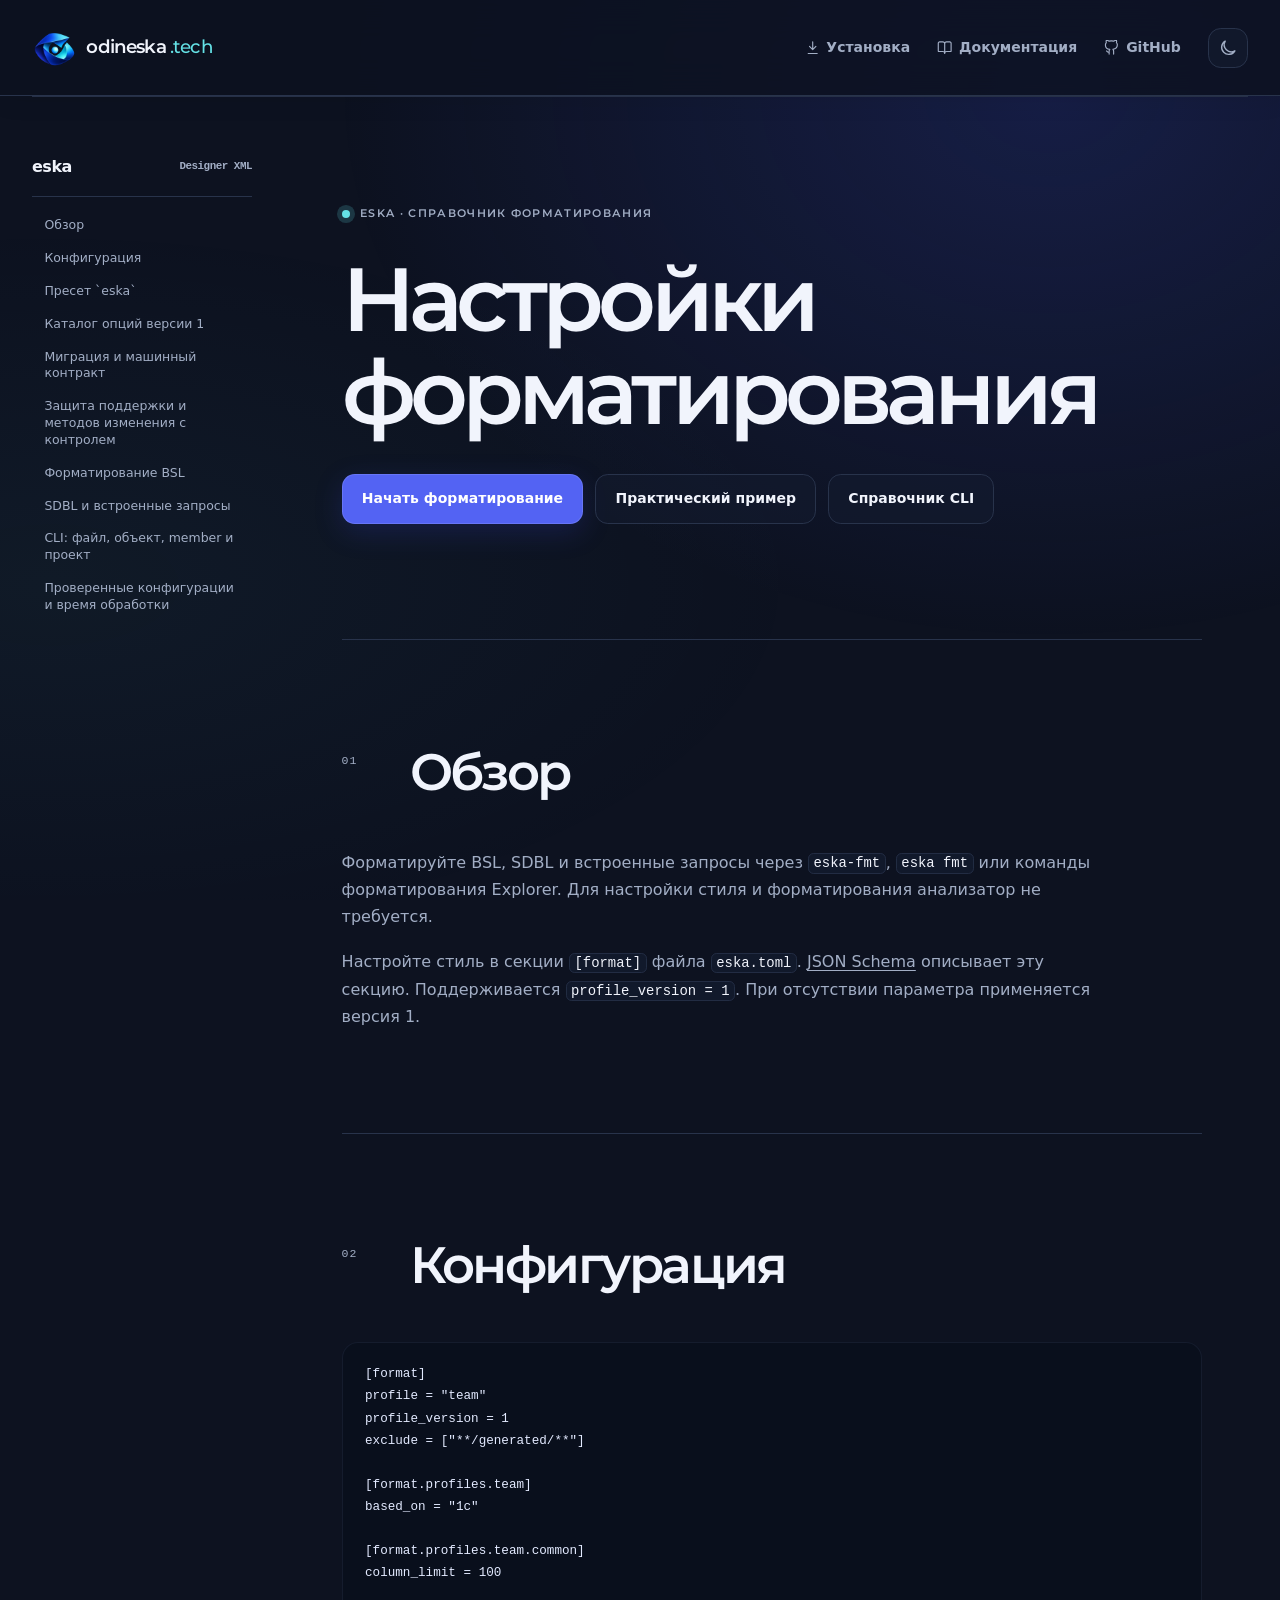
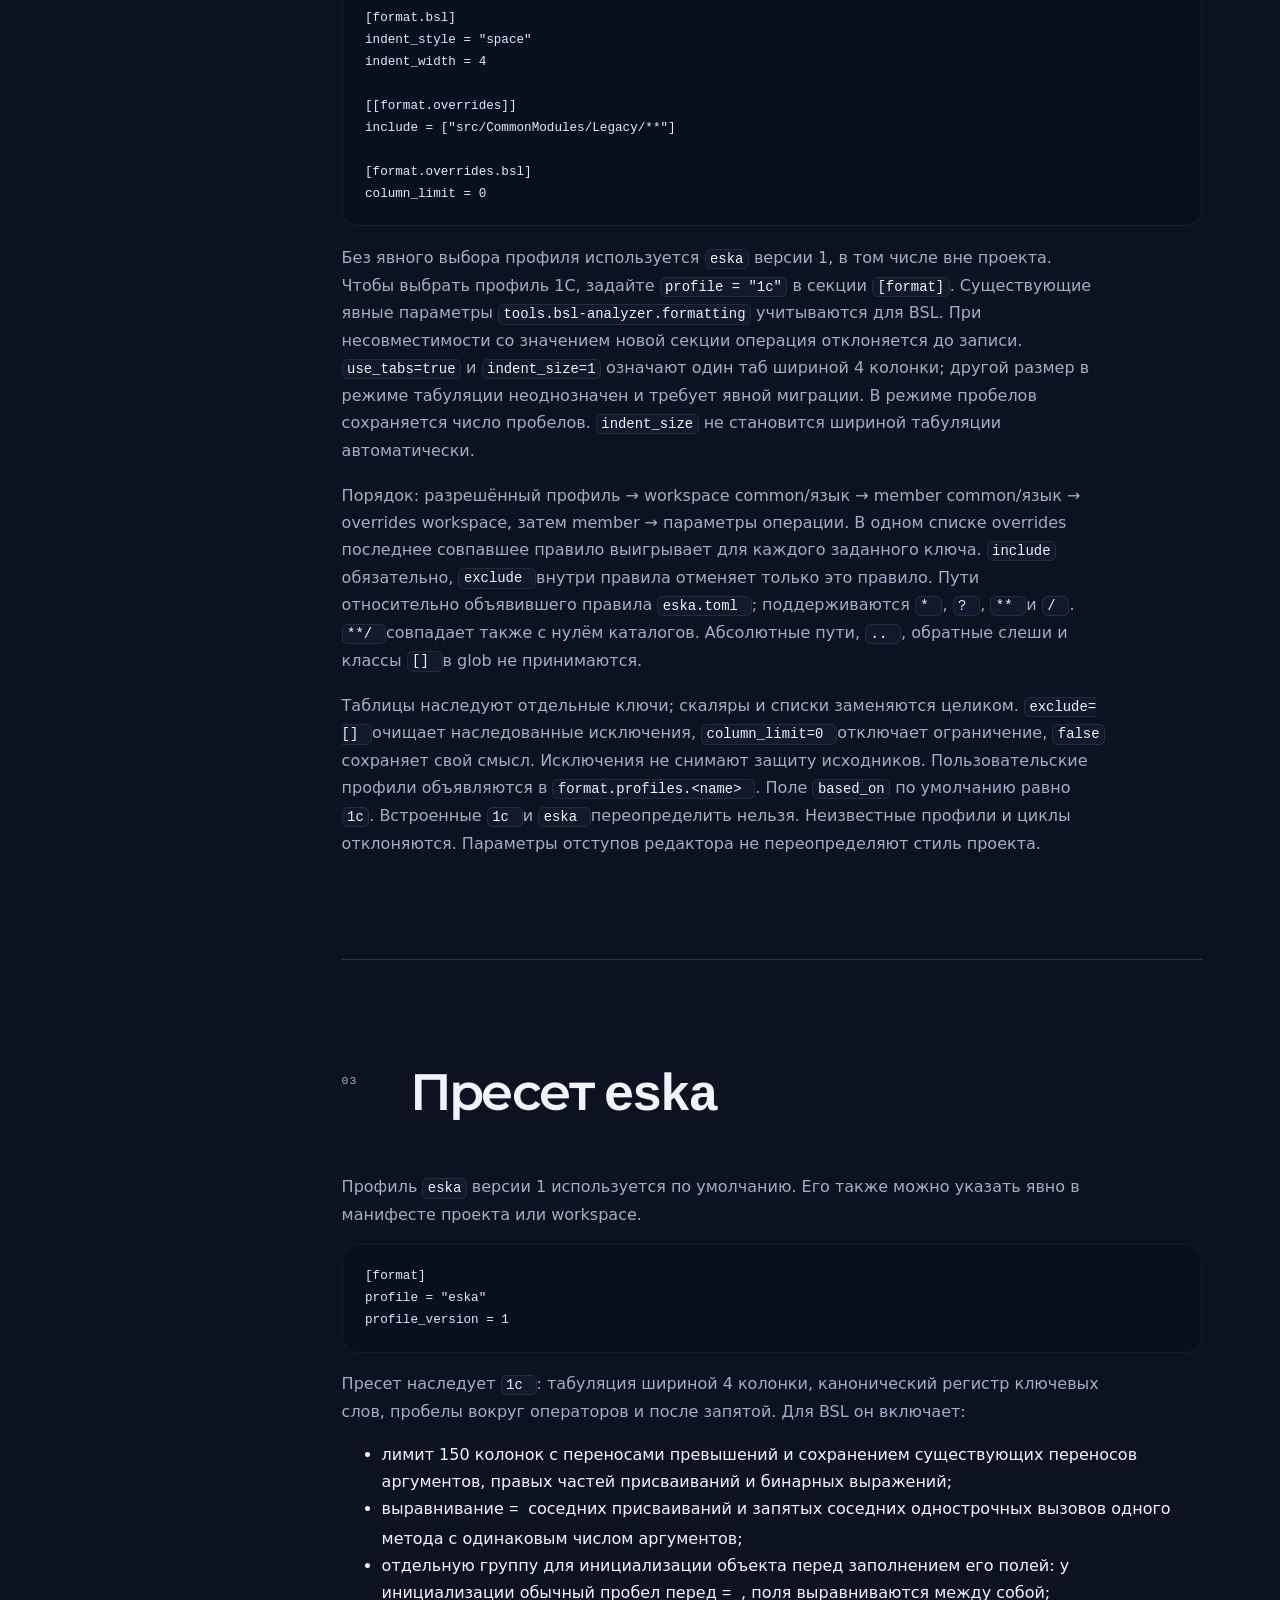
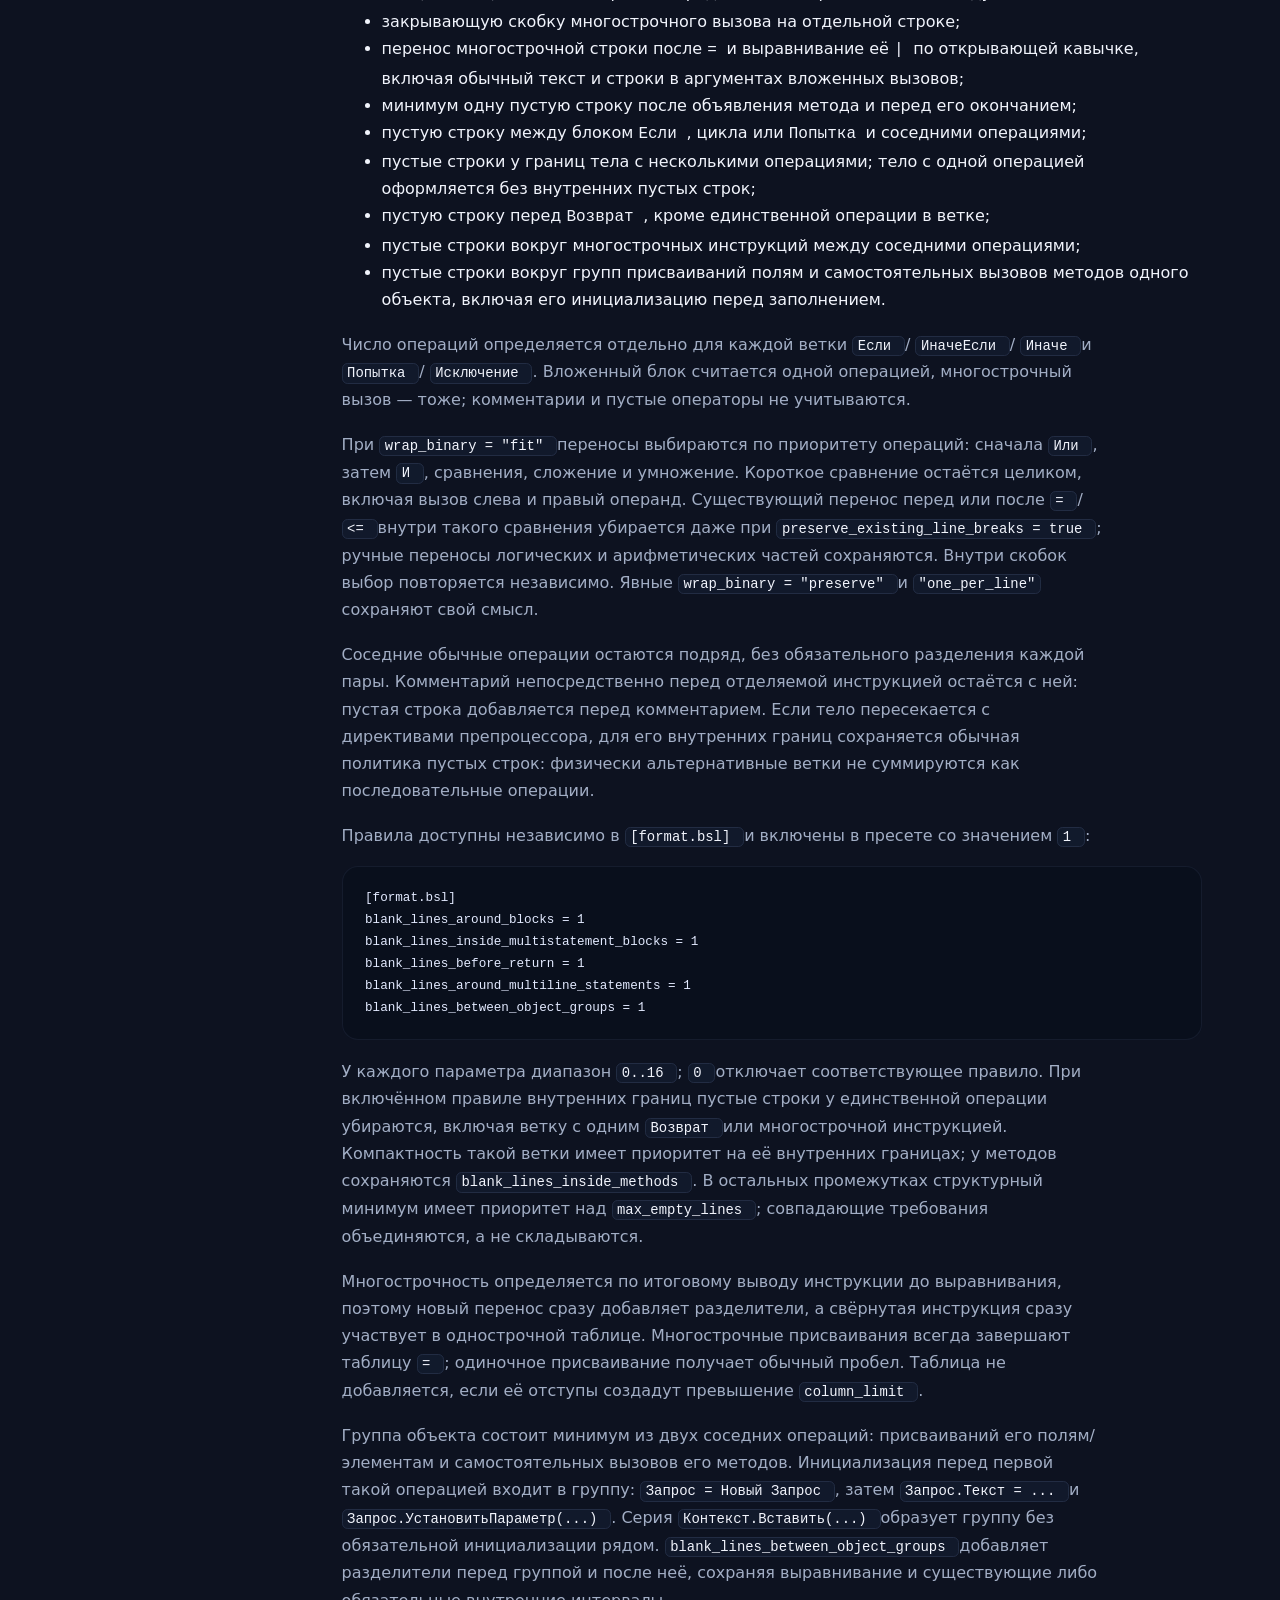
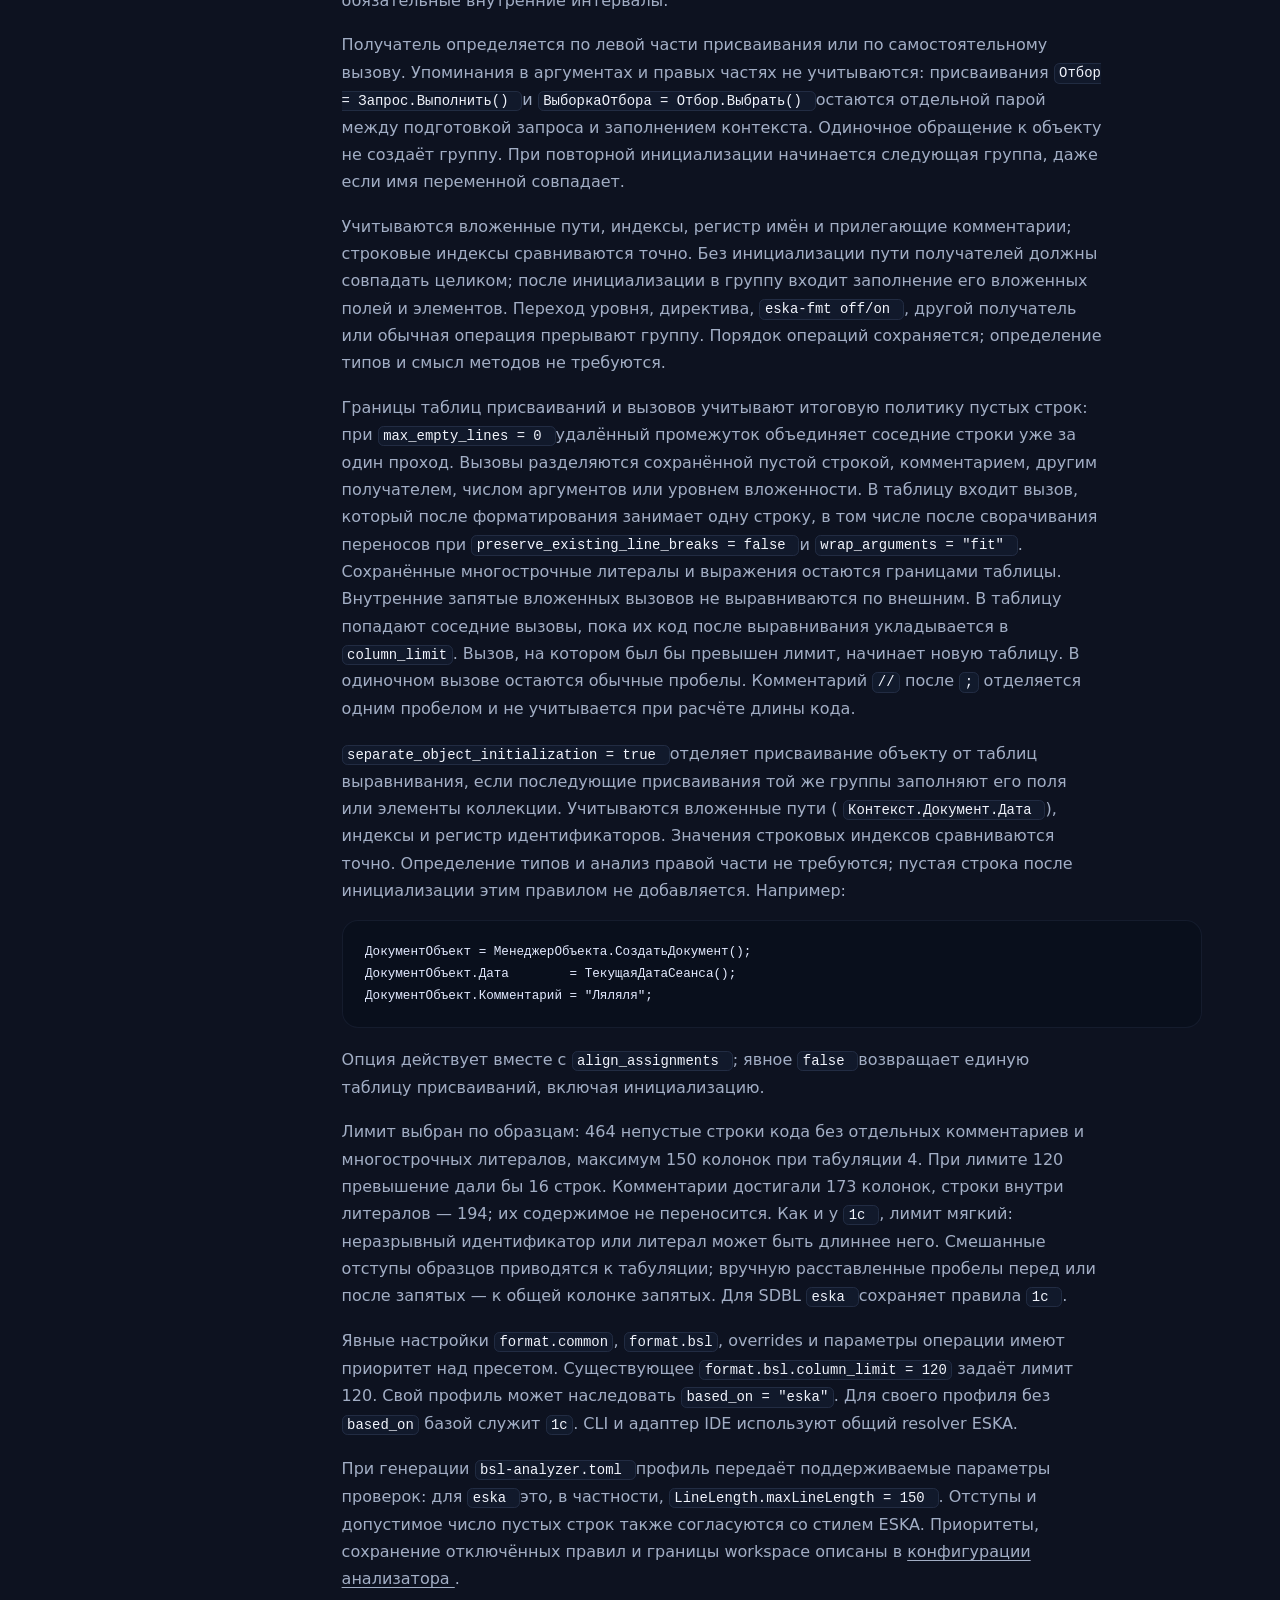
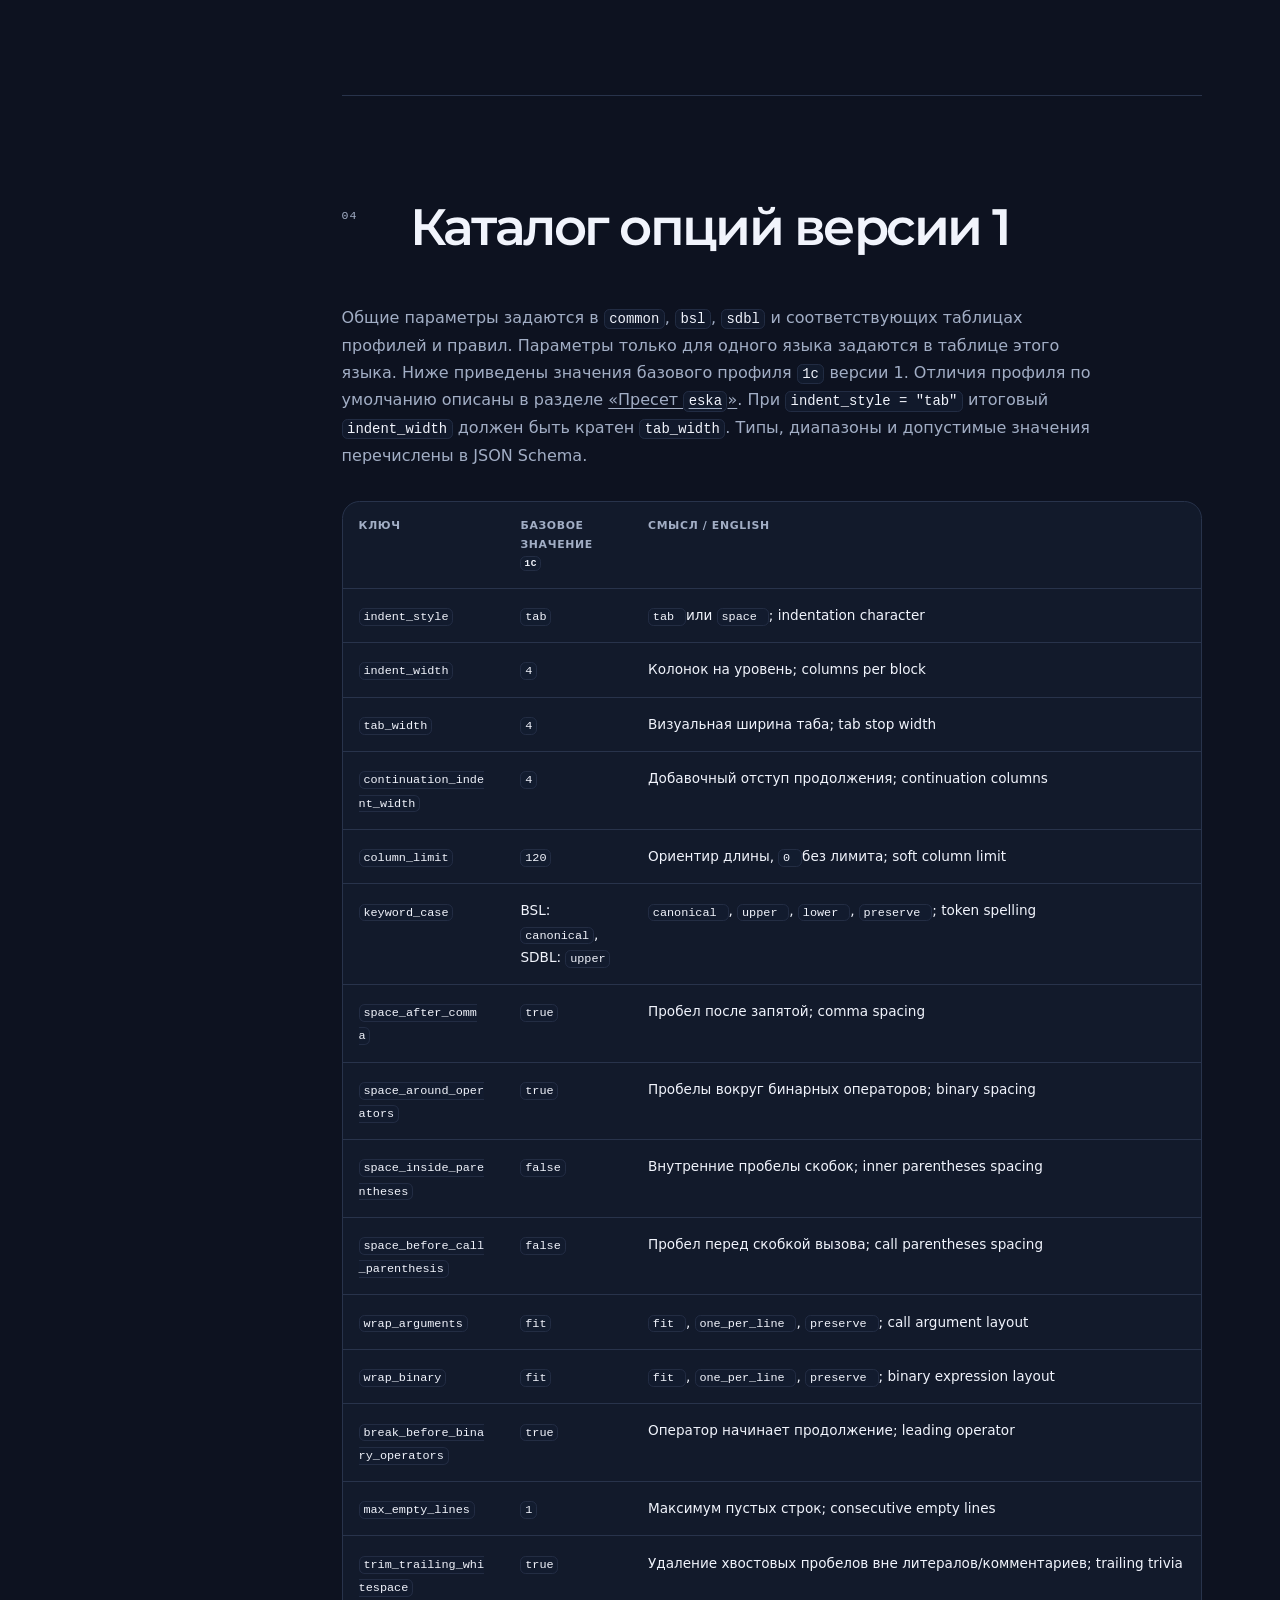
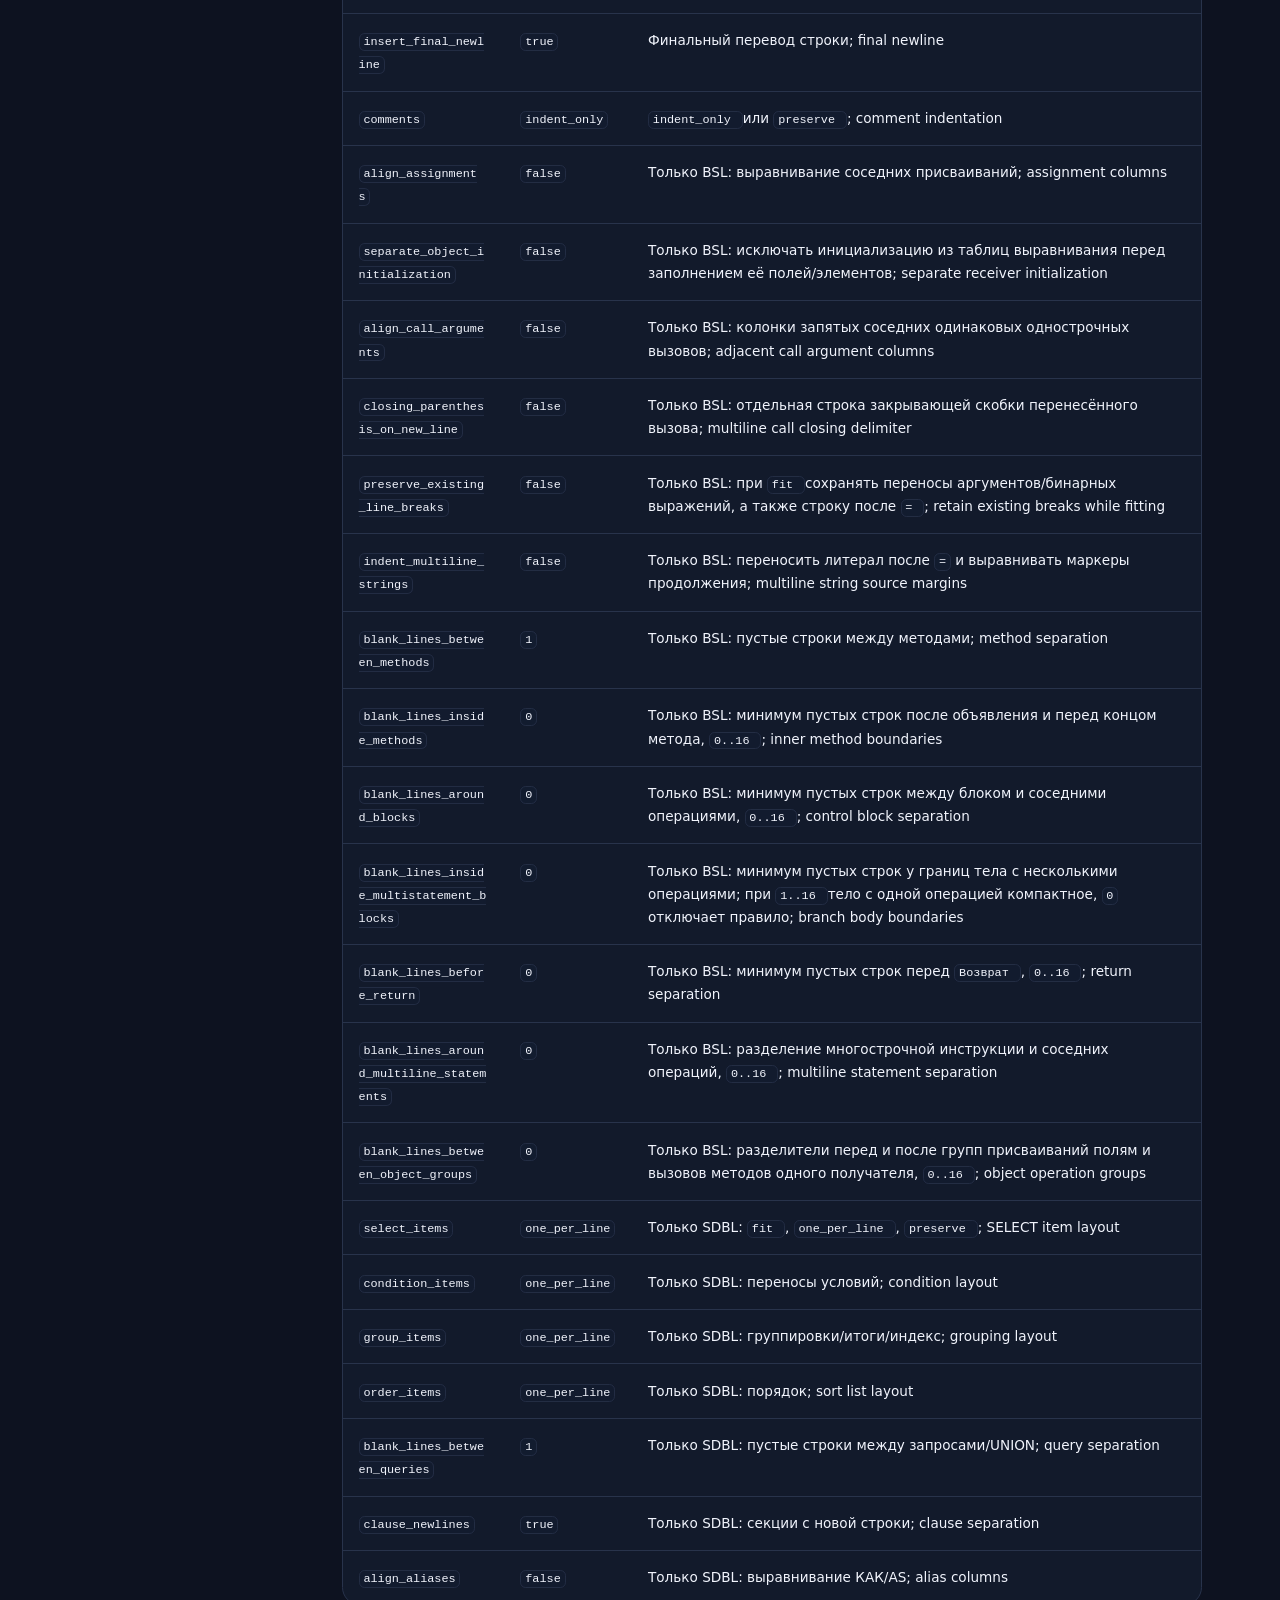
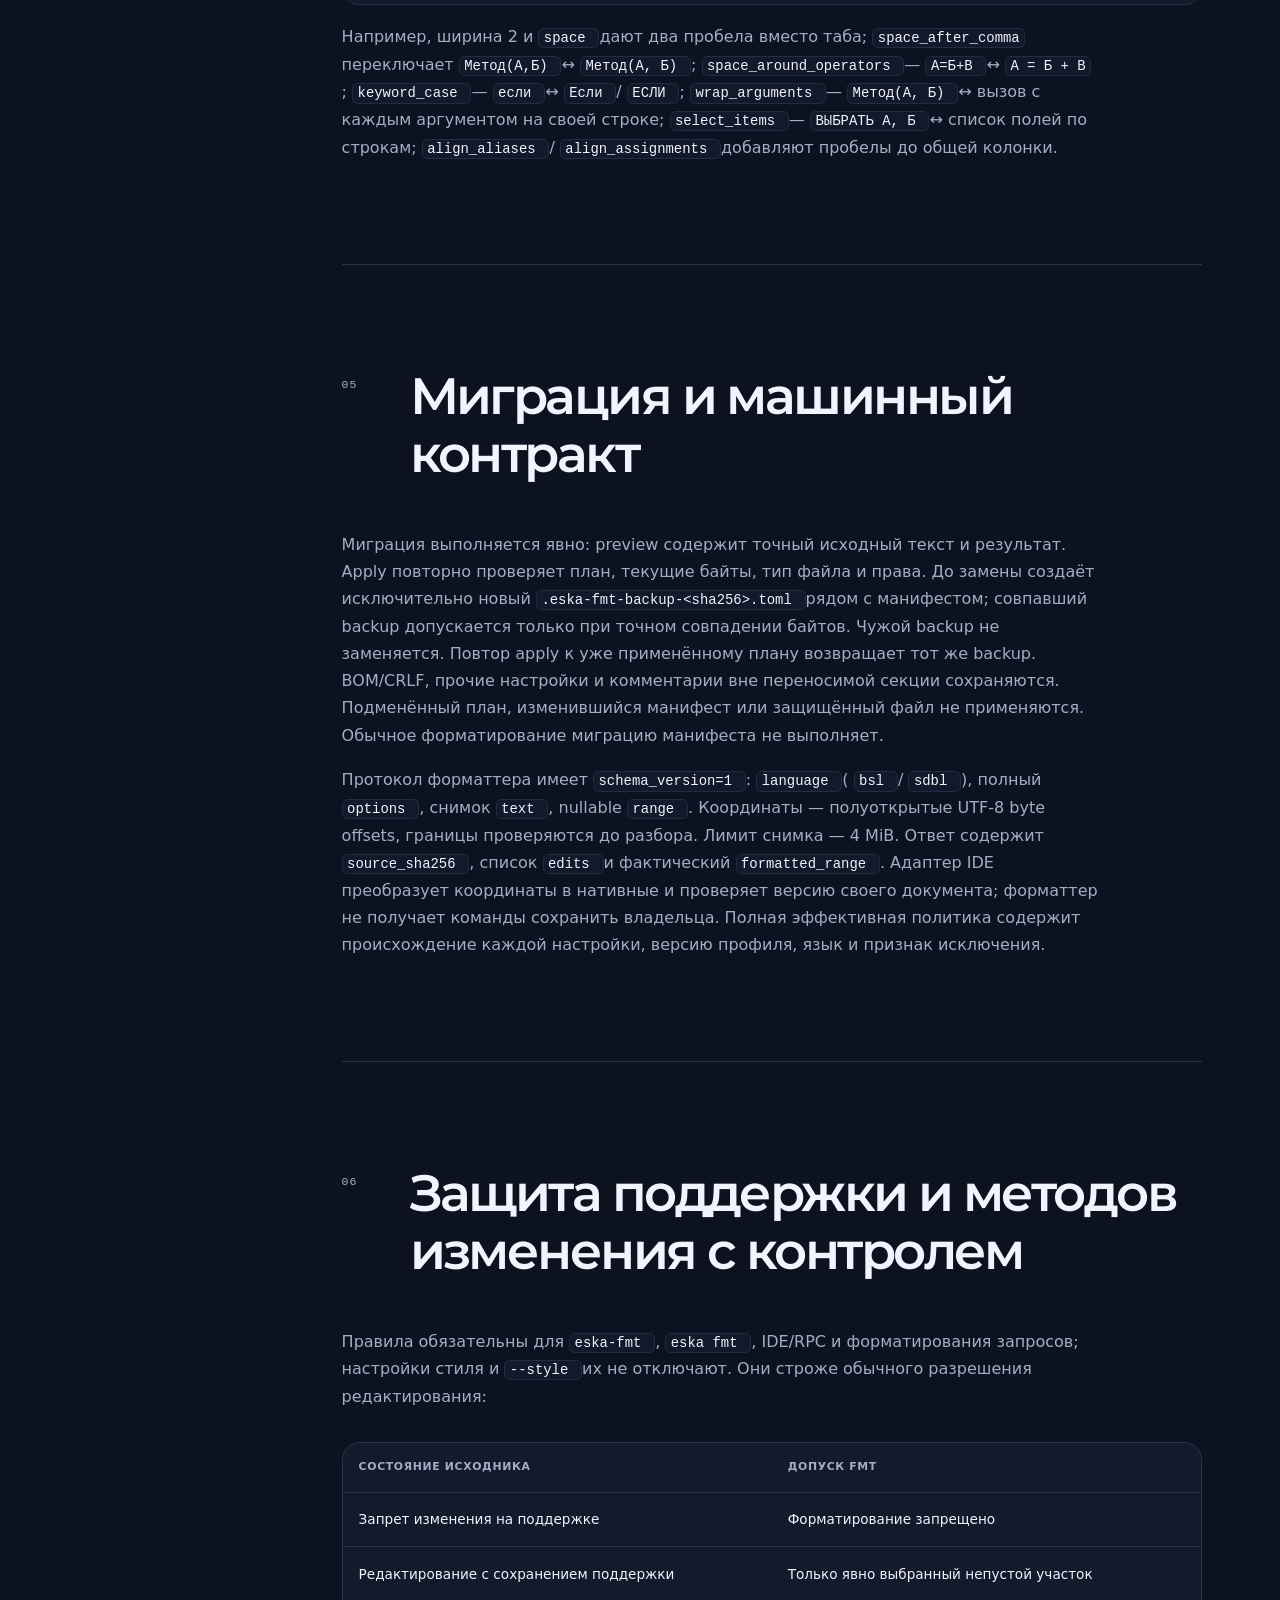
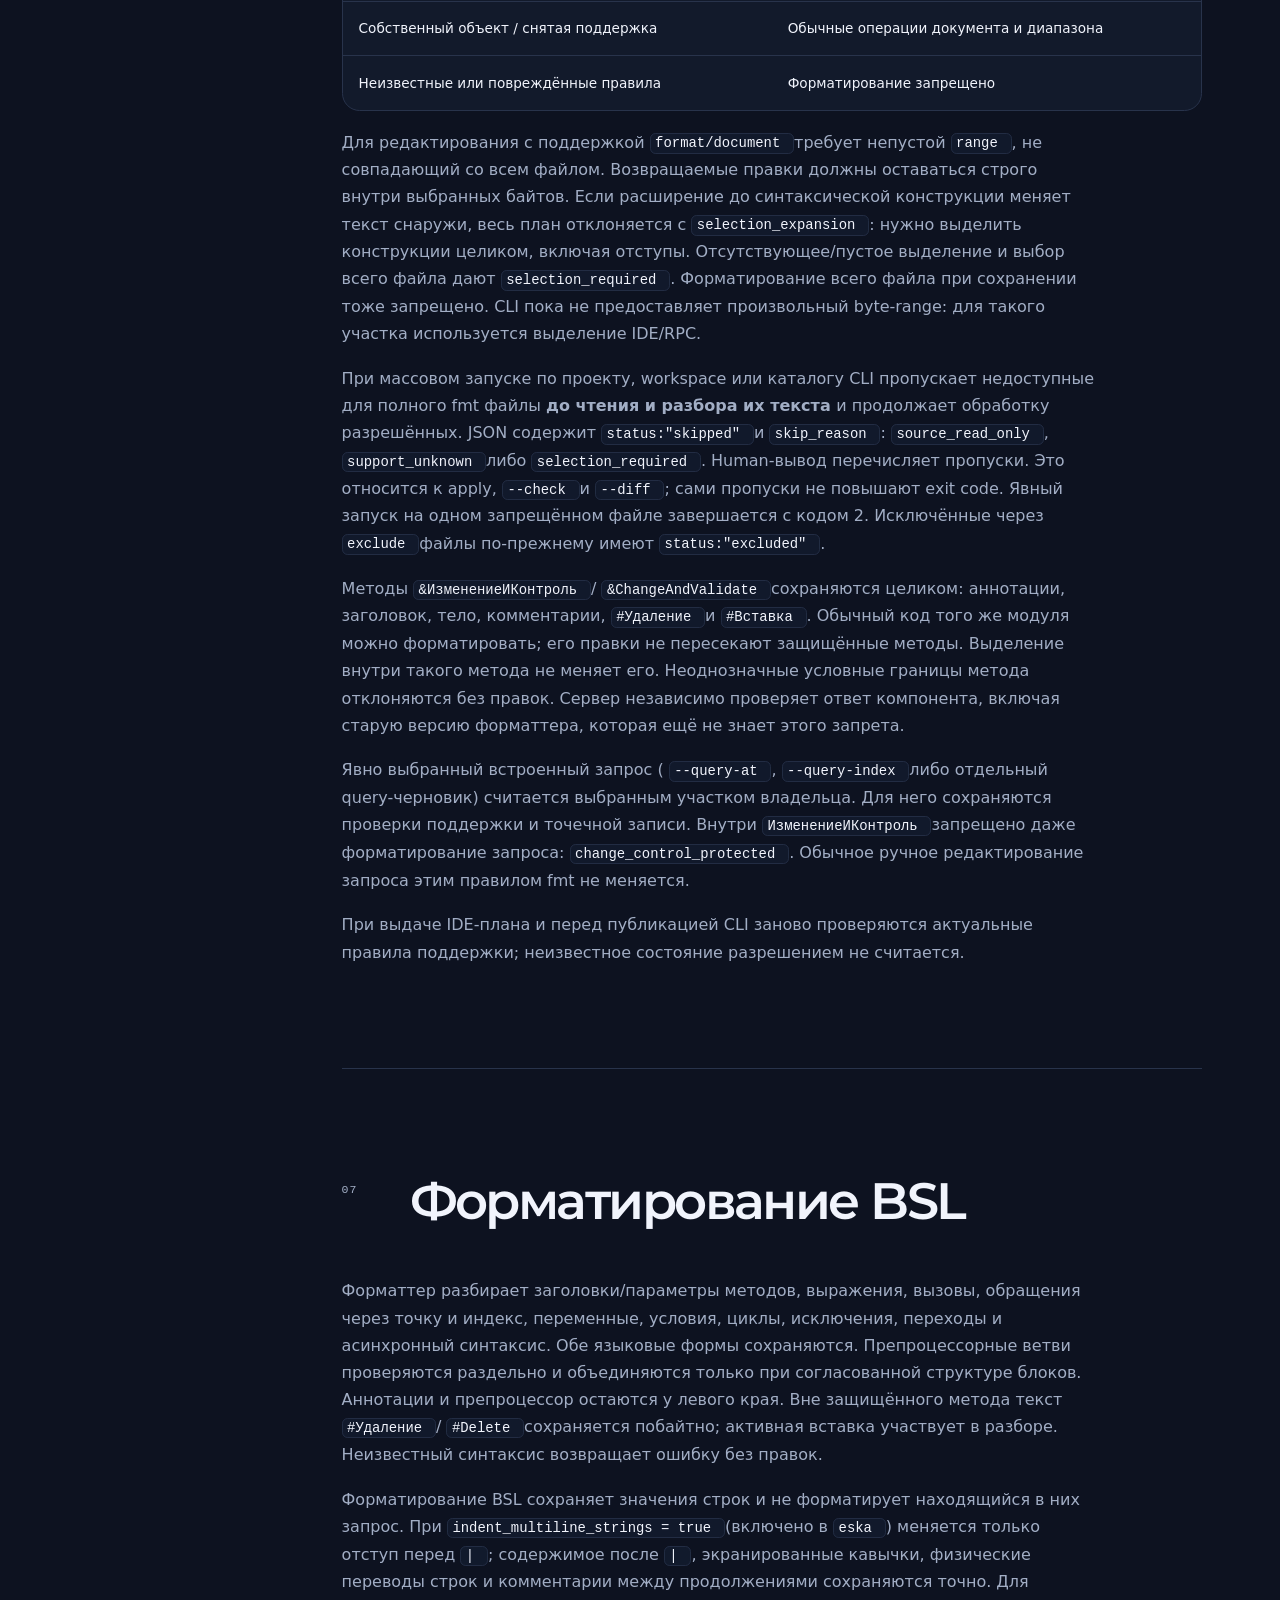
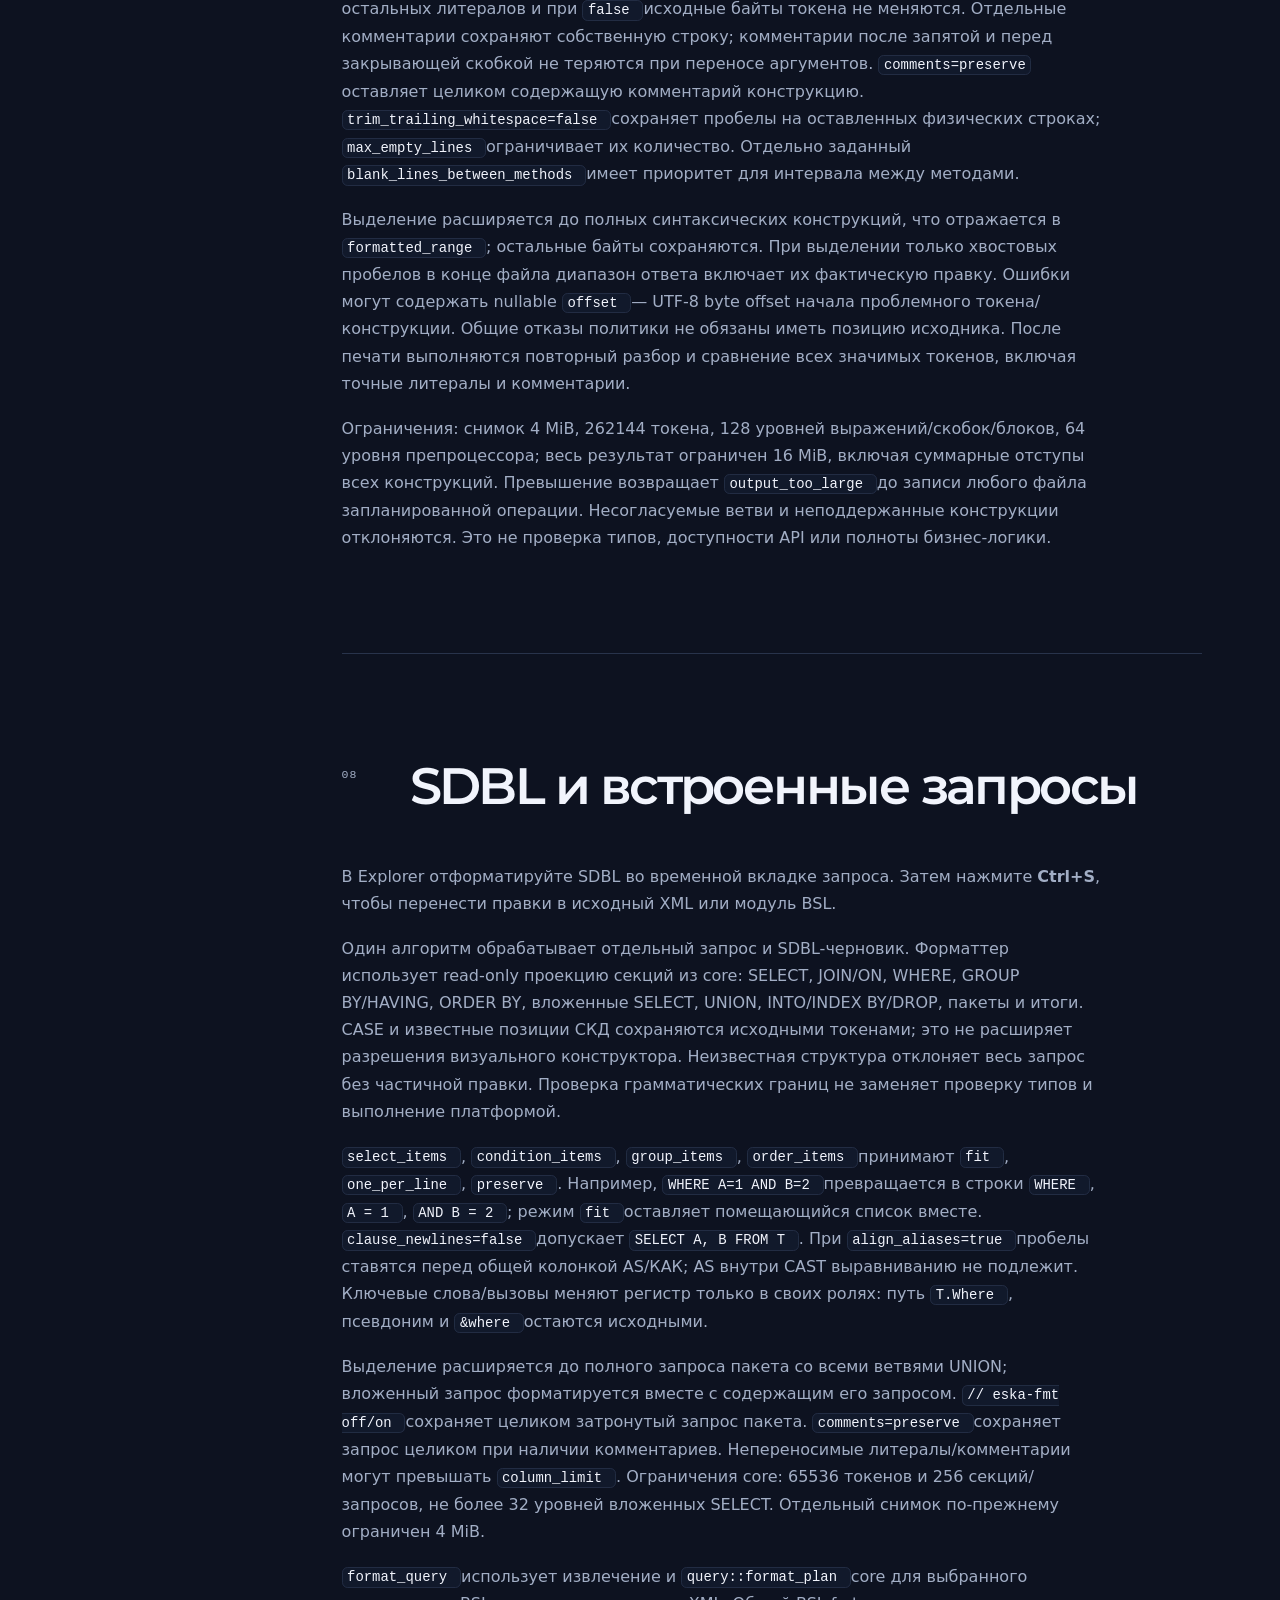
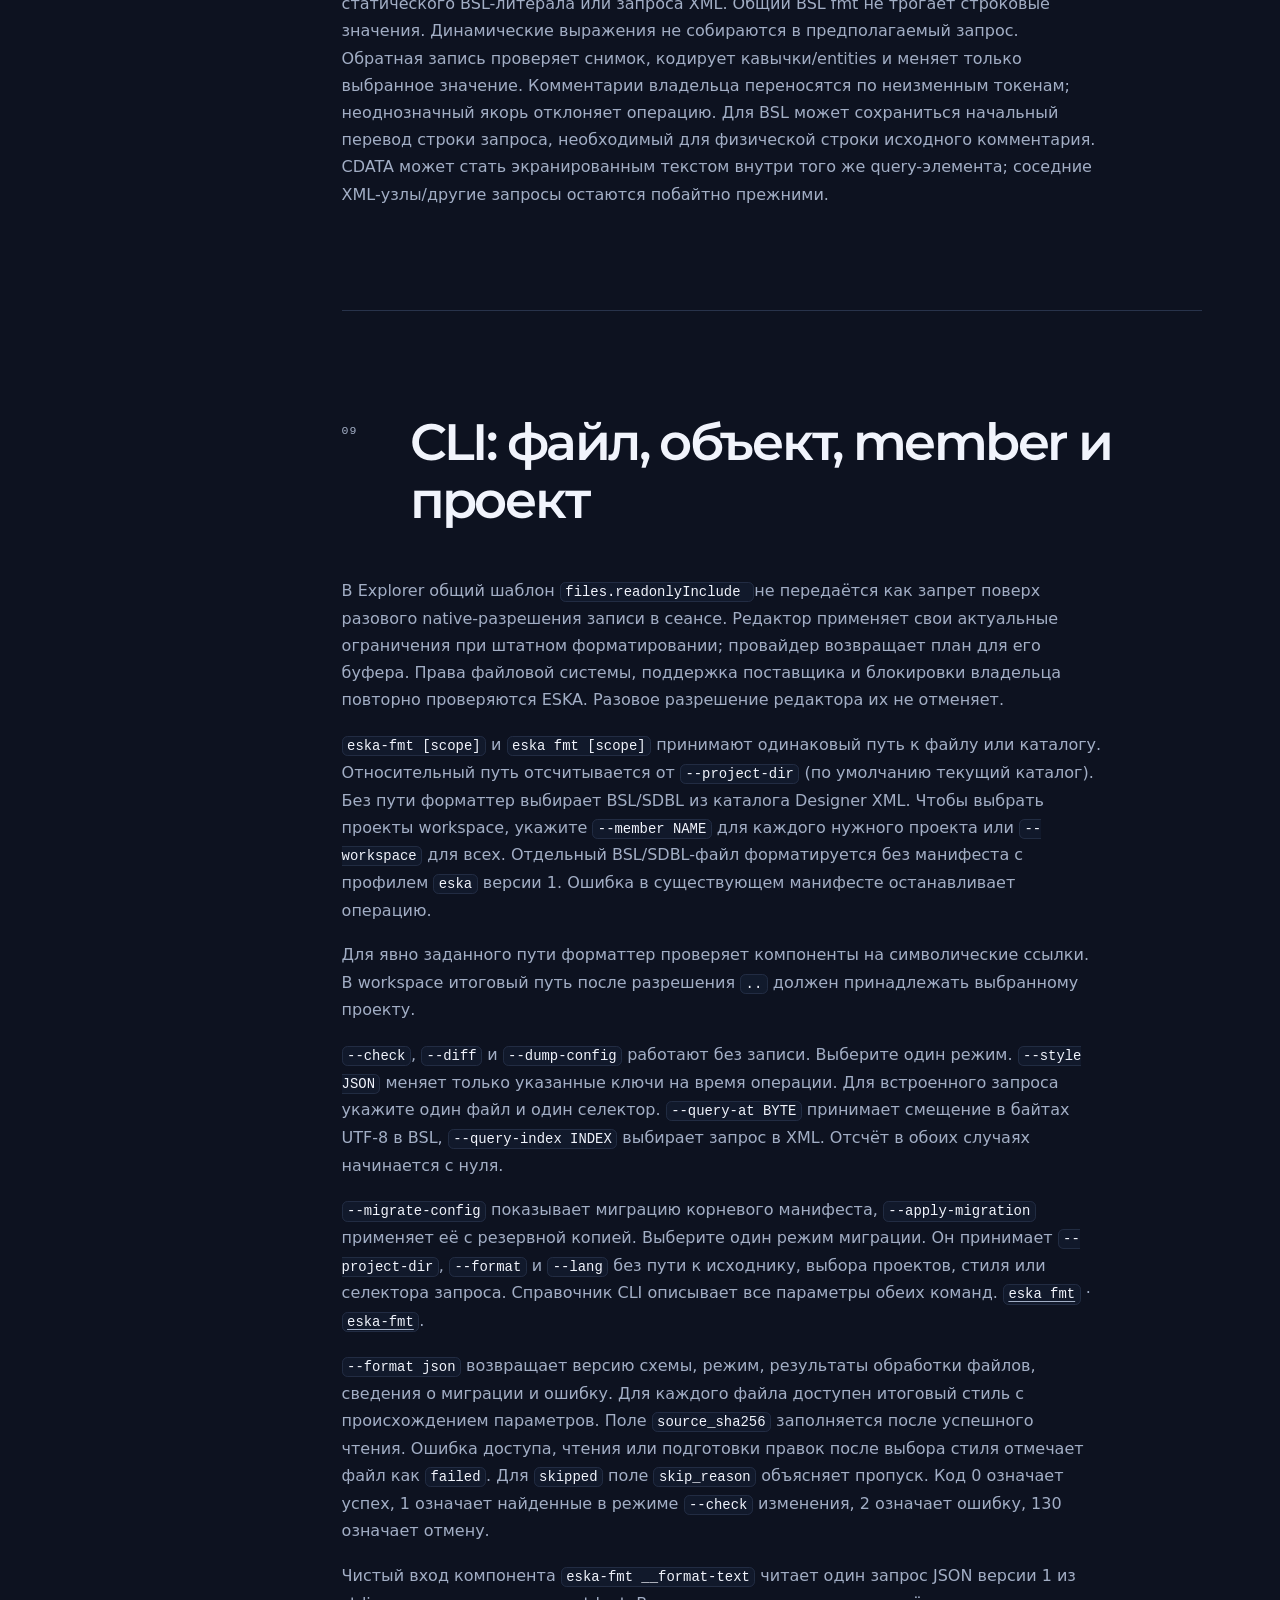
<file: eska/docs/formatting/index.html>
<!DOCTYPE html>
<html data-theme="dark" lang="ru">
 <head>
  <meta charset="utf-8"/>
  <meta content="width=device-width, initial-scale=1" name="viewport"/>
  <meta content="Все параметры BSL/SDBL форматтера ESKA, профили, overrides, миграция, CLI и правила безопасной записи." name="description"/>
  <meta content="#0d1220" name="theme-color"/>
  <title>
   Настройки форматирования · Odineska
  </title>
  <script src="../../../assets/theme.js">
  </script>
  <link href="../../../assets/brand/favicon.png" rel="icon" type="image/png"/>
  <link as="font" crossorigin="" href="../../../assets/fonts/montserrat-semibold.woff2" rel="preload" type="font/woff2"/>
  <link href="../../../assets/site.css" rel="stylesheet"/>
 </head>
 <body class="docs-page">
  <a class="skip-link" href="#docs-content">
   К документации
  </a>
  <header class="site-header shell">
   <a aria-label="Odineska — главная" class="brand" href="../../../">
    <img alt="" height="40" src="../../../assets/brand/odineska-mark.webp" width="40"/>
    <span class="brand-name">
     odineska
     <span>
      .tech
     </span>
    </span>
   </a>
   <nav aria-label="Основная навигация" class="site-nav">
    <a href="../../">
     <svg aria-hidden="true" class="icon">
      <use href="../../../assets/icons.svg#download">
      </use>
     </svg>
     Установка
    </a>
    <a aria-current="page" href="../">
     <svg aria-hidden="true" class="icon">
      <use href="../../../assets/icons.svg#book-open">
      </use>
     </svg>
     Документация
    </a>
    <a href="https://github.com/odineska/eska" rel="noreferrer" target="_blank">
     <svg aria-hidden="true" class="icon">
      <use href="../../../assets/icons.svg#github">
      </use>
     </svg>
     GitHub
    </a>
    <button aria-label="Включить тёмную тему" class="theme-toggle" data-theme-toggle="" type="button">
     <svg aria-hidden="true" class="sun-icon" viewbox="0 0 24 24">
      <circle cx="12" cy="12" r="3.5">
      </circle>
      <path d="M12 2v2M12 20v2M4.93 4.93l1.42 1.42M17.65 17.65l1.42 1.42M2 12h2M20 12h2M4.93 19.07l1.42-1.42M17.65 6.35l1.42-1.42">
      </path>
     </svg>
     <svg aria-hidden="true" class="moon-icon" viewbox="0 0 24 24">
      <path d="M20.25 15.35A8.5 8.5 0 0 1 8.65 3.75a8.5 8.5 0 1 0 11.6 11.6Z">
      </path>
     </svg>
    </button>
   </nav>
  </header>
  <div class="docs-shell shell">
   <aside aria-label="Разделы документации" class="docs-sidebar">
    <div class="docs-sidebar-title">
     <span>
      eska
     </span>
     <small>
      Designer XML
     </small>
    </div>
    <nav class="docs-toc">
     <a href="#статус-контракта">
      Обзор
     </a>
     <a href="#конфигурация">
      Конфигурация
     </a>
     <a href="#пресет-eska">
      Пресет `eska`
     </a>
     <a href="#каталог-опций-версии-1">
      Каталог опций версии 1
     </a>
     <a href="#миграция-и-машинный-контракт">
      Миграция и машинный контракт
     </a>
     <a href="#защита-поддержки-и-методов-изменения-с-контролем">
      Защита поддержки и методов изменения с контролем
     </a>
     <a href="#bsl-алгоритм-и-проверенные-границы">
      Форматирование BSL
     </a>
     <a href="#sdbl-и-встроенные-запросы">
      SDBL и встроенные запросы
     </a>
     <a href="#cli-файл-объект-member-и-проект">
      CLI: файл, объект, member и проект
     </a>
     <a href="#приёмка-поставки-и-задержки">Проверенные конфигурации и время обработки</a>
    </nav>
   </aside>
   <main class="docs-content" id="docs-content">
    <header class="docs-hero">
     <p class="eyebrow">
      <span>
      </span>
      ESKA · справочник форматирования
     </p>
     <h1>
      Настройки форматирования
     </h1>
     <div class="docs-hero-actions">
      <a class="button button-primary" href="../#formatting">
       Начать форматирование
      </a>
      <a class="button button-quiet" href="../#practice">
       Практический пример
      </a>
      <a class="button button-quiet" href="../cli/">
       Справочник CLI
      </a>
     </div>
    </header>
    <section class="doc-section" id="статус-контракта">
     <div class="doc-heading">
      <span>
       01
      </span>
      <div>
       <h2>
        Обзор
       </h2>
      </div>
     </div>
     <p>Форматируйте BSL, SDBL и встроенные запросы через <code>eska-fmt</code>, <code>eska fmt</code> или команды форматирования Explorer. Для настройки стиля и форматирования анализатор не требуется.</p>
     <p>Настройте стиль в секции <code>[format]</code> файла <code>eska.toml</code>. <a href="https://github.com/odineska/eska/blob/main/schemas/format-v1.schema.json">JSON Schema</a> описывает эту секцию. Поддерживается <code>profile_version = 1</code>. При отсутствии параметра применяется версия 1.</p>
    </section>
    <section class="doc-section" id="конфигурация">
     <div class="doc-heading">
      <span>
       02
      </span>
      <div>
       <h2>
        Конфигурация
       </h2>
      </div>
     </div>
     <pre><code class="language-toml">[format]
profile = "team"
profile_version = 1
exclude = ["**/generated/**"]

[format.profiles.team]
based_on = "1c"

[format.profiles.team.common]
column_limit = 100

[format.bsl]
indent_style = "space"
indent_width = 4

[[format.overrides]]
include = ["src/CommonModules/Legacy/**"]

[format.overrides.bsl]
column_limit = 0
</code></pre>
<p>Без явного выбора профиля используется <code>eska</code> версии 1, в том числе вне проекта.
Чтобы выбрать профиль 1С, задайте <code>profile = &quot;1c&quot;</code> в секции <code>[format]</code>.
Существующие явные параметры
<code>tools.bsl-analyzer.formatting</code> учитываются для BSL. При несовместимости со
значением новой секции операция отклоняется до записи. <code>use_tabs=true</code> и
<code>indent_size=1</code> означают один таб шириной 4 колонки; другой размер в режиме
табуляции неоднозначен и требует явной миграции. В режиме пробелов сохраняется
число пробелов. <code>indent_size</code> не становится шириной табуляции автоматически.</p>
     <p>
      Порядок: разрешённый профиль → workspace common/язык → member common/язык →
overrides workspace, затем member → параметры операции. В одном списке overrides
последнее совпавшее правило выигрывает для каждого заданного ключа.
      <code>
       include
      </code>
      обязательно,
      <code>
       exclude
      </code>
      внутри правила
отменяет только это правило. Пути относительно объявившего правила
      <code>
       eska.toml
      </code>
      ;
поддерживаются
      <code>
       *
      </code>
      ,
      <code>
       ?
      </code>
      ,
      <code>
       **
      </code>
      и
      <code>
       /
      </code>
      .
      <code>
       **/
      </code>
      совпадает также с нулём каталогов.
Абсолютные пути,
      <code>
       ..
      </code>
      , обратные слеши и классы
      <code>
       []
      </code>
      в glob не принимаются.
     </p>
     <p>
      Таблицы наследуют отдельные ключи; скаляры и списки заменяются целиком.
      <code>
       exclude=[]
      </code>
      очищает наследованные исключения,
      <code>
       column_limit=0
      </code>
      отключает
ограничение,
      <code>
       false
      </code>
      сохраняет свой смысл. Исключения не снимают защиту исходников.
Пользовательские профили объявляются в
      <code>
       format.profiles.&lt;name&gt;
      </code>. Поле <code>based_on</code> по умолчанию равно <code>1c</code>. Встроенные
      <code>
       1c
      </code>
      и
      <code>
       eska
      </code>
      переопределить нельзя. Неизвестные профили и циклы
отклоняются. Параметры отступов редактора не переопределяют стиль проекта.
     </p>
    </section>
    <section class="doc-section" id="пресет-eska">
     <div class="doc-heading">
      <span>
       03
      </span>
      <div>
       <h2>
        Пресет
        <code>
         eska
        </code>
       </h2>
      </div>
     </div>
     <p>Профиль <code>eska</code> версии 1 используется по умолчанию. Его также можно указать явно в манифесте проекта или workspace.</p>
     <pre><code class="language-toml">[format]
profile = "eska"
profile_version = 1
</code></pre>
     <p>
      Пресет наследует
      <code>
       1c
      </code>
      : табуляция шириной 4 колонки, канонический регистр ключевых
слов, пробелы вокруг операторов и после запятой. Для BSL он включает:
     </p>
     <ul>
      <li>
       лимит 150 колонок с переносами превышений и сохранением существующих переносов
аргументов, правых частей присваиваний и бинарных выражений;
      </li>
      <li>
       выравнивание
       <code>
        =
       </code>
       соседних присваиваний и запятых соседних однострочных вызовов
одного метода с одинаковым числом аргументов;
      </li>
      <li>
       отдельную группу для инициализации объекта перед заполнением его полей:
у инициализации обычный пробел перед
       <code>
        =
       </code>
       , поля выравниваются между собой;
      </li>
      <li>
       закрывающую скобку многострочного вызова на отдельной строке;
      </li>
      <li>
       перенос многострочной строки после
       <code>
        =
       </code>
       и выравнивание её
       <code>
        |
       </code>
       по открывающей
кавычке, включая обычный текст и строки в аргументах вложенных вызовов;
      </li>
      <li>
       минимум одну пустую строку после объявления метода и перед его окончанием;
      </li>
      <li>
       пустую строку между блоком
       <code>
        Если
       </code>
       , цикла или
       <code>
        Попытка
       </code>
       и соседними операциями;
      </li>
      <li>
       пустые строки у границ тела с несколькими операциями; тело с одной операцией
оформляется без внутренних пустых строк;
      </li>
      <li>
       пустую строку перед
       <code>
        Возврат
       </code>
       , кроме единственной операции в ветке;
      </li>
      <li>
       пустые строки вокруг многострочных инструкций между соседними операциями;
      </li>
      <li>
       пустые строки вокруг групп присваиваний полям и самостоятельных вызовов
методов одного объекта, включая его инициализацию перед заполнением.
      </li>
     </ul>
     <p>
      Число операций определяется отдельно для каждой ветки
      <code>
       Если
      </code>
      /
      <code>
       ИначеЕсли
      </code>
      /
      <code>
       Иначе
      </code>
      и
      <code>
       Попытка
      </code>
      /
      <code>
       Исключение
      </code>
      . Вложенный блок считается одной операцией,
многострочный вызов — тоже; комментарии и пустые операторы не учитываются.
     </p>
     <p>
      При
      <code>
       wrap_binary = "fit"
      </code>
      переносы выбираются по приоритету операций: сначала
      <code>
       Или
      </code>
      , затем
      <code>
       И
      </code>
      , сравнения, сложение и умножение. Короткое сравнение остаётся
целиком, включая вызов слева и правый операнд. Существующий перенос перед или
после
      <code>
       =
      </code>
      /
      <code>
       &lt;=
      </code>
      внутри такого сравнения убирается даже при
      <code>
       preserve_existing_line_breaks = true
      </code>
      ; ручные переносы логических и
арифметических частей сохраняются. Внутри скобок выбор повторяется независимо.
Явные
      <code>
       wrap_binary = "preserve"
      </code>
      и
      <code>
       "one_per_line"
      </code>
      сохраняют свой смысл.
     </p>
     <p>
      Соседние обычные операции остаются подряд, без обязательного разделения каждой
пары. Комментарий непосредственно перед отделяемой инструкцией остаётся с ней:
пустая строка добавляется перед комментарием. Если тело пересекается с директивами
препроцессора, для его внутренних границ сохраняется обычная политика пустых
строк: физически альтернативные ветки не суммируются как последовательные операции.
     </p>
     <p>
      Правила доступны независимо в
      <code>
       [format.bsl]
      </code>
      и включены в пресете со
значением
      <code>
       1
      </code>
      :
     </p>
     <pre><code class="language-toml">[format.bsl]
blank_lines_around_blocks = 1
blank_lines_inside_multistatement_blocks = 1
blank_lines_before_return = 1
blank_lines_around_multiline_statements = 1
blank_lines_between_object_groups = 1
</code></pre>
     <p>
      У каждого параметра диапазон
      <code>
       0..16
      </code>
      ;
      <code>
       0
      </code>
      отключает соответствующее правило.
При включённом правиле внутренних границ пустые строки у единственной операции
убираются, включая ветку с одним
      <code>
       Возврат
      </code>
      или многострочной инструкцией.
Компактность такой ветки имеет приоритет на её внутренних границах; у методов
сохраняются
      <code>
       blank_lines_inside_methods
      </code>
      . В остальных промежутках структурный
минимум имеет приоритет над
      <code>
       max_empty_lines
      </code>
      ; совпадающие требования
объединяются, а не складываются.
     </p>
     <p>
      Многострочность определяется по итоговому выводу инструкции до выравнивания,
поэтому новый перенос сразу добавляет разделители, а свёрнутая инструкция
сразу участвует в однострочной таблице. Многострочные присваивания всегда
завершают таблицу
      <code>
       =
      </code>
      ; одиночное присваивание получает обычный пробел. Таблица
не добавляется, если её отступы создадут превышение
      <code>
       column_limit
      </code>
      .
     </p>
     <p>
      Группа объекта состоит минимум из двух соседних операций: присваиваний его
полям/элементам и самостоятельных вызовов его методов. Инициализация перед
первой такой операцией входит в группу:
      <code>
       Запрос = Новый Запрос
      </code>
      , затем
      <code>
       Запрос.Текст = ...
      </code>
      и
      <code>
       Запрос.УстановитьПараметр(...)
      </code>
      . Серия
      <code>
       Контекст.Вставить(...)
      </code>
      образует группу без обязательной инициализации рядом.
      <code>
       blank_lines_between_object_groups
      </code>
      добавляет разделители перед группой и после
неё, сохраняя выравнивание и существующие либо обязательные внутренние интервалы.
     </p>
     <p>
      Получатель определяется по левой части присваивания или по самостоятельному
вызову. Упоминания в аргументах и правых частях не учитываются: присваивания
      <code>
       Отбор = Запрос.Выполнить()
      </code>
      и
      <code>
       ВыборкаОтбора = Отбор.Выбрать()
      </code>
      остаются
отдельной парой между подготовкой запроса и заполнением контекста. Одиночное
обращение к объекту не создаёт группу. При повторной инициализации начинается
следующая группа, даже если имя переменной совпадает.
     </p>
     <p>
      Учитываются вложенные пути, индексы, регистр имён и прилегающие комментарии;
строковые индексы сравниваются точно. Без инициализации пути получателей должны
совпадать целиком; после инициализации в группу входит заполнение его вложенных
полей и элементов. Переход уровня, директива,
      <code>
       eska-fmt off/on
      </code>
      , другой получатель
или обычная операция прерывают группу. Порядок операций сохраняется; определение
типов и смысл методов не требуются.
     </p>
     <p>
      Границы таблиц присваиваний и вызовов учитывают итоговую политику пустых строк:
при
      <code>
       max_empty_lines = 0
      </code>
      удалённый промежуток объединяет соседние строки уже
за один проход. Вызовы разделяются сохранённой пустой строкой, комментарием,
другим получателем, числом аргументов или уровнем вложенности. В таблицу входит
вызов, который после форматирования занимает одну строку, в том числе после
сворачивания переносов при
      <code>
       preserve_existing_line_breaks = false
      </code>
      и
      <code>
       wrap_arguments = "fit"
      </code>
      . Сохранённые многострочные литералы и выражения
остаются границами таблицы. Внутренние запятые вложенных вызовов не выравниваются
по внешним. В таблицу попадают соседние вызовы, пока их код после выравнивания укладывается в <code>column_limit</code>. Вызов, на котором был бы превышен лимит, начинает новую таблицу. В одиночном вызове остаются обычные пробелы. Комментарий <code>//</code> после <code>;</code> отделяется одним пробелом и не учитывается при расчёте длины кода.
     </p>
     <p>
      <code>
       separate_object_initialization = true
      </code>
      отделяет присваивание объекту от таблиц
выравнивания, если последующие присваивания той же группы заполняют его поля
или элементы коллекции. Учитываются вложенные пути (
      <code>
       Контекст.Документ.Дата
      </code>
      ),
индексы и регистр идентификаторов. Значения строковых индексов сравниваются точно.
Определение типов и анализ правой части не требуются; пустая строка после
инициализации этим правилом не добавляется. Например:
     </p>
     <pre><code class="language-bsl">ДокументОбъект = МенеджерОбъекта.СоздатьДокумент();
ДокументОбъект.Дата        = ТекущаяДатаСеанса();
ДокументОбъект.Комментарий = "Ляляля";
</code></pre>
     <p>
      Опция действует вместе с
      <code>
       align_assignments
      </code>
      ; явное
      <code>
       false
      </code>
      возвращает единую
таблицу присваиваний, включая инициализацию.
     </p>
     <p>
      Лимит выбран по образцам: 464 непустые строки кода без отдельных комментариев
и многострочных литералов, максимум 150 колонок при табуляции 4. При лимите 120
превышение дали бы 16 строк. Комментарии достигали 173 колонок, строки внутри
литералов — 194; их содержимое не переносится. Как и у
      <code>
       1c
      </code>
      , лимит мягкий:
неразрывный идентификатор или литерал может быть длиннее него. Смешанные отступы
образцов приводятся к табуляции; вручную расставленные пробелы перед или после
запятых — к общей колонке запятых. Для SDBL
      <code>
       eska
      </code>
      сохраняет правила
      <code>
       1c
      </code>
      .
     </p>
<p>Явные настройки <code>format.common</code>, <code>format.bsl</code>, overrides и параметры операции
имеют приоритет над пресетом. Существующее <code>format.bsl.column_limit = 120</code> задаёт
лимит 120. Свой профиль может наследовать <code>based_on = &quot;eska&quot;</code>. Для своего профиля
без <code>based_on</code> базой служит <code>1c</code>. CLI и адаптер IDE используют общий resolver ESKA.</p>
     <p>
      При генерации
      <code>
       bsl-analyzer.toml
      </code>
      профиль передаёт поддерживаемые параметры
проверок: для
      <code>
       eska
      </code>
      это, в частности,
      <code>
       LineLength.maxLineLength = 150
      </code>
      .
Отступы и допустимое число пустых строк также согласуются со стилем ESKA.
Приоритеты, сохранение отключённых правил и границы workspace описаны в
      <a href="https://github.com/odineska/eska/blob/main/docs/analyzer-configuration.md">
       конфигурации анализатора
      </a>
      .
     </p>
    </section>
    <section class="doc-section" id="каталог-опций-версии-1">
     <div class="doc-heading">
      <span>
       04
      </span>
      <div>
       <h2>
        Каталог опций версии 1
       </h2>
      </div>
     </div>
     <p>Общие параметры задаются в <code>common</code>, <code>bsl</code>, <code>sdbl</code> и соответствующих таблицах профилей и правил. Параметры только для одного языка задаются в таблице этого языка. Ниже приведены значения базового профиля <code>1c</code> версии 1. Отличия профиля по умолчанию описаны в разделе <a href="#пресет-eska">«Пресет <code>eska</code>»</a>. При <code>indent_style = "tab"</code> итоговый <code>indent_width</code> должен быть кратен <code>tab_width</code>. Типы, диапазоны и допустимые значения перечислены в JSON Schema.</p>
     <div class="table-wrap">
      <table>
       <thead>
        <tr>
         <th>
          Ключ
         </th>
         <th>
          Базовое значение <code>1c</code>
         </th>
         <th>
          Смысл / English
         </th>
        </tr>
       </thead>
       <tbody>
        <tr>
         <td>
          <code>
           indent_style
          </code>
         </td>
         <td>
          <code>
           tab
          </code>
         </td>
         <td>
          <code>
           tab
          </code>
          или
          <code>
           space
          </code>
          ; indentation character
         </td>
        </tr>
        <tr>
         <td>
          <code>
           indent_width
          </code>
         </td>
         <td>
          <code>
           4
          </code>
         </td>
         <td>
          Колонок на уровень; columns per block
         </td>
        </tr>
        <tr>
         <td>
          <code>
           tab_width
          </code>
         </td>
         <td>
          <code>
           4
          </code>
         </td>
         <td>
          Визуальная ширина таба; tab stop width
         </td>
        </tr>
        <tr>
         <td>
          <code>
           continuation_indent_width
          </code>
         </td>
         <td>
          <code>
           4
          </code>
         </td>
         <td>
          Добавочный отступ продолжения; continuation columns
         </td>
        </tr>
        <tr>
         <td>
          <code>
           column_limit
          </code>
         </td>
         <td>
          <code>
           120
          </code>
         </td>
         <td>
          Ориентир длины,
          <code>
           0
          </code>
          без лимита; soft column limit
         </td>
        </tr>
        <tr>
         <td>
          <code>
           keyword_case
          </code>
         </td>
         <td>
          BSL: <code>canonical</code>, SDBL: <code>upper</code>
         </td>
         <td>
          <code>
           canonical
          </code>
          ,
          <code>
           upper
          </code>
          ,
          <code>
           lower
          </code>
          ,
          <code>
           preserve
          </code>
          ; token spelling
         </td>
        </tr>
        <tr>
         <td>
          <code>
           space_after_comma
          </code>
         </td>
         <td>
          <code>
           true
          </code>
         </td>
         <td>
          Пробел после запятой; comma spacing
         </td>
        </tr>
        <tr>
         <td>
          <code>
           space_around_operators
          </code>
         </td>
         <td>
          <code>
           true
          </code>
         </td>
         <td>
          Пробелы вокруг бинарных операторов; binary spacing
         </td>
        </tr>
        <tr>
         <td>
          <code>
           space_inside_parentheses
          </code>
         </td>
         <td>
          <code>
           false
          </code>
         </td>
         <td>
          Внутренние пробелы скобок; inner parentheses spacing
         </td>
        </tr>
        <tr>
         <td>
          <code>
           space_before_call_parenthesis
          </code>
         </td>
         <td>
          <code>
           false
          </code>
         </td>
         <td>
          Пробел перед скобкой вызова; call parentheses spacing
         </td>
        </tr>
        <tr>
         <td>
          <code>
           wrap_arguments
          </code>
         </td>
         <td>
          <code>
           fit
          </code>
         </td>
         <td>
          <code>
           fit
          </code>
          ,
          <code>
           one_per_line
          </code>
          ,
          <code>
           preserve
          </code>
          ; call argument layout
         </td>
        </tr>
        <tr>
         <td>
          <code>
           wrap_binary
          </code>
         </td>
         <td>
          <code>
           fit
          </code>
         </td>
         <td>
          <code>
           fit
          </code>
          ,
          <code>
           one_per_line
          </code>
          ,
          <code>
           preserve
          </code>
          ; binary expression layout
         </td>
        </tr>
        <tr>
         <td>
          <code>
           break_before_binary_operators
          </code>
         </td>
         <td>
          <code>
           true
          </code>
         </td>
         <td>
          Оператор начинает продолжение; leading operator
         </td>
        </tr>
        <tr>
         <td>
          <code>
           max_empty_lines
          </code>
         </td>
         <td>
          <code>
           1
          </code>
         </td>
         <td>
          Максимум пустых строк; consecutive empty lines
         </td>
        </tr>
        <tr>
         <td>
          <code>
           trim_trailing_whitespace
          </code>
         </td>
         <td>
          <code>
           true
          </code>
         </td>
         <td>
          Удаление хвостовых пробелов вне литералов/комментариев; trailing trivia
         </td>
        </tr>
        <tr>
         <td>
          <code>
           insert_final_newline
          </code>
         </td>
         <td>
          <code>
           true
          </code>
         </td>
         <td>
          Финальный перевод строки; final newline
         </td>
        </tr>
        <tr>
         <td>
          <code>
           comments
          </code>
         </td>
         <td>
          <code>
           indent_only
          </code>
         </td>
         <td>
          <code>
           indent_only
          </code>
          или
          <code>
           preserve
          </code>
          ; comment indentation
         </td>
        </tr>
        <tr>
         <td>
          <code>
           align_assignments
          </code>
         </td>
         <td>
          <code>
           false
          </code>
         </td>
         <td>
          Только BSL: выравнивание соседних присваиваний; assignment columns
         </td>
        </tr>
        <tr>
         <td>
          <code>
           separate_object_initialization
          </code>
         </td>
         <td>
          <code>
           false
          </code>
         </td>
         <td>
          Только BSL: исключать инициализацию из таблиц выравнивания перед заполнением её полей/элементов; separate receiver initialization
         </td>
        </tr>
        <tr>
         <td>
          <code>
           align_call_arguments
          </code>
         </td>
         <td>
          <code>
           false
          </code>
         </td>
         <td>
          Только BSL: колонки запятых соседних одинаковых однострочных вызовов; adjacent call argument columns
         </td>
        </tr>
        <tr>
         <td>
          <code>
           closing_parenthesis_on_new_line
          </code>
         </td>
         <td>
          <code>
           false
          </code>
         </td>
         <td>
          Только BSL: отдельная строка закрывающей скобки перенесённого вызова; multiline call closing delimiter
         </td>
        </tr>
        <tr>
         <td>
          <code>
           preserve_existing_line_breaks
          </code>
         </td>
         <td>
          <code>
           false
          </code>
         </td>
         <td>
          Только BSL: при
          <code>
           fit
          </code>
          сохранять переносы аргументов/бинарных выражений, а также строку после
          <code>
           =
          </code>
          ; retain existing breaks while fitting
         </td>
        </tr>
        <tr>
         <td>
          <code>
           indent_multiline_strings
          </code>
         </td>
         <td>
          <code>
           false
          </code>
         </td>
         <td>
          Только BSL: переносить литерал после <code>=</code> и выравнивать маркеры продолжения; multiline string source margins
         </td>
        </tr>
        <tr>
         <td>
          <code>
           blank_lines_between_methods
          </code>
         </td>
         <td>
          <code>
           1
          </code>
         </td>
         <td>
          Только BSL: пустые строки между методами; method separation
         </td>
        </tr>
        <tr>
         <td>
          <code>
           blank_lines_inside_methods
          </code>
         </td>
         <td>
          <code>
           0
          </code>
         </td>
         <td>
          Только BSL: минимум пустых строк после объявления и перед концом метода,
          <code>
           0..16
          </code>
          ; inner method boundaries
         </td>
        </tr>
        <tr>
         <td>
          <code>
           blank_lines_around_blocks
          </code>
         </td>
         <td>
          <code>
           0
          </code>
         </td>
         <td>
          Только BSL: минимум пустых строк между блоком и соседними операциями,
          <code>
           0..16
          </code>
          ; control block separation
         </td>
        </tr>
        <tr>
         <td>
          <code>
           blank_lines_inside_multistatement_blocks
          </code>
         </td>
         <td>
          <code>
           0
          </code>
         </td>
         <td>
          Только BSL: минимум пустых строк у границ тела с несколькими операциями; при
          <code>
           1..16
          </code>
          тело с одной операцией компактное,
          <code>
           0
          </code>
          отключает правило; branch body boundaries
         </td>
        </tr>
        <tr>
         <td>
          <code>
           blank_lines_before_return
          </code>
         </td>
         <td>
          <code>
           0
          </code>
         </td>
         <td>
          Только BSL: минимум пустых строк перед
          <code>
           Возврат
          </code>
          ,
          <code>
           0..16
          </code>
          ; return separation
         </td>
        </tr>
        <tr>
         <td>
          <code>
           blank_lines_around_multiline_statements
          </code>
         </td>
         <td>
          <code>
           0
          </code>
         </td>
         <td>
          Только BSL: разделение многострочной инструкции и соседних операций,
          <code>
           0..16
          </code>
          ; multiline statement separation
         </td>
        </tr>
        <tr>
         <td>
          <code>
           blank_lines_between_object_groups
          </code>
         </td>
         <td>
          <code>
           0
          </code>
         </td>
         <td>
          Только BSL: разделители перед и после групп присваиваний полям и вызовов методов одного получателя,
          <code>
           0..16
          </code>
          ; object operation groups
         </td>
        </tr>
        <tr>
         <td>
          <code>
           select_items
          </code>
         </td>
         <td>
          <code>
           one_per_line
          </code>
         </td>
         <td>
          Только SDBL:
          <code>
           fit
          </code>
          ,
          <code>
           one_per_line
          </code>
          ,
          <code>
           preserve
          </code>
          ; SELECT item layout
         </td>
        </tr>
        <tr>
         <td>
          <code>
           condition_items
          </code>
         </td>
         <td>
          <code>
           one_per_line
          </code>
         </td>
         <td>
          Только SDBL: переносы условий; condition layout
         </td>
        </tr>
        <tr>
         <td>
          <code>
           group_items
          </code>
         </td>
         <td>
          <code>
           one_per_line
          </code>
         </td>
         <td>
          Только SDBL: группировки/итоги/индекс; grouping layout
         </td>
        </tr>
        <tr>
         <td>
          <code>
           order_items
          </code>
         </td>
         <td>
          <code>
           one_per_line
          </code>
         </td>
         <td>
          Только SDBL: порядок; sort list layout
         </td>
        </tr>
        <tr>
         <td>
          <code>
           blank_lines_between_queries
          </code>
         </td>
         <td>
          <code>
           1
          </code>
         </td>
         <td>
          Только SDBL: пустые строки между запросами/UNION; query separation
         </td>
        </tr>
        <tr>
         <td>
          <code>
           clause_newlines
          </code>
         </td>
         <td>
          <code>
           true
          </code>
         </td>
         <td>
          Только SDBL: секции с новой строки; clause separation
         </td>
        </tr>
        <tr>
         <td>
          <code>
           align_aliases
          </code>
         </td>
         <td>
          <code>
           false
          </code>
         </td>
         <td>
          Только SDBL: выравнивание КАК/AS; alias columns
         </td>
        </tr>
       </tbody>
      </table>
     </div>
     <p>
      Например, ширина 2 и
      <code>
       space
      </code>
      дают два пробела вместо таба;
      <code>
       space_after_comma
      </code>
      переключает
      <code>
       Метод(А,Б)
      </code>
      ↔
      <code>
       Метод(А, Б)
      </code>
      ;
      <code>
       space_around_operators
      </code>
      —
      <code>
       А=Б+В
      </code>
      ↔
      <code>
       А = Б + В
      </code>
      ;
      <code>
       keyword_case
      </code>
      —
      <code>
       если
      </code>
      ↔
      <code>
       Если
      </code>
      /
      <code>
       ЕСЛИ
      </code>
      ;
      <code>
       wrap_arguments
      </code>
      —
      <code>
       Метод(А, Б)
      </code>
      ↔ вызов с каждым аргументом на своей строке;
      <code>
       select_items
      </code>
      —
      <code>
       ВЫБРАТЬ А, Б
      </code>
      ↔ список полей по строкам;
      <code>
       align_aliases
      </code>
      /
      <code>
       align_assignments
      </code>
      добавляют пробелы до общей колонки.
     </p>
    </section>
    <section class="doc-section" id="миграция-и-машинный-контракт">
     <div class="doc-heading">
      <span>
       05
      </span>
      <div>
       <h2>
        Миграция и машинный контракт
       </h2>
      </div>
     </div>
     <p>
      Миграция выполняется явно: preview содержит точный исходный текст и результат.
Apply повторно проверяет план, текущие байты, тип файла и права. До замены создаёт
исключительно новый
      <code>
       .eska-fmt-backup-&lt;sha256&gt;.toml
      </code>
      рядом с манифестом; совпавший
backup допускается только при точном совпадении байтов. Чужой backup не заменяется.
Повтор apply к уже применённому плану возвращает тот же backup. BOM/CRLF, прочие
настройки и комментарии вне переносимой секции сохраняются. Подменённый план,
изменившийся манифест или защищённый файл не применяются. Обычное форматирование
миграцию манифеста не выполняет.
     </p>
     <p>
      Протокол форматтера имеет
      <code>
       schema_version=1
      </code>
      :
      <code>
       language
      </code>
      (
      <code>
       bsl
      </code>
      /
      <code>
       sdbl
      </code>
      ), полный
      <code>
       options
      </code>
      , снимок
      <code>
       text
      </code>
      , nullable
      <code>
       range
      </code>
      . Координаты — полуоткрытые UTF-8 byte
offsets, границы проверяются до разбора. Лимит снимка — 4 MiB. Ответ содержит
      <code>
       source_sha256
      </code>
      , список
      <code>
       edits
      </code>
      и фактический
      <code>
       formatted_range
      </code>
      . Адаптер IDE
преобразует координаты в нативные и проверяет версию своего документа; форматтер
не получает команды сохранить владельца. Полная эффективная политика содержит
происхождение каждой настройки, версию профиля, язык и признак исключения.
     </p>
    </section>
    <section class="doc-section" id="защита-поддержки-и-методов-изменения-с-контролем">
     <div class="doc-heading">
      <span>
       06
      </span>
      <div>
       <h2>
        Защита поддержки и методов изменения с контролем
       </h2>
      </div>
     </div>
     <p>
      Правила обязательны для
      <code>
       eska-fmt
      </code>
      ,
      <code>
       eska fmt
      </code>
      , IDE/RPC и форматирования запросов;
настройки стиля и
      <code>
       --style
      </code>
      их не отключают. Они строже обычного разрешения
редактирования:
     </p>
     <div class="table-wrap">
      <table>
       <thead>
        <tr>
         <th>
          Состояние исходника
         </th>
         <th>
          Допуск fmt
         </th>
        </tr>
       </thead>
       <tbody>
        <tr>
         <td>
          Запрет изменения на поддержке
         </td>
         <td>
          Форматирование запрещено
         </td>
        </tr>
        <tr>
         <td>
          Редактирование с сохранением поддержки
         </td>
         <td>
          Только явно выбранный непустой участок
         </td>
        </tr>
        <tr>
         <td>
          Собственный объект / снятая поддержка
         </td>
         <td>
          Обычные операции документа и диапазона
         </td>
        </tr>
        <tr>
         <td>
          Неизвестные или повреждённые правила
         </td>
         <td>
          Форматирование запрещено
         </td>
        </tr>
       </tbody>
      </table>
     </div>
     <p>
      Для редактирования с поддержкой
      <code>
       format/document
      </code>
      требует непустой
      <code>
       range
      </code>
      ,
не совпадающий со всем файлом. Возвращаемые правки должны оставаться строго
внутри выбранных байтов. Если расширение до синтаксической конструкции меняет
текст снаружи, весь план отклоняется с
      <code>
       selection_expansion
      </code>
      : нужно выделить
конструкции целиком, включая отступы. Отсутствующее/пустое выделение и выбор
всего файла дают
      <code>
       selection_required
      </code>
      . Форматирование всего файла при сохранении
тоже запрещено. CLI пока не предоставляет произвольный byte-range: для такого
участка используется выделение IDE/RPC.
     </p>
     <p>
      При массовом запуске по проекту, workspace или каталогу CLI пропускает
недоступные для полного fmt файлы
      <strong>
       до чтения и разбора их текста
      </strong>
      и продолжает
обработку разрешённых. JSON содержит
      <code>
       status:"skipped"
      </code>
      и
      <code>
       skip_reason
      </code>
      :
      <code>
       source_read_only
      </code>
      ,
      <code>
       support_unknown
      </code>
      либо
      <code>
       selection_required
      </code>
      . Human-вывод
перечисляет пропуски. Это относится к apply,
      <code>
       --check
      </code>
      и
      <code>
       --diff
      </code>
      ; сами пропуски
не повышают exit code. Явный запуск на одном запрещённом файле завершается с
кодом 2. Исключённые через
      <code>
       exclude
      </code>
      файлы по-прежнему имеют
      <code>
       status:"excluded"
      </code>
      .
     </p>
     <p>
      Методы
      <code>
       &amp;ИзменениеИКонтроль
      </code>
      /
      <code>
       &amp;ChangeAndValidate
      </code>
      сохраняются целиком:
аннотации, заголовок, тело, комментарии,
      <code>
       #Удаление
      </code>
      и
      <code>
       #Вставка
      </code>
      . Обычный код
того же модуля можно форматировать; его правки не пересекают защищённые методы.
Выделение внутри такого метода не меняет его. Неоднозначные условные границы
метода отклоняются без правок. Сервер независимо проверяет ответ компонента,
включая старую версию форматтера, которая ещё не знает этого запрета.
     </p>
     <p>
      Явно выбранный встроенный запрос (
      <code>
       --query-at
      </code>
      ,
      <code>
       --query-index
      </code>
      либо отдельный
query-черновик) считается выбранным участком владельца. Для него сохраняются
проверки поддержки и точечной записи. Внутри
      <code>
       ИзменениеИКонтроль
      </code>
      запрещено
даже форматирование запроса:
      <code>
       change_control_protected
      </code>
      . Обычное ручное
редактирование запроса этим правилом fmt не меняется.
     </p>
     <p>
      При выдаче IDE-плана и перед публикацией CLI заново проверяются актуальные
правила поддержки; неизвестное состояние разрешением не считается.
     </p>
    </section>
    <section class="doc-section" id="bsl-алгоритм-и-проверенные-границы">
     <div class="doc-heading">
      <span>
       07
      </span>
      <div>
       <h2>
        Форматирование BSL
       </h2>
      </div>
     </div>
     <p>
      Форматтер разбирает заголовки/параметры методов, выражения, вызовы, обращения
через точку и индекс, переменные, условия, циклы, исключения, переходы и
асинхронный синтаксис. Обе языковые формы сохраняются. Препроцессорные ветви
проверяются раздельно и объединяются только при согласованной структуре блоков.
Аннотации и препроцессор остаются у левого края. Вне защищённого метода текст
      <code>
       #Удаление
      </code>
      /
      <code>
       #Delete
      </code>
      сохраняется побайтно; активная вставка участвует в разборе.
Неизвестный синтаксис возвращает ошибку без правок.
     </p>
     <p>
      Форматирование BSL сохраняет значения строк и не форматирует находящийся в них
запрос. При
      <code>
       indent_multiline_strings = true
      </code>
      (включено в
      <code>
       eska
      </code>
      ) меняется только
отступ перед
      <code>
       |
      </code>
      ; содержимое после
      <code>
       |
      </code>
      , экранированные кавычки, физические
переводы строк и комментарии между продолжениями сохраняются точно. Для
остальных литералов и при
      <code>
       false
      </code>
      исходные байты токена не меняются.
Отдельные комментарии сохраняют собственную строку; комментарии после запятой
и перед закрывающей скобкой не теряются при переносе аргументов.
      <code>
       comments=preserve
      </code>
      оставляет целиком содержащую комментарий конструкцию.
      <code>
       trim_trailing_whitespace=false
      </code>
      сохраняет пробелы на оставленных физических
строках;
      <code>
       max_empty_lines
      </code>
      ограничивает их количество. Отдельно заданный
      <code>
       blank_lines_between_methods
      </code>
      имеет приоритет для интервала между методами.
     </p>
     <p>
      Выделение расширяется до полных синтаксических конструкций, что отражается в
      <code>
       formatted_range
      </code>
      ; остальные байты сохраняются. При выделении только хвостовых
пробелов в конце файла диапазон ответа включает их фактическую правку.
Ошибки могут содержать nullable
      <code>
       offset
      </code>
      — UTF-8 byte offset начала проблемного токена/конструкции. Общие отказы
политики не обязаны иметь позицию исходника. После печати выполняются повторный
разбор и сравнение всех значимых токенов, включая точные литералы и комментарии.
     </p>
     <p>
      Ограничения: снимок 4 MiB, 262144 токена, 128 уровней выражений/скобок/блоков,
64 уровня препроцессора; весь результат ограничен 16 MiB, включая суммарные
отступы всех конструкций. Превышение возвращает
      <code>
       output_too_large
      </code>
      до записи
любого файла запланированной операции. Несогласуемые ветви и
неподдержанные конструкции отклоняются. Это не проверка типов, доступности API
или полноты бизнес-логики.
     </p>
    </section>
    <section class="doc-section" id="sdbl-и-встроенные-запросы">
     <div class="doc-heading">
      <span>
       08
      </span>
      <div>
       <h2>
        SDBL и встроенные запросы
       </h2>
      </div>
     </div>
     <p>В Explorer отформатируйте SDBL во временной вкладке запроса. Затем нажмите
      <strong>Ctrl+S</strong>, чтобы перенести правки в исходный XML или модуль BSL.</p>
     <p>
      Один алгоритм обрабатывает отдельный запрос и SDBL-черновик. Форматтер использует
read-only проекцию секций из core: SELECT, JOIN/ON, WHERE, GROUP BY/HAVING, ORDER BY,
вложенные SELECT, UNION, INTO/INDEX BY/DROP, пакеты и итоги. CASE и известные
позиции СКД сохраняются исходными токенами; это не расширяет разрешения визуального
конструктора. Неизвестная структура отклоняет весь запрос без частичной правки.
Проверка грамматических границ не заменяет проверку типов и выполнение платформой.
     </p>
     <p>
      <code>
       select_items
      </code>
      ,
      <code>
       condition_items
      </code>
      ,
      <code>
       group_items
      </code>
      ,
      <code>
       order_items
      </code>
      принимают
      <code>
       fit
      </code>
      ,
      <code>
       one_per_line
      </code>
      ,
      <code>
       preserve
      </code>
      . Например,
      <code>
       WHERE A=1 AND B=2
      </code>
      превращается в строки
      <code>
       WHERE
      </code>
      ,
      <code>
       A = 1
      </code>
      ,
      <code>
       AND B = 2
      </code>
      ; режим
      <code>
       fit
      </code>
      оставляет помещающийся список
вместе.
      <code>
       clause_newlines=false
      </code>
      допускает
      <code>
       SELECT A, B FROM T
      </code>
      . При
      <code>
       align_aliases=true
      </code>
      пробелы ставятся перед общей колонкой AS/КАК; AS внутри CAST
выравниванию не подлежит. Ключевые слова/вызовы меняют регистр только в своих
ролях: путь
      <code>
       T.Where
      </code>
      , псевдоним и
      <code>
       &amp;where
      </code>
      остаются исходными.
     </p>
     <p>
      Выделение расширяется до полного запроса пакета со всеми ветвями UNION; вложенный
запрос форматируется вместе с содержащим его запросом.
      <code>
       // eska-fmt off/on
      </code>
      сохраняет целиком затронутый запрос пакета.
      <code>
       comments=preserve
      </code>
      сохраняет запрос
целиком при наличии комментариев. Непереносимые литералы/комментарии могут
превышать
      <code>
       column_limit
      </code>
      . Ограничения core: 65536 токенов и 256 секций/запросов,
не более 32 уровней вложенных SELECT. Отдельный снимок по-прежнему ограничен 4 MiB.
     </p>
     <p>
      <code>
       format_query
      </code>
      использует извлечение и
      <code>
       query::format_plan
      </code>
      core для выбранного
статического BSL-литерала или запроса XML. Общий BSL fmt не трогает строковые
значения. Динамические выражения не собираются в предполагаемый запрос.
Обратная запись проверяет снимок, кодирует кавычки/entities и меняет только
выбранное значение. Комментарии владельца переносятся по неизменным токенам;
неоднозначный якорь отклоняет операцию. Для BSL может сохраниться начальный
перевод строки запроса, необходимый для физической строки исходного комментария.
CDATA может стать экранированным текстом внутри того же query-элемента;
соседние XML-узлы/другие запросы остаются побайтно прежними.
     </p>
    </section>
    <section class="doc-section" id="cli-файл-объект-member-и-проект">
     <div class="doc-heading">
      <span>
       09
      </span>
      <div>
       <h2>
        CLI: файл, объект, member и проект
       </h2>
      </div>
     </div>
     <p>
      В Explorer общий шаблон
      <code>
       files.readonlyInclude
      </code>
      не передаётся как запрет поверх
разового native-разрешения записи в сеансе. Редактор применяет свои актуальные
ограничения при штатном форматировании; провайдер возвращает план для его буфера.
Права файловой системы, поддержка поставщика и блокировки владельца повторно
проверяются ESKA. Разовое разрешение редактора их не отменяет.
     </p>
     <p><code>eska-fmt [scope]</code> и <code>eska fmt [scope]</code> принимают одинаковый путь к файлу или каталогу. Относительный путь отсчитывается от <code>--project-dir</code> (по умолчанию текущий каталог). Без пути форматтер выбирает BSL/SDBL из каталога Designer XML. Чтобы выбрать проекты workspace, укажите <code>--member NAME</code> для каждого нужного проекта или <code>--workspace</code> для всех. Отдельный BSL/SDBL-файл форматируется без манифеста с профилем <code>eska</code> версии 1. Ошибка в существующем манифесте останавливает операцию.</p>
     <p>Для явно заданного пути форматтер проверяет компоненты на символические ссылки. В workspace итоговый путь после разрешения <code>..</code> должен принадлежать выбранному проекту.</p>
     <p><code>--check</code>, <code>--diff</code> и <code>--dump-config</code> работают без записи. Выберите один режим. <code>--style JSON</code> меняет только указанные ключи на время операции. Для встроенного запроса укажите один файл и один селектор. <code>--query-at BYTE</code> принимает смещение в байтах UTF-8 в BSL, <code>--query-index INDEX</code> выбирает запрос в XML. Отсчёт в обоих случаях начинается с нуля.</p>
     <p><code>--migrate-config</code> показывает миграцию корневого манифеста, <code>--apply-migration</code> применяет её с резервной копией. Выберите один режим миграции. Он принимает <code>--project-dir</code>, <code>--format</code> и <code>--lang</code> без пути к исходнику, выбора проектов, стиля или селектора запроса. Справочник CLI описывает все параметры обеих команд. <a href="../cli/#command-eska-fmt"><code>eska fmt</code></a> · <a href="../cli/#command-eska-fmt-default"><code>eska-fmt</code></a>.</p>
     <p><code>--format json</code> возвращает версию схемы, режим, результаты обработки файлов, сведения о миграции и ошибку. Для каждого файла доступен итоговый стиль с происхождением параметров. Поле <code>source_sha256</code> заполняется после успешного чтения. Ошибка доступа, чтения или подготовки правок после выбора стиля отмечает файл как <code>failed</code>. Для <code>skipped</code> поле <code>skip_reason</code> объясняет пропуск. Код 0 означает успех, 1 означает найденные в режиме <code>--check</code> изменения, 2 означает ошибку, 130 означает отмену.</p>

<p>Чистый вход компонента <code>eska-fmt __format-text</code> читает один запрос JSON версии 1 из stdin и возвращает ответ в stdout. Вызывающая программа передаёт текст и полную политику форматирования. Ошибка возвращает <code>{schema_version:1,error}</code> и код выхода 2.</p>
     <p>
      Примеры (scope относительно
      <code>
       --project-dir
      </code>
      ):
     </p>
     <pre><code class="language-sh">eska-fmt Module.bsl --check --format json
eska fmt src/Catalogs/Items --diff
eska fmt --member MyExtension
eska fmt --workspace --check
eska-fmt Query.sdbl --dump-config
eska-fmt Module.bsl --diff --style '{"column_limit":100}'
eska-fmt Module.bsl --query-at 123 --diff
eska-fmt Schema.xml --query-index 0
eska-fmt --migrate-config
eska-fmt --apply-migration
</code></pre>
     <p>Перед записью форматтер проверяет права, правила поддержки, блокировки и совпадение файлов с исходными снимками. При конфликте на этапе предварительной проверки запись не начинается. План ограничен 128 MiB исходного и нового текста, обход ограничен 100 000 узлами и 128 уровнями. Для большого проекта укажите каталог или настройте <code>exclude</code>.</p>

<p>Для межпроцессной блокировки ESKA использует каталог <code>.eska/source-locks</code> проекта или родительский каталог отдельного файла. Предпросмотр обходится без блокировок. Перед публикацией файлов форматтер получает блокировки и готовит все временные замены. ОС освобождает блокировку при закрытии процесса.</p>
<p>Metadata API 1.33 передаёт <code>format/document</code> и <code>format/query</code> отдельному процессу <code>eska-fmt</code>. Перед возвратом правок сервер сверяет источник, поддержку, манифест и ревизию запроса. <a href="https://github.com/odineska/eska/blob/main/docs/ide-protocol.md#api-133-%D0%BD%D0%B5%D0%B7%D0%B0%D0%B2%D0%B8%D1%81%D0%B8%D0%BC%D0%BE%D0%B5-%D1%84%D0%BE%D1%80%D0%BC%D0%B0%D1%82%D0%B8%D1%80%D0%BE%D0%B2%D0%B0%D0%BD%D0%B8%D0%B5-%D0%B4%D0%BE%D0%BA%D1%83%D0%BC%D0%B5%D0%BD%D1%82%D0%B0-%D0%B8-query-%D1%87%D0%B5%D1%80%D0%BD%D0%BE%D0%B2%D0%B8%D0%BA%D0%B0">Контракт RPC</a>.</p>
<p>На вкладке «Форматирование» настроек проекта действие «Показать на примере»
открывает выбор BSL-модуля и показывает код до/после по текущему черновику.
Изменение пресета, опций или очистка переопределения обновляют открытый пример
без сохранения. Учитываются workspace/member и правила по путям; настройки
и исходник остаются неизменными. Для вычисления примера используется
<code>format/settingsPreview</code> и установленный компонент <code>eska-fmt</code>.</p>
    </section>
    <section class="doc-section" id="приёмка-поставки-и-задержки">
     <div class="doc-heading"><span>10</span><div><h2>Проверенные конфигурации и время обработки</h2></div></div>
     <p>Форматирование проверено с отдельным <code>eska-fmt</code>, с оболочкой <code>eska</code> и в VSCodium с Explorer и <code>eska-project</code>. В редакторе проверены сохранение, отмена и повтор, BOM, CRLF и файлы на поддержке. В проверку входили конфигурации с анализатором и без него.</p>
     <p>На контрольном стенде первый запуск CLI для BSL-модуля размером 200 КБ занял 16,2 мс, медиана семи повторов составила 18,7 мс. Для расширения из 25 файлов (251 КБ) результаты составили 52,7 и 47,4 мс. В VSCodium первый вызов занимал 282–305 мс, повторный — 130–158 мс. Кеш ОС между запусками сохранялся.</p>
     <p>Описание стенда и команда для воспроизведения замеров приведены в <a href="https://github.com/odineska/eska/blob/main/docs/formatting.md#приёмка-поставки-и-задержки">руководстве форматтера</a>.</p>
    </section>
   </main>
  </div>
  <footer class="site-footer shell compact-footer docs-footer">
   <p>
    ESKA + Explorer · Apache-2.0
   </p>
   <a class="link-with-icon" href="../../../">
    <svg aria-hidden="true" class="icon">
     <use href="../../../assets/icons.svg#home">
     </use>
    </svg>
    odineska.tech
   </a>
  </footer>
  <div aria-atomic="true" aria-live="polite" class="copy-toast" role="status">
  </div>
  <script src="../../../assets/site.js">
  </script>
 </body>
</html>
</file>
<file: assets/site.css>
@font-face {
  font-family: Montserrat;
  font-style: normal;
  font-weight: 500;
  font-display: swap;
  src: url("./fonts/montserrat-medium.woff2") format("woff2");
}

@font-face {
  font-family: Montserrat;
  font-style: normal;
  font-weight: 600;
  font-display: swap;
  src: url("./fonts/montserrat-semibold.woff2") format("woff2");
}

:root {
  color-scheme: dark;
  --bg: #0d1220;
  --surface: #141d30;
  --surface-strong: #101a2f;
  --text: #f1f4fc;
  --text-soft: #a2aec5;
  --text-inverse: #f1f4fc;
  --line: #28334b;
  --line-strong: #43536f;
  --accent: #65e2e6;
  --accent-bright: #a1f7f6;
  --accent-ink: #0d1a29;
  --button: #5363f3;
  --button-hover: #6574ff;
  --code-bg: #090f1c;
  --code-text: #e3eaff;
  --glow: rgb(64 83 234 / 19%);
  --shadow: 0 24px 80px rgb(0 5 20 / 24%);
  --radius-lg: 1.6rem;
  --radius-md: 1.1rem;
  --gutter: 32px;
  --content-width: 1240px;
  --header-height: 96px;
  --docs-nav-height: 64px;
  --shell: min(var(--content-width), calc(100% - var(--gutter) * 2));
}

:root[data-theme="light"] {
  color-scheme: light;
  --bg: #f3f6fc;
  --surface: #ffffff;
  --text: #18243c;
  --text-soft: #53627c;
  --line: #d8e0ef;
  --line-strong: #b3c0db;
  --accent: #146fa6;
  --accent-bright: #a1f7f6;
  --accent-ink: #ffffff;
  --glow: rgb(64 83 234 / 9%);
  --shadow: 0 24px 80px rgb(44 68 122 / 9%);
}

* {
  box-sizing: border-box;
}

html {
  scroll-behavior: smooth;
  scroll-padding-top: var(--header-height);
}

body {
  margin: 0;
  isolation: isolate;
  background: var(--bg);
  color: var(--text);
  font-family: system-ui, -apple-system, "Segoe UI", sans-serif;
  font-size: 1rem;
  line-height: 1.7;
  -webkit-font-smoothing: antialiased;
}

body::before {
  position: fixed;
  z-index: -1;
  inset: 0;
  background:
    radial-gradient(ellipse at 82% 10%, var(--glow), transparent 48%),
    radial-gradient(ellipse at 4% 65%, color-mix(in srgb, var(--accent) 4%, transparent), transparent 44%);
  content: "";
  pointer-events: none;
}

button,
a {
  -webkit-tap-highlight-color: transparent;
}

a {
  color: inherit;
  text-decoration: none;
}

.icon {
  width: 1.1em;
  height: 1.1em;
  flex: none;
  fill: none;
  stroke: currentColor;
  stroke-linecap: round;
  stroke-linejoin: round;
  stroke-width: 1.8;
}

.link-with-icon {
  display: inline-flex;
  gap: 0.5rem;
  align-items: center;
}

button {
  font: inherit;
}

img {
  display: block;
  height: auto;
  max-width: 100%;
}

code,
pre {
  font-family: "SFMono-Regular", Consolas, "Liberation Mono", monospace;
}

.shell {
  width: var(--shell);
  margin-inline: auto;
}

.skip-link {
  position: fixed;
  z-index: 100;
  top: 0.75rem;
  left: 0.75rem;
  padding: 0.65rem 1rem;
  transform: translateY(-150%);
  border-radius: 999px;
  background: var(--text);
  color: var(--bg);
}

.skip-link:focus {
  transform: translateY(0);
}

.site-header {
  position: sticky;
  z-index: 40;
  top: 0;
  display: flex;
  width: 100%;
  margin-inline: 0;
  padding-inline: max(var(--gutter), calc((100% - var(--content-width)) / 2));
  align-items: center;
  justify-content: space-between;
  gap: 1.5rem;
  min-height: var(--header-height);
  border-bottom: 1px solid var(--line);
  background: color-mix(in srgb, var(--bg) 82%, transparent);
  box-shadow: 0 4px 24px rgb(0 5 20 / 8%);
  -webkit-backdrop-filter: blur(18px);
  backdrop-filter: blur(18px);
}

.brand {
  display: inline-flex;
  gap: 0.65rem;
  align-items: center;
  flex: none;
  color: var(--text);
  font-family: Montserrat, system-ui, sans-serif;
  font-size: 1.15rem;
  font-weight: 600;
  letter-spacing: -0.045em;
  line-height: 1.1;
}

.brand img {
  width: 44px;
  height: 44px;
  flex: none;
  object-fit: contain;
}

.site-nav {
  display: flex;
  gap: 1.7rem;
  align-items: center;
  color: var(--text-soft);
  font-size: 0.875rem;
  font-weight: 550;
}

.site-nav > a {
  display: inline-flex;
  gap: 0.4rem;
  align-items: center;
  transition: color 160ms ease;
}

.site-nav > a:hover {
  color: var(--text);
}

.theme-toggle {
  position: relative;
  display: grid;
  width: 40px;
  height: 40px;
  padding: 0;
  flex: none;
  place-items: center;
  border: 1px solid var(--line);
  border-radius: 0.8rem;
  background: color-mix(in srgb, var(--surface) 65%, transparent);
  color: var(--text-soft);
  cursor: pointer;
  transition: border-color 160ms ease, background 160ms ease, color 160ms ease;
}

.theme-toggle:hover {
  border-color: var(--line-strong);
  background: var(--surface);
  color: var(--text);
}

.theme-toggle svg {
  position: absolute;
  width: 20px;
  fill: none;
  stroke: currentColor;
  stroke-linecap: round;
  stroke-linejoin: round;
  stroke-width: 1.7;
  transition: opacity 160ms ease, transform 220ms ease;
}

:root[data-theme="light"] .sun-icon,
:root[data-theme="dark"] .moon-icon {
  opacity: 1;
  transform: scale(1) rotate(0deg);
}

:root[data-theme="light"] .moon-icon,
:root[data-theme="dark"] .sun-icon {
  opacity: 0;
  transform: scale(0.55) rotate(-45deg);
}

.hero {
  display: grid;
  grid-template-columns: minmax(0, 1.12fr) minmax(0, 1fr);
  gap: clamp(2rem, 4vw, 4.5rem);
  align-items: center;
  min-height: min(780px, calc(100svh - 96px));
  padding-block: clamp(4rem, 7vw, 7rem) clamp(5rem, 8vw, 8rem);
}

.eyebrow {
  display: flex;
  gap: 0.65rem;
  align-items: center;
  margin: 0 0 1.8rem;
  color: var(--text-soft);
  font-family: Montserrat, system-ui, sans-serif;
  font-size: 0.69rem;
  font-weight: 600;
  letter-spacing: 0.12em;
  text-transform: uppercase;
}

.eyebrow > span:first-child {
  width: 8px;
  height: 8px;
  border-radius: 50%;
  background: var(--accent);
  box-shadow: 0 0 0 5px color-mix(in srgb, var(--accent) 18%, transparent);
}

.eyebrow b {
  font-weight: inherit;
}

.hero h1 {
  max-width: 760px;
  margin: 0;
  font-family: Montserrat, system-ui, sans-serif;
  font-size: clamp(2.8rem, 4.8vw, 4.5rem);
  font-weight: 600;
  letter-spacing: -0.065em;
  line-height: 1.08;
}

.hero h1 > span,
.hero h1 em,
.hero h1 em span {
  display: block;
}

.hero h1 em span {
  white-space: nowrap;
}

.hero h1 em {
  width: fit-content;
  background: linear-gradient(115deg, #929dff 2%, #65d8f2 65%, #6aeee0);
  background-clip: text;
  color: transparent;
  font-style: normal;
  font-weight: inherit;
}

.hero-lead {
  max-width: 555px;
  margin: 1.7rem 0 0;
  color: var(--text-soft);
  font-size: clamp(1.02rem, 1.4vw, 1.12rem);
  line-height: 1.75;
}

.hero-actions {
  display: flex;
  flex-wrap: wrap;
  gap: 0.75rem;
  margin-top: 2.25rem;
}

.button {
  display: inline-flex;
  gap: 0.6rem;
  min-height: 50px;
  padding: 0.8rem 1.2rem;
  align-items: center;
  justify-content: center;
  border: 1px solid transparent;
  border-radius: 0.8rem;
  font-size: 0.875rem;
  font-weight: 650;
  line-height: 1.4;
  transition: transform 160ms ease, box-shadow 160ms ease, background 160ms ease, border-color 160ms ease;
}

.button:hover {
  transform: translateY(-2px);
}

.button-primary {
  border-color: rgb(183 194 255 / 20%);
  background: var(--button);
  color: #ffffff;
  box-shadow: 0 8px 28px rgb(53 63 203 / 22%);
}

.button-primary:hover {
  background: var(--button-hover);
  box-shadow: 0 12px 36px rgb(53 63 203 / 30%);
}

.button-quiet {
  border-color: var(--line);
  background: color-mix(in srgb, var(--surface) 55%, transparent);
  color: var(--text);
}

.hero-flow {
  display: flex;
  gap: 0.7rem;
  align-items: center;
  flex-wrap: wrap;
  margin: 2.5rem 0 0;
  color: var(--text-soft);
  font-family: "SFMono-Regular", Consolas, "Liberation Mono", monospace;
  font-size: 0.68rem;
  letter-spacing: 0.015em;
}

.hero-flow i {
  width: 22px;
  height: 1px;
  background: var(--line-strong);
}

.hero > * {
  min-width: 0;
}

.brand-name {
  white-space: nowrap;
}

.brand-name > span {
  color: var(--accent);
  font-weight: 500;
}

.prism-stage {
  position: relative;
  isolation: isolate;
  width: min(100%, 560px);
  aspect-ratio: 1;
  margin-inline: auto;
}

.prism-stage::before {
  position: absolute;
  z-index: -1;
  inset: 12%;
  border-radius: 50%;
  background: radial-gradient(circle, rgb(54 77 239 / 18%), transparent 70%);
  content: "";
  filter: blur(22px);
  pointer-events: none;
}

.prism-stage img {
  width: 100%;
  height: 100%;
  object-fit: contain;
  filter: drop-shadow(0 18px 34px rgb(10 28 110 / 15%));
}

:root[data-theme="light"] .hero h1 em {
  background-image: linear-gradient(115deg, #4854c9, #126ca5 75%, #087f87);
}

h1,
h2,
h3 {
  font-family: Montserrat, system-ui, sans-serif;
  font-weight: 600;
}

.product-section,
.install-section {
  padding-block: clamp(4.5rem, 8vw, 7rem);
  border-top: 1px solid var(--line);
}

.section-intro {
  display: grid;
  grid-template-columns: 0.75fr 2fr;
  gap: 2rem;
  align-items: start;
  margin-bottom: clamp(2.5rem, 5vw, 4rem);
}

.section-intro > * {
  min-width: 0;
}

.section-index {
  margin: 0;
  color: var(--accent);
  font-family: "SFMono-Regular", Consolas, "Liberation Mono", monospace;
  font-size: 0.72rem;
  letter-spacing: 0.09em;
  text-transform: uppercase;
}

.section-intro h2 {
  margin: 0;
  font-size: clamp(2.35rem, 4.3vw, 3.75rem);
  font-weight: 600;
  letter-spacing: -0.055em;
  line-height: 1.1;
}

.section-copy > p {
  max-width: 620px;
  margin: 1.5rem 0 0;
  color: var(--text-soft);
  font-size: 1rem;
}

.product-card {
  display: grid;
  grid-template-columns: 0.9fr 1.1fr;
  overflow: hidden;
  border: 1px solid var(--line);
  border-radius: var(--radius-lg);
  background: color-mix(in srgb, var(--surface) 80%, transparent);
  box-shadow: var(--shadow);
}

.product-name {
  display: flex;
  min-height: 440px;
  padding: clamp(1.5rem, 4vw, 3.5rem);
  flex-direction: column;
  justify-content: space-between;
  background:
    radial-gradient(ellipse at 95% 0, rgb(55 76 234 / 38%), transparent 65%),
    radial-gradient(ellipse at 0 100%, rgb(34 179 199 / 13%), transparent 65%),
    var(--surface-strong);
  color: var(--text-inverse);
}

.product-name > div {
  display: flex;
  gap: 0.6rem;
  align-items: center;
  color: color-mix(in srgb, var(--text-inverse) 62%, transparent);
  font-family: "SFMono-Regular", Consolas, "Liberation Mono", monospace;
  font-size: 0.75rem;
  letter-spacing: 0.05em;
  text-transform: uppercase;
}

.status-dot {
  width: 7px;
  height: 7px;
  border-radius: 50%;
  background: var(--accent);
  box-shadow: 0 0 0 4px color-mix(in srgb, var(--accent) 16%, transparent);
}

.product-name strong {
  font-family: Montserrat, system-ui, sans-serif;
  font-size: clamp(4.5rem, 9vw, 7.5rem);
  font-weight: 600;
  letter-spacing: -0.08em;
  line-height: 1;
}

.product-name a {
  color: color-mix(in srgb, var(--text-inverse) 68%, transparent);
  font-size: 0.875rem;
  transition: color 160ms ease;
}

.product-name a .icon {
  width: 1rem;
  height: 1rem;
}

.product-name a:hover {
  color: var(--text-inverse);
}

.feature-list {
  display: flex;
  flex-direction: column;
  justify-content: stretch;
}

.feature-row {
  display: grid;
  min-height: 110px;
  padding: 1.5rem clamp(1.5rem, 3vw, 2.5rem);
  grid-template-columns: 2rem minmax(0, 1fr);
  gap: 1.1rem;
  align-items: center;
  border-bottom: 1px solid var(--line);
}

.feature-row:last-child {
  border-bottom: 0;
}

.feature-row > span {
  color: var(--text-soft);
  font-family: "SFMono-Regular", Consolas, "Liberation Mono", monospace;
  font-size: 0.75rem;
}

.feature-row p {
  max-width: 510px;
  margin: 0;
  font-size: clamp(1rem, 1.4vw, 1.12rem);
  font-weight: 500;
  line-height: 1.6;
}

.feature-row p:only-child {
  grid-column: 1 / -1;
}

.feature-row code {
  font-size: 0.84em;
  font-weight: 500;
}

.feature-row-muted p {
  color: var(--text-soft);
  font-size: clamp(0.95rem, 1.55vw, 1.12rem);
  font-weight: 520;
}

.install-section {
  display: grid;
  grid-template-columns: minmax(260px, 0.72fr) minmax(0, 1.28fr);
  gap: clamp(3rem, 8vw, 7rem);
}

.install-intro {
  display: block;
  margin: 0;
}

.install-intro h2 {
  margin-top: 2rem;
}

.install-intro > p:last-child {
  max-width: 390px;
  margin: 1.75rem 0 0;
  color: var(--text-soft);
  font-size: 1rem;
}

.install-grid {
  display: grid;
  gap: 1rem;
}

.command-card {
  min-width: 0;
  overflow: hidden;
  border: 1px solid var(--line);
  border-radius: var(--radius-md);
  background: color-mix(in srgb, var(--surface) 90%, transparent);
  box-shadow: 0 14px 44px rgb(0 8 30 / 8%);
}

.command-heading {
  display: flex;
  min-height: 92px;
  padding: 1.15rem 1.25rem;
  align-items: center;
  justify-content: space-between;
  border-bottom: 1px solid var(--line);
}

.command-heading > div {
  display: flex;
  gap: 0.85rem;
  align-items: center;
}

.platform-icon {
  display: grid;
  width: 44px;
  height: 44px;
  place-items: center;
  border: 1px solid var(--line);
  border-radius: 0.8rem;
  background: color-mix(in srgb, var(--button) 14%, var(--surface));
  color: var(--accent);
  font-family: "SFMono-Regular", Consolas, "Liberation Mono", monospace;
  font-size: 0.9rem;
  font-weight: 700;
}

.command-heading h2,
.command-heading h3 {
  margin: 0;
  font-size: 1rem;
  font-weight: 720;
  line-height: 1.25;
}

.command-heading p {
  margin: 0.1rem 0 0;
  color: var(--text-soft);
  font-size: 0.75rem;
}

.copy-button {
  display: grid;
  width: 42px;
  height: 42px;
  padding: 0;
  flex: none;
  place-items: center;
  border: 1px solid var(--line);
  border-radius: 0.7rem;
  background: transparent;
  color: var(--text-soft);
  cursor: pointer;
  transition: border-color 160ms ease, color 160ms ease, background 160ms ease;
}

.copy-button .icon {
  grid-area: 1 / 1;
  width: 18px;
  height: 18px;
  transition: opacity 160ms ease, transform 160ms ease;
}

.copy-button .icon-check {
  transform: scale(0.55);
  opacity: 0;
}

.copy-button[data-state="copied"] .icon-copy {
  transform: scale(0.55);
  opacity: 0;
}

.copy-button[data-state="copied"] .icon-check {
  transform: scale(1);
  opacity: 1;
}

.copy-button:hover {
  border-color: var(--line-strong);
  background: var(--bg);
  color: var(--text);
}

.copy-button[data-state="copied"] {
  border-color: color-mix(in srgb, var(--accent) 70%, var(--line));
  color: var(--text);
}

.command-card pre {
  margin: 0;
  padding: 1.4rem 1.5rem;
  overflow-x: auto;
  background: var(--code-bg);
  color: var(--code-text);
  font-size: 0.76rem;
  line-height: 1.75;
  white-space: pre-wrap;
  word-break: break-word;
}

.prompt {
  color: var(--accent-bright);
}

.install-footer {
  display: flex;
  padding: 0.75rem 0.25rem 0;
  align-items: center;
  justify-content: space-between;
  color: var(--text-soft);
  font-size: 0.8rem;
}

.install-footer p {
  margin: 0;
}

.install-footer code,
.install-note code {
  color: var(--text);
}

.install-footer a,
.compact-footer a {
  color: var(--text);
  font-weight: 700;
}

.site-footer {
  display: grid;
  min-height: 150px;
  grid-template-columns: 1fr auto 1fr;
  gap: 2rem;
  align-items: center;
  border-top: 1px solid var(--line);
  color: var(--text-soft);
  font-size: 0.8rem;
}

.footer-brand {
  justify-self: start;
  color: var(--text);
  font-size: 0.95rem;
}

.footer-brand img {
  width: 36px;
  height: 36px;
}

.site-footer > a:last-child {
  justify-self: end;
  color: var(--text);
  font-weight: 700;
}

.site-footer p {
  margin: 0;
}

.copy-toast {
  position: fixed;
  z-index: 20;
  right: 1.25rem;
  bottom: 1.25rem;
  padding: 0.7rem 1rem;
  transform: translateY(1rem);
  border: 1px solid var(--line-strong);
  border-radius: 0.8rem;
  background: var(--surface-strong);
  color: var(--text-inverse);
  font-size: 0.8rem;
  font-weight: 700;
  opacity: 0;
  pointer-events: none;
  transition: opacity 180ms ease, transform 180ms ease;
}

.copy-toast.is-visible {
  transform: translateY(0);
  opacity: 1;
}

/* Documentation */
.docs-shell {
  display: grid;
  grid-template-columns: 220px minmax(0, 1fr);
  gap: clamp(3rem, 7vw, 7rem);
  align-items: start;
  padding-block: 3.5rem 7rem;
  border-top: 1px solid var(--line);
}

.docs-sidebar {
  position: sticky;
  top: calc(var(--header-height) + 1.5rem);
  max-height: calc(100svh - var(--header-height) - 3rem);
  overflow-y: auto;
  overscroll-behavior: contain;
  scrollbar-width: thin;
}

.docs-sidebar-title {
  display: flex;
  padding-bottom: 1rem;
  align-items: center;
  justify-content: space-between;
  border-bottom: 1px solid var(--line);
  font-weight: 780;
  letter-spacing: -0.03em;
}

.docs-sidebar-title small {
  color: var(--text-soft);
  font-family: "SFMono-Regular", Consolas, "Liberation Mono", monospace;
  font-size: 0.68rem;
  font-weight: 600;
}

.docs-toc {
  display: grid;
  margin-top: 0.75rem;
}

.docs-toc a {
  padding: 0.5rem 0.65rem;
  border-left: 2px solid transparent;
  border-radius: 0 0.55rem 0.55rem 0;
  color: var(--text-soft);
  font-size: 0.78rem;
  line-height: 1.35;
  transition: color 160ms ease, background 160ms ease, border-color 160ms ease;
}

.docs-toc a:hover {
  color: var(--text);
  background: color-mix(in srgb, var(--accent) 5%, transparent);
}

.docs-toc a[aria-current="location"] {
  border-color: var(--accent);
  background: color-mix(in srgb, var(--accent) 10%, var(--surface));
  color: var(--accent);
  font-weight: 650;
}

.docs-content {
  width: min(100%, 860px);
  min-width: 0;
  overflow-wrap: anywhere;
}

.docs-hero {
  padding-block: clamp(2rem, 4vw, 4rem) clamp(5rem, 9vw, 8rem);
}

.docs-hero h1 {
  max-width: 770px;
  margin: 0;
  font-size: clamp(3.4rem, 7vw, 6rem);
  font-weight: 600;
  letter-spacing: -0.065em;
  line-height: 1.04;
}

.docs-hero > p:not(.eyebrow) {
  max-width: 650px;
  margin: 2rem 0 0;
  color: var(--text-soft);
  font-size: clamp(1.05rem, 1.7vw, 1.3rem);
  line-height: 1.55;
}

.docs-hero-actions {
  display: flex;
  flex-wrap: wrap;
  gap: 0.75rem;
  margin-top: 2.25rem;
}

.doc-section {
  padding-block: clamp(4.5rem, 8vw, 7rem);
  scroll-margin-top: 1.5rem;
  border-top: 1px solid var(--line);
}

.doc-heading {
  display: grid;
  margin-bottom: 3rem;
  grid-template-columns: 3rem minmax(0, 1fr);
  gap: 1.25rem;
  align-items: start;
}

.doc-heading > span {
  padding-top: 0.5rem;
  color: var(--text-soft);
  font-family: "SFMono-Regular", Consolas, "Liberation Mono", monospace;
  font-size: 0.72rem;
  letter-spacing: 0.08em;
}

.doc-heading h2 {
  margin: 0;
  font-size: clamp(2rem, 4vw, 3.4rem);
  font-weight: 600;
  letter-spacing: -0.05em;
  line-height: 1.13;
  overflow-wrap: anywhere;
}

.doc-heading p {
  max-width: 590px;
  margin: 1rem 0 0;
  color: var(--text-soft);
  font-size: 1rem;
}

.doc-section h3 {
  margin: 3rem 0 0.8rem;
  font-size: 1.12rem;
  letter-spacing: -0.025em;
  line-height: 1.35;
}

.doc-section h3[id] {
  scroll-margin-top: 2rem;
}

.doc-section > p,
.doc-columns p,
.workflow-steps p {
  max-width: 760px;
  margin: 1.1rem 0 0;
  color: var(--text-soft);
}

.doc-section p code,
.doc-section td code,
.doc-section th code {
  padding: 0.08em 0.32em;
  border: 1px solid color-mix(in srgb, var(--line) 75%, transparent);
  border-radius: 0.35rem;
  background: color-mix(in srgb, var(--surface) 72%, transparent);
  color: var(--text);
  font-size: 0.87em;
}

.doc-section pre,
.doc-columns pre,
.workflow-steps pre {
  margin: 1rem 0 0;
  padding: 1.25rem 1.4rem;
  overflow-x: auto;
  border: 1px solid color-mix(in srgb, var(--line) 38%, transparent);
  border-radius: 1rem;
  background: var(--code-bg);
  color: var(--code-text);
  font-size: 0.79rem;
  line-height: 1.75;
}

.docs-command-grid {
  display: grid;
  gap: 1rem;
}

.docs-command-grid + p {
  margin-top: 1.75rem;
}

.requirement-grid {
  display: grid;
  grid-template-columns: repeat(2, minmax(0, 1fr));
  gap: 1rem;
}

.requirement-card {
  padding: 1.5rem;
  border: 1px solid var(--line);
  border-radius: var(--radius-md);
  background: color-mix(in srgb, var(--surface) 78%, transparent);
}

.requirement-card strong,
.requirement-card span {
  display: block;
}

.requirement-card strong {
  font-size: 1.1rem;
  letter-spacing: -0.025em;
}

.requirement-card span {
  margin-top: 0.1rem;
  color: var(--text-soft);
  font-family: "SFMono-Regular", Consolas, "Liberation Mono", monospace;
  font-size: 0.68rem;
  letter-spacing: 0.06em;
  text-transform: uppercase;
}

.requirement-card p {
  margin: 1rem 0 0;
  color: var(--text-soft);
  font-size: 0.88rem;
  line-height: 1.6;
}

.doc-callout {
  display: grid;
  margin-top: 2rem;
  padding: 1.4rem 1.5rem;
  grid-template-columns: minmax(150px, 0.55fr) minmax(0, 1.45fr);
  gap: 1.5rem;
  align-items: start;
  border: 1px solid color-mix(in srgb, var(--accent) 28%, var(--line));
  border-radius: var(--radius-md);
  background: color-mix(in srgb, var(--accent) 5%, var(--surface));
}

.doc-callout strong {
  font-size: 0.9rem;
  line-height: 1.4;
}

.doc-callout p {
  margin: 0;
  color: var(--text-soft);
  font-size: 0.86rem;
  line-height: 1.6;
}

.doc-callout-warning {
  border-color: color-mix(in srgb, #e88b3e 55%, var(--line));
  background: color-mix(in srgb, #e88b3e 9%, var(--surface));
}

.doc-columns {
  display: grid;
  margin-top: 2rem;
  grid-template-columns: repeat(2, minmax(0, 1fr));
  gap: 1rem;
}

.doc-columns > div {
  min-width: 0;
}

.doc-columns h3 {
  margin-top: 0;
}

.table-wrap {
  margin-top: 2rem;
  overflow-x: auto;
  border: 1px solid var(--line);
  border-radius: var(--radius-md);
  background: color-mix(in srgb, var(--surface) 76%, transparent);
}

.table-wrap table {
  width: 100%;
  border-collapse: collapse;
  font-size: 0.85rem;
}

.table-wrap th,
.table-wrap td {
  padding: 0.95rem 1rem;
  border-bottom: 1px solid var(--line);
  text-align: left;
  vertical-align: top;
}

.table-wrap th {
  color: var(--text-soft);
  font-size: 0.68rem;
  font-weight: 700;
  letter-spacing: 0.06em;
  text-transform: uppercase;
}

.table-wrap tr:last-child td {
  border-bottom: 0;
}

.status-grid {
  display: grid;
  margin-top: 2rem;
  grid-template-columns: repeat(2, minmax(0, 1fr));
  overflow: hidden;
  border: 1px solid var(--line);
  border-radius: var(--radius-md);
  background: color-mix(in srgb, var(--surface) 76%, transparent);
}

.status-grid > div {
  display: grid;
  padding: 1rem 1.1rem;
  grid-template-columns: 5rem minmax(0, 1fr);
  gap: 0.8rem;
  align-items: center;
  border-right: 1px solid var(--line);
  border-bottom: 1px solid var(--line);
}

.status-grid > div:nth-child(2n) {
  border-right: 0;
}

.status-grid > div:nth-last-child(-n + 2) {
  border-bottom: 0;
}

.status-grid p {
  margin: 0;
  color: var(--text-soft);
  font-size: 0.82rem;
}

.status {
  justify-self: start;
  padding: 0.22rem 0.52rem;
  border-radius: 999px;
  font-family: "SFMono-Regular", Consolas, "Liberation Mono", monospace;
  font-size: 0.66rem;
  font-weight: 750;
}

.status-ok {
  background: #dff4e5;
  color: #195c2a;
}

.status-warn {
  background: #fff1c2;
  color: #705000;
}

.status-fail {
  background: #fee2df;
  color: #8b2821;
}

.status-skip {
  background: color-mix(in srgb, var(--line) 75%, var(--surface));
  color: var(--text-soft);
}

.workflow-steps {
  display: grid;
  margin: 0;
  padding: 0;
  gap: 0;
  list-style: none;
}

.workflow-steps > li {
  display: grid;
  padding: 2.2rem 0;
  grid-template-columns: 3rem minmax(0, 1fr);
  gap: 1.25rem;
  border-bottom: 1px solid var(--line);
}

.workflow-steps > li:first-child {
  padding-top: 0;
}

.workflow-steps > li:last-child {
  padding-bottom: 0;
  border-bottom: 0;
}

.workflow-steps > li > span {
  display: grid;
  width: 2.5rem;
  height: 2.5rem;
  place-items: center;
  border: 1px solid color-mix(in srgb, var(--accent) 58%, var(--line));
  border-radius: 50%;
  background: color-mix(in srgb, var(--accent) 12%, var(--surface));
  font-family: "SFMono-Regular", Consolas, "Liberation Mono", monospace;
  font-size: 0.72rem;
  font-weight: 750;
}

.workflow-steps h3 {
  margin: 0 0 0.8rem;
  font-size: 1.15rem;
}

.exit-codes {
  display: grid;
  margin-top: 2rem;
  grid-template-columns: repeat(3, 1fr);
  overflow: hidden;
  border: 1px solid var(--line);
  border-radius: var(--radius-md);
  background: color-mix(in srgb, var(--surface) 76%, transparent);
}

.exit-codes > div {
  display: grid;
  padding: 1.3rem;
  border-right: 1px solid var(--line);
}

.exit-codes > div:last-child {
  border-right: 0;
}

.exit-codes strong {
  font-family: "SFMono-Regular", Consolas, "Liberation Mono", monospace;
  font-size: 1.8rem;
  line-height: 1;
}

.exit-codes span {
  margin-top: 0.5rem;
  color: var(--text-soft);
  font-size: 0.75rem;
}

.command-reference {
  overflow: hidden;
  border: 1px solid var(--line);
  border-radius: var(--radius-md);
  background: color-mix(in srgb, var(--surface) 76%, transparent);
}

.command-reference > div {
  display: grid;
  min-height: 58px;
  padding: 0.9rem 1rem;
  grid-template-columns: minmax(210px, 0.75fr) minmax(0, 1.25fr);
  gap: 1.25rem;
  align-items: center;
  border-bottom: 1px solid var(--line);
}

.command-reference > div:last-child {
  border-bottom: 0;
}

.command-reference code {
  font-size: 0.77rem;
  font-weight: 700;
}

.command-reference span {
  color: var(--text-soft);
  font-size: 0.8rem;
}

.docs-end {
  display: flex;
  padding-top: 2.5rem;
  flex-wrap: wrap;
  gap: 1.5rem;
  border-top: 1px solid var(--line);
  color: var(--text-soft);
  font-size: 0.8rem;
  font-weight: 700;
}

.docs-end a:hover {
  color: var(--text);
}

.docs-up-icon {
  transform: rotate(-90deg);
}

.docs-footer {
  margin-top: 7rem;
}

/* Standalone installer */
.install-page {
  min-height: 100svh;
}

.install-main {
  display: grid;
  min-height: calc(100svh - 242px);
  padding-block: clamp(4rem, 9vw, 8rem);
  grid-template-columns: minmax(260px, 0.75fr) minmax(0, 1.25fr);
  gap: clamp(3rem, 8vw, 7rem);
  align-items: start;
}

.install-hero {
  position: sticky;
  top: 3rem;
}

.back-link {
  display: inline-flex;
  gap: 0.5rem;
  align-items: center;
  margin-bottom: 3rem;
  color: var(--text-soft);
  font-size: 0.8rem;
  font-weight: 700;
}

.install-hero h1 {
  margin: 0;
  font-size: clamp(3rem, 5vw, 5rem);
  font-weight: 600;
  letter-spacing: -0.06em;
  line-height: 1.08;
}

.install-hero > p:not(.eyebrow) {
  max-width: 370px;
  margin: 1.5rem 0 0;
  color: var(--text-soft);
  font-size: 1.05rem;
}

.standalone-install {
  gap: 1.25rem;
}

.standalone-install .command-card pre {
  min-height: 112px;
  padding: 1.65rem;
  font-size: 0.82rem;
}

.install-note {
  display: grid;
  padding: 1.4rem 1.5rem;
  grid-template-columns: auto 1fr;
  gap: 2rem;
  align-items: center;
  border: 1px solid var(--line);
  border-radius: var(--radius-md);
  background: color-mix(in srgb, var(--surface) 72%, transparent);
}

.install-note > div {
  display: grid;
  gap: 0.2rem;
}

.install-note span {
  color: var(--text-soft);
  font-size: 0.7rem;
  font-weight: 700;
  letter-spacing: 0.06em;
  text-transform: uppercase;
}

.install-note p {
  margin: 0;
  color: var(--text-soft);
  font-size: 0.8rem;
  line-height: 1.5;
}

.compact-footer {
  grid-template-columns: 1fr 1fr;
}

.compact-footer a {
  justify-self: end;
}

:focus-visible {
  outline: 3px solid color-mix(in srgb, var(--accent) 82%, transparent);
  outline-offset: 4px;
}

@media (max-width: 1100px) {
  .docs-shell {
    display: block;
  }

  .docs-sidebar {
    z-index: 30;
    top: var(--header-height);
    height: var(--docs-nav-height);
    max-height: none;
    min-width: 0;
    overflow: visible;
    border-bottom: 1px solid var(--line);
    background: color-mix(in srgb, var(--bg) 90%, transparent);
    -webkit-backdrop-filter: blur(18px);
    backdrop-filter: blur(18px);
  }

  .docs-sidebar-title {
    display: none;
  }

  .docs-toc {
    display: flex;
    height: 100%;
    margin: 0;
    padding-block: 0.5rem;
    gap: 0.4rem;
    align-items: center;
    overflow-x: auto;
    scrollbar-width: thin;
  }

  .docs-toc a {
    flex: none;
    border-left: 0;
    border-bottom: 2px solid transparent;
    border-radius: 0.55rem;
    white-space: nowrap;
  }

  .docs-content {
    width: 100%;
    margin-top: 3rem;
  }

  .doc-section,
  .doc-section h3[id],
  .doc-section .demo-figure {
    scroll-margin-top: calc(var(--docs-nav-height) + 1rem);
  }

  .hero-copy {
    position: relative;
    z-index: 1;
  }

  .hero h1 {
    max-width: 850px;
  }

  .section-intro {
    grid-template-columns: 1fr;
  }

  .product-card {
    grid-template-columns: 1fr;
  }

  .product-name {
    min-height: 310px;
  }

  .install-section,
  .install-main {
    grid-template-columns: 1fr;
  }

  .install-hero {
    position: static;
  }

  .install-intro > p:last-child {
    max-width: 560px;
  }
}

@media (max-width: 880px) {
  .hero {
    grid-template-columns: 1fr;
    gap: 1.5rem;
    min-height: auto;
    padding-block: 4rem;
  }

  .hero h1 {
    font-size: clamp(3rem, 7.5vw, 4.5rem);
  }

  .prism-stage {
    width: min(76vw, 440px);
  }
}

@media (max-width: 640px) {
  :root {
    --gutter: 18px;
    --header-height: 76px;
    --radius-lg: 1.35rem;
    --radius-md: 1rem;
  }

  .brand {
    gap: 0.4rem;
    font-size: 1rem;
  }

  .brand img {
    width: 36px;
    height: 36px;
  }

  .site-nav {
    gap: 0.5rem;
  }

  .site-nav > a:not(:last-of-type) {
    display: none;
  }

  .site-nav > a {
    padding: 0.6rem;
    font-size: 0;
  }

  .site-nav > a .icon {
    font-size: 1.15rem;
  }

  .docs-shell {
    padding-block: 2rem 4rem;
  }

  .docs-hero {
    padding-block: 2rem 5rem;
  }

  .docs-hero h1 {
    font-size: clamp(2.25rem, 10vw, 3rem);
  }

  .docs-hero-actions .button {
    width: 100%;
  }

  .doc-section {
    padding-block: 4.5rem;
  }

  .doc-heading {
    margin-bottom: 2.5rem;
    grid-template-columns: 1fr;
    gap: 0.7rem;
  }

  .doc-heading > span {
    padding-top: 0;
  }

  .doc-heading h2 {
    font-size: 2.65rem;
  }

  .requirement-grid,
  .doc-columns,
  .status-grid,
  .doc-callout,
  .command-reference > div {
    grid-template-columns: 1fr;
  }

  .status-grid > div,
  .status-grid > div:nth-child(2n),
  .status-grid > div:nth-last-child(-n + 2) {
    grid-template-columns: 5rem minmax(0, 1fr);
    border-right: 0;
    border-bottom: 1px solid var(--line);
  }

  .status-grid > div:last-child {
    border-bottom: 0;
  }

  .workflow-steps > li {
    grid-template-columns: 2.5rem minmax(0, 1fr);
    gap: 0.8rem;
  }

  .exit-codes {
    grid-template-columns: 1fr;
  }

  .exit-codes > div {
    grid-template-columns: 3rem 1fr;
    align-items: center;
    border-right: 0;
    border-bottom: 1px solid var(--line);
  }

  .exit-codes > div:last-child {
    border-bottom: 0;
  }

  .exit-codes span {
    margin-top: 0;
  }

  .command-reference > div {
    gap: 0.35rem;
    align-items: start;
  }

  .docs-footer {
    margin-top: 4rem;
  }

  .hero {
    gap: 1.25rem;
    padding-block: 3.5rem 4rem;
  }

  .prism-stage {
    width: min(86vw, 380px);
  }

  .hero h1 {
    font-size: clamp(2.35rem, 10.7vw, 3.75rem);
  }

  .hero-lead {
    font-size: 1.05rem;
  }

  .button {
    width: 100%;
  }

  .hero-flow {
    flex-wrap: wrap;
  }

  .section-intro h2 {
    font-size: clamp(1.9rem, 8.5vw, 2.75rem);
  }

  .product-name {
    min-height: 260px;
  }

  .feature-row {
    grid-template-columns: 2rem 1fr;
    gap: 0.75rem;
  }

  .install-footer,
  .site-footer,
  .install-note {
    grid-template-columns: 1fr;
  }

  .install-footer {
    display: grid;
    gap: 0.7rem;
  }

  .site-footer {
    min-height: 190px;
    padding-block: 2rem;
    gap: 1rem;
  }

  .site-footer > *,
  .footer-brand,
  .site-footer > a:last-child,
  .compact-footer a {
    justify-self: start;
  }

  .command-heading {
    align-items: flex-start;
  }

  .install-main {
    min-height: calc(100svh - 266px);
    padding-block: 3rem 5rem;
  }

  .install-hero h1 {
    font-size: clamp(2.3rem, 10.5vw, 3.75rem);
  }

  .back-link {
    margin-bottom: 2rem;
  }
}

@media (prefers-reduced-motion: reduce) {
  html {
    scroll-behavior: auto;
  }

  *,
  *::before,
  *::after {
    scroll-behavior: auto !important;
    transition-duration: 0.01ms !important;
    animation-duration: 0.01ms !important;
    animation-iteration-count: 1 !important;
  }
}

/* Documentation screenshots retain their original proportions at every width. */
.doc-screenshot {
  margin: 2rem 0;
  overflow: hidden;
  border: 1px solid var(--line);
  border-radius: 1rem;
  background: var(--surface);
}

.doc-screenshot a,
.doc-screenshot img {
  display: block;
}

.doc-screenshot img {
  max-width: 100%;
  height: auto;
  margin-inline: auto;
}

.doc-screenshot figcaption {
  padding: 1rem 1.2rem;
  border-top: 1px solid var(--line);
  color: var(--text-soft);
  font-size: 0.85rem;
  line-height: 1.55;
}

.screenshot-grid {
  display: grid;
  grid-template-columns: repeat(2, minmax(0, 1fr));
  gap: 1.5rem;
  align-items: start;
}

.screenshot-grid .doc-screenshot {
  margin-block: 0;
}

.screenshot-wide img {
  width: 100%;
}

.docs-hero > p.guide-date {
  font-size: 0.9rem;
}

.doc-section a:not(.button) {
  text-decoration: underline;
  text-underline-offset: 0.2em;
}

.doc-section a:hover,
.install-release-note a:hover {
  text-decoration-thickness: 2px;
}

.install-release-note a {
  color: var(--text);
  text-decoration: underline;
  text-underline-offset: 0.2em;
}

.install-release-note {
  margin-top: 0;
  grid-template-columns: 1fr;
  gap: 0.75rem;
}

@media (max-width: 760px) {
  .screenshot-grid {
    grid-template-columns: 1fr;
  }
}

/* Expandable command help uses the same code style as the guide. */
.doc-section details {
  margin-top: 1rem;
  padding: 1rem;
  border: 1px solid var(--line);
  border-radius: 1rem;
}

.doc-section summary {
  cursor: pointer;
  font-weight: 600;
  overflow-wrap: anywhere;
}

/* Silent demos keep their native aspect ratio and load only when played. */
.demo-video {
  display: block;
  width: 100%;
  height: auto;
  aspect-ratio: 1248 / 758;
  background: #1f1f1f;
}

.demo-gallery {
  display: grid;
  gap: 1rem;
}

.demo-scenario {
  border: 1px solid var(--line);
  border-radius: 1rem;
  overflow: hidden;
}

.demo-scenario > summary {
  padding: 1rem 1.2rem;
  cursor: pointer;
  font-weight: 600;
}

.demo-scenario > summary:focus-visible {
  outline: 2px solid var(--accent);
  outline-offset: -4px;
}

.demo-scenario .demo-figure {
  margin: 0;
  border: 0;
  border-radius: 0;
}

.demo-note {
  color: var(--text-soft);
  line-height: 1.65;
}

.install-demo {
  margin-top: 3rem;
}

.demo-figure figcaption a {
  display: inline;
  text-decoration: underline;
  text-underline-offset: 0.2em;
}

.demo-figure {
  scroll-margin-top: 1.5rem;
}
</file>
